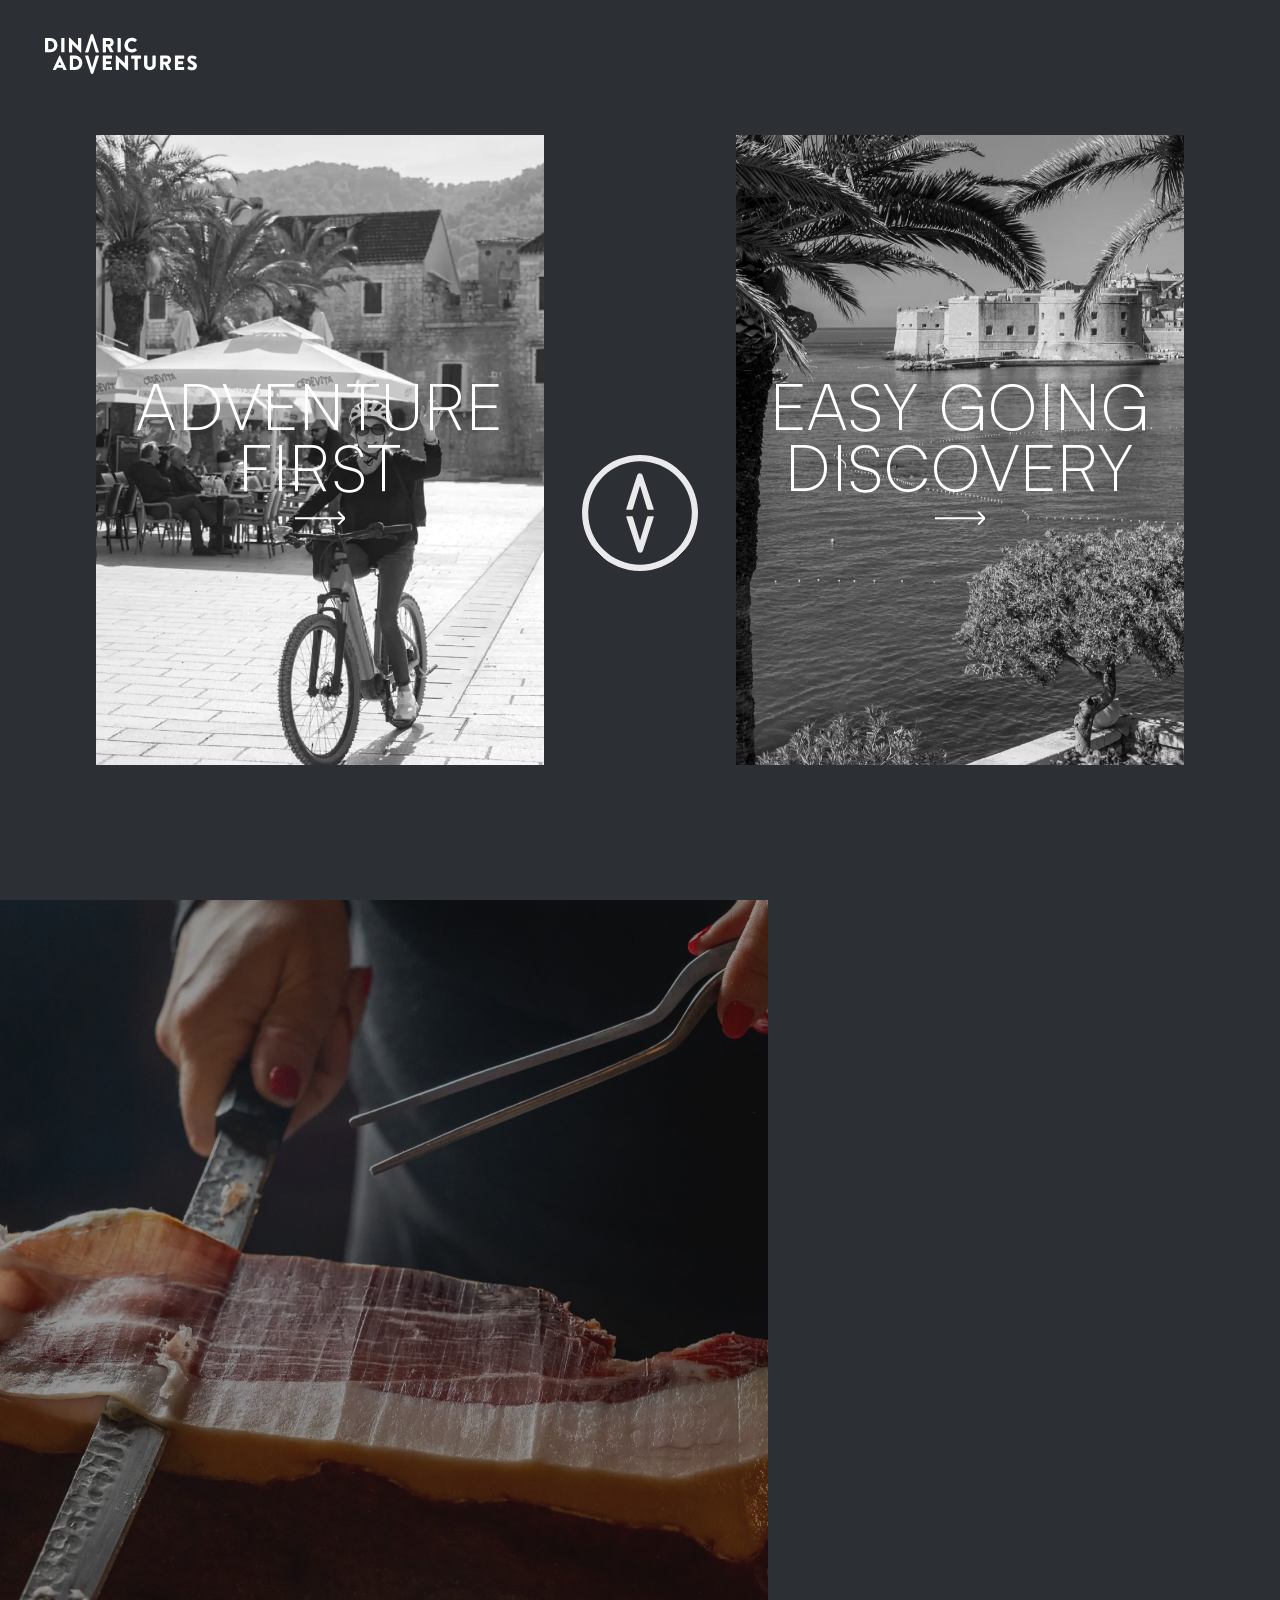
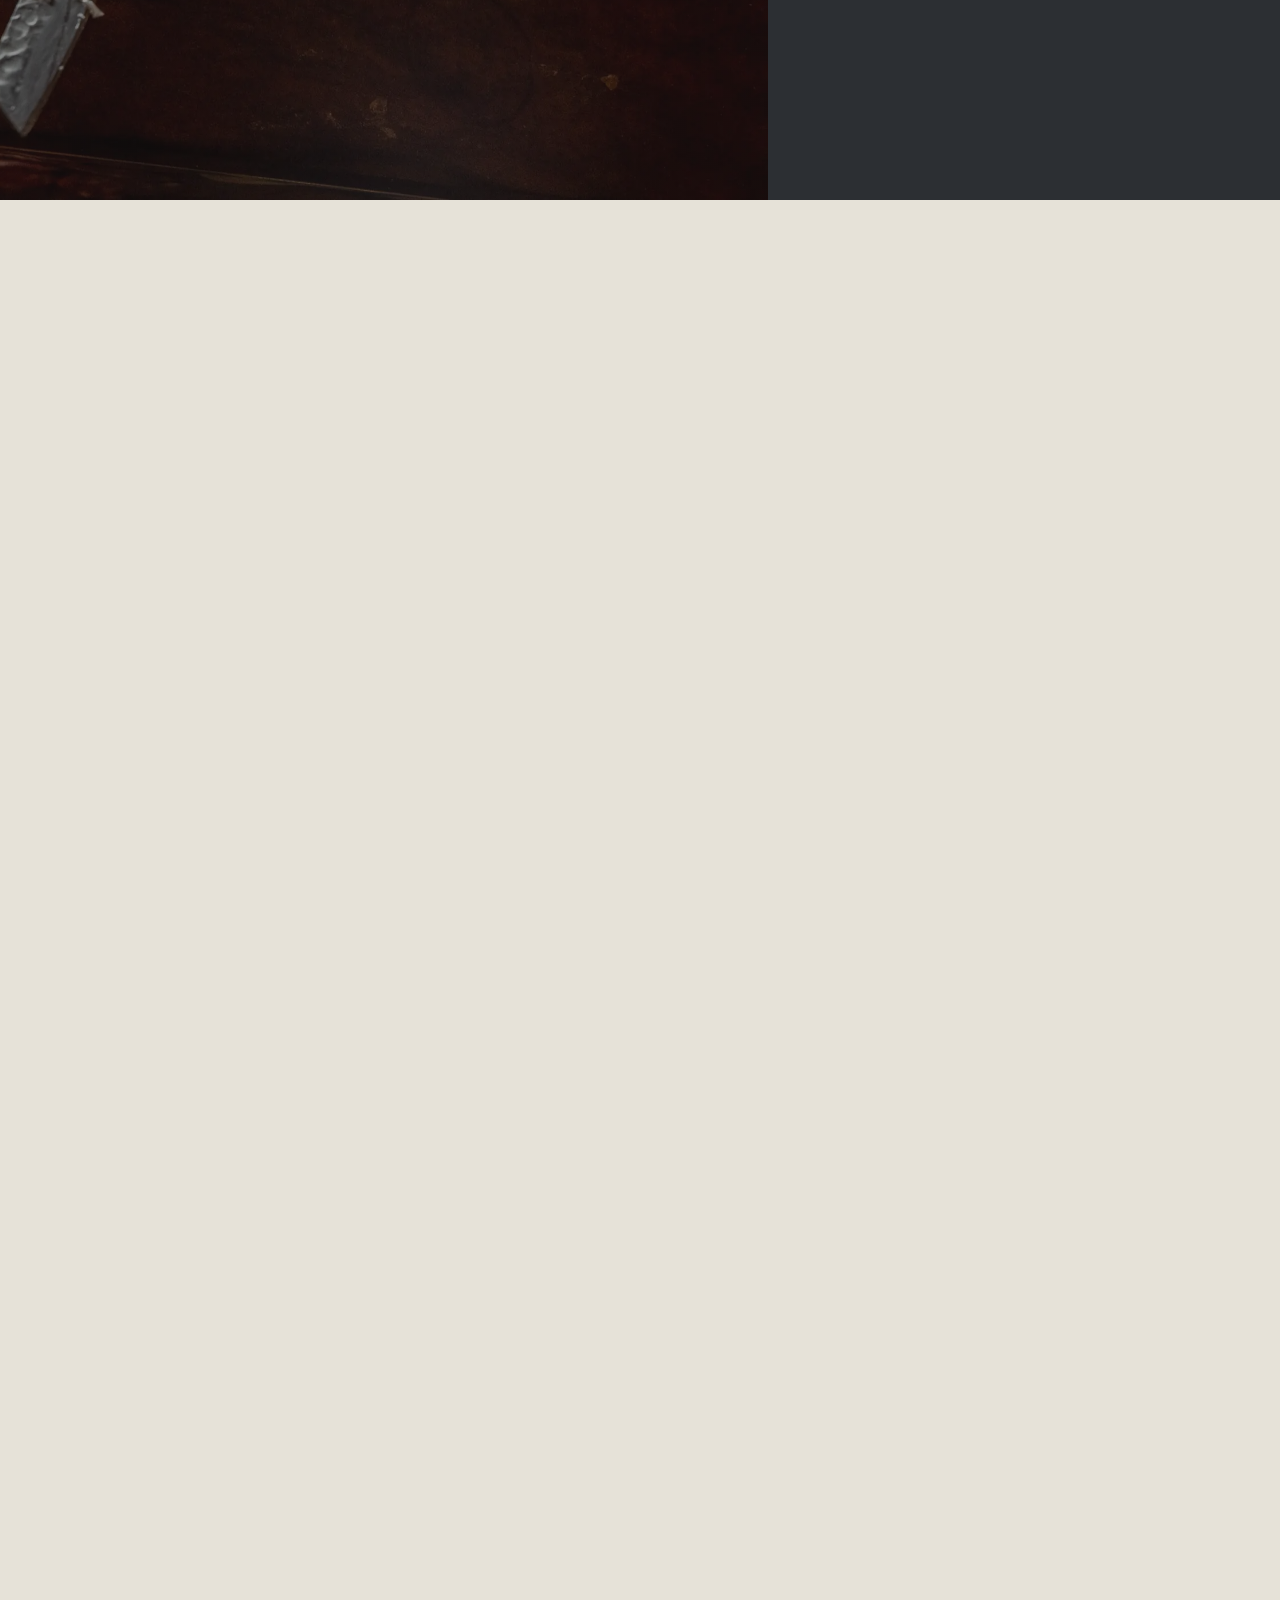
<file: index.html>
<!DOCTYPE html>
<html lang="en-US" class="no-js">


<meta http-equiv="content-type" content="text/html;charset=UTF-8" />
<head>
<meta http-equiv="content-type" content="text/html;charset=UTF-8" />
  <meta http-equiv="ScreenOrientation" content="autoRotate:disabled">
  <meta name="viewport" content="width=device-width, initial-scale=1.0">
  <meta http-equiv="X-UA-Compatible" content="IE=edge">
  <title>Lorem Ipsum Dolor Sit Amet</title>
  <meta name="description" content="Premium journey design in lorem &amp; ipsum — curated stays, villas, private tours, signature moments, private drivers and concierge support." />
<!--Fonts Adobe-->
<link rel="preload" as="image" href="assets/images/logo-dinaric-vertical.svg" fetchpriority="high" type="image/svg+xml">
  <script>
    (function() {
      document.documentElement.className = 'js';
    })();
  </script>
<meta name='robots' content='index, follow, max-image-preview:large, max-snippet:-1, max-video-preview:-1' />




<style id='wp-img-auto-sizes-contain-inline-css' type='text/css'>
img:is([sizes=auto i],[sizes^="auto," i]){contain-intrinsic-size:3000px 1500px}
/*# sourceURL=wp-img-auto-sizes-contain-inline-css */
</style>
<style id='classic-theme-styles-inline-css' type='text/css'>
/*! This file is auto-generated */
.wp-block-button__link{color:#fff;background-color:#32373c;border-radius:9999px;box-shadow:none;text-decoration:none;padding:calc(.667em + 2px) calc(1.333em + 2px);font-size:1.125em}.wp-block-file__button{background:#32373c;color:#fff;text-decoration:none}
/*# sourceURL=/wp-includes/css/classic-themes.min.css */
</style>
<link rel='stylesheet' id='swiper-css' href='assets/css/swiper-bundle.min.css' type='text/css' media='all' />
<link rel='stylesheet' id='aos-css' href='assets/css/aos.css' type='text/css' media='all' />
<link rel='stylesheet' id='fancybox-css' href='assets/css/fancybox.css' type='text/css' media='all' />
<link rel='stylesheet' id='flatpickr-css' href='assets/css/flatpickr.min.css' type='text/css' media='all' />
<link rel='stylesheet' id='theme-css-css' href='assets/css/theme.css' type='text/css' media='all' />
<link rel='stylesheet' id='brand-fonts-css' href='assets/css/brand-fonts.css' type='text/css' media='all' />
<link rel='stylesheet' id='brand-theme-css' href='assets/css/brand-theme.css' type='text/css' media='all' />
<link rel='stylesheet' id='mode-selector-css' href='assets/css/mode-selector.css' type='text/css' media='all' />
<script type="text/javascript" fetchpriority="high" src="assets/js/jquery.min.js" id="jquery-js"></script>
<script type="text/javascript" defer src="assets/js/flatpickr.min.js" id="flatpickr-js"></script>
<script type="text/javascript" src="assets/js/swiper-bundle.min.js" id="swiper-js"></script>
<link rel="icon" href="assets/images/logo-dinaric-vertical.svg" sizes="32x32" type="image/svg+xml" />
<link rel="icon" href="assets/images/logo-dinaric-vertical.svg" sizes="192x192" type="image/svg+xml" />
<link rel="apple-touch-icon" href="assets/images/logo-dinaric-vertical.svg" />
<meta name="msapplication-TileImage" content="assets/images/logo-dinaric-vertical.svg" />
		<style type="text/css" id="wp-custom-css">
			/* #dialog-enquire #enquire-close {
position: absolute;
right: 50px;
top: 50px;
background-color: transparent;
border: none;
padding: 0px;
cursor: pointer;
z-index: 1;
} */
.thank_signature {
	text-align: center;
	font-family: "Satoshi", sans-serif!important;
	color: #B89A6A!important;
	font-size: 70px!important;
}

@media(max-width: 768px) {
	.thank_signature {
		font-size: 55px!important;
	}
}

#destination .wrapper .heading-wrappers .post-title {
	transition: all 1s ease-in-out;
}
#home_tours .pagination .progressbar-background{
	transition: width 1s ease-in-out!important;

}


#destination_page_featured {
	background-size:  cover;
}


.single-portfolio #portfolio_about .wrapper .floating-marquee .wrapperRollingText .rollingText {
	font-size: clamp(3.4375rem, calc(-4.625rem + 35.8333vw), 16.875rem);align-content}


.flatpickr-time input {
	font-size: 21px !important;
}

#newsletter_form {
	display: none;
}

/* #fd-form-6908b935591fe2485bd018ce {
display: none !important;
} */





#wpc-filter-range-form-4592 .wpc-filters-range-wrapper .wpc-filters-range-column.wpc-filters-range-min-column,
#wpc-filter-range-form-4592 .wpc-filters-range-wrapper .wpc-filters-range-column.wpc-filters-range-max-column {
	input {border: 0};
}
#newsletter_form p {
	font-family: "Satoshi", sans-serif;
}

fieldset.hidden-fields-container {
	border: none;
	padding: 0;
}

.page-template-tmpl_accommodation #resort-list .wrapper .front_filters .filter-set dialog#dialog-filter {
	height: 100%;
}

.page-template-tmpl_accommodation #resort-list .wrapper .front_filters .filter-set dialog#dialog-filter form .d-flex-form {
	height: calc(100vh - 150px - 2em);
}

body {
	-webkit-overflow-scrolling: touch;
}

/* .safari.keyboard .swiper-service dialog[open] {
bottom: 270px;
} */


body.single-resort #ask-your-concierge[data-villas] .inner-content .col-2 .col-left .signature {
	transform: translate(-45%, -50%) !important;
}

.grecaptcha-badge {
	display: none !important;
}


body.single-resort #ask-your-concierge[data-villas] {
		--text-clr: #2C2F33!important;
}

				</style>
		<style id='global-styles-inline-css' type='text/css'>
:root{--wp--preset--aspect-ratio--square: 1;--wp--preset--aspect-ratio--4-3: 4/3;--wp--preset--aspect-ratio--3-4: 3/4;--wp--preset--aspect-ratio--3-2: 3/2;--wp--preset--aspect-ratio--2-3: 2/3;--wp--preset--aspect-ratio--16-9: 16/9;--wp--preset--aspect-ratio--9-16: 9/16;--wp--preset--color--black: #000000;--wp--preset--color--cyan-bluish-gray: #abb8c3;--wp--preset--color--white: #ffffff;--wp--preset--color--pale-pink: #f78da7;--wp--preset--color--vivid-red: #cf2e2e;--wp--preset--color--luminous-vivid-orange: #ff6900;--wp--preset--color--luminous-vivid-amber: #fcb900;--wp--preset--color--light-green-cyan: #7bdcb5;--wp--preset--color--vivid-green-cyan: #00d084;--wp--preset--color--pale-cyan-blue: #8ed1fc;--wp--preset--color--vivid-cyan-blue: #0693e3;--wp--preset--color--vivid-purple: #9b51e0;--wp--preset--gradient--vivid-cyan-blue-to-vivid-purple: linear-gradient(135deg,rgb(6,147,227) 0%,rgb(155,81,224) 100%);--wp--preset--gradient--light-green-cyan-to-vivid-green-cyan: linear-gradient(135deg,rgb(122,220,180) 0%,rgb(0,208,130) 100%);--wp--preset--gradient--luminous-vivid-amber-to-luminous-vivid-orange: linear-gradient(135deg,rgb(252,185,0) 0%,rgb(255,105,0) 100%);--wp--preset--gradient--luminous-vivid-orange-to-vivid-red: linear-gradient(135deg,rgb(255,105,0) 0%,rgb(207,46,46) 100%);--wp--preset--gradient--very-light-gray-to-cyan-bluish-gray: linear-gradient(135deg,rgb(238,238,238) 0%,rgb(169,184,195) 100%);--wp--preset--gradient--cool-to-warm-spectrum: linear-gradient(135deg,rgb(74,234,220) 0%,rgb(151,120,209) 20%,rgb(207,42,186) 40%,rgb(238,44,130) 60%,rgb(251,105,98) 80%,rgb(254,248,76) 100%);--wp--preset--gradient--blush-light-purple: linear-gradient(135deg,rgb(255,206,236) 0%,rgb(152,150,240) 100%);--wp--preset--gradient--blush-bordeaux: linear-gradient(135deg,rgb(254,205,165) 0%,rgb(254,45,45) 50%,rgb(107,0,62) 100%);--wp--preset--gradient--luminous-dusk: linear-gradient(135deg,rgb(255,203,112) 0%,rgb(199,81,192) 50%,rgb(65,88,208) 100%);--wp--preset--gradient--pale-ocean: linear-gradient(135deg,rgb(255,245,203) 0%,rgb(182,227,212) 50%,rgb(51,167,181) 100%);--wp--preset--gradient--electric-grass: linear-gradient(135deg,rgb(202,248,128) 0%,rgb(113,206,126) 100%);--wp--preset--gradient--midnight: linear-gradient(135deg,rgb(2,3,129) 0%,rgb(40,116,252) 100%);--wp--preset--font-size--small: 13px;--wp--preset--font-size--medium: 20px;--wp--preset--font-size--large: 36px;--wp--preset--font-size--x-large: 42px;--wp--preset--spacing--20: 0.44rem;--wp--preset--spacing--30: 0.67rem;--wp--preset--spacing--40: 1rem;--wp--preset--spacing--50: 1.5rem;--wp--preset--spacing--60: 2.25rem;--wp--preset--spacing--70: 3.38rem;--wp--preset--spacing--80: 5.06rem;--wp--preset--shadow--natural: 6px 6px 9px rgba(0, 0, 0, 0.2);--wp--preset--shadow--deep: 12px 12px 50px rgba(0, 0, 0, 0.4);--wp--preset--shadow--sharp: 6px 6px 0px rgba(0, 0, 0, 0.2);--wp--preset--shadow--outlined: 6px 6px 0px -3px rgb(255, 255, 255), 6px 6px rgb(0, 0, 0);--wp--preset--shadow--crisp: 6px 6px 0px rgb(0, 0, 0);}:where(.is-layout-flex){gap: 0.5em;}:where(.is-layout-grid){gap: 0.5em;}body .is-layout-flex{display: flex;}.is-layout-flex{flex-wrap: wrap;align-items: center;}.is-layout-flex > :is(*, div){margin: 0;}body .is-layout-grid{display: grid;}.is-layout-grid > :is(*, div){margin: 0;}:where(.wp-block-columns.is-layout-flex){gap: 2em;}:where(.wp-block-columns.is-layout-grid){gap: 2em;}:where(.wp-block-post-template.is-layout-flex){gap: 1.25em;}:where(.wp-block-post-template.is-layout-grid){gap: 1.25em;}.has-black-color{color: var(--wp--preset--color--black) !important;}.has-cyan-bluish-gray-color{color: var(--wp--preset--color--cyan-bluish-gray) !important;}.has-white-color{color: var(--wp--preset--color--white) !important;}.has-pale-pink-color{color: var(--wp--preset--color--pale-pink) !important;}.has-vivid-red-color{color: var(--wp--preset--color--vivid-red) !important;}.has-luminous-vivid-orange-color{color: var(--wp--preset--color--luminous-vivid-orange) !important;}.has-luminous-vivid-amber-color{color: var(--wp--preset--color--luminous-vivid-amber) !important;}.has-light-green-cyan-color{color: var(--wp--preset--color--light-green-cyan) !important;}.has-vivid-green-cyan-color{color: var(--wp--preset--color--vivid-green-cyan) !important;}.has-pale-cyan-blue-color{color: var(--wp--preset--color--pale-cyan-blue) !important;}.has-vivid-cyan-blue-color{color: var(--wp--preset--color--vivid-cyan-blue) !important;}.has-vivid-purple-color{color: var(--wp--preset--color--vivid-purple) !important;}.has-black-background-color{background-color: var(--wp--preset--color--black) !important;}.has-cyan-bluish-gray-background-color{background-color: var(--wp--preset--color--cyan-bluish-gray) !important;}.has-white-background-color{background-color: var(--wp--preset--color--white) !important;}.has-pale-pink-background-color{background-color: var(--wp--preset--color--pale-pink) !important;}.has-vivid-red-background-color{background-color: var(--wp--preset--color--vivid-red) !important;}.has-luminous-vivid-orange-background-color{background-color: var(--wp--preset--color--luminous-vivid-orange) !important;}.has-luminous-vivid-amber-background-color{background-color: var(--wp--preset--color--luminous-vivid-amber) !important;}.has-light-green-cyan-background-color{background-color: var(--wp--preset--color--light-green-cyan) !important;}.has-vivid-green-cyan-background-color{background-color: var(--wp--preset--color--vivid-green-cyan) !important;}.has-pale-cyan-blue-background-color{background-color: var(--wp--preset--color--pale-cyan-blue) !important;}.has-vivid-cyan-blue-background-color{background-color: var(--wp--preset--color--vivid-cyan-blue) !important;}.has-vivid-purple-background-color{background-color: var(--wp--preset--color--vivid-purple) !important;}.has-black-border-color{border-color: var(--wp--preset--color--black) !important;}.has-cyan-bluish-gray-border-color{border-color: var(--wp--preset--color--cyan-bluish-gray) !important;}.has-white-border-color{border-color: var(--wp--preset--color--white) !important;}.has-pale-pink-border-color{border-color: var(--wp--preset--color--pale-pink) !important;}.has-vivid-red-border-color{border-color: var(--wp--preset--color--vivid-red) !important;}.has-luminous-vivid-orange-border-color{border-color: var(--wp--preset--color--luminous-vivid-orange) !important;}.has-luminous-vivid-amber-border-color{border-color: var(--wp--preset--color--luminous-vivid-amber) !important;}.has-light-green-cyan-border-color{border-color: var(--wp--preset--color--light-green-cyan) !important;}.has-vivid-green-cyan-border-color{border-color: var(--wp--preset--color--vivid-green-cyan) !important;}.has-pale-cyan-blue-border-color{border-color: var(--wp--preset--color--pale-cyan-blue) !important;}.has-vivid-cyan-blue-border-color{border-color: var(--wp--preset--color--vivid-cyan-blue) !important;}.has-vivid-purple-border-color{border-color: var(--wp--preset--color--vivid-purple) !important;}.has-vivid-cyan-blue-to-vivid-purple-gradient-background{background: var(--wp--preset--gradient--vivid-cyan-blue-to-vivid-purple) !important;}.has-light-green-cyan-to-vivid-green-cyan-gradient-background{background: var(--wp--preset--gradient--light-green-cyan-to-vivid-green-cyan) !important;}.has-luminous-vivid-amber-to-luminous-vivid-orange-gradient-background{background: var(--wp--preset--gradient--luminous-vivid-amber-to-luminous-vivid-orange) !important;}.has-luminous-vivid-orange-to-vivid-red-gradient-background{background: var(--wp--preset--gradient--luminous-vivid-orange-to-vivid-red) !important;}.has-very-light-gray-to-cyan-bluish-gray-gradient-background{background: var(--wp--preset--gradient--very-light-gray-to-cyan-bluish-gray) !important;}.has-cool-to-warm-spectrum-gradient-background{background: var(--wp--preset--gradient--cool-to-warm-spectrum) !important;}.has-blush-light-purple-gradient-background{background: var(--wp--preset--gradient--blush-light-purple) !important;}.has-blush-bordeaux-gradient-background{background: var(--wp--preset--gradient--blush-bordeaux) !important;}.has-luminous-dusk-gradient-background{background: var(--wp--preset--gradient--luminous-dusk) !important;}.has-pale-ocean-gradient-background{background: var(--wp--preset--gradient--pale-ocean) !important;}.has-electric-grass-gradient-background{background: var(--wp--preset--gradient--electric-grass) !important;}.has-midnight-gradient-background{background: var(--wp--preset--gradient--midnight) !important;}.has-small-font-size{font-size: var(--wp--preset--font-size--small) !important;}.has-medium-font-size{font-size: var(--wp--preset--font-size--medium) !important;}.has-large-font-size{font-size: var(--wp--preset--font-size--large) !important;}.has-x-large-font-size{font-size: var(--wp--preset--font-size--x-large) !important;}
/*# sourceURL=global-styles-inline-css */
</style>
</head>

<body data-mode-selector-autostart="true" class="home wp-singular page-template page-template-tmpl_home page-template-tmpl_home-php page page-id-1388 mode-selector-open mode-selector-forced">
  <!-- Pre-paint mode bootstrap: must run inline before overlay markup to avoid first-load flicker when a saved/shared view exists. -->
  <script>
    (function () {
      var key = 'view';
      var validViews = ['adventure', 'discovery'];
      var isValid = function (value) {
        return validViews.indexOf(value) > -1;
      };

      try {
        var queryView = null;
        try {
          queryView = new URLSearchParams(window.location.search).get(key);
        } catch (error) {
          queryView = null;
        }
        queryView = isValid(queryView) ? queryView : null;

        var storedView = localStorage.getItem(key);
        storedView = isValid(storedView) ? storedView : null;

        var view = queryView || storedView;
        if (view) {
          if (queryView) {
            localStorage.setItem(key, queryView);
          }
          document.body.classList.remove('mode-selector-open', 'mode-selector-forced');
          document.body.classList.add('mode-selector-skip-autostart', 'view-' + view);
          document.body.dataset.view = view;
        }
      } catch (error) {
        /* localStorage may be unavailable in private/restricted contexts */
      }
    })();
  </script>
  <div id="mode-selector-overlay" aria-label="Website mode selector">
    <section class="mode-selector-services">
      <div class="services_wrapper">
        <div class="service">
          <a href="#placeholder" data-mode-option="adventure">
            <h2 data-animate-heading>
              ADVENTURE FIRST            <svg xmlns="http://www.w3.org/2000/svg" width="50.987" height="14.208" viewBox="0 0 50.987 14.208">
                <g id="Group_2492" data-name="Group 2492" transform="translate(-1143 -7586.331)">
                  <g id="Icon_feather-arrow-right" data-name="Icon feather-arrow-right" transform="translate(1164.072 7575.435)">
                    <path id="Path_1604" data-name="Path 1604" d="M7.5,18H57.073" transform="translate(-28.573)" fill="none" stroke="#fff" stroke-linejoin="round" stroke-width="2" />
                    <path id="Path_1605" data-name="Path 1605" d="M18,7.5l6.4,6.4-6.4,6.4" transform="translate(4.103 4.103)" fill="none" stroke="#fff" stroke-width="2" />
                  </g>
                </g>
              </svg>
            </h2>
            <img width="1012" height="675" src="assets/images/dinaric-pool/img-133.webp" class="attachment-large size-large" alt="Lorem Ipsum" decoding="async" srcset="assets/images/dinaric-pool/img-133.webp 1012w, assets/images/dinaric-pool/img-131.webp 500w, assets/images/dinaric-pool/img-132.webp 768w" sizes="(max-width: 1012px) 100vw, 1012px" />
          </a>
        </div>
        <div class="service">
          <a href="#placeholder" data-mode-option="discovery">
            <h2 data-animate-heading>
              EASY GOING DISCOVERY            <svg xmlns="http://www.w3.org/2000/svg" width="50.987" height="14.208" viewBox="0 0 50.987 14.208">
                <g id="Group_2492" data-name="Group 2492" transform="translate(-1143 -7586.331)">
                  <g id="Icon_feather-arrow-right" data-name="Icon feather-arrow-right" transform="translate(1164.072 7575.435)">
                    <path id="Path_1604" data-name="Path 1604" d="M7.5,18H57.073" transform="translate(-28.573)" fill="none" stroke="#fff" stroke-linejoin="round" stroke-width="2" />
                    <path id="Path_1605" data-name="Path 1605" d="M18,7.5l6.4,6.4-6.4,6.4" transform="translate(4.103 4.103)" fill="none" stroke="#fff" stroke-width="2" />
                  </g>
                </g>
              </svg>
            </h2>
            <img width="1012" height="675" src="assets/images/dinaric-pool/img-018.webp" class="attachment-large size-large" alt="Lorem Ipsum" decoding="async" srcset="assets/images/dinaric-pool/img-018.webp 1012w, assets/images/dinaric-pool/img-016.webp 500w, assets/images/dinaric-pool/img-017.webp 768w" sizes="(max-width: 1012px) 100vw, 1012px" />
          </a>
        </div>
      </div>
    </section>
    <div class="mode-selector-compass" aria-hidden="true">
      <img src="assets/images/mode-selector/compass-arrow.svg" alt="">
    </div>
    <button id="mode-selector-close" class="mode-selector-close is-active" type="button" aria-label="Close mode selector">
      <span class="line"></span>
      <span class="line"></span>
      <span class="line"></span>
    </button>
  </div>
  

  <!-- <div class="site"> -->
      <header class="site-header">
      <div class="header_wrapper">
    <div class="wrapper">
          <div class="header_right mobile-menu-button-wrapper">
        <div class="menu_button_wrapper">
          <button class="menu_button" id="hamburger" aria-label="nav-menu">
            <span class="line"></span>
            <span class="line"></span>
            <span class="line"></span>
          </button>
        </div>
      </div>
      <div class="header_left">
        <a href="#placeholder" class="logo-wrapper">
          <img class="logo-img" src="assets/images/logo-dinaric-vertical.svg" alt="Lorem Logo" width="140" height="66">
        </a>
              </div>
          <div class="header_right">
        
        <div class="menu_button_wrapper">
          <button class="menu_button" id="hamburger" aria-label="nav-menu">
            <span class="line"></span>
            <span class="line"></span>
            <span class="line"></span>
          </button>
        </div>
        <button id="mode-selector-open" class="header-book mode-selector-trigger" type="button" aria-label="Open mode selector">
          <img class="mode-selector-trigger__icon" src="assets/images/mode-selector/mode-selector-trigger.svg" alt="" aria-hidden="true">
        </button>
      </div>
        </div>
  </div>
  <div class="headermenu">
    <div id="menu-image-container">
      <div class="default-bg" style="background-image: url('assets/images/dinaric-pool/img-015.webp');"></div>
    </div>

    <div class="menu-left">
      <div class="menu-navigation-main-menu-container"><ul id="menu-navigation-main-menu" class="menu"><li id="menu-item-1974" class="menu-item menu-item-type-post_type menu-item-object-page menu-item-1974"><a href="#placeholder">Lorem Ipsum &#038; Dolor Sit<div class="item_image" data-image="assets/images/dinaric-pool/img-129.webp"></div></a></li>
<li id="menu-item-1929" class="menu-item menu-item-type-post_type menu-item-object-page menu-item-1929"><a href="#placeholder">Amet Consectetur &#038; Adipiscing Elit<div class="item_image" data-image="assets/images/dinaric-pool/img-071.webp"></div></a></li>
<li id="menu-item-2470" class="menu-item menu-item-type-post_type menu-item-object-page menu-item-2470"><a href="#placeholder">Sed Do &#038; Eiusmod Tempor<div class="item_image" data-image="assets/images/dinaric-pool/img-147.webp"></div></a></li>
<li id="menu-item-2411" class="menu-item menu-item-type-post_type menu-item-object-page menu-item-2411"><a href="#placeholder">Incididunt &#038; Ut Labore<div class="item_image" data-image="assets/images/dinaric-pool/img-019.webp"></div></a></li>
<li id="menu-item-11080" class="menu-item menu-item-type-post_type menu-item-object-page menu-item-11080"><a href="#placeholder">Dolore Magna Aliqua<div class="item_image" data-image="assets/images/dinaric-pool/img-130.webp"></div></a></li>
<li id="menu-item-2003" class="menu-item menu-item-type-post_type menu-item-object-page menu-item-2003"><a href="#placeholder">Ut Enim Ad Minim<div class="item_image" data-image="assets/images/dinaric-pool/img-003.webp"></div></a></li>
</ul></div>    </div>
    <div class="menu-right">
      <div class="menu-navigation-main-menu-container"><ul id="menu-navigation-main-menu-1" class="menu"><li class="menu-item menu-item-type-post_type menu-item-object-page menu-item-1974"><a href="#placeholder">Lorem Ipsum &#038; Dolor Sit</a></li>
<li class="menu-item menu-item-type-post_type menu-item-object-page menu-item-1929"><a href="#placeholder">Amet Consectetur &#038; Adipiscing Elit</a></li>
<li class="menu-item menu-item-type-post_type menu-item-object-page menu-item-2470"><a href="#placeholder">Sed Do &#038; Eiusmod Tempor</a></li>
<li class="menu-item menu-item-type-post_type menu-item-object-page menu-item-2411"><a href="#placeholder">Incididunt &#038; Ut Labore</a></li>
<li class="menu-item menu-item-type-post_type menu-item-object-page menu-item-11080"><a href="#placeholder">Dolore Magna Aliqua</a></li>
<li class="menu-item menu-item-type-post_type menu-item-object-page menu-item-2003"><a href="#placeholder">Ut Enim Ad Minim</a></li>
</ul></div>      <div class="menu-navigation-secondary-menu-container"><ul id="menu-navigation-secondary-menu" class="menu"><li id="menu-item-3485" class="menu-item menu-item-type-post_type menu-item-object-page menu-item-3485"><a href="#placeholder">Lorem Ipsum</a></li>
<li id="menu-item-4380" class="menu-item menu-item-type-post_type menu-item-object-page menu-item-4380"><a href="#placeholder">Dolor Sit</a></li>
<li id="menu-item-1933" class="menu-item menu-item-type-post_type menu-item-object-page menu-item-1933"><a href="#placeholder">Amet Elit</a></li>
<li id="menu-item-1932" class="menu-item menu-item-type-post_type menu-item-object-page menu-item-1932"><a href="#placeholder">Consectetur</a></li>
</ul></div>      <div class="menu-right-bottom">
        <div class="menu-contact">
                      <a href="#placeholder" target="_blank">Lorem.
              Phone Placeholder</a>
                                <a href="#placeholder" target="_blank">E.
              Email Placeholder</a>
                  </div>
        <div class="menu-socials">
          <a class="link" data-social-text href="#placeholder" target="_blank" aria-label="Instagram">
            <span class="social-icon social-icon-instagram" aria-hidden="true"></span>
            <span class="screen-reader-text">Instagram</span>
          </a>
          <a class="link" data-social-text href="#placeholder" target="_blank" aria-label="LinkedIn">
            <span class="social-icon social-icon-linkedin" aria-hidden="true"></span>
            <span class="screen-reader-text">LinkedIn</span>
          </a>
        </div>
      </div>
    </div>
  </div>
  </div>
  </header>

  <!-- Share Icon Start -->
    <!-- Share Icon End -->

  
  <div id="smooth-wrapper" class="site-content">
    <div id="smooth-content" class="primary content-area" style="padding-top: 1px; margin-top: -1px;">
<main id="main" class="site-main">
    <section id="home_featured">
  
                <div class="featured_background">
        <!--
        <video
          src="#placeholder-video"
          playsinline
          autoplay
          muted
          loop
          poster="assets/images/dinaric-pool/img-046.webp">
        </video>
        -->
        <img class="featured-media-image" src="assets/images/dinaric-pool/img-046.webp" alt="Featured background" loading="eager" fetchpriority="high">
            <div class="title">
        <h1 data-animate-heading>LOREM IPSUM<br>DOLOR SIT</h1>
      </div>

      <div class="link_url" data-aos="zoom-in" data-aos-duration="1200" data-aos-once="true">
        <a id="inspire-BtnOpen" class="inspire-open btn btn-white" data-aos="custom" data-aos-once="true" href="#placeholder">
          LOREM IPSUM DOLOR          <span class="left_brd"></span>
          <span class="right_brd"></span>
          <span class="top_brd"></span>
          <span class="bottom_brd"></span>
        </a>
      </div>
      </div>


    </section><section id="home_about">
      <div class="home_about_wrapper">
      <div class="image" data-aos="custom">
                  <img width="1280" height="1920" src="assets/images/dinaric-pool/img-150.webp" class="home-about-img" alt="Lorem Ipsum" decoding="async" fetchpriority="high" srcset="assets/images/dinaric-pool/img-150.webp 1280w" sizes="(max-width: 1280px) 100vw, 1280px" />              </div>
      <div class="info">
        <div class="title">
          <h2 data-animate-heading>LOREM IPSUM.<br>DOLOR SIT.</h2>
        </div>
        <div class="text" data-aos="fade-up" data-aos-duration="1200" data-aos-delay="500" data-aos-once="true">
          <p>Lorem ipsum dolor sit amet, consectetur adipiscing elit, sed do eiusmod tempor incididunt ut labore et dolore magna aliqua. Ut enim ad minim veniam, quis nostrud exercitation ullamco laboris nisi ut aliquip ex ea commodo consequat.</p>
          <a href="#placeholder" class="arrow_link white">
            <span>
              lorem ipsum              <svg xmlns="http://www.w3.org/2000/svg" width="50.987" height="14.208" viewBox="0 0 50.987 14.208">
                <g id="Group_2492" data-name="Group 2492" transform="translate(-1143 -7586.331)">
                  <g id="Icon_feather-arrow-right" data-name="Icon feather-arrow-right" transform="translate(1164.072 7575.435)">
                    <path id="Path_1604" data-name="Path 1604" d="M7.5,18H57.073" transform="translate(-28.573)" fill="none" stroke="#fff" stroke-linejoin="round" stroke-width="2"/>
                    <path id="Path_1605" data-name="Path 1605" d="M18,7.5l6.4,6.4-6.4,6.4" transform="translate(4.103 4.103)" fill="none" stroke="#fff" stroke-width="2"/>
                  </g>
                </g>
              </svg>
            </span>
          </a>
        </div>
      </div>
    </div>
  </section>
<section id="home_agents">
      <div class="home_agents">
      <div class="agent_left" data-speed="clamp(1.3)">
                  <img width="683" height="1024" src="assets/images/dinaric-pool/img-006.webp" class="agent-left-img" alt="Lorem Ipsum" data-aos="zoom-in" data-aos-duration="1500" data-aos-once="true" decoding="async" srcset="assets/images/dinaric-pool/img-006.webp 683w, assets/images/dinaric-pool/img-005.webp 333w, assets/images/dinaric-pool/img-007.webp 768w, assets/images/dinaric-pool/img-004.webp 1024w, assets/images/dinaric-pool/img-008.webp 1280w" sizes="(max-width: 683px) 100vw, 683px" />          <span>Lorem Ipsum</span>
              </div>

      <div class="info" data-aos="zoom-out" data-aos-duration="1500" data-aos-delay="200" data-aos-once="true">
        <div class="title">
          <h2 class="h1">LOREM IPSUM<br>DOLOR SIT AMET</h2>
        </div>
        <div class="text">
          <p>Lorem ipsum dolor sit amet, consectetur adipiscing elit, sed do eiusmod tempor incididunt ut labore et dolore magna aliqua. Ut enim ad minim veniam, quis nostrud exercitation ullamco laboris nisi ut aliquip ex ea commodo consequat.</p>
        </div>
      </div>

      <div class="agent_right" data-speed="clamp(1.3)">
                  <img width="683" height="1024" src="assets/images/dinaric-pool/img-003.webp" class="agent-right-img" alt="Lorem Ipsum" data-aos="zoom-in" data-aos-duration="1500" data-aos-once="true" decoding="async" srcset="assets/images/dinaric-pool/img-003.webp 683w, assets/images/dinaric-pool/img-002.webp 333w, assets/images/dinaric-pool/img-004.webp 768w, assets/images/dinaric-pool/img-001.webp 1024w, assets/images/dinaric-pool/img-005.webp 1280w" sizes="(max-width: 683px) 100vw, 683px" />          <span>Dolor Sit</span>
              </div>
    </div>
  </section>
            <section id="timeless" data-hide-elements data-disable-timeless-animation="true" data-timeless-history-only="true">
                                          <div id="history" class="history wrapper">
               <div class="top-wrapper">
                  <div class="stacking-content">
                                             <h3 data-swiper-index="0" class="active">
                           LOREM ORIGINS                        </h3>
                                             <h3 data-swiper-index="1" class="">
                           IPSUM LAND                        </h3>
                                             <h3 data-swiper-index="2" class="">
                           DOLOR IDENTITY                        </h3>
                                             <h3 data-swiper-index="3" class="">
                           SIT AMET SOUL                        </h3>
                                             <h3 data-swiper-index="4" class="">
                           CONSECTETUR ELIT                        </h3>
                                       </div>
                  <div data-aos="fade-left" data-aos-duration="1300" class="swiper-pagination"></div>
               </div>
               <div class="swiper customSwiper">
                  <div class="swiper-wrapper">
                                             <div class="swiper-slide">
                           <img width="1024" height="682" src="assets/images/dinaric-pool/img-081.webp" class="attachment-large size-large" alt="Lorem Ipsum" decoding="async" />                        </div>
                                             <div class="swiper-slide">
                           <img width="1024" height="579" src="assets/images/dinaric-pool/img-102.webp" class="attachment-large size-large" alt="Lorem Ipsum" decoding="async" />                        </div>
                                             <div class="swiper-slide">
                           <img width="1024" height="576" src="assets/images/dinaric-pool/img-046.webp" class="attachment-large size-large" alt="Lorem Ipsum" decoding="async" />                        </div>
                                             <div class="swiper-slide">
                           <img width="1000" height="667" src="assets/images/dinaric-pool/img-115.webp" class="attachment-large size-large" alt="Lorem Ipsum" decoding="async" />                        </div>
                                             <div class="swiper-slide">
                           <img width="1024" height="683" src="assets/images/dinaric-pool/img-120.webp" class="attachment-large size-large" alt="Lorem Ipsum" decoding="async" />                        </div>
                                       </div>
               </div>
               <div class="content" data-aos="fade-up" data-aos-duration="1300">
                  <div class="stacking-content">
                                             <div data-swiper-index="0" class="active">
                           <p data-start="2874" data-end="3176">Lorem ipsum dolor sit amet, consectetur adipiscing elit, sed do eiusmod tempor incididunt ut labore et dolore magna aliqua.</p>
                        </div>
                                             <div data-swiper-index="1" class="">
                           <p data-start="3205" data-end="3493">Ut enim ad minim veniam, quis nostrud exercitation ullamco laboris nisi ut aliquip ex ea commodo consequat.</p>
                        </div>
                                             <div data-swiper-index="2" class="">
                           <p data-start="3528" data-end="3797">Duis aute irure dolor in reprehenderit in voluptate velit esse cillum dolore eu fugiat nulla pariatur.</p>
                        </div>
                                             <div data-swiper-index="3" class="">
                           <p data-start="3829" data-end="4122">Excepteur sint occaecat cupidatat non proident, sunt in culpa qui officia deserunt mollit anim id est laborum.</p>
                        </div>
                                             <div data-swiper-index="4" class="">
                           <p data-start="4157" data-end="4416">Sed ut perspiciatis unde omnis iste natus error sit voluptatem accusantium doloremque laudantium.</p>
                        </div>
                                       </div>
                  <div class="navigation-buttons">
                     <div class="button-prev">
                        <svg xmlns="http://www.w3.org/2000/svg" width="189.287" height="189.074" viewBox="0 0 189.287 189.074">
                           <g id="Group_2496" data-name="Group 2496" transform="translate(1.414 1.423)">
                              <g id="Group_1571" data-name="Group 1571" transform="translate(186.481 118) rotate(150)">
                                 <g id="Group_1572" data-name="Group 1572" transform="translate(0 0)">
                                    <path id="Path_83" data-name="Path 83" d="M61.562,136.228A68.331,68.331,0,0,1,64.691,0"
                                       transform="translate(0 0)" fill="none" stroke="#fff" stroke-linecap="round"
                                       stroke-linejoin="bevel" stroke-width="2" />
                                    <path id="Path_84" data-name="Path 84"
                                       d="M0,0A64.73,64.73,0,0,1,9.264,1.4a65.782,65.782,0,0,1,9.264,2.758,68.355,68.355,0,0,1,44.124,66.7c-1.34,34.091-28.238,62.064-61.791,65.261"
                                       transform="translate(73.956 0.132)" fill="none" stroke="#fff" stroke-linecap="round"
                                       stroke-linejoin="bevel" stroke-width="2" />
                                 </g>
                              </g>
                              <g id="Icon_feather-arrow-right" data-name="Icon feather-arrow-right"
                                 transform="translate(68 87.038)">
                                 <path id="Path_1604" data-name="Path 1604" d="M57.073,18H7.5"
                                    transform="translate(-7.5 -11.603)" fill="none" stroke="#fff" stroke-linecap="round"
                                    stroke-linejoin="round" stroke-width="2" />
                                 <path id="Path_1605" data-name="Path 1605" d="M24.4,7.5,18,13.9l6.4,6.4"
                                    transform="translate(-18 -7.5)" fill="none" stroke="#fff" stroke-linecap="round"
                                    stroke-linejoin="round" stroke-width="2" />
                              </g>
                           </g>
                        </svg>
                     </div>
                     <div class="button-next">
                        <svg xmlns="http://www.w3.org/2000/svg" width="189.287" height="189.074" viewBox="0 0 189.287 189.074">
                           <g id="Group_3014" data-name="Group 3014" transform="translate(187.873 187.651) rotate(180)">
                              <g id="Group_1571" data-name="Group 1571" transform="translate(186.481 118) rotate(150)">
                                 <g id="Group_1572" data-name="Group_1572" transform="translate(0 0)">
                                    <path id="Path_83" data-name="Path 83" d="M61.562,136.228A68.331,68.331,0,0,1,64.691,0"
                                       transform="translate(0 0)" fill="none" stroke="#fff" stroke-linecap="round"
                                       stroke-linejoin="bevel" stroke-width="2" />
                                    <path id="Path_84" data-name="Path 84"
                                       d="M0,0A64.73,64.73,0,0,1,9.264,1.4a65.782,65.782,0,0,1,9.264,2.758,68.355,68.355,0,0,1,44.124,66.7c-1.34,34.091-28.238,62.064-61.791,65.261"
                                       transform="translate(73.956 0.132)" fill="none" stroke="#fff" stroke-linecap="round"
                                       stroke-linejoin="bevel" stroke-width="2" />
                                 </g>
                              </g>
                              <g id="Icon_feather-arrow-right" data-name="Icon feather-arrow-right"
                                 transform="translate(68 87.038)">
                                 <path id="Path_1604" data-name="Path 1604" d="M57.073,18H7.5"
                                    transform="translate(-7.5 -11.603)" fill="none" stroke="#fff" stroke-linecap="round"
                                    stroke-linejoin="round" stroke-width="2" />
                                 <path id="Path_1605" data-name="Path 1605" d="M24.4,7.5,18,13.9l6.4,6.4"
                                    transform="translate(-18 -7.5)" fill="none" stroke="#fff" stroke-linecap="round"
                                    stroke-linejoin="round" stroke-width="2" />
                              </g>
                           </g>
                        </svg>
                     </div>
                  </div>
               </div>
            </div>
               </section>
   <section id="all-experience-excursions" data-post="experiences" data-color="#2C2F33">
      <h2 class="section-heading" data-animate-heading>
         LOREM IPSUM EXPERIENCES
      </h2>
      <div class="swiper excursions-swiper" data-cursor-target>
         <div class="swiper-wrapper">
            <div class="swiper-slide clickable-parent">
               <div class="image-wrapper">
                  <img width="1024" height="683" src="assets/images/dinaric-pool/img-129.webp" class="attachment-large size-large" alt="Lorem Ipsum" decoding="async" />
               </div>
               <div class="excursions-info">
                  <span class="excursions-location">
                     LOREM REGION
                  </span>
                  <h3 class="excursions-name clickable-parent-heading">
                     <a href="#placeholder">Lorem Ipsum Dolor Sit Amet</a>
                  </h3>
                  <div class="truncated text">
                     Lorem ipsum dolor sit amet, consectetur adipiscing elit, sed do eiusmod tempor incididunt ut labore et dolore magna aliqua.
                  </div>
               </div>
            </div>
            <div class="swiper-slide clickable-parent">
               <div class="image-wrapper">
                  <img width="1024" height="683" src="assets/images/dinaric-pool/img-060.webp" class="attachment-large size-large" alt="Lorem Ipsum" decoding="async" />
               </div>
               <div class="excursions-info">
                  <span class="excursions-location">
                     IPSUM DISTRICT
                  </span>
                  <h3 class="excursions-name clickable-parent-heading">
                     <a href="#placeholder">Consectetur Adipiscing Elit</a>
                  </h3>
                  <div class="truncated text">
                     Ut enim ad minim veniam, quis nostrud exercitation ullamco laboris nisi ut aliquip ex ea commodo consequat.
                  </div>
               </div>
            </div>
            <div class="swiper-slide clickable-parent">
               <div class="image-wrapper">
                  <img width="1024" height="683" src="assets/images/dinaric-pool/img-082.webp" class="attachment-large size-large" alt="Lorem Ipsum" decoding="async" />
               </div>
               <div class="excursions-info">
                  <span class="excursions-location">
                     DOLOR VALLEY
                  </span>
                  <h3 class="excursions-name clickable-parent-heading">
                     <a href="#placeholder">Sed Do Eiusmod Tempor</a>
                  </h3>
                  <div class="truncated text">
                     Duis aute irure dolor in reprehenderit in voluptate velit esse cillum dolore eu fugiat nulla pariatur.
                  </div>
               </div>
            </div>
         </div>
      </div>
   </section>

<section id="home_travel_stories">
  <div class="home_travel_wrapper" data-aos="custom" data-aos-anchor-placement="top-center">
          <div class="image">
                  <img width="1024" height="685" src="assets/images/dinaric-pool/img-007.webp" class="attachment-large size-large" alt="Lorem Ipsum" decoding="async" srcset="assets/images/dinaric-pool/img-007.webp 1024w, assets/images/dinaric-pool/img-010.webp 500w, assets/images/dinaric-pool/img-011.webp 768w, assets/images/dinaric-pool/img-008.webp 1536w, assets/images/dinaric-pool/img-009.webp 2048w, assets/images/dinaric-pool/img-012.webp 1920w" sizes="(max-width: 1024px) 100vw, 1024px" />              </div>
      <div class="info" data-speed="clamp(0.8)">
        <div class="title">
          <h2>Lorem</h2>
          <span></span>
          <h2>Ipsum</h2>
        </div>
        <a href="#placeholder" class="link">Lorem Ipsum</a>
      </div>
      </div>
</section>
<section id="stories-instagram">
  <h3 class="wrapper">Lorem ipsum dolor sit amet</h3>
  <div class="swiper instagram-swiper">
    <div class="swiper-wrapper">
      <div class="swiper-slide">
        <a href="#placeholder">
          <img width="500" height="333" src="assets/images/dinaric-pool/img-001.webp" class="attachment-medium size-medium" alt="Lorem Ipsum" decoding="async" />
        </a>
      </div>
      <div class="swiper-slide">
        <a href="#placeholder">
          <img width="500" height="333" src="assets/images/dinaric-pool/img-004.webp" class="attachment-medium size-medium" alt="Lorem Ipsum" decoding="async" />
        </a>
      </div>
      <div class="swiper-slide">
        <a href="#placeholder">
          <img width="500" height="333" src="assets/images/dinaric-pool/img-006.webp" class="attachment-medium size-medium" alt="Lorem Ipsum" decoding="async" />
        </a>
      </div>
      <div class="swiper-slide">
        <a href="#placeholder">
          <img width="500" height="333" src="assets/images/dinaric-pool/img-011.webp" class="attachment-medium size-medium" alt="Lorem Ipsum" decoding="async" />
        </a>
      </div>
      <div class="swiper-slide">
        <a href="#placeholder">
          <img width="500" height="333" src="assets/images/dinaric-pool/img-031.webp" class="attachment-medium size-medium" alt="Lorem Ipsum" decoding="async" />
        </a>
      </div>
      <div class="swiper-slide">
        <a href="#placeholder">
          <img width="500" height="333" src="assets/images/dinaric-pool/img-037.webp" class="attachment-medium size-medium" alt="Lorem Ipsum" decoding="async" />
        </a>
      </div>
      <div class="swiper-slide">
        <a href="#placeholder">
          <img width="500" height="333" src="assets/images/dinaric-pool/img-125.webp" class="attachment-medium size-medium" alt="Lorem Ipsum" decoding="async" />
        </a>
      </div>
      <div class="swiper-slide">
        <a href="#placeholder">
          <img width="500" height="333" src="assets/images/dinaric-pool/img-126.webp" class="attachment-medium size-medium" alt="Lorem Ipsum" decoding="async" />
        </a>
      </div>
      <div class="swiper-slide">
        <a href="#placeholder">
          <img width="500" height="333" src="assets/images/dinaric-pool/img-132.webp" class="attachment-medium size-medium" alt="Lorem Ipsum" decoding="async" />
        </a>
      </div>
      <div class="swiper-slide">
        <a href="#placeholder">
          <img width="500" height="333" src="assets/images/dinaric-pool/img-136.webp" class="attachment-medium size-medium" alt="Lorem Ipsum" decoding="async" />
        </a>
      </div>
    </div>
  </div>
</section>
</main><!-- .site-main -->
<footer class="site-footer" data-hide-elements>
    <div class="container-boxed site-footer__container text-center">  <div class="footer_wrapper" data-aos="fade-up" data-aos-duration="1000" data-aos-delay="400">
        <div class="footer-banner-wrapper">
      <div style="--count: 22" class="marquee-container">
        <div class="marquee-track">
                                                    <div class="marquee-card">
                  <img src="assets/images/logo-dinaric-vertical.svg" alt="">
                </div>
                              <div class="marquee-card">
                  <img src="assets/images/logo-dinaric-vertical.svg" alt="">
                </div>
                              <div class="marquee-card">
                  <img src="assets/images/logo-dinaric-vertical.svg" alt="">
                </div>
                              <div class="marquee-card">
                  <img src="assets/images/logo-dinaric-vertical.svg" alt="">
                </div>
                              <div class="marquee-card">
                  <img src="assets/images/logo-dinaric-vertical.svg" alt="">
                </div>
                              <div class="marquee-card">
                  <img src="assets/images/logo-dinaric-vertical.svg" alt="">
                </div>
                              <div class="marquee-card">
                  <img src="assets/images/logo-dinaric-vertical.svg" alt="">
                </div>
                              <div class="marquee-card">
                  <img src="assets/images/logo-dinaric-vertical.svg" alt="">
                </div>
                              <div class="marquee-card">
                  <img src="assets/images/logo-dinaric-vertical.svg" alt="">
                </div>
                              <div class="marquee-card">
                  <img src="assets/images/logo-dinaric-vertical.svg" alt="">
                </div>
                              <div class="marquee-card">
                  <img src="assets/images/logo-dinaric-vertical.svg" alt="">
                </div>
                                                        <div class="marquee-card">
                  <img src="assets/images/logo-dinaric-vertical.svg" alt="">
                </div>
                              <div class="marquee-card">
                  <img src="assets/images/logo-dinaric-vertical.svg" alt="">
                </div>
                              <div class="marquee-card">
                  <img src="assets/images/logo-dinaric-vertical.svg" alt="">
                </div>
                              <div class="marquee-card">
                  <img src="assets/images/logo-dinaric-vertical.svg" alt="">
                </div>
                              <div class="marquee-card">
                  <img src="assets/images/logo-dinaric-vertical.svg" alt="">
                </div>
                              <div class="marquee-card">
                  <img src="assets/images/logo-dinaric-vertical.svg" alt="">
                </div>
                              <div class="marquee-card">
                  <img src="assets/images/logo-dinaric-vertical.svg" alt="">
                </div>
                              <div class="marquee-card">
                  <img src="assets/images/logo-dinaric-vertical.svg" alt="">
                </div>
                              <div class="marquee-card">
                  <img src="assets/images/logo-dinaric-vertical.svg" alt="">
                </div>
                              <div class="marquee-card">
                  <img src="assets/images/logo-dinaric-vertical.svg" alt="">
                </div>
                              <div class="marquee-card">
                  <img src="assets/images/logo-dinaric-vertical.svg" alt="">
                </div>
                                            </div>
      </div>
    </div>

    <div class="footer-content-wrapper wrapper">

      <div class="footer_left">
        <a href="#placeholder" class="logo-text-wrapper">
          <img class="logo-img" src="assets/images/logo-dinaric-vertical.svg" alt="Lorem Logo">
        </a>


        <form id="newsletter_form" action="#">
          <p class="h5" data-animate-heading>Lorem ipsum dolor sit amet</p>
          <div class="newsletter_input_wrapper">
            <input placeholder="Lorem ipsum" type="text" name="newsletter_email" id="newsletter_email" required>
            <button type="submit">
              <img src="assets/images/newsletter_arrow.svg" alt="lorem ipsum">
            </button>
          </div>
        </form>
        <div class="footer-social-wrapper">
          <p class="h5" data-animate-heading>Lorem ipsum dolor</p>
          <div class="socials">
            <a class="link" data-social-text href="#placeholder" target="_blank" aria-label="Instagram">
              <span class="social-icon social-icon-instagram" aria-hidden="true"></span>
              <span class="screen-reader-text">Instagram</span>
            </a>
            <a class="link" data-social-text href="#placeholder" target="_blank" aria-label="LinkedIn">
              <span class="social-icon social-icon-linkedin" aria-hidden="true"></span>
              <span class="screen-reader-text">LinkedIn</span>
            </a>
          </div>
                </div>
      </div>

      <div class="footer_right">
        <div class="footer_contact">
                      <p>Lorem ipsum</p>
                                <p>Dolor sit amet</p>
                                <a href="#placeholder" target="_blank">Lorem.
              Phone Placeholder</a>
                                <a href="#placeholder" target="_blank">
              <span>Ipsum.</span>
              Email Placeholder</a>
                  </div>
        <div class="footer-nav-wrapper">
          <div class="footer-primary-menu">
            <p class="footer-menu-title">Lorem Ipsum</p>
            <div class="menu-footer-main-menu-container"><ul id="menu-footer-main-menu" class="menu"><li id="menu-item-3484" class="menu-item menu-item-type-post_type menu-item-object-page menu-item-3484"><a href="#placeholder">Lorem Ipsum</a></li>
<li id="menu-item-4387" class="menu-item menu-item-type-post_type menu-item-object-page menu-item-4387"><a href="#placeholder">Dolor Sit</a></li>
<li id="menu-item-3308" class="menu-item menu-item-type-post_type menu-item-object-page menu-item-3308"><a href="#placeholder">Sed do eiusmod</a></li>
<li id="menu-item-12114" class="menu-item menu-item-type-post_type menu-item-object-page menu-item-12114"><a href="#placeholder">Tempor incididunt</a></li>
<li id="menu-item-3307" class="menu-item menu-item-type-post_type menu-item-object-page menu-item-3307"><a href="#placeholder">Ut labore</a></li>
<li id="menu-item-5207" class="menu-item menu-item-type-post_type menu-item-object-page menu-item-5207"><a href="#placeholder">Consectetur</a></li>
</ul></div>          </div>
          <div class="footer-secondary-menu">
            <p class="footer-menu-title">Magna aliqua</p>
            <div class="menu-footer-secondary-menu-container"><ul id="menu-footer-secondary-menu" class="menu"><li id="menu-item-3869" class="menu-item menu-item-type-post_type menu-item-object-page menu-item-3869"><a href="#placeholder">Lorem Ipsum &#038; Dolor Sit</a></li>
<li id="menu-item-3871" class="menu-item menu-item-type-post_type menu-item-object-page menu-item-3871"><a href="#placeholder">Amet Consectetur &#038; Adipiscing Elit</a></li>
<li id="menu-item-3866" class="menu-item menu-item-type-post_type menu-item-object-page menu-item-3866"><a href="#placeholder">Sed Do &#038; Eiusmod Tempor</a></li>
<li id="menu-item-3867" class="menu-item menu-item-type-post_type menu-item-object-page menu-item-3867"><a href="#placeholder">Incididunt &#038; Ut Labore</a></li>
<li id="menu-item-11081" class="menu-item menu-item-type-post_type menu-item-object-page menu-item-11081"><a href="#placeholder">Dolore Magna Aliqua</a></li>
<li id="menu-item-3868" class="menu-item menu-item-type-post_type menu-item-object-page menu-item-3868"><a href="#placeholder">Ut enim</a></li>
</ul></div>          </div>
        </div>
      </div>
    </div>

    <div class="footer-bottom-wrapper wrapper">
      <div class="footer_bottom">
        <div class="copyright-info">
          &copy;2026. Lorem ipsum dolor sit amet.        </div>
        <div class="footer-bottom-links">
          <a href="#placeholder" target="_blank"
            rel="noopener">Lorem Ipsum</a>
          <div class="divider"></div>
          <a href="#placeholder" target="_blank"
          rel="noopener">Dolor Sit</a>
          <div class="divider"></div>
          <a href="#placeholder" target="_blank"
            rel="noopener">Amet Elit</a>
        </div>
        <div class="footer-bottom-lime">
          <a href="#placeholder" target="_blank" rel="noopener" class="agency-signature" aria-label="Agency Signature">
            <img src="assets/images/flegmatik.svg" alt="Flegmatik">
          </a>
        </div>
      </div>
    </div>
  </div>
</div>


</footer><!-- .site-footer -->
</div><!-- .content-area -->
</div><!-- .site-content -->
<script data-cfasync="false" src="assets/js/email-decode.min.js"></script>
                                <script type="text/javascript" src="assets/js/readmore.min.js" id="readMore-js"></script>
<script type="text/javascript" src="assets/js/fancybox.js" id="fancybox-js"></script>
<script type="text/javascript" src="assets/js/gsap.min.js" id="gsap-js"></script>
<script type="text/javascript" src="assets/js/ScrollTrigger.min.js" id="gsapScrollTrigger-js"></script>
<script type="text/javascript" src="assets/js/ScrollToPlugin.min.js" id="gsapScrollToPlugin-js"></script>
<script type="text/javascript" src="assets/js/DrawSVGPlugin.min.js" id="gsapDrawSVGPlugin-js"></script>
<script type="text/javascript" src="assets/js/ScrollSmoother.min.js" id="gsapScrollSmoother-js"></script>
<script type="text/javascript" src="assets/js/SplitText.min.js" id="gsapSplitText-js"></script>
<script type="text/javascript" src="assets/js/Observer.min.js" id="gsap_Observer-js"></script>
<script type="text/javascript" src="assets/js/bundle.js" id="theme-js-js"></script>
<script type="text/javascript" src="assets/js/mode-selector.js" id="mode-selector-js"></script>

</body>


</html>
</file>
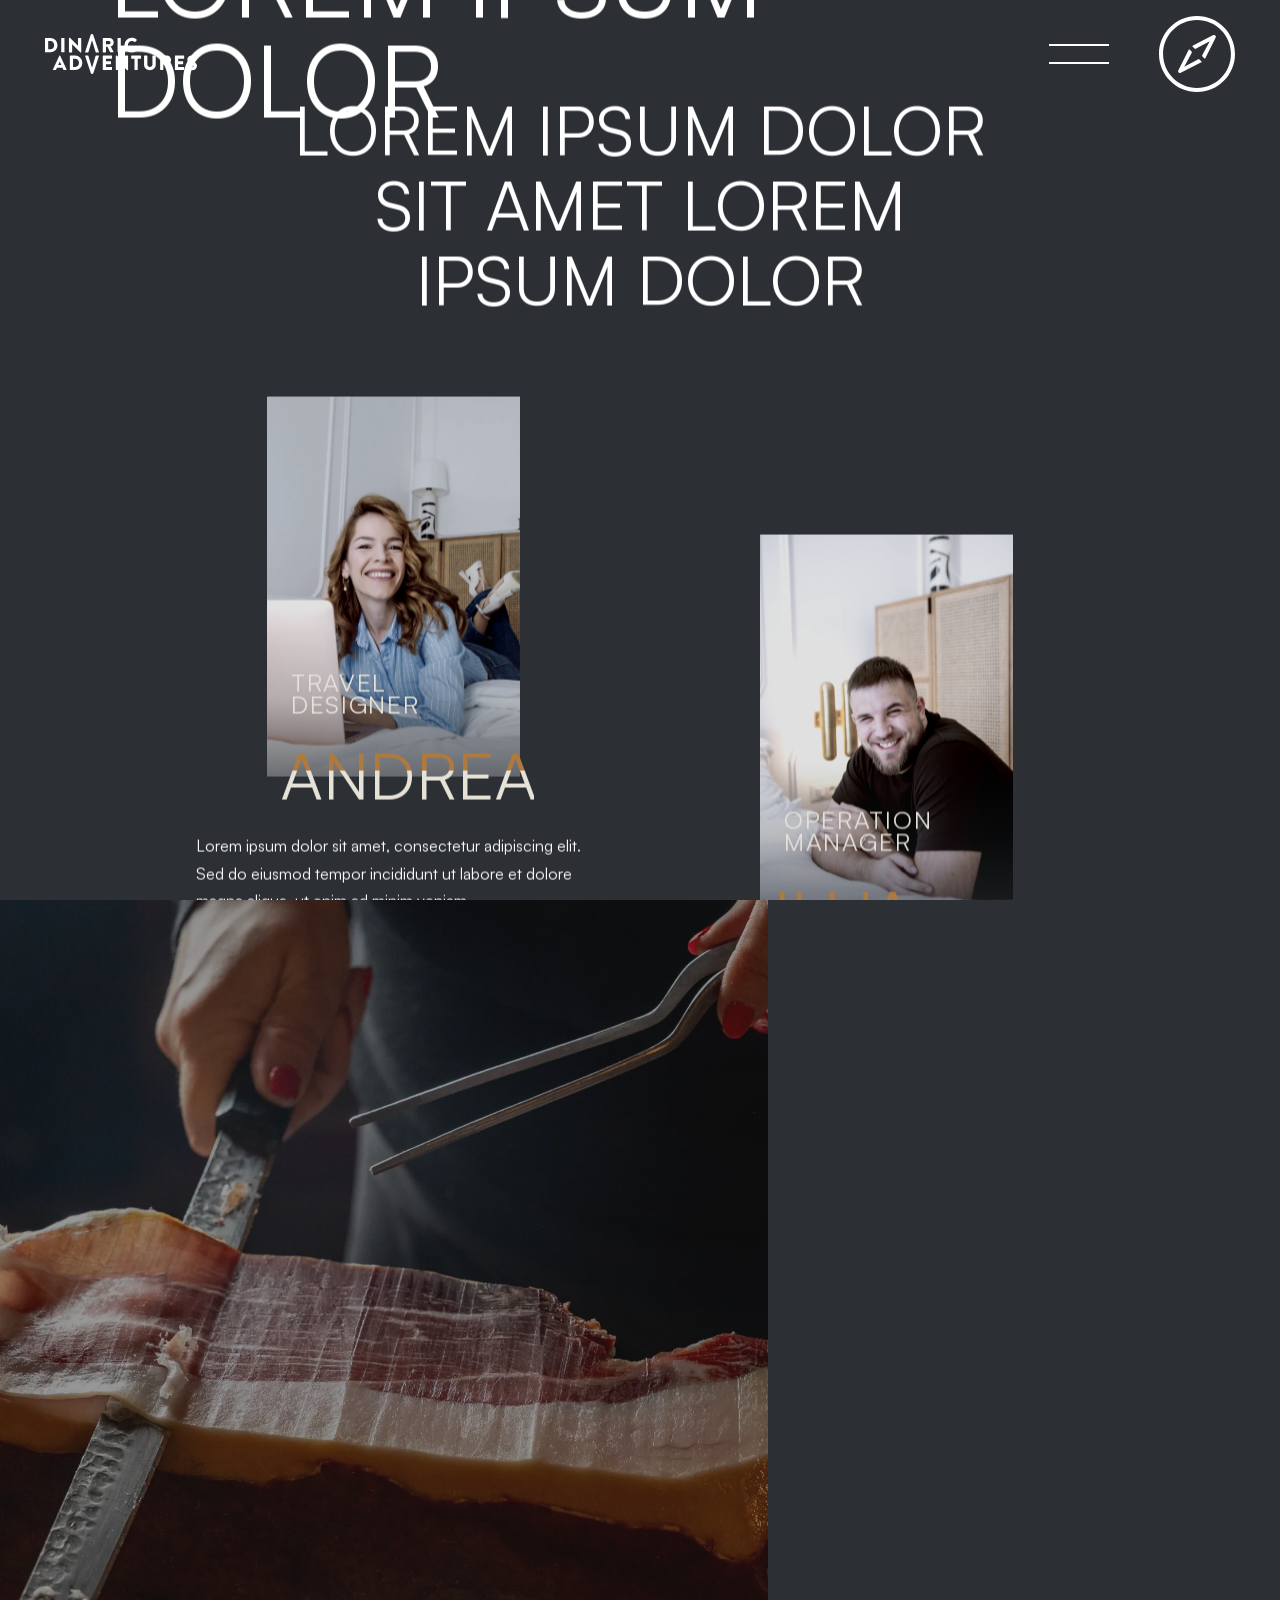
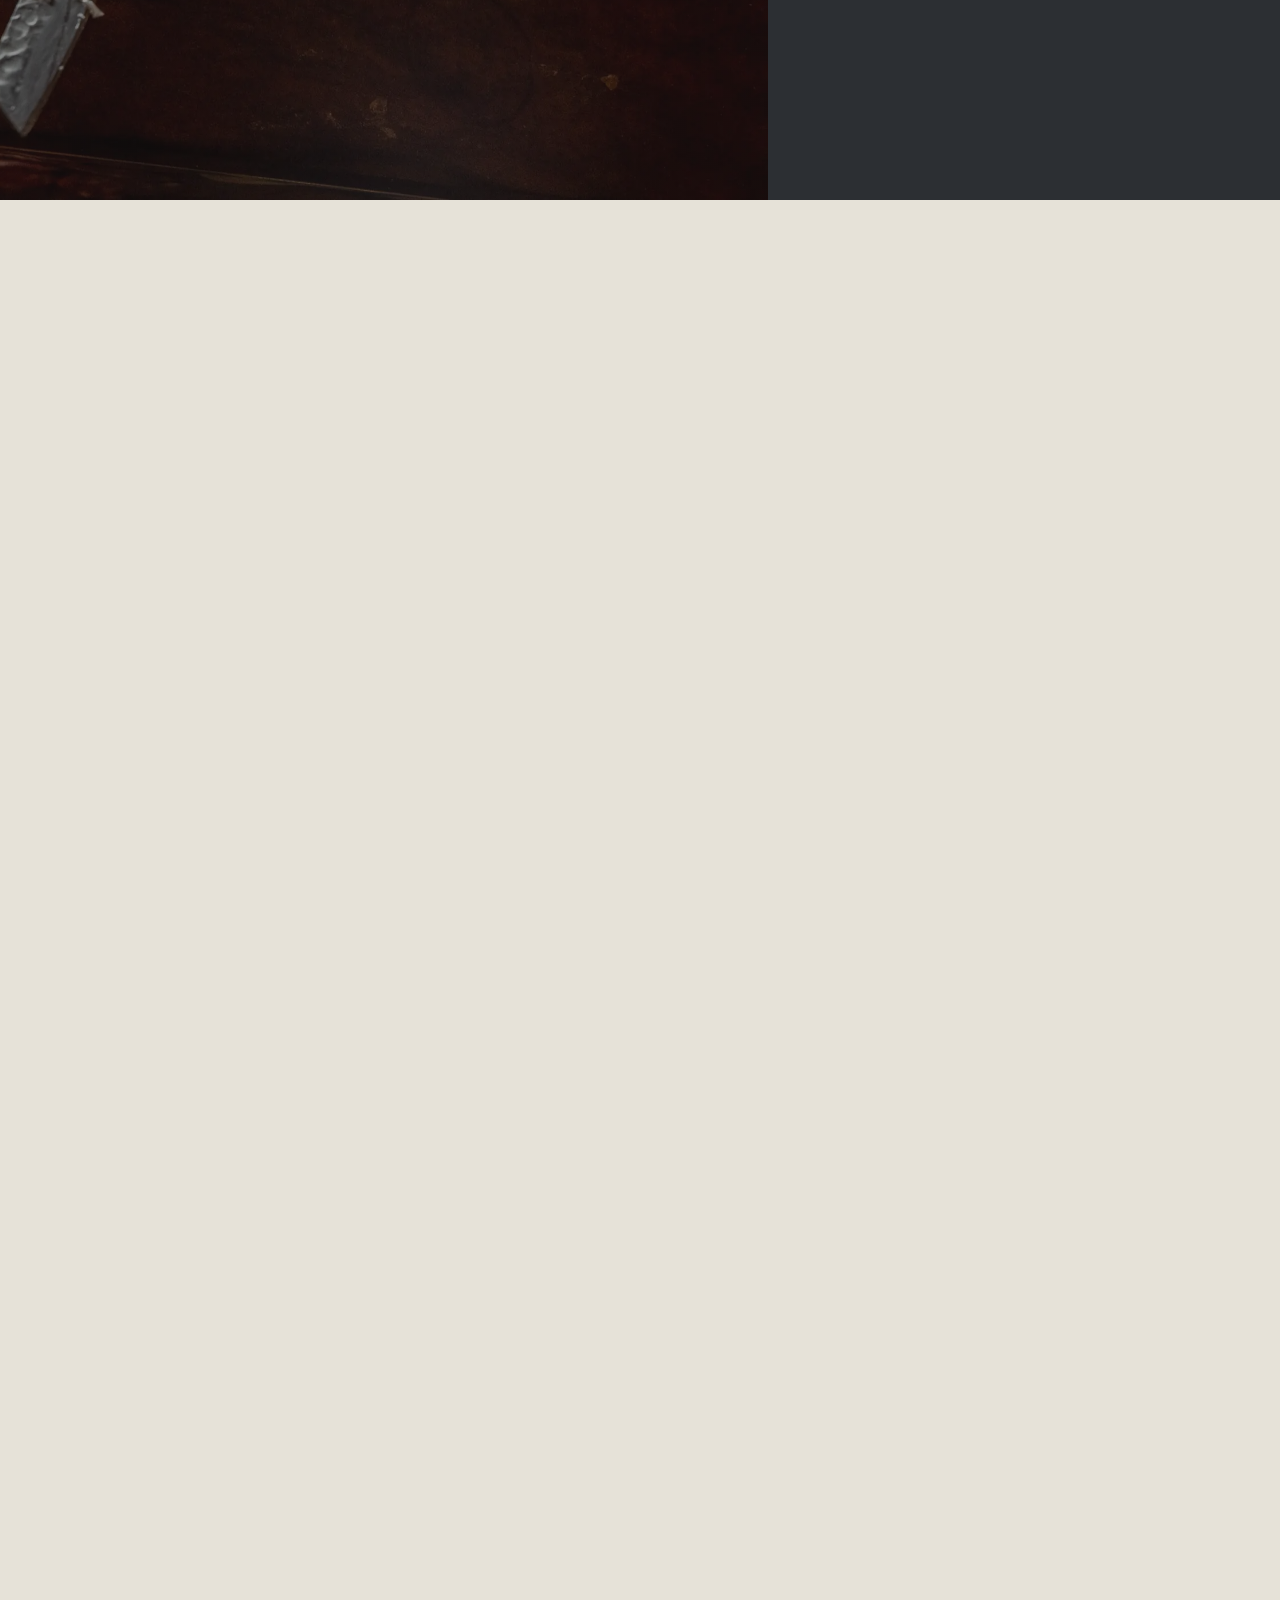
<file: about-us.html>
<!DOCTYPE html>
<html lang="en-US" class="no-js">


<meta http-equiv="content-type" content="text/html;charset=UTF-8" />
<head>
<meta http-equiv="content-type" content="text/html;charset=UTF-8" />
  <meta http-equiv="ScreenOrientation" content="autoRotate:disabled">
  <meta name="viewport" content="width=device-width, initial-scale=1.0">
  <meta http-equiv="X-UA-Compatible" content="IE=edge">
  <title>Lorem Ipsum Dolor Sit Amet</title>
  <meta name="description" content="Premium journey design in lorem &amp; ipsum — curated stays, villas, private tours, signature moments, private drivers and concierge support." />
<!--Fonts Adobe-->
<link rel="preload" as="image" href="assets/images/logo-dinaric-vertical.svg" fetchpriority="high" type="image/svg+xml">
  <script>
    (function() {
      document.documentElement.className = 'js';
    })();
  </script>
<meta name='robots' content='index, follow, max-image-preview:large, max-snippet:-1, max-video-preview:-1' />




<style id='wp-img-auto-sizes-contain-inline-css' type='text/css'>
img:is([sizes=auto i],[sizes^="auto," i]){contain-intrinsic-size:3000px 1500px}
/*# sourceURL=wp-img-auto-sizes-contain-inline-css */
</style>
<style id='classic-theme-styles-inline-css' type='text/css'>
/*! This file is auto-generated */
.wp-block-button__link{color:#fff;background-color:#32373c;border-radius:9999px;box-shadow:none;text-decoration:none;padding:calc(.667em + 2px) calc(1.333em + 2px);font-size:1.125em}.wp-block-file__button{background:#32373c;color:#fff;text-decoration:none}
/*# sourceURL=/wp-includes/css/classic-themes.min.css */
</style>
<link rel='stylesheet' id='swiper-css' href='assets/css/swiper-bundle.min.css' type='text/css' media='all' />
<link rel='stylesheet' id='aos-css' href='assets/css/aos.css' type='text/css' media='all' />
<link rel='stylesheet' id='fancybox-css' href='assets/css/fancybox.css' type='text/css' media='all' />
<link rel='stylesheet' id='flatpickr-css' href='assets/css/flatpickr.min.css' type='text/css' media='all' />
<link rel='stylesheet' id='theme-css-css' href='assets/css/theme.css' type='text/css' media='all' />
<link rel='stylesheet' id='brand-fonts-css' href='assets/css/brand-fonts.css' type='text/css' media='all' />
<link rel='stylesheet' id='brand-theme-css' href='assets/css/brand-theme.css' type='text/css' media='all' />
<link rel='stylesheet' id='mode-selector-css' href='assets/css/mode-selector.css' type='text/css' media='all' />
<script type="text/javascript" fetchpriority="high" src="assets/js/jquery.min.js" id="jquery-js"></script>
<script type="text/javascript" defer src="assets/js/flatpickr.min.js" id="flatpickr-js"></script>
<script type="text/javascript" src="assets/js/swiper-bundle.min.js" id="swiper-js"></script>
<link rel="icon" href="assets/images/logo-dinaric-vertical.svg" sizes="32x32" type="image/svg+xml" />
<link rel="icon" href="assets/images/logo-dinaric-vertical.svg" sizes="192x192" type="image/svg+xml" />
<link rel="apple-touch-icon" href="assets/images/logo-dinaric-vertical.svg" />
<meta name="msapplication-TileImage" content="assets/images/logo-dinaric-vertical.svg" />
		<style type="text/css" id="wp-custom-css">
			/* #dialog-enquire #enquire-close {
position: absolute;
right: 50px;
top: 50px;
background-color: transparent;
border: none;
padding: 0px;
cursor: pointer;
z-index: 1;
} */
.thank_signature {
	text-align: center;
	font-family: "Satoshi", sans-serif!important;
	color: #B89A6A!important;
	font-size: 70px!important;
}

@media(max-width: 768px) {
	.thank_signature {
		font-size: 55px!important;
	}
}

#stories-instagram .instagram-swiper .swiper-slide {
	object-fit: cover;
}

#destination .wrapper .heading-wrappers .post-title {
	transition: all 1s ease-in-out;
}
#home_tours .pagination .progressbar-background{
	transition: width 1s ease-in-out!important;

}


#destination_page_featured {
	background-size:  cover;
}


.single-portfolio #portfolio_about .wrapper .floating-marquee .wrapperRollingText .rollingText {
	font-size: clamp(3.4375rem, calc(-4.625rem + 35.8333vw), 16.875rem);align-content}


.flatpickr-time input {
	font-size: 21px !important;
}

#newsletter_form {
	display: none;
}

/* #fd-form-6908b935591fe2485bd018ce {
display: none !important;
} */





#wpc-filter-range-form-4592 .wpc-filters-range-wrapper .wpc-filters-range-column.wpc-filters-range-min-column,
#wpc-filter-range-form-4592 .wpc-filters-range-wrapper .wpc-filters-range-column.wpc-filters-range-max-column {
	input {border: 0};
}
#newsletter_form p {
	font-family: "Satoshi", sans-serif;
}

fieldset.hidden-fields-container {
	border: none;
	padding: 0;
}

.page-template-tmpl_accommodation #resort-list .wrapper .front_filters .filter-set dialog#dialog-filter {
	height: 100%;
}

.page-template-tmpl_accommodation #resort-list .wrapper .front_filters .filter-set dialog#dialog-filter form .d-flex-form {
	height: calc(100vh - 150px - 2em);
}

body {
	-webkit-overflow-scrolling: touch;
}

/* .safari.keyboard .swiper-service dialog[open] {
bottom: 270px;
} */


body.single-resort #ask-your-concierge[data-villas] .inner-content .col-2 .col-left .signature {
	transform: translate(-45%, -50%) !important;
}

.grecaptcha-badge {
	display: none !important;
}


body.single-resort #ask-your-concierge[data-villas] {
		--text-clr: #2C2F33!important;
}

				</style>
		<style id='global-styles-inline-css' type='text/css'>
:root{--wp--preset--aspect-ratio--square: 1;--wp--preset--aspect-ratio--4-3: 4/3;--wp--preset--aspect-ratio--3-4: 3/4;--wp--preset--aspect-ratio--3-2: 3/2;--wp--preset--aspect-ratio--2-3: 2/3;--wp--preset--aspect-ratio--16-9: 16/9;--wp--preset--aspect-ratio--9-16: 9/16;--wp--preset--color--black: #000000;--wp--preset--color--cyan-bluish-gray: #abb8c3;--wp--preset--color--white: #ffffff;--wp--preset--color--pale-pink: #f78da7;--wp--preset--color--vivid-red: #cf2e2e;--wp--preset--color--luminous-vivid-orange: #ff6900;--wp--preset--color--luminous-vivid-amber: #fcb900;--wp--preset--color--light-green-cyan: #7bdcb5;--wp--preset--color--vivid-green-cyan: #00d084;--wp--preset--color--pale-cyan-blue: #8ed1fc;--wp--preset--color--vivid-cyan-blue: #0693e3;--wp--preset--color--vivid-purple: #9b51e0;--wp--preset--gradient--vivid-cyan-blue-to-vivid-purple: linear-gradient(135deg,rgb(6,147,227) 0%,rgb(155,81,224) 100%);--wp--preset--gradient--light-green-cyan-to-vivid-green-cyan: linear-gradient(135deg,rgb(122,220,180) 0%,rgb(0,208,130) 100%);--wp--preset--gradient--luminous-vivid-amber-to-luminous-vivid-orange: linear-gradient(135deg,rgb(252,185,0) 0%,rgb(255,105,0) 100%);--wp--preset--gradient--luminous-vivid-orange-to-vivid-red: linear-gradient(135deg,rgb(255,105,0) 0%,rgb(207,46,46) 100%);--wp--preset--gradient--very-light-gray-to-cyan-bluish-gray: linear-gradient(135deg,rgb(238,238,238) 0%,rgb(169,184,195) 100%);--wp--preset--gradient--cool-to-warm-spectrum: linear-gradient(135deg,rgb(74,234,220) 0%,rgb(151,120,209) 20%,rgb(207,42,186) 40%,rgb(238,44,130) 60%,rgb(251,105,98) 80%,rgb(254,248,76) 100%);--wp--preset--gradient--blush-light-purple: linear-gradient(135deg,rgb(255,206,236) 0%,rgb(152,150,240) 100%);--wp--preset--gradient--blush-bordeaux: linear-gradient(135deg,rgb(254,205,165) 0%,rgb(254,45,45) 50%,rgb(107,0,62) 100%);--wp--preset--gradient--luminous-dusk: linear-gradient(135deg,rgb(255,203,112) 0%,rgb(199,81,192) 50%,rgb(65,88,208) 100%);--wp--preset--gradient--pale-ocean: linear-gradient(135deg,rgb(255,245,203) 0%,rgb(182,227,212) 50%,rgb(51,167,181) 100%);--wp--preset--gradient--electric-grass: linear-gradient(135deg,rgb(202,248,128) 0%,rgb(113,206,126) 100%);--wp--preset--gradient--midnight: linear-gradient(135deg,rgb(2,3,129) 0%,rgb(40,116,252) 100%);--wp--preset--font-size--small: 13px;--wp--preset--font-size--medium: 20px;--wp--preset--font-size--large: 36px;--wp--preset--font-size--x-large: 42px;--wp--preset--spacing--20: 0.44rem;--wp--preset--spacing--30: 0.67rem;--wp--preset--spacing--40: 1rem;--wp--preset--spacing--50: 1.5rem;--wp--preset--spacing--60: 2.25rem;--wp--preset--spacing--70: 3.38rem;--wp--preset--spacing--80: 5.06rem;--wp--preset--shadow--natural: 6px 6px 9px rgba(0, 0, 0, 0.2);--wp--preset--shadow--deep: 12px 12px 50px rgba(0, 0, 0, 0.4);--wp--preset--shadow--sharp: 6px 6px 0px rgba(0, 0, 0, 0.2);--wp--preset--shadow--outlined: 6px 6px 0px -3px rgb(255, 255, 255), 6px 6px rgb(0, 0, 0);--wp--preset--shadow--crisp: 6px 6px 0px rgb(0, 0, 0);}:where(.is-layout-flex){gap: 0.5em;}:where(.is-layout-grid){gap: 0.5em;}body .is-layout-flex{display: flex;}.is-layout-flex{flex-wrap: wrap;align-items: center;}.is-layout-flex > :is(*, div){margin: 0;}body .is-layout-grid{display: grid;}.is-layout-grid > :is(*, div){margin: 0;}:where(.wp-block-columns.is-layout-flex){gap: 2em;}:where(.wp-block-columns.is-layout-grid){gap: 2em;}:where(.wp-block-post-template.is-layout-flex){gap: 1.25em;}:where(.wp-block-post-template.is-layout-grid){gap: 1.25em;}.has-black-color{color: var(--wp--preset--color--black) !important;}.has-cyan-bluish-gray-color{color: var(--wp--preset--color--cyan-bluish-gray) !important;}.has-white-color{color: var(--wp--preset--color--white) !important;}.has-pale-pink-color{color: var(--wp--preset--color--pale-pink) !important;}.has-vivid-red-color{color: var(--wp--preset--color--vivid-red) !important;}.has-luminous-vivid-orange-color{color: var(--wp--preset--color--luminous-vivid-orange) !important;}.has-luminous-vivid-amber-color{color: var(--wp--preset--color--luminous-vivid-amber) !important;}.has-light-green-cyan-color{color: var(--wp--preset--color--light-green-cyan) !important;}.has-vivid-green-cyan-color{color: var(--wp--preset--color--vivid-green-cyan) !important;}.has-pale-cyan-blue-color{color: var(--wp--preset--color--pale-cyan-blue) !important;}.has-vivid-cyan-blue-color{color: var(--wp--preset--color--vivid-cyan-blue) !important;}.has-vivid-purple-color{color: var(--wp--preset--color--vivid-purple) !important;}.has-black-background-color{background-color: var(--wp--preset--color--black) !important;}.has-cyan-bluish-gray-background-color{background-color: var(--wp--preset--color--cyan-bluish-gray) !important;}.has-white-background-color{background-color: var(--wp--preset--color--white) !important;}.has-pale-pink-background-color{background-color: var(--wp--preset--color--pale-pink) !important;}.has-vivid-red-background-color{background-color: var(--wp--preset--color--vivid-red) !important;}.has-luminous-vivid-orange-background-color{background-color: var(--wp--preset--color--luminous-vivid-orange) !important;}.has-luminous-vivid-amber-background-color{background-color: var(--wp--preset--color--luminous-vivid-amber) !important;}.has-light-green-cyan-background-color{background-color: var(--wp--preset--color--light-green-cyan) !important;}.has-vivid-green-cyan-background-color{background-color: var(--wp--preset--color--vivid-green-cyan) !important;}.has-pale-cyan-blue-background-color{background-color: var(--wp--preset--color--pale-cyan-blue) !important;}.has-vivid-cyan-blue-background-color{background-color: var(--wp--preset--color--vivid-cyan-blue) !important;}.has-vivid-purple-background-color{background-color: var(--wp--preset--color--vivid-purple) !important;}.has-black-border-color{border-color: var(--wp--preset--color--black) !important;}.has-cyan-bluish-gray-border-color{border-color: var(--wp--preset--color--cyan-bluish-gray) !important;}.has-white-border-color{border-color: var(--wp--preset--color--white) !important;}.has-pale-pink-border-color{border-color: var(--wp--preset--color--pale-pink) !important;}.has-vivid-red-border-color{border-color: var(--wp--preset--color--vivid-red) !important;}.has-luminous-vivid-orange-border-color{border-color: var(--wp--preset--color--luminous-vivid-orange) !important;}.has-luminous-vivid-amber-border-color{border-color: var(--wp--preset--color--luminous-vivid-amber) !important;}.has-light-green-cyan-border-color{border-color: var(--wp--preset--color--light-green-cyan) !important;}.has-vivid-green-cyan-border-color{border-color: var(--wp--preset--color--vivid-green-cyan) !important;}.has-pale-cyan-blue-border-color{border-color: var(--wp--preset--color--pale-cyan-blue) !important;}.has-vivid-cyan-blue-border-color{border-color: var(--wp--preset--color--vivid-cyan-blue) !important;}.has-vivid-purple-border-color{border-color: var(--wp--preset--color--vivid-purple) !important;}.has-vivid-cyan-blue-to-vivid-purple-gradient-background{background: var(--wp--preset--gradient--vivid-cyan-blue-to-vivid-purple) !important;}.has-light-green-cyan-to-vivid-green-cyan-gradient-background{background: var(--wp--preset--gradient--light-green-cyan-to-vivid-green-cyan) !important;}.has-luminous-vivid-amber-to-luminous-vivid-orange-gradient-background{background: var(--wp--preset--gradient--luminous-vivid-amber-to-luminous-vivid-orange) !important;}.has-luminous-vivid-orange-to-vivid-red-gradient-background{background: var(--wp--preset--gradient--luminous-vivid-orange-to-vivid-red) !important;}.has-very-light-gray-to-cyan-bluish-gray-gradient-background{background: var(--wp--preset--gradient--very-light-gray-to-cyan-bluish-gray) !important;}.has-cool-to-warm-spectrum-gradient-background{background: var(--wp--preset--gradient--cool-to-warm-spectrum) !important;}.has-blush-light-purple-gradient-background{background: var(--wp--preset--gradient--blush-light-purple) !important;}.has-blush-bordeaux-gradient-background{background: var(--wp--preset--gradient--blush-bordeaux) !important;}.has-luminous-dusk-gradient-background{background: var(--wp--preset--gradient--luminous-dusk) !important;}.has-pale-ocean-gradient-background{background: var(--wp--preset--gradient--pale-ocean) !important;}.has-electric-grass-gradient-background{background: var(--wp--preset--gradient--electric-grass) !important;}.has-midnight-gradient-background{background: var(--wp--preset--gradient--midnight) !important;}.has-small-font-size{font-size: var(--wp--preset--font-size--small) !important;}.has-medium-font-size{font-size: var(--wp--preset--font-size--medium) !important;}.has-large-font-size{font-size: var(--wp--preset--font-size--large) !important;}.has-x-large-font-size{font-size: var(--wp--preset--font-size--x-large) !important;}
/*# sourceURL=global-styles-inline-css */
</style>
</head>

<body class="wp-singular page-template page-template-tmpl_about page-template-tmpl_about-php page page-id-3480">
  <div id="mode-selector-overlay" class="is-hidden" aria-label="Lorem Ipsum">
    <section class="mode-selector-services">
      <div class="services_wrapper">
        <div class="service">
          <a href="#placeholder" data-mode-option>
            <h2 data-animate-heading>
              LOREM IPSUM            <svg xmlns="http://www.w3.org/2000/svg" width="50.987" height="14.208" viewBox="0 0 50.987 14.208">
                <g id="Group_2492" data-name="Group 2492" transform="translate(-1143 -7586.331)">
                  <g id="Icon_feather-arrow-right" data-name="Icon feather-arrow-right" transform="translate(1164.072 7575.435)">
                    <path id="Path_1604" data-name="Path 1604" d="M7.5,18H57.073" transform="translate(-28.573)" fill="none" stroke="#fff" stroke-linejoin="round" stroke-width="2" />
                    <path id="Path_1605" data-name="Path 1605" d="M18,7.5l6.4,6.4-6.4,6.4" transform="translate(4.103 4.103)" fill="none" stroke="#fff" stroke-width="2" />
                  </g>
                </g>
              </svg>
            </h2>
            <img width="1012" height="675" src="assets/images/dinaric-pool/img-133.webp" class="attachment-large size-large" alt="Lorem Ipsum" decoding="async" srcset="assets/images/dinaric-pool/img-133.webp 1012w, assets/images/dinaric-pool/img-131.webp 500w, assets/images/dinaric-pool/img-132.webp 768w" sizes="(max-width: 1012px) 100vw, 1012px" />
          </a>
        </div>
        <div class="service">
          <a href="#placeholder" data-mode-option>
            <h2 data-animate-heading>
              DOLOR SIT AMET            <svg xmlns="http://www.w3.org/2000/svg" width="50.987" height="14.208" viewBox="0 0 50.987 14.208">
                <g id="Group_2492" data-name="Group 2492" transform="translate(-1143 -7586.331)">
                  <g id="Icon_feather-arrow-right" data-name="Icon feather-arrow-right" transform="translate(1164.072 7575.435)">
                    <path id="Path_1604" data-name="Path 1604" d="M7.5,18H57.073" transform="translate(-28.573)" fill="none" stroke="#fff" stroke-linejoin="round" stroke-width="2" />
                    <path id="Path_1605" data-name="Path 1605" d="M18,7.5l6.4,6.4-6.4,6.4" transform="translate(4.103 4.103)" fill="none" stroke="#fff" stroke-width="2" />
                  </g>
                </g>
              </svg>
            </h2>
            <img width="1012" height="675" src="assets/images/dinaric-pool/img-018.webp" class="attachment-large size-large" alt="Lorem Ipsum" decoding="async" srcset="assets/images/dinaric-pool/img-018.webp 1012w, assets/images/dinaric-pool/img-016.webp 500w, assets/images/dinaric-pool/img-017.webp 768w" sizes="(max-width: 1012px) 100vw, 1012px" />
          </a>
        </div>
      </div>
    </section>
    <div class="mode-selector-compass" aria-hidden="true">
      <img src="assets/images/mode-selector/compass-arrow.svg" alt="">
    </div>
    <button id="mode-selector-close" class="mode-selector-close is-active" type="button" aria-label="Lorem Ipsum">
      <span class="line"></span>
      <span class="line"></span>
      <span class="line"></span>
    </button>
  </div>
  

  <!-- <div class="site"> -->
      <header class="site-header">
      <div class="header_wrapper">
    <div class="wrapper">
          <div class="header_right mobile-menu-button-wrapper">
        <div class="menu_button_wrapper">
          <button class="menu_button" id="hamburger" aria-label="Lorem Ipsum">
            <span class="line"></span>
            <span class="line"></span>
            <span class="line"></span>
          </button>
        </div>
      </div>
      <div class="header_left">
        <a href="#placeholder" class="logo-wrapper">
          <img class="logo-img" src="assets/images/logo-dinaric-vertical.svg" alt="Lorem Logo" width="140" height="66">
        </a>
              </div>
          <div class="header_right">
        
        <div class="menu_button_wrapper">
          <button class="menu_button" id="hamburger" aria-label="Lorem Ipsum">
            <span class="line"></span>
            <span class="line"></span>
            <span class="line"></span>
          </button>
        </div>
        <button id="mode-selector-open" class="header-book mode-selector-trigger" type="button" aria-label="Lorem Ipsum">
          <img class="mode-selector-trigger__icon" src="assets/images/mode-selector/mode-selector-trigger.svg" alt="" aria-hidden="true">
        </button>
      </div>
        </div>
  </div>
  <div class="headermenu">
    <div id="menu-image-container">
      <div class="default-bg" style="background-image: url('assets/images/dinaric-pool/img-015.webp');"></div>
    </div>

    <div class="menu-left">
      <div class="menu-navigation-main-menu-container"><ul id="menu-navigation-main-menu" class="menu"><li id="menu-item-1974" class="menu-item menu-item-type-post_type menu-item-object-page menu-item-1974"><a href="#placeholder">Lorem Ipsum &#038; Dolor Sit<div class="item_image" data-image="assets/images/dinaric-pool/img-129.webp"></div></a></li>
<li id="menu-item-1929" class="menu-item menu-item-type-post_type menu-item-object-page menu-item-1929"><a href="#placeholder">Amet Consectetur &#038; Adipiscing Elit<div class="item_image" data-image="assets/images/dinaric-pool/img-071.webp"></div></a></li>
<li id="menu-item-2470" class="menu-item menu-item-type-post_type menu-item-object-page menu-item-2470"><a href="#placeholder">Sed Do &#038; Eiusmod Tempor<div class="item_image" data-image="assets/images/dinaric-pool/img-147.webp"></div></a></li>
<li id="menu-item-2411" class="menu-item menu-item-type-post_type menu-item-object-page menu-item-2411"><a href="#placeholder">Incididunt &#038; Ut Labore<div class="item_image" data-image="assets/images/dinaric-pool/img-019.webp"></div></a></li>
<li id="menu-item-11080" class="menu-item menu-item-type-post_type menu-item-object-page menu-item-11080"><a href="#placeholder">Dolore Magna Aliqua<div class="item_image" data-image="assets/images/dinaric-pool/img-130.webp"></div></a></li>
<li id="menu-item-2003" class="menu-item menu-item-type-post_type menu-item-object-page menu-item-2003"><a href="#placeholder">Ut Enim Ad Minim<div class="item_image" data-image="assets/images/dinaric-pool/img-003.webp"></div></a></li>
</ul></div>    </div>
    <div class="menu-right">
      <div class="menu-navigation-main-menu-container"><ul id="menu-navigation-main-menu-1" class="menu"><li class="menu-item menu-item-type-post_type menu-item-object-page menu-item-1974"><a href="#placeholder">Lorem Ipsum &#038; Dolor Sit</a></li>
<li class="menu-item menu-item-type-post_type menu-item-object-page menu-item-1929"><a href="#placeholder">Amet Consectetur &#038; Adipiscing Elit</a></li>
<li class="menu-item menu-item-type-post_type menu-item-object-page menu-item-2470"><a href="#placeholder">Sed Do &#038; Eiusmod Tempor</a></li>
<li class="menu-item menu-item-type-post_type menu-item-object-page menu-item-2411"><a href="#placeholder">Incididunt &#038; Ut Labore</a></li>
<li class="menu-item menu-item-type-post_type menu-item-object-page menu-item-11080"><a href="#placeholder">Dolore Magna Aliqua</a></li>
<li class="menu-item menu-item-type-post_type menu-item-object-page menu-item-2003"><a href="#placeholder">Ut Enim Ad Minim</a></li>
</ul></div>      <div class="menu-navigation-secondary-menu-container"><ul id="menu-navigation-secondary-menu" class="menu"><li id="menu-item-3485" class="menu-item menu-item-type-post_type menu-item-object-page menu-item-3485"><a href="#placeholder">Lorem Ipsum</a></li>
<li id="menu-item-4380" class="menu-item menu-item-type-post_type menu-item-object-page menu-item-4380"><a href="#placeholder">Dolor Sit</a></li>
<li id="menu-item-1933" class="menu-item menu-item-type-post_type menu-item-object-page menu-item-1933"><a href="#placeholder">Amet Elit</a></li>
<li id="menu-item-1932" class="menu-item menu-item-type-post_type menu-item-object-page menu-item-1932"><a href="#placeholder">Consectetur</a></li>
</ul></div>      <div class="menu-right-bottom">
        <div class="menu-contact">
                      <a href="#placeholder" target="_blank">Lorem.
              Lorem Ipsum</a>
                                <a href="#placeholder" target="_blank">E.
              Lorem Ipsum</a>
                  </div>
        <div class="menu-socials">
          <a class="link" data-social-text href="#placeholder" target="_blank" aria-label="Instagram">
            <span class="social-icon social-icon-instagram" aria-hidden="true"></span>
            <span class="screen-reader-text">Instagram</span>
          </a>
          <a class="link" data-social-text href="#placeholder" target="_blank" aria-label="LinkedIn">
            <span class="social-icon social-icon-linkedin" aria-hidden="true"></span>
            <span class="screen-reader-text">LinkedIn</span>
          </a>
        </div>
      </div>
    </div>
  </div>
  </div>
  </header>

  <!-- Share Icon Start -->
    <!-- Share Icon End -->

  
  <div id="smooth-wrapper" class="site-content">
    <div id="smooth-content" class="primary content-area" style="padding-top: 1px; margin-top: -1px;">
<main id="main" class="site-main">
    <section id="whoweare_about">
            <div class="whoweare_about">
            <h2 class="h1" data-speed="clamp(0.6)">LOREM IPSUM<br>DOLOR</h2>
            <div class="whoweare_featured_div">
                <div class="image_top" style="background-image:url('assets/images/about/row-1-column-1.webp')">
                </div>
                <div class="image_bottom" style="background-image:url('assets/images/about/row-2-column-1.webp')">
                </div>
            </div>

            <div class="whoweare_team_about">
                <h3>Lorem ipsum dolor<br>sit amet lorem<br>ipsum dolor</h3>
                <div class="team_overview">
                    <div class="team_left" data-speed="clamp(1)">
                        <div class="team-media">
                            <img width="683" height="1024" src="assets/images/about/andrea.webp" class="attachment-large size-large" alt="Lorem Ipsum" decoding="async" srcset="assets/images/about/andrea.webp 683w, assets/images/about/andrea.webp 333w, assets/images/about/andrea.webp 768w, assets/images/about/andrea.webp 1024w, assets/images/about/andrea.webp 1280w" sizes="(max-width: 683px) 100vw, 683px" />
                            <div class="team-caption">
                                <p class="team-role">Travel Designer</p>
                                <h3>Andrea</h3>
                            </div>
                        </div>
                        <div class="text">
                            <p class="team-description" data-start="760" data-end="1049">Lorem ipsum dolor sit amet, consectetur adipiscing elit. Sed do eiusmod tempor incididunt ut labore et dolore magna aliqua, ut enim ad minim veniam.</p>
                            <div class="team-tags">
                                <div class="tag"><p>Lorem</p></div>
                                <div class="tag"><p>Ipsum</p></div>
                                <div class="tag"><p>Dolor</p></div>
                            </div>
                        </div>
                    </div>
                    <div class="team_right" data-speed="clamp(1.3)">
                        <div class="team-media">
                            <img width="683" height="1024" src="assets/images/about/ilija.webp" class="attachment-large size-large" alt="Lorem Ipsum" decoding="async" srcset="assets/images/about/ilija.webp 683w, assets/images/about/ilija.webp 333w, assets/images/about/ilija.webp 768w, assets/images/about/ilija.webp 1024w, assets/images/about/ilija.webp 1280w" sizes="(max-width: 683px) 100vw, 683px" />
                            <div class="team-caption">
                                <p class="team-role">Operation Manager</p>
                                <h3>Ilija</h3>
                            </div>
                        </div>
                        <div class="text">
                            <p class="team-description" data-start="1118" data-end="1360">Lorem ipsum dolor sit amet, consectetur adipiscing elit. Integer posuere erat a ante venenatis dapibus posuere velit aliquet, vestibulum id ligula porta felis euismod.</p>
                            <div class="team-tags">
                                <div class="tag"><p>Amet</p></div>
                                <div class="tag"><p>Lorem</p></div>
                                <div class="tag"><p>Elit</p></div>
                            </div>
                        </div>
                    </div>
                </div>
                <div class="team_overview">
                    <div class="team_left" data-speed="clamp(1)">
                        <div class="team-media">
                            <img width="683" height="1024" src="assets/images/about/slavica.webp" class="attachment-large size-large" alt="Lorem Ipsum" decoding="async" srcset="assets/images/about/slavica.webp 683w, assets/images/about/slavica.webp 333w, assets/images/about/slavica.webp 768w, assets/images/about/slavica.webp 1024w, assets/images/about/slavica.webp 1280w" sizes="(max-width: 683px) 100vw, 683px" />
                            <div class="team-caption">
                                <p class="team-role">Finance Guru</p>
                                <h3>Slavica</h3>
                            </div>
                        </div>
                        <div class="text">
                            <p class="team-description" data-start="1361" data-end="1540">Lorem ipsum dolor sit amet, consectetur adipiscing elit. Aenean lacinia bibendum nulla sed consectetur, donec ullamcorper nulla non metus auctor fringilla.</p>
                            <div class="team-tags">
                                <div class="tag"><p>Ipsum</p></div>
                                <div class="tag"><p>Consectetur</p></div>
                                <div class="tag"><p>Amet</p></div>
                            </div>
                        </div>
                    </div>
                    <div class="team_right" data-speed="clamp(1.3)">
                        <div class="team-media">
                            <img width="683" height="1024" src="assets/images/about/snjezana.webp" class="attachment-large size-large" alt="Lorem Ipsum" decoding="async" srcset="assets/images/about/snjezana.webp 683w, assets/images/about/snjezana.webp 333w, assets/images/about/snjezana.webp 768w, assets/images/about/snjezana.webp 1024w, assets/images/about/snjezana.webp 1280w" sizes="(max-width: 683px) 100vw, 683px" />
                            <div class="team-caption">
                                <p class="team-role">Operation Manager</p>
                                <h3>Snježana</h3>
                            </div>
                        </div>
                        <div class="text">
                            <p class="team-description" data-start="1541" data-end="1710">Lorem ipsum dolor sit amet, consectetur adipiscing elit. Praesent commodo cursus magna vel scelerisque nisl consectetur et, sed posuere consectetur est at lobortis.</p>
                            <div class="team-tags">
                                <div class="tag"><p>Dolor</p></div>
                                <div class="tag"><p>Elit</p></div>
                                <div class="tag"><p>Lorem</p></div>
                            </div>
                        </div>
                    </div>
                </div>
                <div class="team_overview">
                    <div class="team_left" data-speed="clamp(1)">
                        <div class="team-media">
                            <img width="683" height="1024" src="assets/images/about/vana.webp" class="attachment-large size-large" alt="Lorem Ipsum" decoding="async" srcset="assets/images/about/vana.webp 683w, assets/images/about/vana.webp 333w, assets/images/about/vana.webp 768w, assets/images/about/vana.webp 1024w, assets/images/about/vana.webp 1280w" sizes="(max-width: 683px) 100vw, 683px" />
                            <div class="team-caption">
                                <p class="team-role">Travel Designer</p>
                                <h3>Vana</h3>
                            </div>
                        </div>
                        <div class="text">
                            <p class="team-description" data-start="1711" data-end="1880">Lorem ipsum dolor sit amet, consectetur adipiscing elit. Cras mattis consectetur purus sit amet fermentum, integer posuere erat a ante venenatis dapibus posuere velit aliquet.</p>
                            <div class="team-tags">
                                <div class="tag"><p>Amet</p></div>
                                <div class="tag"><p>Ipsum</p></div>
                                <div class="tag"><p>Dolor</p></div>
                            </div>
                        </div>
                    </div>
                    <div class="team_right" data-speed="clamp(1.3)">
                        <div class="team-media">
                            <img width="683" height="1024" src="assets/images/about/zeljana.webp" class="attachment-large size-large" alt="Lorem Ipsum" decoding="async" srcset="assets/images/about/zeljana.webp 683w, assets/images/about/zeljana.webp 333w, assets/images/about/zeljana.webp 768w, assets/images/about/zeljana.webp 1024w, assets/images/about/zeljana.webp 1280w" sizes="(max-width: 683px) 100vw, 683px" />
                            <div class="team-caption">
                                <p class="team-role">General Manager</p>
                                <h3>Željana</h3>
                            </div>
                        </div>
                        <div class="text">
                            <p class="team-description" data-start="1881" data-end="2050">Lorem ipsum dolor sit amet, consectetur adipiscing elit. Donec id elit non mi porta gravida at eget metus, quis nostrud exercitation ullamco laboris nisi ut aliquip.</p>
                            <div class="team-tags">
                                <div class="tag"><p>Consectetur</p></div>
                                <div class="tag"><p>Elit</p></div>
                                <div class="tag"><p>Lorem</p></div>
                            </div>
                        </div>
                    </div>
                </div>
            </div>
        </div>

        <div class="whoweare_snami_origin" data-aos="custom" data-aos-anchor-placement="top-center" data-aos-once="true">
            <div class="image">
                <img width="1024" height="576" src="assets/images/dinaric-pool/img-060.webp" class="attachment-large size-large" alt="Lorem Ipsum" decoding="async" srcset="assets/images/dinaric-pool/img-060.webp 1024w, assets/images/dinaric-pool/img-060.webp 500w, assets/images/dinaric-pool/img-060.webp 768w, assets/images/dinaric-pool/img-060.webp 1536w, assets/images/dinaric-pool/img-060.webp 1920w" sizes="(max-width: 1024px) 100vw, 1024px" />            </div>
            <div class="info" data-speed="clamp(0.8)">
                <div class="title">
                    <h3>LOREM IPSUM DOLOR</h3>
                </div>
                <div class="text">
                    <p data-start="1263" data-end="1472">Lorem ipsum dolor sit amet, consectetur adipiscing elit, sed do eiusmod tempor incididunt ut labore et dolore magna aliqua. Ut enim ad minim veniam, quis nostrud exercitation ullamco laboris nisi ut aliquip ex ea commodo consequat.</p>
<p data-start="1474" data-end="1737">Duis aute irure dolor in reprehenderit in voluptate velit esse cillum dolore eu fugiat nulla pariatur. Excepteur sint occaecat cupidatat non proident, sunt in culpa qui officia deserunt mollit anim id est laborum.</p>
                </div>
            </div>
        </div>

        <div class="whoweare_cotraveler">
            <h2 class="h3">LOREM IPSUM<br>DOLOR SIT AMET</h2>
            <div class="cotraveler_info">
                <div class="left">
                    <h3 class="h4">Lorem ipsum dolor.<br>Lorem ipsum amet.</h3>
                    <img width="640" height="930" src="assets/images/dinaric-pool/img-133.webp" class="attachment-large size-large" alt="Lorem Ipsum" decoding="async" srcset="assets/images/dinaric-pool/img-133.webp 640w, assets/images/dinaric-pool/img-133.webp 344w" sizes="(max-width: 640px) 100vw, 640px" />                </div>
                <div class="right">
                    <img width="683" height="1024" src="assets/images/dinaric-pool/img-018.webp" class="attachment-large size-large" alt="Lorem Ipsum" data-speed="clamp(1.5)" decoding="async" srcset="assets/images/dinaric-pool/img-018.webp 683w, assets/images/dinaric-pool/img-018.webp 333w, assets/images/dinaric-pool/img-018.webp 768w, assets/images/dinaric-pool/img-018.webp 1024w, assets/images/dinaric-pool/img-018.webp 1280w" sizes="(max-width: 683px) 100vw, 683px" />                    <div class="text">
                        <p data-start="633" data-end="844">Lorem ipsum dolor sit amet, consectetur adipiscing elit. Integer posuere erat a ante venenatis dapibus posuere velit aliquet. Vestibulum id ligula porta felis euismod semper, sed posuere consectetur est at lobortis.</p>
<p data-start="846" data-end="1042">Aenean lacinia bibendum nulla sed consectetur. Praesent commodo cursus magna, vel scelerisque nisl consectetur et. Donec sed odio dui, id elit non mi porta gravida at eget metus.</p>
                    </div>
                </div>
            </div>
            <div class="big_text" data-aos="custom" data-aos-once="true">
                <p>LOREM</p>
                <p>IPSUM</p>
            </div>
        </div>

        
    </section>
<section id="clients_about">
      <div class="clients_wrapper">
      <div class="client_top_wrapper">
        <h2 class="h3" data-aos='fade-up' data-aos-duration='1400'>
	          LOREM</br>IPSUM        </h2>

        <div class="left">
                      <img width="1280" height="1920" src="assets/images/dinaric-pool/img-102.webp" class="attachment-full size-full" alt="Lorem Ipsum" data-aos="zoom-out-right" data-aos-duration="2000" data-aos-delay="500" data-aos-easing="ease-in-out" decoding="async" srcset="assets/images/dinaric-pool/img-102.webp 1280w, assets/images/dinaric-pool/img-102.webp 333w, assets/images/dinaric-pool/img-102.webp 683w, assets/images/dinaric-pool/img-102.webp 768w, assets/images/dinaric-pool/img-102.webp 1024w" sizes="(max-width: 1280px) 100vw, 1280px" />                  </div>

        <div class="center">
          <p data-speed="clamp(1.1)">Lorem ipsum dolor sit amet, consectetur adipiscing elit, sed do eiusmod tempor incididunt ut labore.</p>
        </div>

        <div class="right">
                      <img width="1280" height="1920" src="assets/images/dinaric-pool/img-130.webp" class="attachment-full size-full" alt="Lorem Ipsum" data-speed="clamp(1.6)" decoding="async" srcset="assets/images/dinaric-pool/img-130.webp 1280w, assets/images/dinaric-pool/img-130.webp 333w, assets/images/dinaric-pool/img-130.webp 683w, assets/images/dinaric-pool/img-130.webp 768w, assets/images/dinaric-pool/img-130.webp 1024w" sizes="(max-width: 1280px) 100vw, 1280px" />                  </div>
      </div>

      <div class="client_bottom_wrapper">
        <div class="left">
                      <img width="1920" height="1280" src="assets/images/dinaric-pool/img-151.webp" class="attachment-full size-full" alt="Lorem Ipsum" data-speed="clamp(1.3)" decoding="async" srcset="assets/images/dinaric-pool/img-151.webp 1920w, assets/images/dinaric-pool/img-151.webp 500w, assets/images/dinaric-pool/img-151.webp 1024w, assets/images/dinaric-pool/img-151.webp 768w, assets/images/dinaric-pool/img-151.webp 1536w" sizes="(max-width: 1920px) 100vw, 1920px" />                  </div>

        <div class="center">
          <h3 class="h2" data-speed="clamp(1.1)">
            LOREM IPSUM<br>DOLOR SIT AMET          </h3>
        </div>

        <div class="right" data-aos="fade-out-left" data-aos-duration="1500" data-aos-delay="300" data-aos-easing="ease-in-out">
          <p data-start="516" data-end="1005">Lorem ipsum dolor sit amet, consectetur adipiscing elit, sed do eiusmod tempor incididunt ut labore et dolore magna aliqua. Donec id elit non mi porta gravida at eget metus. Integer posuere erat a ante venenatis dapibus posuere velit aliquet. Cras mattis consectetur purus sit amet fermentum.</p>
        </div>
      </div>
    </div>
  </section>
<section id="default_enquire" data-section-scroll>
         <img width="1920" height="1280" src="assets/images/dinaric-pool/img-046.webp" class="bg" alt="" decoding="async" srcset="assets/images/dinaric-pool/img-046.webp 1920w, assets/images/dinaric-pool/img-046.webp 500w, assets/images/dinaric-pool/img-046.webp 1024w, assets/images/dinaric-pool/img-046.webp 768w, assets/images/dinaric-pool/img-046.webp 1536w" sizes="(max-width: 1920px) 100vw, 1920px" />                  <div class="wrapper content-wrapper">
            <h3 data-animate-heading>LOREM IPSUM DOLOR SIT AMET?</h3>
            <div class="link_url" data-aos="zoom-in" data-aos-duration="1200" data-aos-once="true">
               <a class="btn btn-white" data-aos="custom" data-aos-once="true"
                  href="#placeholder">LOREM IPSUM                  <span class="left_brd"></span>
                  <span class="right_brd"></span>
                  <span class="top_brd"></span>
                  <span class="bottom_brd"></span>
               </a>
            </div>
         </div>
      </section></main><!-- .site-main --><footer class="site-footer" data-hide-elements>
    <div class="container-boxed site-footer__container text-center">  <div class="footer_wrapper" data-aos="fade-up" data-aos-duration="1000" data-aos-delay="400">
        <div class="footer-banner-wrapper">
      <div style="--count: 22" class="marquee-container">
        <div class="marquee-track">
                                                    <div class="marquee-card">
                  <img src="assets/images/logo-dinaric-vertical.svg" alt="">
                </div>
                              <div class="marquee-card">
                  <img src="assets/images/logo-dinaric-vertical.svg" alt="">
                </div>
                              <div class="marquee-card">
                  <img src="assets/images/logo-dinaric-vertical.svg" alt="">
                </div>
                              <div class="marquee-card">
                  <img src="assets/images/logo-dinaric-vertical.svg" alt="">
                </div>
                              <div class="marquee-card">
                  <img src="assets/images/logo-dinaric-vertical.svg" alt="">
                </div>
                              <div class="marquee-card">
                  <img src="assets/images/logo-dinaric-vertical.svg" alt="">
                </div>
                              <div class="marquee-card">
                  <img src="assets/images/logo-dinaric-vertical.svg" alt="">
                </div>
                              <div class="marquee-card">
                  <img src="assets/images/logo-dinaric-vertical.svg" alt="">
                </div>
                              <div class="marquee-card">
                  <img src="assets/images/logo-dinaric-vertical.svg" alt="">
                </div>
                              <div class="marquee-card">
                  <img src="assets/images/logo-dinaric-vertical.svg" alt="">
                </div>
                              <div class="marquee-card">
                  <img src="assets/images/logo-dinaric-vertical.svg" alt="">
                </div>
                                                        <div class="marquee-card">
                  <img src="assets/images/logo-dinaric-vertical.svg" alt="">
                </div>
                              <div class="marquee-card">
                  <img src="assets/images/logo-dinaric-vertical.svg" alt="">
                </div>
                              <div class="marquee-card">
                  <img src="assets/images/logo-dinaric-vertical.svg" alt="">
                </div>
                              <div class="marquee-card">
                  <img src="assets/images/logo-dinaric-vertical.svg" alt="">
                </div>
                              <div class="marquee-card">
                  <img src="assets/images/logo-dinaric-vertical.svg" alt="">
                </div>
                              <div class="marquee-card">
                  <img src="assets/images/logo-dinaric-vertical.svg" alt="">
                </div>
                              <div class="marquee-card">
                  <img src="assets/images/logo-dinaric-vertical.svg" alt="">
                </div>
                              <div class="marquee-card">
                  <img src="assets/images/logo-dinaric-vertical.svg" alt="">
                </div>
                              <div class="marquee-card">
                  <img src="assets/images/logo-dinaric-vertical.svg" alt="">
                </div>
                              <div class="marquee-card">
                  <img src="assets/images/logo-dinaric-vertical.svg" alt="">
                </div>
                              <div class="marquee-card">
                  <img src="assets/images/logo-dinaric-vertical.svg" alt="">
                </div>
                                            </div>
      </div>
    </div>

    <div class="footer-content-wrapper wrapper">

      <div class="footer_left">
        <a href="#placeholder" class="logo-text-wrapper">
          <img class="logo-img" src="assets/images/logo-dinaric-vertical.svg" alt="Lorem Logo">
        </a>


        <form id="newsletter_form" action="#">
          <p class="h5" data-animate-heading>Lorem ipsum dolor sit amet</p>
          <div class="newsletter_input_wrapper">
            <input placeholder="Lorem ipsum" type="text" name="newsletter_email" id="newsletter_email" required>
            <button type="submit">
              <img src="assets/images/newsletter_arrow.svg" alt="lorem ipsum">
            </button>
          </div>
        </form>
        <div class="footer-social-wrapper">
          <p class="h5" data-animate-heading>Lorem ipsum dolor</p>
          <div class="socials">
            <a class="link" data-social-text href="#placeholder" target="_blank" aria-label="Instagram">
              <span class="social-icon social-icon-instagram" aria-hidden="true"></span>
              <span class="screen-reader-text">Instagram</span>
            </a>
            <a class="link" data-social-text href="#placeholder" target="_blank" aria-label="LinkedIn">
              <span class="social-icon social-icon-linkedin" aria-hidden="true"></span>
              <span class="screen-reader-text">LinkedIn</span>
            </a>
          </div>
                </div>
      </div>

      <div class="footer_right">
        <div class="footer_contact">
                      <p>Lorem ipsum</p>
                                <p>Dolor sit amet</p>
                                <a href="#placeholder" target="_blank">Lorem.
              Lorem Ipsum</a>
                                <a href="#placeholder" target="_blank">
              <span>Ipsum.</span>
              Lorem Ipsum</a>
                  </div>
        <div class="footer-nav-wrapper">
          <div class="footer-primary-menu">
            <p class="footer-menu-title">Lorem Ipsum</p>
            <div class="menu-footer-main-menu-container"><ul id="menu-footer-main-menu" class="menu"><li id="menu-item-3484" class="menu-item menu-item-type-post_type menu-item-object-page menu-item-3484"><a href="#placeholder">Lorem Ipsum</a></li>
<li id="menu-item-4387" class="menu-item menu-item-type-post_type menu-item-object-page menu-item-4387"><a href="#placeholder">Dolor Sit</a></li>
<li id="menu-item-3308" class="menu-item menu-item-type-post_type menu-item-object-page menu-item-3308"><a href="#placeholder">Sed do eiusmod</a></li>
<li id="menu-item-12114" class="menu-item menu-item-type-post_type menu-item-object-page menu-item-12114"><a href="#placeholder">Tempor incididunt</a></li>
<li id="menu-item-3307" class="menu-item menu-item-type-post_type menu-item-object-page menu-item-3307"><a href="#placeholder">Ut labore</a></li>
<li id="menu-item-5207" class="menu-item menu-item-type-post_type menu-item-object-page menu-item-5207"><a href="#placeholder">Consectetur</a></li>
</ul></div>          </div>
          <div class="footer-secondary-menu">
            <p class="footer-menu-title">Magna aliqua</p>
            <div class="menu-footer-secondary-menu-container"><ul id="menu-footer-secondary-menu" class="menu"><li id="menu-item-3869" class="menu-item menu-item-type-post_type menu-item-object-page menu-item-3869"><a href="#placeholder">Lorem Ipsum &#038; Dolor Sit</a></li>
<li id="menu-item-3871" class="menu-item menu-item-type-post_type menu-item-object-page menu-item-3871"><a href="#placeholder">Amet Consectetur &#038; Adipiscing Elit</a></li>
<li id="menu-item-3866" class="menu-item menu-item-type-post_type menu-item-object-page menu-item-3866"><a href="#placeholder">Sed Do &#038; Eiusmod Tempor</a></li>
<li id="menu-item-3867" class="menu-item menu-item-type-post_type menu-item-object-page menu-item-3867"><a href="#placeholder">Incididunt &#038; Ut Labore</a></li>
<li id="menu-item-11081" class="menu-item menu-item-type-post_type menu-item-object-page menu-item-11081"><a href="#placeholder">Dolore Magna Aliqua</a></li>
<li id="menu-item-3868" class="menu-item menu-item-type-post_type menu-item-object-page menu-item-3868"><a href="#placeholder">Ut enim</a></li>
</ul></div>          </div>
        </div>
      </div>
    </div>

    <div class="footer-bottom-wrapper wrapper">
      <div class="footer_bottom">
        <div class="copyright-info">
          &copy;2026. Lorem ipsum dolor sit amet.        </div>
        <div class="footer-bottom-links">
          <a href="#placeholder" target="_blank"
            rel="noopener">Lorem Ipsum</a>
          <div class="divider"></div>
          <a href="#placeholder" target="_blank"
          rel="noopener">Dolor Sit</a>
          <div class="divider"></div>
          <a href="#placeholder" target="_blank"
            rel="noopener">Amet Elit</a>
        </div>
        <div class="footer-bottom-lime">
          <a href="#placeholder" target="_blank" rel="noopener" class="agency-signature" aria-label="Agency Signature">
            <img src="assets/images/flegmatik.svg" alt="Flegmatik">
          </a>
        </div>
      </div>
    </div>
  </div>
</div>


</footer><!-- .site-footer -->
</div><!-- .content-area -->
</div><!-- .site-content -->
<script data-cfasync="false" src="assets/js/email-decode.min.js"></script>
                                <script type="text/javascript" src="assets/js/readmore.min.js" id="readMore-js"></script>
<script type="text/javascript" src="assets/js/fancybox.js" id="fancybox-js"></script>
<script type="text/javascript" src="assets/js/gsap.min.js" id="gsap-js"></script>
<script type="text/javascript" src="assets/js/ScrollTrigger.min.js" id="gsapScrollTrigger-js"></script>
<script type="text/javascript" src="assets/js/ScrollToPlugin.min.js" id="gsapScrollToPlugin-js"></script>
<script type="text/javascript" src="assets/js/DrawSVGPlugin.min.js" id="gsapDrawSVGPlugin-js"></script>
<script type="text/javascript" src="assets/js/ScrollSmoother.min.js" id="gsapScrollSmoother-js"></script>
<script type="text/javascript" src="assets/js/SplitText.min.js" id="gsapSplitText-js"></script>
<script type="text/javascript" src="assets/js/Observer.min.js" id="gsap_Observer-js"></script>
<script type="text/javascript" src="assets/js/bundle.js" id="theme-js-js"></script>
<script type="text/javascript" src="assets/js/mode-selector.js" id="mode-selector-js"></script>

</body>


</html>
</file>
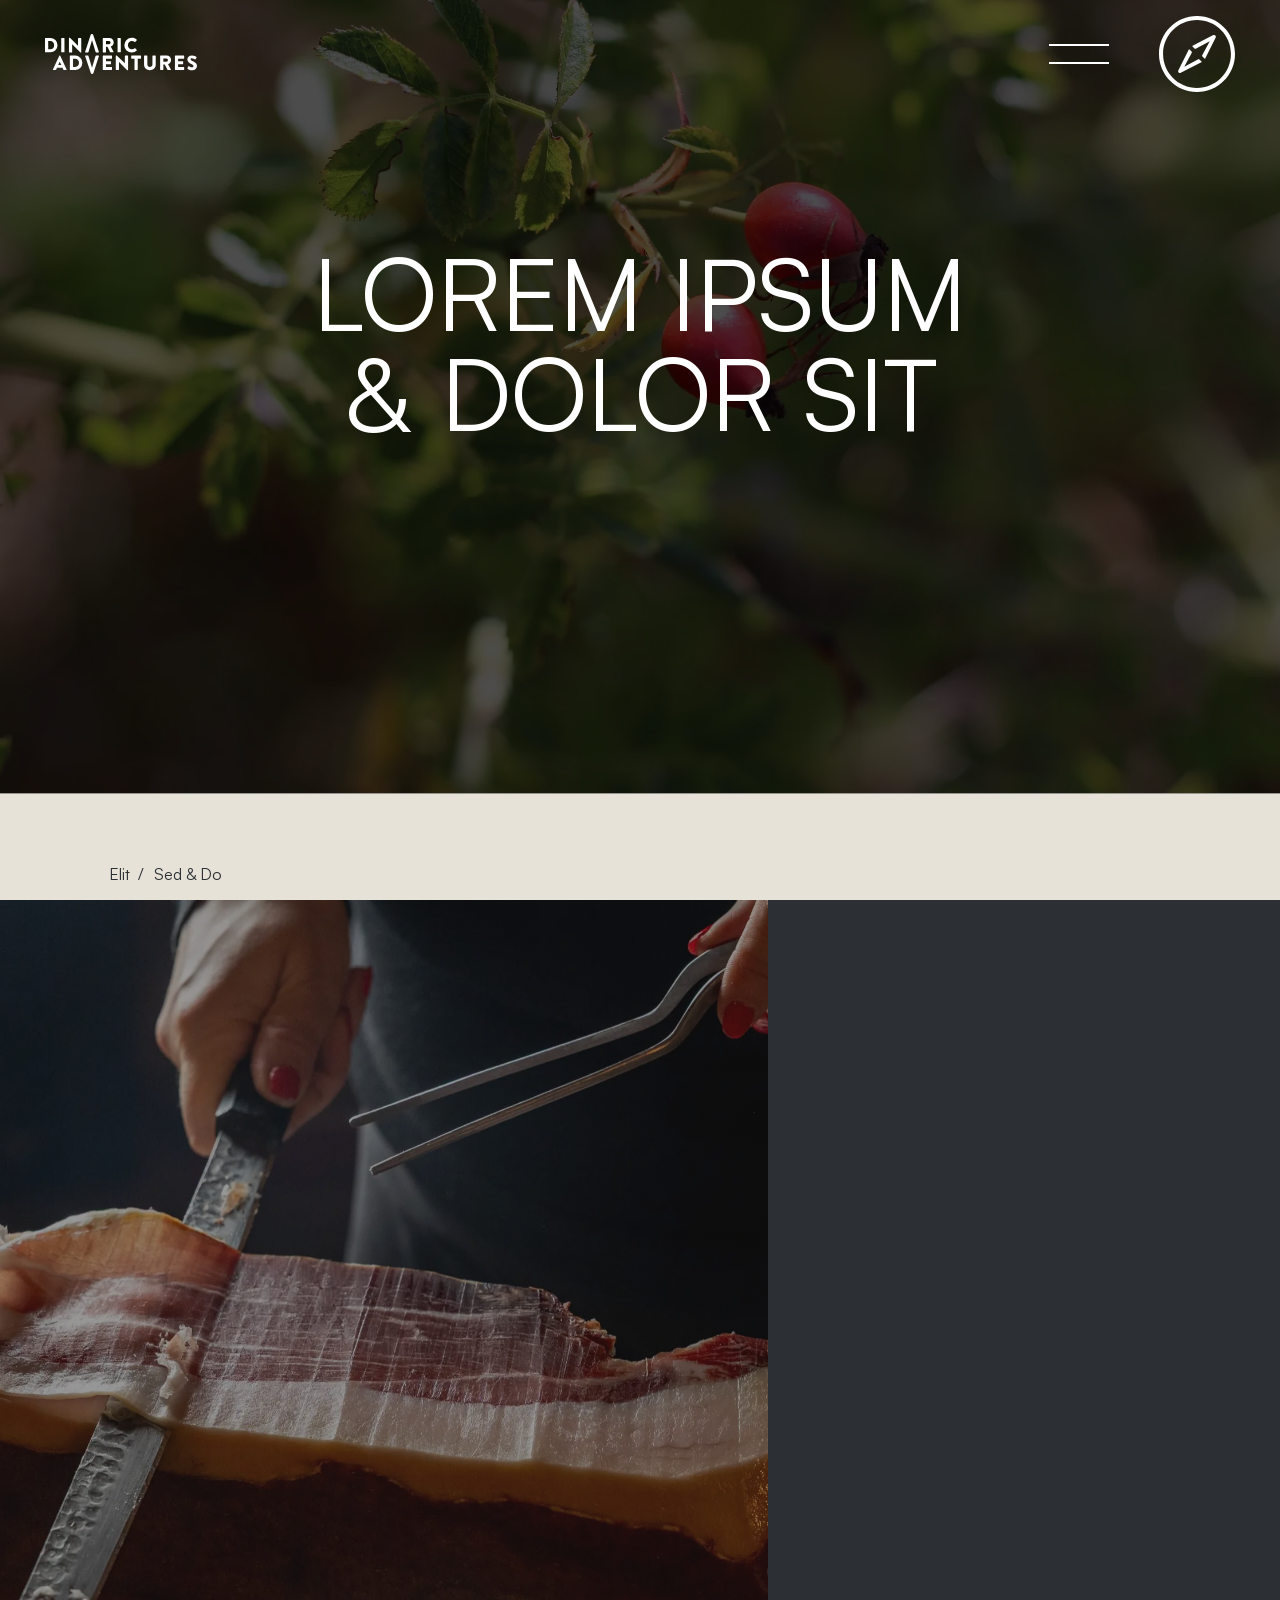
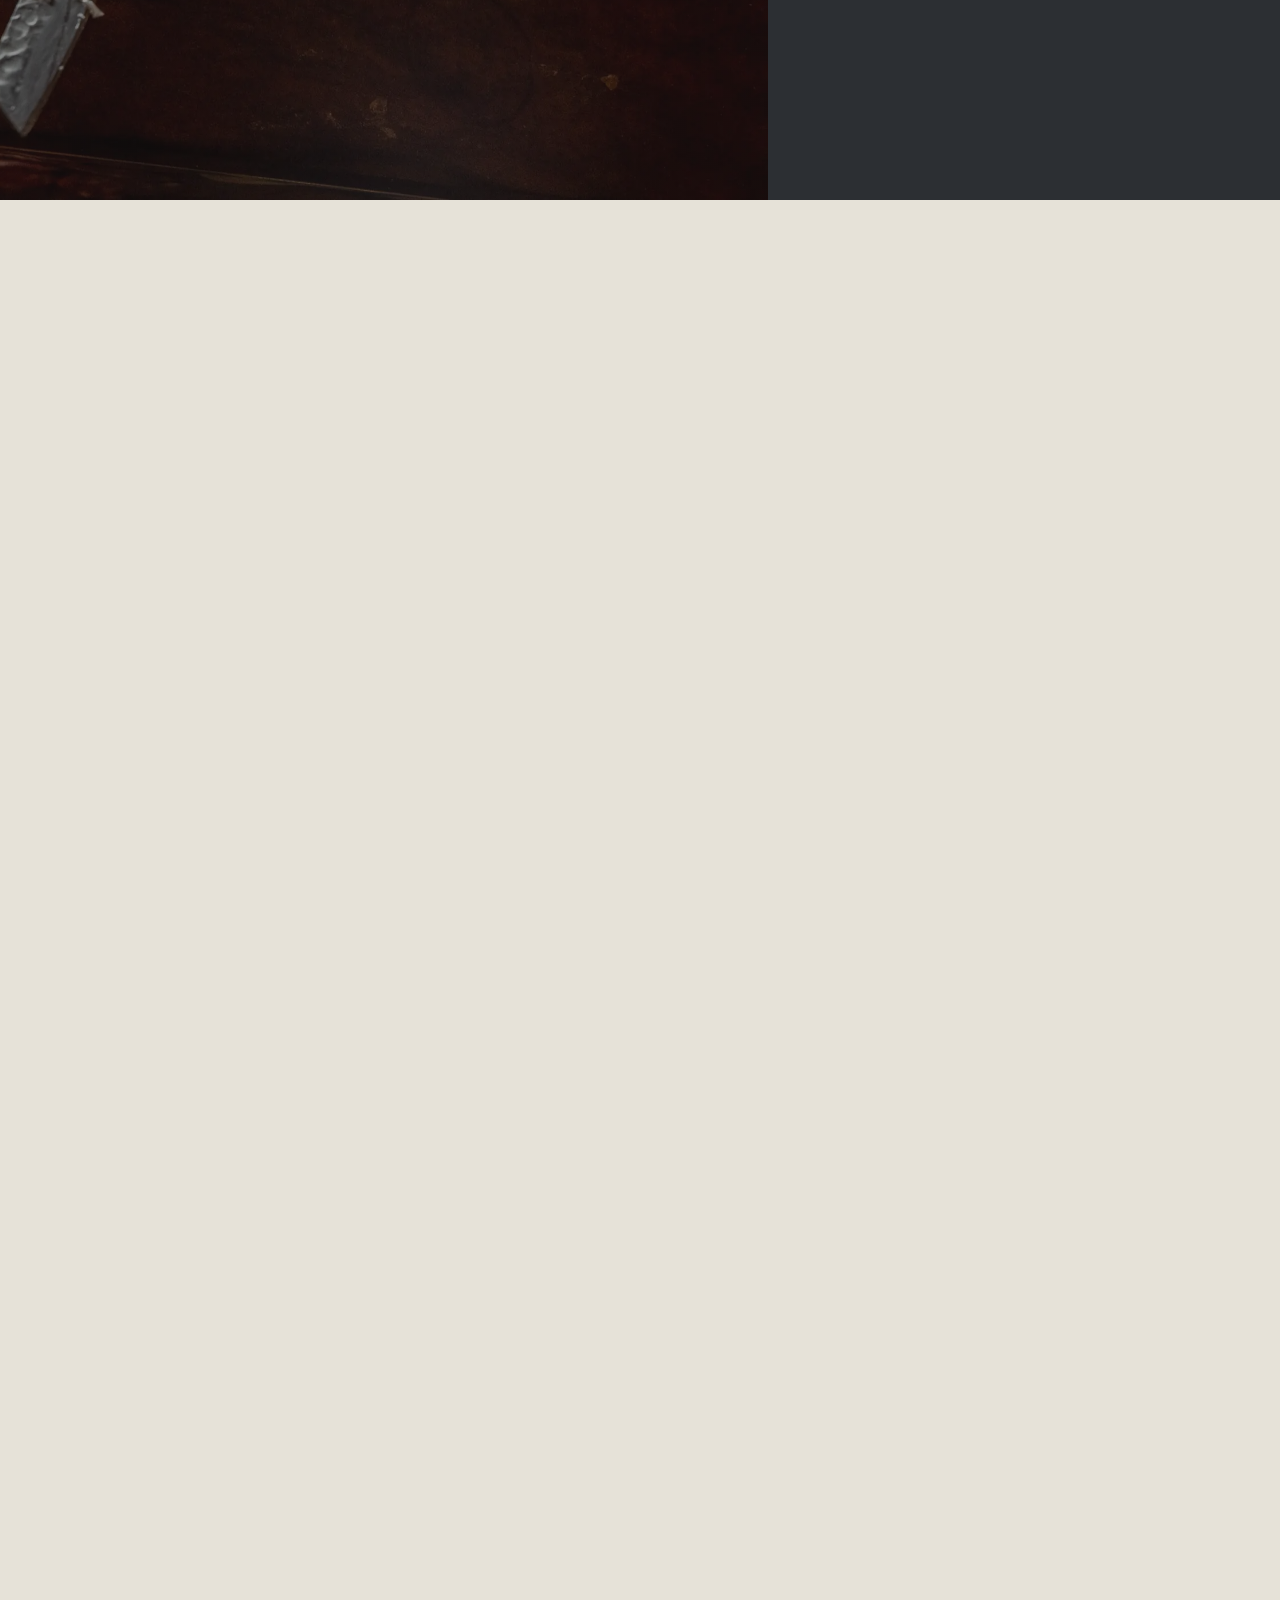
<file: adventure-first.html>
<!DOCTYPE html>
<html lang="en-US" class="no-js">


<meta http-equiv="content-type" content="text/html;charset=UTF-8" />
<head>
<meta http-equiv="content-type" content="text/html;charset=UTF-8" />
  <meta http-equiv="ScreenOrientation" content="autoRotate:disabled">
  <meta name="viewport" content="width=device-width, initial-scale=1.0">
  <meta http-equiv="X-UA-Compatible" content="IE=edge">
  <title>Lorem Ipsum Dolor Sit Amet</title>
  <meta name="description" content="Lorem ipsum dolor sit amet consectetur adipiscing elit sed do eiusmod tempor incididunt ut labore et dolore magna aliqua." />
<!--Fonts Adobe-->
<link rel="preload" as="image" href="assets/images/logo-dinaric-vertical.svg" fetchpriority="high" type="image/svg+xml">
  <script>
    (function() {
      document.documentElement.className = 'js';
    })();
  </script>
<meta name='robots' content='index, follow, max-image-preview:large, max-snippet:-1, max-video-preview:-1' />




<style id='wp-img-auto-sizes-contain-inline-css' type='text/css'>
img:is([sizes=auto i],[sizes^="auto," i]){contain-intrinsic-size:3000px 1500px}
/*# sourceURL=wp-img-auto-sizes-contain-inline-css */
</style>
<style id='classic-theme-styles-inline-css' type='text/css'>
/*! This file is auto-generated */
.wp-block-button__link{color:#fff;background-color:#32373c;border-radius:9999px;box-shadow:none;text-decoration:none;padding:calc(.667em + 2px) calc(1.333em + 2px);font-size:1.125em}.wp-block-file__button{background:#32373c;color:#fff;text-decoration:none}
/*# sourceURL=/wp-includes/css/classic-themes.min.css */
</style>
<link rel='stylesheet' id='swiper-css' href='assets/css/swiper-bundle.min.css' type='text/css' media='all' />
<link rel='stylesheet' id='aos-css' href='assets/css/aos.css' type='text/css' media='all' />
<link rel='stylesheet' id='fancybox-css' href='assets/css/fancybox.css' type='text/css' media='all' />
<link rel='stylesheet' id='flatpickr-css' href='assets/css/flatpickr.min.css' type='text/css' media='all' />
<link rel='stylesheet' id='theme-css-css' href='assets/css/theme.css' type='text/css' media='all' />
<link rel='stylesheet' id='brand-fonts-css' href='assets/css/brand-fonts.css' type='text/css' media='all' />
<link rel='stylesheet' id='brand-theme-css' href='assets/css/brand-theme.css' type='text/css' media='all' />
<link rel='stylesheet' id='mode-selector-css' href='assets/css/mode-selector.css' type='text/css' media='all' />
<script type="text/javascript" fetchpriority="high" src="assets/js/jquery.min.js" id="jquery-js"></script>
<script type="text/javascript" defer src="assets/js/flatpickr.min.js" id="flatpickr-js"></script>
<script type="text/javascript" src="assets/js/swiper-bundle.min.js" id="swiper-js"></script>
<link rel="icon" href="assets/images/logo-dinaric-vertical.svg" sizes="32x32" type="image/svg+xml" />
<link rel="icon" href="assets/images/logo-dinaric-vertical.svg" sizes="192x192" type="image/svg+xml" />
<link rel="apple-touch-icon" href="assets/images/logo-dinaric-vertical.svg" />
<meta name="msapplication-TileImage" content="assets/images/logo-dinaric-vertical.svg" />
		<style type="text/css" id="wp-custom-css">
			/* #dialog-enquire #enquire-close {
position: absolute;
right: 50px;
top: 50px;
background-color: transparent;
border: none;
padding: 0px;
cursor: pointer;
z-index: 1;
} */
.thank_signature {
	text-align: center;
	font-family: "Satoshi", sans-serif!important;
	color: #B89A6A!important;
	font-size: 70px!important;
}

@media(max-width: 768px) {
	.thank_signature {
		font-size: 55px!important;
	}
}

#stories-instagram .instagram-swiper .swiper-slide {
	object-fit: cover;
}

#destination .wrapper .heading-wrappers .post-title {
	transition: all 1s ease-in-out;
}
#home_tours .pagination .progressbar-background{
	transition: width 1s ease-in-out!important;

}


#destination_page_featured {
	background-size:  cover;
}


.single-portfolio #portfolio_about .wrapper .floating-marquee .wrapperRollingText .rollingText {
	font-size: clamp(3.4375rem, calc(-4.625rem + 35.8333vw), 16.875rem);align-content}


.flatpickr-time input {
	font-size: 21px !important;
}

#newsletter_form {
	display: none;
}

/* #fd-form-6908b935591fe2485bd018ce {
display: none !important;
} */





#wpc-filter-range-form-4592 .wpc-filters-range-wrapper .wpc-filters-range-column.wpc-filters-range-min-column,
#wpc-filter-range-form-4592 .wpc-filters-range-wrapper .wpc-filters-range-column.wpc-filters-range-max-column {
	input {border: 0};
}
#newsletter_form p {
	font-family: "Satoshi", sans-serif;
}

fieldset.hidden-fields-container {
	border: none;
	padding: 0;
}

.page-template-tmpl_accommodation #resort-list .wrapper .front_filters .filter-set dialog#dialog-filter {
	height: 100%;
}

.page-template-tmpl_accommodation #resort-list .wrapper .front_filters .filter-set dialog#dialog-filter form .d-flex-form {
	height: calc(100vh - 150px - 2em);
}

body {
	-webkit-overflow-scrolling: touch;
}

/* .safari.keyboard .swiper-service dialog[open] {
bottom: 270px;
} */


body.single-resort #ask-your-concierge[data-villas] .inner-content .col-2 .col-left .signature {
	transform: translate(-45%, -50%) !important;
}

.grecaptcha-badge {
	display: none !important;
}


body.single-resort #ask-your-concierge[data-villas] {
		--text-clr: #2C2F33!important;
}

				</style>
		<style id='global-styles-inline-css' type='text/css'>
:root{--wp--preset--aspect-ratio--square: 1;--wp--preset--aspect-ratio--4-3: 4/3;--wp--preset--aspect-ratio--3-4: 3/4;--wp--preset--aspect-ratio--3-2: 3/2;--wp--preset--aspect-ratio--2-3: 2/3;--wp--preset--aspect-ratio--16-9: 16/9;--wp--preset--aspect-ratio--9-16: 9/16;--wp--preset--color--black: #000000;--wp--preset--color--cyan-bluish-gray: #abb8c3;--wp--preset--color--white: #ffffff;--wp--preset--color--pale-pink: #f78da7;--wp--preset--color--vivid-red: #cf2e2e;--wp--preset--color--luminous-vivid-orange: #ff6900;--wp--preset--color--luminous-vivid-amber: #fcb900;--wp--preset--color--light-green-cyan: #7bdcb5;--wp--preset--color--vivid-green-cyan: #00d084;--wp--preset--color--pale-cyan-blue: #8ed1fc;--wp--preset--color--vivid-cyan-blue: #0693e3;--wp--preset--color--vivid-purple: #9b51e0;--wp--preset--gradient--vivid-cyan-blue-to-vivid-purple: linear-gradient(135deg,rgb(6,147,227) 0%,rgb(155,81,224) 100%);--wp--preset--gradient--light-green-cyan-to-vivid-green-cyan: linear-gradient(135deg,rgb(122,220,180) 0%,rgb(0,208,130) 100%);--wp--preset--gradient--luminous-vivid-amber-to-luminous-vivid-orange: linear-gradient(135deg,rgb(252,185,0) 0%,rgb(255,105,0) 100%);--wp--preset--gradient--luminous-vivid-orange-to-vivid-red: linear-gradient(135deg,rgb(255,105,0) 0%,rgb(207,46,46) 100%);--wp--preset--gradient--very-light-gray-to-cyan-bluish-gray: linear-gradient(135deg,rgb(238,238,238) 0%,rgb(169,184,195) 100%);--wp--preset--gradient--cool-to-warm-spectrum: linear-gradient(135deg,rgb(74,234,220) 0%,rgb(151,120,209) 20%,rgb(207,42,186) 40%,rgb(238,44,130) 60%,rgb(251,105,98) 80%,rgb(254,248,76) 100%);--wp--preset--gradient--blush-light-purple: linear-gradient(135deg,rgb(255,206,236) 0%,rgb(152,150,240) 100%);--wp--preset--gradient--blush-bordeaux: linear-gradient(135deg,rgb(254,205,165) 0%,rgb(254,45,45) 50%,rgb(107,0,62) 100%);--wp--preset--gradient--luminous-dusk: linear-gradient(135deg,rgb(255,203,112) 0%,rgb(199,81,192) 50%,rgb(65,88,208) 100%);--wp--preset--gradient--pale-ocean: linear-gradient(135deg,rgb(255,245,203) 0%,rgb(182,227,212) 50%,rgb(51,167,181) 100%);--wp--preset--gradient--electric-grass: linear-gradient(135deg,rgb(202,248,128) 0%,rgb(113,206,126) 100%);--wp--preset--gradient--midnight: linear-gradient(135deg,rgb(2,3,129) 0%,rgb(40,116,252) 100%);--wp--preset--font-size--small: 13px;--wp--preset--font-size--medium: 20px;--wp--preset--font-size--large: 36px;--wp--preset--font-size--x-large: 42px;--wp--preset--spacing--20: 0.44rem;--wp--preset--spacing--30: 0.67rem;--wp--preset--spacing--40: 1rem;--wp--preset--spacing--50: 1.5rem;--wp--preset--spacing--60: 2.25rem;--wp--preset--spacing--70: 3.38rem;--wp--preset--spacing--80: 5.06rem;--wp--preset--shadow--natural: 6px 6px 9px rgba(0, 0, 0, 0.2);--wp--preset--shadow--deep: 12px 12px 50px rgba(0, 0, 0, 0.4);--wp--preset--shadow--sharp: 6px 6px 0px rgba(0, 0, 0, 0.2);--wp--preset--shadow--outlined: 6px 6px 0px -3px rgb(255, 255, 255), 6px 6px rgb(0, 0, 0);--wp--preset--shadow--crisp: 6px 6px 0px rgb(0, 0, 0);}:where(.is-layout-flex){gap: 0.5em;}:where(.is-layout-grid){gap: 0.5em;}body .is-layout-flex{display: flex;}.is-layout-flex{flex-wrap: wrap;align-items: center;}.is-layout-flex > :is(*, div){margin: 0;}body .is-layout-grid{display: grid;}.is-layout-grid > :is(*, div){margin: 0;}:where(.wp-block-columns.is-layout-flex){gap: 2em;}:where(.wp-block-columns.is-layout-grid){gap: 2em;}:where(.wp-block-post-template.is-layout-flex){gap: 1.25em;}:where(.wp-block-post-template.is-layout-grid){gap: 1.25em;}.has-black-color{color: var(--wp--preset--color--black) !important;}.has-cyan-bluish-gray-color{color: var(--wp--preset--color--cyan-bluish-gray) !important;}.has-white-color{color: var(--wp--preset--color--white) !important;}.has-pale-pink-color{color: var(--wp--preset--color--pale-pink) !important;}.has-vivid-red-color{color: var(--wp--preset--color--vivid-red) !important;}.has-luminous-vivid-orange-color{color: var(--wp--preset--color--luminous-vivid-orange) !important;}.has-luminous-vivid-amber-color{color: var(--wp--preset--color--luminous-vivid-amber) !important;}.has-light-green-cyan-color{color: var(--wp--preset--color--light-green-cyan) !important;}.has-vivid-green-cyan-color{color: var(--wp--preset--color--vivid-green-cyan) !important;}.has-pale-cyan-blue-color{color: var(--wp--preset--color--pale-cyan-blue) !important;}.has-vivid-cyan-blue-color{color: var(--wp--preset--color--vivid-cyan-blue) !important;}.has-vivid-purple-color{color: var(--wp--preset--color--vivid-purple) !important;}.has-black-background-color{background-color: var(--wp--preset--color--black) !important;}.has-cyan-bluish-gray-background-color{background-color: var(--wp--preset--color--cyan-bluish-gray) !important;}.has-white-background-color{background-color: var(--wp--preset--color--white) !important;}.has-pale-pink-background-color{background-color: var(--wp--preset--color--pale-pink) !important;}.has-vivid-red-background-color{background-color: var(--wp--preset--color--vivid-red) !important;}.has-luminous-vivid-orange-background-color{background-color: var(--wp--preset--color--luminous-vivid-orange) !important;}.has-luminous-vivid-amber-background-color{background-color: var(--wp--preset--color--luminous-vivid-amber) !important;}.has-light-green-cyan-background-color{background-color: var(--wp--preset--color--light-green-cyan) !important;}.has-vivid-green-cyan-background-color{background-color: var(--wp--preset--color--vivid-green-cyan) !important;}.has-pale-cyan-blue-background-color{background-color: var(--wp--preset--color--pale-cyan-blue) !important;}.has-vivid-cyan-blue-background-color{background-color: var(--wp--preset--color--vivid-cyan-blue) !important;}.has-vivid-purple-background-color{background-color: var(--wp--preset--color--vivid-purple) !important;}.has-black-border-color{border-color: var(--wp--preset--color--black) !important;}.has-cyan-bluish-gray-border-color{border-color: var(--wp--preset--color--cyan-bluish-gray) !important;}.has-white-border-color{border-color: var(--wp--preset--color--white) !important;}.has-pale-pink-border-color{border-color: var(--wp--preset--color--pale-pink) !important;}.has-vivid-red-border-color{border-color: var(--wp--preset--color--vivid-red) !important;}.has-luminous-vivid-orange-border-color{border-color: var(--wp--preset--color--luminous-vivid-orange) !important;}.has-luminous-vivid-amber-border-color{border-color: var(--wp--preset--color--luminous-vivid-amber) !important;}.has-light-green-cyan-border-color{border-color: var(--wp--preset--color--light-green-cyan) !important;}.has-vivid-green-cyan-border-color{border-color: var(--wp--preset--color--vivid-green-cyan) !important;}.has-pale-cyan-blue-border-color{border-color: var(--wp--preset--color--pale-cyan-blue) !important;}.has-vivid-cyan-blue-border-color{border-color: var(--wp--preset--color--vivid-cyan-blue) !important;}.has-vivid-purple-border-color{border-color: var(--wp--preset--color--vivid-purple) !important;}.has-vivid-cyan-blue-to-vivid-purple-gradient-background{background: var(--wp--preset--gradient--vivid-cyan-blue-to-vivid-purple) !important;}.has-light-green-cyan-to-vivid-green-cyan-gradient-background{background: var(--wp--preset--gradient--light-green-cyan-to-vivid-green-cyan) !important;}.has-luminous-vivid-amber-to-luminous-vivid-orange-gradient-background{background: var(--wp--preset--gradient--luminous-vivid-amber-to-luminous-vivid-orange) !important;}.has-luminous-vivid-orange-to-vivid-red-gradient-background{background: var(--wp--preset--gradient--luminous-vivid-orange-to-vivid-red) !important;}.has-very-light-gray-to-cyan-bluish-gray-gradient-background{background: var(--wp--preset--gradient--very-light-gray-to-cyan-bluish-gray) !important;}.has-cool-to-warm-spectrum-gradient-background{background: var(--wp--preset--gradient--cool-to-warm-spectrum) !important;}.has-blush-light-purple-gradient-background{background: var(--wp--preset--gradient--blush-light-purple) !important;}.has-blush-bordeaux-gradient-background{background: var(--wp--preset--gradient--blush-bordeaux) !important;}.has-luminous-dusk-gradient-background{background: var(--wp--preset--gradient--luminous-dusk) !important;}.has-pale-ocean-gradient-background{background: var(--wp--preset--gradient--pale-ocean) !important;}.has-electric-grass-gradient-background{background: var(--wp--preset--gradient--electric-grass) !important;}.has-midnight-gradient-background{background: var(--wp--preset--gradient--midnight) !important;}.has-small-font-size{font-size: var(--wp--preset--font-size--small) !important;}.has-medium-font-size{font-size: var(--wp--preset--font-size--medium) !important;}.has-large-font-size{font-size: var(--wp--preset--font-size--large) !important;}.has-x-large-font-size{font-size: var(--wp--preset--font-size--x-large) !important;}
/*# sourceURL=global-styles-inline-css */
</style>
</head>

<body class="adventure-first-page wp-singular page-template page-template-tmpl_accommodation page-template-tmpl_accommodation-php page portfolio-template-default single single-portfolio">
  <div id="mode-selector-overlay" class="is-hidden" aria-label="Lorem Ipsum">
    <section class="mode-selector-services">
      <div class="services_wrapper">
        <div class="service">
          <a href="#placeholder" data-mode-option>
            <h2 data-animate-heading>
              LOREM IPSUM            <svg xmlns="http://www.w3.org/2000/svg" width="50.987" height="14.208" viewBox="0 0 50.987 14.208">
                <g id="Group_2492" data-name="Group 2492" transform="translate(-1143 -7586.331)">
                  <g id="Icon_feather-arrow-right" data-name="Icon feather-arrow-right" transform="translate(1164.072 7575.435)">
                    <path id="Path_1604" data-name="Path 1604" d="M7.5,18H57.073" transform="translate(-28.573)" fill="none" stroke="#fff" stroke-linejoin="round" stroke-width="2" />
                    <path id="Path_1605" data-name="Path 1605" d="M18,7.5l6.4,6.4-6.4,6.4" transform="translate(4.103 4.103)" fill="none" stroke="#fff" stroke-width="2" />
                  </g>
                </g>
              </svg>
            </h2>
            <img width="1012" height="675" src="assets/images/dinaric-pool/img-133.webp" class="attachment-large size-large" alt="Lorem Ipsum" decoding="async" srcset="assets/images/dinaric-pool/img-133.webp 1012w, assets/images/dinaric-pool/img-131.webp 500w, assets/images/dinaric-pool/img-132.webp 768w" sizes="(max-width: 1012px) 100vw, 1012px" />
          </a>
        </div>
        <div class="service">
          <a href="#placeholder" data-mode-option>
            <h2 data-animate-heading>
              DOLOR SIT AMET            <svg xmlns="http://www.w3.org/2000/svg" width="50.987" height="14.208" viewBox="0 0 50.987 14.208">
                <g id="Group_2492" data-name="Group 2492" transform="translate(-1143 -7586.331)">
                  <g id="Icon_feather-arrow-right" data-name="Icon feather-arrow-right" transform="translate(1164.072 7575.435)">
                    <path id="Path_1604" data-name="Path 1604" d="M7.5,18H57.073" transform="translate(-28.573)" fill="none" stroke="#fff" stroke-linejoin="round" stroke-width="2" />
                    <path id="Path_1605" data-name="Path 1605" d="M18,7.5l6.4,6.4-6.4,6.4" transform="translate(4.103 4.103)" fill="none" stroke="#fff" stroke-width="2" />
                  </g>
                </g>
              </svg>
            </h2>
            <img width="1012" height="675" src="assets/images/dinaric-pool/img-018.webp" class="attachment-large size-large" alt="Lorem Ipsum" decoding="async" srcset="assets/images/dinaric-pool/img-018.webp 1012w, assets/images/dinaric-pool/img-016.webp 500w, assets/images/dinaric-pool/img-017.webp 768w" sizes="(max-width: 1012px) 100vw, 1012px" />
          </a>
        </div>
      </div>
    </section>
    <div class="mode-selector-compass" aria-hidden="true">
      <img src="assets/images/mode-selector/compass-arrow.svg" alt="">
    </div>
    <button id="mode-selector-close" class="mode-selector-close is-active" type="button" aria-label="Lorem Ipsum">
      <span class="line"></span>
      <span class="line"></span>
      <span class="line"></span>
    </button>
  </div>
  

  <!-- <div class="site"> -->
      <header class="site-header">
      <div class="header_wrapper">
    <div class="wrapper">
          <div class="header_right mobile-menu-button-wrapper">
        <div class="menu_button_wrapper">
          <button class="menu_button" id="hamburger" aria-label="Lorem Ipsum">
            <span class="line"></span>
            <span class="line"></span>
            <span class="line"></span>
          </button>
        </div>
      </div>
      <div class="header_left">
        <a href="#placeholder" class="logo-wrapper">
          <img class="logo-img" src="assets/images/logo-dinaric-vertical.svg" alt="Lorem Logo" width="140" height="66">
        </a>
              </div>
          <div class="header_right">
        
        <div class="menu_button_wrapper">
          <button class="menu_button" id="hamburger" aria-label="Lorem Ipsum">
            <span class="line"></span>
            <span class="line"></span>
            <span class="line"></span>
          </button>
        </div>
        <button id="mode-selector-open" class="header-book mode-selector-trigger" type="button" aria-label="Lorem Ipsum">
          <img class="mode-selector-trigger__icon" src="assets/images/mode-selector/mode-selector-trigger.svg" alt="" aria-hidden="true">
        </button>
      </div>
        </div>
  </div>
  <div class="headermenu">
    <div id="menu-image-container">
      <div class="default-bg" style="background-image: url('assets/images/dinaric-pool/img-015.webp');"></div>
    </div>

    <div class="menu-left">
      <div class="menu-navigation-main-menu-container"><ul id="menu-navigation-main-menu" class="menu"><li id="menu-item-1974" class="menu-item menu-item-type-post_type menu-item-object-page menu-item-1974"><a href="#placeholder">Lorem Ipsum &#038; Dolor Sit<div class="item_image" data-image="assets/images/dinaric-pool/img-129.webp"></div></a></li>
<li id="menu-item-1929" class="menu-item menu-item-type-post_type menu-item-object-page menu-item-1929"><a href="#placeholder">Amet Consectetur &#038; Adipiscing Elit<div class="item_image" data-image="assets/images/dinaric-pool/img-071.webp"></div></a></li>
<li id="menu-item-2470" class="menu-item menu-item-type-post_type menu-item-object-page menu-item-2470"><a href="#placeholder">Sed Do &#038; Eiusmod Tempor<div class="item_image" data-image="assets/images/dinaric-pool/img-147.webp"></div></a></li>
<li id="menu-item-2411" class="menu-item menu-item-type-post_type menu-item-object-page menu-item-2411"><a href="#placeholder">Incididunt &#038; Ut Labore<div class="item_image" data-image="assets/images/dinaric-pool/img-019.webp"></div></a></li>
<li id="menu-item-11080" class="menu-item menu-item-type-post_type menu-item-object-page menu-item-11080"><a href="#placeholder">Dolore Magna Aliqua<div class="item_image" data-image="assets/images/dinaric-pool/img-130.webp"></div></a></li>
<li id="menu-item-2003" class="menu-item menu-item-type-post_type menu-item-object-page menu-item-2003"><a href="#placeholder">Ut Enim Ad Minim<div class="item_image" data-image="assets/images/dinaric-pool/img-003.webp"></div></a></li>
</ul></div>    </div>
    <div class="menu-right">
      <div class="menu-navigation-main-menu-container"><ul id="menu-navigation-main-menu-1" class="menu"><li class="menu-item menu-item-type-post_type menu-item-object-page menu-item-1974"><a href="#placeholder">Lorem Ipsum &#038; Dolor Sit</a></li>
<li class="menu-item menu-item-type-post_type menu-item-object-page menu-item-1929"><a href="#placeholder">Amet Consectetur &#038; Adipiscing Elit</a></li>
<li class="menu-item menu-item-type-post_type menu-item-object-page menu-item-2470"><a href="#placeholder">Sed Do &#038; Eiusmod Tempor</a></li>
<li class="menu-item menu-item-type-post_type menu-item-object-page menu-item-2411"><a href="#placeholder">Incididunt &#038; Ut Labore</a></li>
<li class="menu-item menu-item-type-post_type menu-item-object-page menu-item-11080"><a href="#placeholder">Dolore Magna Aliqua</a></li>
<li class="menu-item menu-item-type-post_type menu-item-object-page menu-item-2003"><a href="#placeholder">Ut Enim Ad Minim</a></li>
</ul></div>      <div class="menu-navigation-secondary-menu-container"><ul id="menu-navigation-secondary-menu" class="menu"><li id="menu-item-3485" class="menu-item menu-item-type-post_type menu-item-object-page menu-item-3485"><a href="#placeholder">Lorem Ipsum</a></li>
<li id="menu-item-4380" class="menu-item menu-item-type-post_type menu-item-object-page menu-item-4380"><a href="#placeholder">Dolor Sit</a></li>
<li id="menu-item-1933" class="menu-item menu-item-type-post_type menu-item-object-page menu-item-1933"><a href="#placeholder">Amet Elit</a></li>
<li id="menu-item-1932" class="menu-item menu-item-type-post_type menu-item-object-page menu-item-1932"><a href="#placeholder">Consectetur</a></li>
</ul></div>      <div class="menu-right-bottom">
        <div class="menu-contact">
                      <a href="#placeholder" target="_blank">Lorem.
              Lorem Ipsum</a>
                                <a href="#placeholder" target="_blank">E.
              Lorem Ipsum</a>
                  </div>
        <div class="menu-socials">
          <a class="link" data-social-text href="#placeholder" target="_blank" aria-label="Instagram">
            <span class="social-icon social-icon-instagram" aria-hidden="true"></span>
            <span class="screen-reader-text">Instagram</span>
          </a>
          <a class="link" data-social-text href="#placeholder" target="_blank" aria-label="LinkedIn">
            <span class="social-icon social-icon-linkedin" aria-hidden="true"></span>
            <span class="screen-reader-text">LinkedIn</span>
          </a>
        </div>
      </div>
    </div>
  </div>
  </div>
  </header>

  <!-- Share Icon Start -->
    <!-- Share Icon End -->

  
  <div id="smooth-wrapper" class="site-content">
    <div id="smooth-content" class="primary content-area" style="padding-top: 1px; margin-top: -1px;">
<main id="main" class="site-main">
<section id="featured" class="stacking-content" data-scroll-featured>
         <img width="1920" height="1280" src="assets/images/dinaric-pool/img-001.webp" class="scrolled-bgImage" alt="Lorem Ipsum" decoding="async" fetchpriority="high" srcset="assets/images/dinaric-pool/img-001.webp 1920w, assets/images/dinaric-pool/img-001.webp 500w, assets/images/dinaric-pool/img-001.webp 1024w, assets/images/dinaric-pool/img-001.webp 768w, assets/images/dinaric-pool/img-001.webp 1536w" sizes="(max-width: 1920px) 100vw, 1920px" />         <!-- <div class="scrolled-bgImage background-img" style="background-image: url('http://7454');">
         </div> -->
         <h1 class="section-heading" data-animate-heading>Lorem Ipsum &#038; Dolor Sit</h1>
               </section>

<section id="villas_hotels_page_about">
         <div class="wrapper">
            <ul class="breadcrumbs" data-aos="fade-right" data-aos-duration="1300" data-aos-delay="300" data-aos-once="true">
               <li>
                  <a href="#placeholder">Elit</a>
               </li>
               <li>sed &#038; do</li>
            </ul>
            <div class="content-wrapper">
               <div class="content" data-aos="fade-up" data-aos-duration="1200" data-aos-delay="500">
                  <div class="two-col">
                     <div class="left">
                        <h2 data-animate-heading>EIUSMOD, TEMPOR INCIDIDUNT UT LABORE</h2>
                     </div>
                     <div class="right flow">
                        <h3 data-animate-heading>Et Dolore Magna Aliqua</h3>
                        <div data-animate-text class="paragraph">
                           <p>Lorem ipsum dolor sit amet consectetur adipiscing elit sed — do, eiusmod, tempor incididunt ut.<br data-start="986" data-end="989" />Labore et dolore magna aliqua lorem ipsum dolor sit amet: consectetur adipiscing elit sed do eiusmod, tempor incididunt ut labore et dolore.<br data-start="1110" data-end="1113" />Magna aliqua lorem ipsum dolor sit amet consectetur adipiscing — elit sed do eiusmod tempor incididunt.</p>
                        </div>
                        <span data-aos="fade-in" data-aos-duration="1200" class="signature">Signature</span>
                     </div>
                  </div>
               </div>
            </div>
         </div>
      </section>

<section id="resort-list">
   <div class="wrapper">
      <div id="grid-resorts">
         <ul class="list-none grid-resorts-list">
                           
                  <li class="single-resort-card clickable-parent"
                                          data-resort-type="hotel"
                     >
                                             <div class="tag-items" data-aos="fade-down" data-aos-duration="1200">
                                                         <span class="resort_type">
                                 lorem                              </span>
                                                                                    <button class="openDialogBtn marker" data-type="map" data-dialog="marker-1">
                                 <img class="marker-icon"
                                    src="assets/images/logo-dinaric-vertical.svg"
                                    alt="Lorem Ipsum">
                              </button>
                              <dialog class="modal" id="modal-1" data-dialog="marker-1" closedby="closerequest">
                                 
<button class="white closeDialogBtn" aria-label="Lorem Ipsum" data-dialog="marker-1">
   <!-- Lorem Ipsum -->
   <svg xmlns="http://www.w3.org/2000/svg" width="69.43" height="69.43" viewBox="0 0 69.43 69.43">
      <g id="Group_2526" data-name="Group 2526" transform="translate(18604.207 3591.207)">
         <line id="Line_1195" x2="68.015" y2="68.015" transform="translate(-18603.5 -3590.5)" stroke="currentColor" stroke-width="2" />
         <line id="Line_1196" x1="68.015" y2="68.015" transform="translate(-18603.5 -3590.5)" stroke="currentColor" stroke-width="2" />
      </g>
   </svg>
</button>                                 <div class="map-container">
                                    <div id="single-map-1" class="single-map" data-coords="35.5085778,23.9971102" data-zoom="10"></div>
                                 </div>
                              </dialog>
                                                   </div>
                        <a href="#placeholder" class="swiper-inner-gallery">
                           <div class="swiper-wrapper">
                                                               <div class="swiper-slide background-img" style="background-image: url('assets/images/dinaric-pool/img-001.webp');"></div>
                                                                                                <div class="swiper-slide background-img" style="background-image: url('assets/images/dinaric-pool/img-001.webp');"></div>
                                                                                                <div class="swiper-slide background-img" style="background-image: url('assets/images/dinaric-pool/img-001.webp');"></div>
                                                            </div>
                           <div class="swiper-inner-gallery-pagination"></div>
                        </a>
                     
                     <div class="content_container flow" data-aos="fade-in" data-aos-duration="1200"
                        data-aos-once="true">
                        <div class="col-2">
                           <span class="location-area">Ipsum, Dolor</span>
                                                         <div class="rating-stars-wrapper" title="Lorem Ipsum" data-aos="fade-up"
                                 data-aos-duration="1700" data-aos-delay="400">
                                                                     <img src="assets/images/logo-dinaric-vertical.svg" alt="Lorem Ipsum">
                                                                     <img src="assets/images/logo-dinaric-vertical.svg" alt="Lorem Ipsum">
                                                                     <img src="assets/images/logo-dinaric-vertical.svg" alt="Lorem Ipsum">
                                                                     <img src="assets/images/logo-dinaric-vertical.svg" alt="Lorem Ipsum">
                                                                     <img src="assets/images/logo-dinaric-vertical.svg" alt="Lorem Ipsum">
                                                               </div>
                                                   </div>
                        <h3 class="resort-heading h5 clickable-parent-heading">
                           <a href="#placeholder">Sit Amet Consectetur</a>
                        </h3>
                                                   <ul class="list-none features" style="overflow: hidden;">
                                                               <li>106 Adipiscing & Elit</li>
                                 <div class="feature-divider"></div>
                                                               <li>2 Sed & 2 Do</li>
                                 <div class="feature-divider"></div>
                                                               <li>Eiusmod Tempor & 2 Incididunt</li>
                                 <div class="feature-divider"></div>
                                                               <li>Ut Labore</li>
                                 <div class="feature-divider"></div>
                                                         </ul>
                                                                           <div class="truncated text">
                              Et dolore magna aliqua Lorem, Ipsum — dolor sit, amet consectetur, adipiscing elit sed do eiusmod tempor incididunt ut labore et dolore magna.                           </div>
                                                                           <span class="pricetext">
                              Aliqua                               <span class="price">310&#8364;</span>
                               /lorem                           </span>
                                             </div>
                  </li>
               
                  <li class="single-resort-card clickable-parent"
                                          data-resort-type="hotel"
                     >
                                             <div class="tag-items" data-aos="fade-down" data-aos-duration="1200">
                                                         <span class="resort_type">
                                 ipsum                              </span>
                                                                                    <button class="openDialogBtn marker" data-type="map" data-dialog="marker-2">
                                 <img class="marker-icon"
                                    src="assets/images/logo-dinaric-vertical.svg"
                                    alt="Lorem Ipsum">
                              </button>
                              <dialog class="modal" id="modal-2" data-dialog="marker-2" closedby="closerequest">
                                 
<button class="white closeDialogBtn" aria-label="Lorem Ipsum" data-dialog="marker-2">
   <!-- Lorem Ipsum -->
   <svg xmlns="http://www.w3.org/2000/svg" width="69.43" height="69.43" viewBox="0 0 69.43 69.43">
      <g id="Group_2526" data-name="Group 2526" transform="translate(18604.207 3591.207)">
         <line id="Line_1195" x2="68.015" y2="68.015" transform="translate(-18603.5 -3590.5)" stroke="currentColor" stroke-width="2" />
         <line id="Line_1196" x1="68.015" y2="68.015" transform="translate(-18603.5 -3590.5)" stroke="currentColor" stroke-width="2" />
      </g>
   </svg>
</button>                                 <div class="map-container">
                                    <div id="single-map-2" class="single-map" data-coords="35.5119612,23.9768486" data-zoom="10"></div>
                                 </div>
                              </dialog>
                                                   </div>
                        <a href="#placeholder" class="swiper-inner-gallery">
                           <div class="swiper-wrapper">
                                                               <div class="swiper-slide background-img" style="background-image: url('assets/images/dinaric-pool/img-001.webp');"></div>
                                                                                                <div class="swiper-slide background-img" style="background-image: url('assets/images/dinaric-pool/img-001.webp');"></div>
                                                                                                <div class="swiper-slide background-img" style="background-image: url('assets/images/dinaric-pool/img-001.webp');"></div>
                                                            </div>
                           <div class="swiper-inner-gallery-pagination"></div>
                        </a>
                     
                     <div class="content_container flow" data-aos="fade-in" data-aos-duration="1200"
                        data-aos-once="true">
                        <div class="col-2">
                           <span class="location-area">Dolor, Sit</span>
                                                         <div class="rating-stars-wrapper" title="Lorem Ipsum" data-aos="fade-up"
                                 data-aos-duration="1700" data-aos-delay="400">
                                                                     <img src="assets/images/logo-dinaric-vertical.svg" alt="Lorem Ipsum">
                                                                     <img src="assets/images/logo-dinaric-vertical.svg" alt="Lorem Ipsum">
                                                                     <img src="assets/images/logo-dinaric-vertical.svg" alt="Lorem Ipsum">
                                                                     <img src="assets/images/logo-dinaric-vertical.svg" alt="Lorem Ipsum">
                                                                     <img src="assets/images/logo-dinaric-vertical.svg" alt="Lorem Ipsum">
                                                               </div>
                                                   </div>
                        <h3 class="resort-heading h5 clickable-parent-heading">
                           <a href="#placeholder">Amet Consectetur Adipiscing</a>
                        </h3>
                                                   <ul class="list-none features" style="overflow: hidden;">
                                                               <li>83 Elit </li>
                                 <div class="feature-divider"></div>
                                                               <li>1 Sed & 2 Do</li>
                                 <div class="feature-divider"></div>
                                                               <li>Eiusmod Tempor & 3 Incididunt</li>
                                 <div class="feature-divider"></div>
                                                               <li>Ut Labore</li>
                                 <div class="feature-divider"></div>
                                                         </ul>
                                                                           <div class="truncated text">
                              Et dolore magna aliqua lorem ipsum — dolor sit amet consectetur adipiscing elit. Sed do eiusmod tempor incididunt ut: labore, et, dolore magna aliqua.                           </div>
                                                                           <span class="pricetext">
                              Lorem                               <span class="price">260&#8364;</span>
                               /ipsum                           </span>
                                             </div>
                  </li>
               
                  <li class="single-resort-card clickable-parent"
                                          data-resort-type="hotel"
                     >
                                             <div class="tag-items" data-aos="fade-down" data-aos-duration="1200">
                                                         <span class="resort_type">
                                 dolor                              </span>
                                                                                    <button class="openDialogBtn marker" data-type="map" data-dialog="marker-3">
                                 <img class="marker-icon"
                                    src="assets/images/logo-dinaric-vertical.svg"
                                    alt="Lorem Ipsum">
                              </button>
                              <dialog class="modal" id="modal-3" data-dialog="marker-3" closedby="closerequest">
                                 
<button class="white closeDialogBtn" aria-label="Lorem Ipsum" data-dialog="marker-3">
   <!-- Lorem Ipsum -->
   <svg xmlns="http://www.w3.org/2000/svg" width="69.43" height="69.43" viewBox="0 0 69.43 69.43">
      <g id="Group_2526" data-name="Group 2526" transform="translate(18604.207 3591.207)">
         <line id="Line_1195" x2="68.015" y2="68.015" transform="translate(-18603.5 -3590.5)" stroke="currentColor" stroke-width="2" />
         <line id="Line_1196" x1="68.015" y2="68.015" transform="translate(-18603.5 -3590.5)" stroke="currentColor" stroke-width="2" />
      </g>
   </svg>
</button>                                 <div class="map-container">
                                    <div id="single-map-3" class="single-map" data-coords="35.2894073,25.729406" data-zoom="10"></div>
                                 </div>
                              </dialog>
                                                   </div>
                        <a href="#placeholder" class="swiper-inner-gallery">
                           <div class="swiper-wrapper">
                                                               <div class="swiper-slide background-img" style="background-image: url('assets/images/dinaric-pool/img-001.webp');"></div>
                                                                                                <div class="swiper-slide background-img" style="background-image: url('assets/images/dinaric-pool/img-001.webp');"></div>
                                                                                                <div class="swiper-slide background-img" style="background-image: url('assets/images/dinaric-pool/img-001.webp');"></div>
                                                            </div>
                           <div class="swiper-inner-gallery-pagination"></div>
                        </a>
                     
                     <div class="content_container flow" data-aos="fade-in" data-aos-duration="1200"
                        data-aos-once="true">
                        <div class="col-2">
                           <span class="location-area">Sit, Amet</span>
                                                         <div class="rating-stars-wrapper" title="Lorem Ipsum" data-aos="fade-up"
                                 data-aos-duration="1700" data-aos-delay="400">
                                                                     <img src="assets/images/logo-dinaric-vertical.svg" alt="Lorem Ipsum">
                                                                     <img src="assets/images/logo-dinaric-vertical.svg" alt="Lorem Ipsum">
                                                                     <img src="assets/images/logo-dinaric-vertical.svg" alt="Lorem Ipsum">
                                                                     <img src="assets/images/logo-dinaric-vertical.svg" alt="Lorem Ipsum">
                                                                     <img src="assets/images/logo-dinaric-vertical.svg" alt="Lorem Ipsum">
                                                               </div>
                                                   </div>
                        <h3 class="resort-heading h5 clickable-parent-heading">
                           <a href="#placeholder">Consectetur adipiscing Elit</a>
                        </h3>
                                                   <ul class="list-none features" style="overflow: hidden;">
                                                               <li>158 Sed & Do</li>
                                 <div class="feature-divider"></div>
                                                               <li>5 Eiusmod & 4 Tempor</li>
                                 <div class="feature-divider"></div>
                                                               <li>Incididunt Ut & Labore</li>
                                 <div class="feature-divider"></div>
                                                               <li>Et Dolore Magna</li>
                                 <div class="feature-divider"></div>
                                                         </ul>
                                                                           <div class="truncated text">
                              Aliqua lorem ipsum dolor sit Amet Consectetur — adipiscing elit sed do Eiusmod tempor incididunt, ut, labore et dolore magna aliqua lorem ipsum dolor.                           </div>
                                                                           <span class="pricetext">
                              Sit                               <span class="price">330&#8364;</span>
                               /amet                           </span>
                                             </div>
                  </li>
               
                  <li class="single-resort-card clickable-parent"
                                          data-resort-type="hotel"
                     >
                                             <div class="tag-items" data-aos="fade-down" data-aos-duration="1200">
                                                         <span class="resort_type">
                                 consectetur                              </span>
                                                                                    <button class="openDialogBtn marker" data-type="map" data-dialog="marker-4">
                                 <img class="marker-icon"
                                    src="assets/images/logo-dinaric-vertical.svg"
                                    alt="Lorem Ipsum">
                              </button>
                              <dialog class="modal" id="modal-4" data-dialog="marker-4" closedby="closerequest">
                                 
<button class="white closeDialogBtn" aria-label="Lorem Ipsum" data-dialog="marker-4">
   <!-- Lorem Ipsum -->
   <svg xmlns="http://www.w3.org/2000/svg" width="69.43" height="69.43" viewBox="0 0 69.43 69.43">
      <g id="Group_2526" data-name="Group 2526" transform="translate(18604.207 3591.207)">
         <line id="Line_1195" x2="68.015" y2="68.015" transform="translate(-18603.5 -3590.5)" stroke="currentColor" stroke-width="2" />
         <line id="Line_1196" x1="68.015" y2="68.015" transform="translate(-18603.5 -3590.5)" stroke="currentColor" stroke-width="2" />
      </g>
   </svg>
</button>                                 <div class="map-container">
                                    <div id="single-map-4" class="single-map" data-coords="35.277694,25.7232969" data-zoom="10"></div>
                                 </div>
                              </dialog>
                                                   </div>
                        <a href="#placeholder" class="swiper-inner-gallery">
                           <div class="swiper-wrapper">
                                                               <div class="swiper-slide background-img" style="background-image: url('assets/images/dinaric-pool/img-001.webp');"></div>
                                                                                                <div class="swiper-slide background-img" style="background-image: url('assets/images/dinaric-pool/img-001.webp');"></div>
                                                                                                <div class="swiper-slide background-img" style="background-image: url('assets/images/dinaric-pool/img-001.webp');"></div>
                                                            </div>
                           <div class="swiper-inner-gallery-pagination"></div>
                        </a>
                     
                     <div class="content_container flow" data-aos="fade-in" data-aos-duration="1200"
                        data-aos-once="true">
                        <div class="col-2">
                           <span class="location-area">Adipiscing, Elit</span>
                                                         <div class="rating-stars-wrapper" title="Lorem Ipsum" data-aos="fade-up"
                                 data-aos-duration="1700" data-aos-delay="400">
                                                                     <img src="assets/images/logo-dinaric-vertical.svg" alt="Lorem Ipsum">
                                                                     <img src="assets/images/logo-dinaric-vertical.svg" alt="Lorem Ipsum">
                                                                     <img src="assets/images/logo-dinaric-vertical.svg" alt="Lorem Ipsum">
                                                                     <img src="assets/images/logo-dinaric-vertical.svg" alt="Lorem Ipsum">
                                                                     <img src="assets/images/logo-dinaric-vertical.svg" alt="Lorem Ipsum">
                                                               </div>
                                                   </div>
                        <h3 class="resort-heading h5 clickable-parent-heading">
                           <a href="#placeholder">Sed Do Eiusmod</a>
                        </h3>
                                                   <ul class="list-none features" style="overflow: hidden;">
                                                               <li>183 Tempor & Incididunt</li>
                                 <div class="feature-divider"></div>
                                                               <li>4 Ut & 3 Labore</li>
                                 <div class="feature-divider"></div>
                                                               <li>Et Dolore & 2 Magna</li>
                                 <div class="feature-divider"></div>
                                                               <li>Aliqua Lorem</li>
                                 <div class="feature-divider"></div>
                                                         </ul>
                                                                           <div class="truncated text">
                              Ipsum dolor sit amet Consectetur, Adipiscing — elit sed, do eiusmod, tempor incididunt, ut labore et dolore magna aliqua lorem ipsum.                           </div>
                                                                           <span class="pricetext">
                              Dolor                               <span class="price">170&#8364;</span>
                               /sit                           </span>
                                             </div>
                  </li>
               
                  <li class="single-resort-card clickable-parent"
                                          data-resort-type="villa"
                     >
                                             <div class="tag-items" data-aos="fade-down" data-aos-duration="1200">
                                                         <span class="resort_type">
                                 amet                              </span>
                                                                                    <button class="openDialogBtn marker" data-type="map" data-dialog="marker-5">
                                 <img class="marker-icon"
                                    src="assets/images/logo-dinaric-vertical.svg"
                                    alt="Lorem Ipsum">
                              </button>
                              <dialog class="modal" id="modal-5" data-dialog="marker-5" closedby="closerequest">
                                 
<button class="white closeDialogBtn" aria-label="Lorem Ipsum" data-dialog="marker-5">
   <!-- Lorem Ipsum -->
   <svg xmlns="http://www.w3.org/2000/svg" width="69.43" height="69.43" viewBox="0 0 69.43 69.43">
      <g id="Group_2526" data-name="Group 2526" transform="translate(18604.207 3591.207)">
         <line id="Line_1195" x2="68.015" y2="68.015" transform="translate(-18603.5 -3590.5)" stroke="currentColor" stroke-width="2" />
         <line id="Line_1196" x1="68.015" y2="68.015" transform="translate(-18603.5 -3590.5)" stroke="currentColor" stroke-width="2" />
      </g>
   </svg>
</button>                                 <div class="map-container">
                                    <div id="single-map-5" class="single-map" data-coords="35.5231531,24.0569161" data-zoom="10"></div>
                                 </div>
                              </dialog>
                                                   </div>
                        <a href="#placeholder" class="swiper-inner-gallery">
                           <div class="swiper-wrapper">
                                                               <div class="swiper-slide background-img" style="background-image: url('assets/images/dinaric-pool/img-001.webp');"></div>
                                                                                                <div class="swiper-slide background-img" style="background-image: url('assets/images/dinaric-pool/img-001.webp');"></div>
                                                                                                <div class="swiper-slide background-img" style="background-image: url('assets/images/dinaric-pool/img-001.webp');"></div>
                                                            </div>
                           <div class="swiper-inner-gallery-pagination"></div>
                        </a>
                     
                     <div class="content_container flow" data-aos="fade-in" data-aos-duration="1200"
                        data-aos-once="true">
                        <div class="col-2">
                           <span class="location-area">Consectetur, Adipiscing</span>
                                                   </div>
                        <h3 class="resort-heading h5 clickable-parent-heading">
                           <a href="#placeholder">Elit Sed</a>
                        </h3>
                                                   <ul class="list-none features" style="overflow: hidden;">
                                                               <li>6 do eiusmod</li>
                                 <div class="feature-divider"></div>
                                                               <li>Tempor incididunt ut</li>
                                 <div class="feature-divider"></div>
                                                               <li>Labore et & dolore</li>
                                 <div class="feature-divider"></div>
                                                               <li>1,600 magna² aliqua lorem</li>
                                 <div class="feature-divider"></div>
                                                         </ul>
                                                                           <div class="truncated text">
                              IPSUM dolor sit amet consectetur Adipiscing elit sed do eiusmod, tempor incididunt ut, labore, et dolore magna aliqua Lorem.                           </div>
                                                                           <span class="pricetext">
                              Ipsum                               <span class="price">1150&#8364;</span>
                               /dolor                           </span>
                                             </div>
                  </li>
               
                  <li class="single-resort-card clickable-parent"
                                          data-resort-type="villa"
                     >
                                             <div class="tag-items" data-aos="fade-down" data-aos-duration="1200">
                                                         <span class="resort_type">
                                 sit                              </span>
                                                                                    <button class="openDialogBtn marker" data-type="map" data-dialog="marker-6">
                                 <img class="marker-icon"
                                    src="assets/images/logo-dinaric-vertical.svg"
                                    alt="Lorem Ipsum">
                              </button>
                              <dialog class="modal" id="modal-6" data-dialog="marker-6" closedby="closerequest">
                                 
<button class="white closeDialogBtn" aria-label="Lorem Ipsum" data-dialog="marker-6">
   <!-- Lorem Ipsum -->
   <svg xmlns="http://www.w3.org/2000/svg" width="69.43" height="69.43" viewBox="0 0 69.43 69.43">
      <g id="Group_2526" data-name="Group 2526" transform="translate(18604.207 3591.207)">
         <line id="Line_1195" x2="68.015" y2="68.015" transform="translate(-18603.5 -3590.5)" stroke="currentColor" stroke-width="2" />
         <line id="Line_1196" x1="68.015" y2="68.015" transform="translate(-18603.5 -3590.5)" stroke="currentColor" stroke-width="2" />
      </g>
   </svg>
</button>                                 <div class="map-container">
                                    <div id="single-map-6" class="single-map" data-coords="35.5233071,24.0567405" data-zoom="10"></div>
                                 </div>
                              </dialog>
                                                   </div>
                        <a href="#placeholder" class="swiper-inner-gallery">
                           <div class="swiper-wrapper">
                                                               <div class="swiper-slide background-img" style="background-image: url('assets/images/dinaric-pool/img-001.webp');"></div>
                                                                                                <div class="swiper-slide background-img" style="background-image: url('assets/images/dinaric-pool/img-001.webp');"></div>
                                                                                                <div class="swiper-slide background-img" style="background-image: url('assets/images/dinaric-pool/img-001.webp');"></div>
                                                            </div>
                           <div class="swiper-inner-gallery-pagination"></div>
                        </a>
                     
                     <div class="content_container flow" data-aos="fade-in" data-aos-duration="1200"
                        data-aos-once="true">
                        <div class="col-2">
                           <span class="location-area">Amet, Consectetur</span>
                                                   </div>
                        <h3 class="resort-heading h5 clickable-parent-heading">
                           <a href="#placeholder">Adipiscing Elit</a>
                        </h3>
                                                   <ul class="list-none features" style="overflow: hidden;">
                                                               <li>5 Sed Do</li>
                                 <div class="feature-divider"></div>
                                                               <li>Eiusmod Tempor Incididunt</li>
                                 <div class="feature-divider"></div>
                                                               <li>185 ut² Labore Et</li>
                                 <div class="feature-divider"></div>
                                                               <li>700 dolore² Magna Aliqua</li>
                                 <div class="feature-divider"></div>
                                                         </ul>
                                                                           <div class="truncated text">
                              Lorem ipsum dolor sit Amet consectetur adipiscing elit, sed do eiusmod, tempor incididunt, ut labore et dolore magna aliqua lorem.                           </div>
                                                                           <span class="pricetext">
                              Ipsum                               <span class="price">650&#8364;</span>
                               /dolor                           </span>
                                             </div>
                  </li>
               
                  <li class="single-resort-card clickable-parent"
                                          data-resort-type="villa"
                     >
                                             <div class="tag-items" data-aos="fade-down" data-aos-duration="1200">
                                                         <span class="resort_type">
                                 sit                              </span>
                                                                                    <button class="openDialogBtn marker" data-type="map" data-dialog="marker-7">
                                 <img class="marker-icon"
                                    src="assets/images/logo-dinaric-vertical.svg"
                                    alt="Lorem Ipsum">
                              </button>
                              <dialog class="modal" id="modal-7" data-dialog="marker-7" closedby="closerequest">
                                 
<button class="white closeDialogBtn" aria-label="Lorem Ipsum" data-dialog="marker-7">
   <!-- Lorem Ipsum -->
   <svg xmlns="http://www.w3.org/2000/svg" width="69.43" height="69.43" viewBox="0 0 69.43 69.43">
      <g id="Group_2526" data-name="Group 2526" transform="translate(18604.207 3591.207)">
         <line id="Line_1195" x2="68.015" y2="68.015" transform="translate(-18603.5 -3590.5)" stroke="currentColor" stroke-width="2" />
         <line id="Line_1196" x1="68.015" y2="68.015" transform="translate(-18603.5 -3590.5)" stroke="currentColor" stroke-width="2" />
      </g>
   </svg>
</button>                                 <div class="map-container">
                                    <div id="single-map-7" class="single-map" data-coords="35.5127258,24.0751058" data-zoom="10"></div>
                                 </div>
                              </dialog>
                                                   </div>
                        <a href="#placeholder" class="swiper-inner-gallery">
                           <div class="swiper-wrapper">
                                                               <div class="swiper-slide background-img" style="background-image: url('assets/images/dinaric-pool/img-001.webp');"></div>
                                                                                                <div class="swiper-slide background-img" style="background-image: url('assets/images/dinaric-pool/img-001.webp');"></div>
                                                                                                <div class="swiper-slide background-img" style="background-image: url('assets/images/dinaric-pool/img-001.webp');"></div>
                                                            </div>
                           <div class="swiper-inner-gallery-pagination"></div>
                        </a>
                     
                     <div class="content_container flow" data-aos="fade-in" data-aos-duration="1200"
                        data-aos-once="true">
                        <div class="col-2">
                           <span class="location-area">Amet, Consectetur</span>
                                                   </div>
                        <h3 class="resort-heading h5 clickable-parent-heading">
                           <a href="#placeholder">Adipiscing Elit</a>
                        </h3>
                                                   <ul class="list-none features" style="overflow: hidden;">
                                                               <li>10–12 sed</li>
                                 <div class="feature-divider"></div>
                                                               <li>5 do</li>
                                 <div class="feature-divider"></div>
                                                               <li>Eiusmod tempor & incididunt</li>
                                 <div class="feature-divider"></div>
                                                               <li>Ut Labore et</li>
                                 <div class="feature-divider"></div>
                                                         </ul>
                                                                           <div class="truncated text">
                              DOLORE magna aliqua lorem Ipsum dolor Sit Amet, consectetur adipiscing elit�sed do, eiusmod tempor incididunt, ut, labore et dolore magna.                           </div>
                                                                           <span class="pricetext">
                              Aliqua                               <span class="price">550&#8364;</span>
                               /lorem                           </span>
                                             </div>
                  </li>
               
                  <li class="single-resort-card clickable-parent"
                                          data-resort-type="villa"
                     >
                                             <div class="tag-items" data-aos="fade-down" data-aos-duration="1200">
                                                         <span class="resort_type">
                                 ipsum                              </span>
                                                                                    <button class="openDialogBtn marker" data-type="map" data-dialog="marker-8">
                                 <img class="marker-icon"
                                    src="assets/images/logo-dinaric-vertical.svg"
                                    alt="Lorem Ipsum">
                              </button>
                              <dialog class="modal" id="modal-8" data-dialog="marker-8" closedby="closerequest">
                                 
<button class="white closeDialogBtn" aria-label="Lorem Ipsum" data-dialog="marker-8">
   <!-- Lorem Ipsum -->
   <svg xmlns="http://www.w3.org/2000/svg" width="69.43" height="69.43" viewBox="0 0 69.43 69.43">
      <g id="Group_2526" data-name="Group 2526" transform="translate(18604.207 3591.207)">
         <line id="Line_1195" x2="68.015" y2="68.015" transform="translate(-18603.5 -3590.5)" stroke="currentColor" stroke-width="2" />
         <line id="Line_1196" x1="68.015" y2="68.015" transform="translate(-18603.5 -3590.5)" stroke="currentColor" stroke-width="2" />
      </g>
   </svg>
</button>                                 <div class="map-container">
                                    <div id="single-map-8" class="single-map" data-coords="35.5100992,24.1296764" data-zoom="10"></div>
                                 </div>
                              </dialog>
                                                   </div>
                        <a href="#placeholder" class="swiper-inner-gallery">
                           <div class="swiper-wrapper">
                                                               <div class="swiper-slide background-img" style="background-image: url('assets/images/dinaric-pool/img-001.webp');"></div>
                                                                                                <div class="swiper-slide background-img" style="background-image: url('assets/images/dinaric-pool/img-001.webp');"></div>
                                                                                                <div class="swiper-slide background-img" style="background-image: url('assets/images/dinaric-pool/img-001.webp');"></div>
                                                            </div>
                           <div class="swiper-inner-gallery-pagination"></div>
                        </a>
                     
                     <div class="content_container flow" data-aos="fade-in" data-aos-duration="1200"
                        data-aos-once="true">
                        <div class="col-2">
                           <span class="location-area">Dolor, Sit</span>
                                                   </div>
                        <h3 class="resort-heading h5 clickable-parent-heading">
                           <a href="#placeholder">Amet Consectetur</a>
                        </h3>
                                                   <ul class="list-none features" style="overflow: hidden;">
                                                               <li>8 Adipiscing</li>
                                 <div class="feature-divider"></div>
                                                               <li>Elit sed 16 Do</li>
                                 <div class="feature-divider"></div>
                                                               <li>540 eiusmod² Tempor Incididunt</li>
                                 <div class="feature-divider"></div>
                                                               <li>Ut Labore Et</li>
                                 <div class="feature-divider"></div>
                                                         </ul>
                                                                           <div class="truncated text">
                              Dolore 8-magna aliqua lorem Ipsum dolor sit amet, consectetur adipiscing elit, sed do, eiusmod tempor incididunt ut labore.                           </div>
                                                                           <span class="pricetext">
                              Et                               <span class="price">1580&#8364;</span>
                               /dolore                           </span>
                                             </div>
                  </li>
               
                  <li class="single-resort-card clickable-parent"
                                          data-resort-type="villa"
                     >
                                             <div class="tag-items" data-aos="fade-down" data-aos-duration="1200">
                                                         <span class="resort_type">
                                 magna                              </span>
                                                                                    <button class="openDialogBtn marker" data-type="map" data-dialog="marker-9">
                                 <img class="marker-icon"
                                    src="assets/images/logo-dinaric-vertical.svg"
                                    alt="Lorem Ipsum">
                              </button>
                              <dialog class="modal" id="modal-9" data-dialog="marker-9" closedby="closerequest">
                                 
<button class="white closeDialogBtn" aria-label="Lorem Ipsum" data-dialog="marker-9">
   <!-- Lorem Ipsum -->
   <svg xmlns="http://www.w3.org/2000/svg" width="69.43" height="69.43" viewBox="0 0 69.43 69.43">
      <g id="Group_2526" data-name="Group 2526" transform="translate(18604.207 3591.207)">
         <line id="Line_1195" x2="68.015" y2="68.015" transform="translate(-18603.5 -3590.5)" stroke="currentColor" stroke-width="2" />
         <line id="Line_1196" x1="68.015" y2="68.015" transform="translate(-18603.5 -3590.5)" stroke="currentColor" stroke-width="2" />
      </g>
   </svg>
</button>                                 <div class="map-container">
                                    <div id="single-map-9" class="single-map" data-coords="35.4090312,24.1705114" data-zoom="10"></div>
                                 </div>
                              </dialog>
                                                   </div>
                        <a href="#placeholder" class="swiper-inner-gallery">
                           <div class="swiper-wrapper">
                                                               <div class="swiper-slide background-img" style="background-image: url('assets/images/dinaric-pool/img-001.webp');"></div>
                                                                                                <div class="swiper-slide background-img" style="background-image: url('assets/images/dinaric-pool/img-001.webp');"></div>
                                                                                                <div class="swiper-slide background-img" style="background-image: url('assets/images/dinaric-pool/img-001.webp');"></div>
                                                            </div>
                           <div class="swiper-inner-gallery-pagination"></div>
                        </a>
                     
                     <div class="content_container flow" data-aos="fade-in" data-aos-duration="1200"
                        data-aos-once="true">
                        <div class="col-2">
                           <span class="location-area">Aliqua, Lorem</span>
                                                   </div>
                        <h3 class="resort-heading h5 clickable-parent-heading">
                           <a href="#placeholder">Ipsum Dolor</a>
                        </h3>
                                                   <ul class="list-none features" style="overflow: hidden;">
                                                               <li>4 Sit • 10 Amet</li>
                                 <div class="feature-divider"></div>
                                                               <li>190 consectetur² Adipiscing elit</li>
                                 <div class="feature-divider"></div>
                                                               <li>25 sed Do Eiusmod</li>
                                 <div class="feature-divider"></div>
                                                               <li>Tempor & Incididunt Ut</li>
                                 <div class="feature-divider"></div>
                                                         </ul>
                                                                           <div class="truncated text">
                              Labore 4-et dolore magna Aliqua lorem 25 ipsum dolor, sit amet, consectetur, adipiscing elit sed do eiusmod tempor incididunt ut labore et.                           </div>
                                                                           <span class="pricetext">
                              Dolore                               <span class="price">1100&#8364;</span>
                               /magna                           </span>
                                             </div>
                  </li>
               
                  <li class="single-resort-card clickable-parent"
                                          data-resort-type="villa"
                     >
                                             <div class="tag-items" data-aos="fade-down" data-aos-duration="1200">
                                                         <span class="resort_type">
                                 aliqua                              </span>
                                                                                    <button class="openDialogBtn marker" data-type="map" data-dialog="marker-10">
                                 <img class="marker-icon"
                                    src="assets/images/logo-dinaric-vertical.svg"
                                    alt="Lorem Ipsum">
                              </button>
                              <dialog class="modal" id="modal-10" data-dialog="marker-10" closedby="closerequest">
                                 
<button class="white closeDialogBtn" aria-label="Lorem Ipsum" data-dialog="marker-10">
   <!-- Lorem Ipsum -->
   <svg xmlns="http://www.w3.org/2000/svg" width="69.43" height="69.43" viewBox="0 0 69.43 69.43">
      <g id="Group_2526" data-name="Group 2526" transform="translate(18604.207 3591.207)">
         <line id="Line_1195" x2="68.015" y2="68.015" transform="translate(-18603.5 -3590.5)" stroke="currentColor" stroke-width="2" />
         <line id="Line_1196" x1="68.015" y2="68.015" transform="translate(-18603.5 -3590.5)" stroke="currentColor" stroke-width="2" />
      </g>
   </svg>
</button>                                 <div class="map-container">
                                    <div id="single-map-10" class="single-map" data-coords="35.5453332,24.0661231" data-zoom="10"></div>
                                 </div>
                              </dialog>
                                                   </div>
                        <a href="#placeholder" class="swiper-inner-gallery">
                           <div class="swiper-wrapper">
                                                               <div class="swiper-slide background-img" style="background-image: url('assets/images/dinaric-pool/img-001.webp');"></div>
                                                                                                <div class="swiper-slide background-img" style="background-image: url('assets/images/dinaric-pool/img-001.webp');"></div>
                                                                                                <div class="swiper-slide background-img" style="background-image: url('assets/images/dinaric-pool/img-001.webp');"></div>
                                                            </div>
                           <div class="swiper-inner-gallery-pagination"></div>
                        </a>
                     
                     <div class="content_container flow" data-aos="fade-in" data-aos-duration="1200"
                        data-aos-once="true">
                        <div class="col-2">
                           <span class="location-area">Lorem, Ipsum</span>
                                                   </div>
                        <h3 class="resort-heading h5 clickable-parent-heading">
                           <a href="#placeholder">Dolor Sit</a>
                        </h3>
                                                   <ul class="list-none features" style="overflow: hidden;">
                                                               <li>6 amet consectetur</li>
                                 <div class="feature-divider"></div>
                                                               <li>Adipiscing 12–13 elit</li>
                                 <div class="feature-divider"></div>
                                                               <li>180 sed² do eiusmod</li>
                                 <div class="feature-divider"></div>
                                                               <li>2,500 tempor² incididunt</li>
                                 <div class="feature-divider"></div>
                                                         </ul>
                                                                           <div class="truncated text">
                              UT labore et dolore magna Aliqua lorem ipsum dolor sit, amet consectetur, adipiscing elit sed, do eiusmod tempor, incididunt ut labore et.                           </div>
                                                                           <span class="pricetext">
                              Dolore                               <span class="price">850&#8364;</span>
                               /magna                           </span>
                                             </div>
                  </li>
               
                  <li class="single-resort-card clickable-parent"
                                          data-resort-type="villa"
                     >
                                             <div class="tag-items" data-aos="fade-down" data-aos-duration="1200">
                                                         <span class="resort_type">
                                 aliqua                              </span>
                                                                                    <button class="openDialogBtn marker" data-type="map" data-dialog="marker-11">
                                 <img class="marker-icon"
                                    src="assets/images/logo-dinaric-vertical.svg"
                                    alt="Lorem Ipsum">
                              </button>
                              <dialog class="modal" id="modal-11" data-dialog="marker-11" closedby="closerequest">
                                 
<button class="white closeDialogBtn" aria-label="Lorem Ipsum" data-dialog="marker-11">
   <!-- Lorem Ipsum -->
   <svg xmlns="http://www.w3.org/2000/svg" width="69.43" height="69.43" viewBox="0 0 69.43 69.43">
      <g id="Group_2526" data-name="Group 2526" transform="translate(18604.207 3591.207)">
         <line id="Line_1195" x2="68.015" y2="68.015" transform="translate(-18603.5 -3590.5)" stroke="currentColor" stroke-width="2" />
         <line id="Line_1196" x1="68.015" y2="68.015" transform="translate(-18603.5 -3590.5)" stroke="currentColor" stroke-width="2" />
      </g>
   </svg>
</button>                                 <div class="map-container">
                                    <div id="single-map-11" class="single-map" data-coords="35.4892469,23.9923834" data-zoom="10"></div>
                                 </div>
                              </dialog>
                                                   </div>
                        <a href="#placeholder" class="swiper-inner-gallery">
                           <div class="swiper-wrapper">
                                                               <div class="swiper-slide background-img" style="background-image: url('assets/images/dinaric-pool/img-001.webp');"></div>
                                                                                                <div class="swiper-slide background-img" style="background-image: url('assets/images/dinaric-pool/img-001.webp');"></div>
                                                                                                <div class="swiper-slide background-img" style="background-image: url('assets/images/dinaric-pool/img-001.webp');"></div>
                                                            </div>
                           <div class="swiper-inner-gallery-pagination"></div>
                        </a>
                     
                     <div class="content_container flow" data-aos="fade-in" data-aos-duration="1200"
                        data-aos-once="true">
                        <div class="col-2">
                           <span class="location-area">Lorem, Ipsum</span>
                                                   </div>
                        <h3 class="resort-heading h5 clickable-parent-heading">
                           <a href="#placeholder">DOLOR 7</a>
                        </h3>
                                                   <ul class="list-none features" style="overflow: hidden;">
                                                               <li>8 sit</li>
                                 <div class="feature-divider"></div>
                                                               <li>4 Amet</li>
                                 <div class="feature-divider"></div>
                                                               <li>300 consectetur² adipiscing elit</li>
                                 <div class="feature-divider"></div>
                                                               <li>Sed Do Eiusmod</li>
                                 <div class="feature-divider"></div>
                                                         </ul>
                                                                           <div class="truncated text">
                              Tempor incididunt 4-ut labore et Dolore magna aliqua, lorem ipsum dolor sit amet consectetur adipiscing elit Sed do.                           </div>
                                                                           <span class="pricetext">
                              Eiusmod                               <span class="price">550&#8364;</span>
                               /tempor                           </span>
                                             </div>
                  </li>
                              <div class="ajax-meta" data-total-posts="11" data-total-pages="1"></div>                     </ul>
               </div>
   </div>
</section>

<section id="default_enquire" data-section-scroll>
         <img width="1920" height="1280" src="assets/images/dinaric-pool/img-001.webp" class="bg" alt="" decoding="async" srcset="assets/images/dinaric-pool/img-001.webp 1920w, assets/images/dinaric-pool/img-001.webp 500w, assets/images/dinaric-pool/img-001.webp 1024w, assets/images/dinaric-pool/img-001.webp 768w, assets/images/dinaric-pool/img-001.webp 1536w" sizes="(max-width: 1920px) 100vw, 1920px" />                  <div class="wrapper content-wrapper">
            <h3 data-animate-heading>INCIDIDUNT UT LABORE ET DOLORE MAGNA ALIQUA?</h3>
            <div class="link_url" data-aos="zoom-in" data-aos-duration="1200" data-aos-once="true">
               <a class="btn btn-white" data-aos="custom" data-aos-once="true"
                  href="#placeholder">LOREM                  <span class="left_brd"></span>
                  <span class="right_brd"></span>
                  <span class="top_brd"></span>
                  <span class="bottom_brd"></span>
               </a>
            </div>
         </div>
      </section></main><!-- .site-main -->
<footer class="site-footer" data-hide-elements>
    <div class="container-boxed site-footer__container text-center">  <div class="footer_wrapper" data-aos="fade-up" data-aos-duration="1000" data-aos-delay="400">
        <div class="footer-banner-wrapper">
      <div style="--count: 22" class="marquee-container">
        <div class="marquee-track">
                                                    <div class="marquee-card">
                  <img src="assets/images/logo-dinaric-vertical.svg" alt="">
                </div>
                              <div class="marquee-card">
                  <img src="assets/images/logo-dinaric-vertical.svg" alt="">
                </div>
                              <div class="marquee-card">
                  <img src="assets/images/logo-dinaric-vertical.svg" alt="">
                </div>
                              <div class="marquee-card">
                  <img src="assets/images/logo-dinaric-vertical.svg" alt="">
                </div>
                              <div class="marquee-card">
                  <img src="assets/images/logo-dinaric-vertical.svg" alt="">
                </div>
                              <div class="marquee-card">
                  <img src="assets/images/logo-dinaric-vertical.svg" alt="">
                </div>
                              <div class="marquee-card">
                  <img src="assets/images/logo-dinaric-vertical.svg" alt="">
                </div>
                              <div class="marquee-card">
                  <img src="assets/images/logo-dinaric-vertical.svg" alt="">
                </div>
                              <div class="marquee-card">
                  <img src="assets/images/logo-dinaric-vertical.svg" alt="">
                </div>
                              <div class="marquee-card">
                  <img src="assets/images/logo-dinaric-vertical.svg" alt="">
                </div>
                              <div class="marquee-card">
                  <img src="assets/images/logo-dinaric-vertical.svg" alt="">
                </div>
                                                        <div class="marquee-card">
                  <img src="assets/images/logo-dinaric-vertical.svg" alt="">
                </div>
                              <div class="marquee-card">
                  <img src="assets/images/logo-dinaric-vertical.svg" alt="">
                </div>
                              <div class="marquee-card">
                  <img src="assets/images/logo-dinaric-vertical.svg" alt="">
                </div>
                              <div class="marquee-card">
                  <img src="assets/images/logo-dinaric-vertical.svg" alt="">
                </div>
                              <div class="marquee-card">
                  <img src="assets/images/logo-dinaric-vertical.svg" alt="">
                </div>
                              <div class="marquee-card">
                  <img src="assets/images/logo-dinaric-vertical.svg" alt="">
                </div>
                              <div class="marquee-card">
                  <img src="assets/images/logo-dinaric-vertical.svg" alt="">
                </div>
                              <div class="marquee-card">
                  <img src="assets/images/logo-dinaric-vertical.svg" alt="">
                </div>
                              <div class="marquee-card">
                  <img src="assets/images/logo-dinaric-vertical.svg" alt="">
                </div>
                              <div class="marquee-card">
                  <img src="assets/images/logo-dinaric-vertical.svg" alt="">
                </div>
                              <div class="marquee-card">
                  <img src="assets/images/logo-dinaric-vertical.svg" alt="">
                </div>
                                            </div>
      </div>
    </div>

    <div class="footer-content-wrapper wrapper">

      <div class="footer_left">
        <a href="#placeholder" class="logo-text-wrapper">
          <img class="logo-img" src="assets/images/logo-dinaric-vertical.svg" alt="Lorem Logo">
        </a>


        <form id="newsletter_form" action="#">
          <p class="h5" data-animate-heading>Lorem ipsum dolor sit amet</p>
          <div class="newsletter_input_wrapper">
            <input placeholder="Lorem ipsum" type="text" name="newsletter_email" id="newsletter_email" required>
            <button type="submit">
              <img src="assets/images/newsletter_arrow.svg" alt="lorem ipsum">
            </button>
          </div>
        </form>
        <div class="footer-social-wrapper">
          <p class="h5" data-animate-heading>Lorem ipsum dolor</p>
          <div class="socials">
            <a class="link" data-social-text href="#placeholder" target="_blank" aria-label="Instagram">
              <span class="social-icon social-icon-instagram" aria-hidden="true"></span>
              <span class="screen-reader-text">Instagram</span>
            </a>
            <a class="link" data-social-text href="#placeholder" target="_blank" aria-label="LinkedIn">
              <span class="social-icon social-icon-linkedin" aria-hidden="true"></span>
              <span class="screen-reader-text">LinkedIn</span>
            </a>
          </div>
                </div>
      </div>

      <div class="footer_right">
        <div class="footer_contact">
                      <p>Lorem ipsum</p>
                                <p>Dolor sit amet</p>
                                <a href="#placeholder" target="_blank">Lorem.
              Lorem Ipsum</a>
                                <a href="#placeholder" target="_blank">
              <span>Ipsum.</span>
              Lorem Ipsum</a>
                  </div>
        <div class="footer-nav-wrapper">
          <div class="footer-primary-menu">
            <p class="footer-menu-title">Lorem Ipsum</p>
            <div class="menu-footer-main-menu-container"><ul id="menu-footer-main-menu" class="menu"><li id="menu-item-3484" class="menu-item menu-item-type-post_type menu-item-object-page menu-item-3484"><a href="#placeholder">Lorem Ipsum</a></li>
<li id="menu-item-4387" class="menu-item menu-item-type-post_type menu-item-object-page menu-item-4387"><a href="#placeholder">Dolor Sit</a></li>
<li id="menu-item-3308" class="menu-item menu-item-type-post_type menu-item-object-page menu-item-3308"><a href="#placeholder">Sed do eiusmod</a></li>
<li id="menu-item-12114" class="menu-item menu-item-type-post_type menu-item-object-page menu-item-12114"><a href="#placeholder">Tempor incididunt</a></li>
<li id="menu-item-3307" class="menu-item menu-item-type-post_type menu-item-object-page menu-item-3307"><a href="#placeholder">Ut labore</a></li>
<li id="menu-item-5207" class="menu-item menu-item-type-post_type menu-item-object-page menu-item-5207"><a href="#placeholder">Consectetur</a></li>
</ul></div>          </div>
          <div class="footer-secondary-menu">
            <p class="footer-menu-title">Magna aliqua</p>
            <div class="menu-footer-secondary-menu-container"><ul id="menu-footer-secondary-menu" class="menu"><li id="menu-item-3869" class="menu-item menu-item-type-post_type menu-item-object-page menu-item-3869"><a href="#placeholder">Lorem Ipsum &#038; Dolor Sit</a></li>
<li id="menu-item-3871" class="menu-item menu-item-type-post_type menu-item-object-page menu-item-3871"><a href="#placeholder">Amet Consectetur &#038; Adipiscing Elit</a></li>
<li id="menu-item-3866" class="menu-item menu-item-type-post_type menu-item-object-page menu-item-3866"><a href="#placeholder">Sed Do &#038; Eiusmod Tempor</a></li>
<li id="menu-item-3867" class="menu-item menu-item-type-post_type menu-item-object-page menu-item-3867"><a href="#placeholder">Incididunt &#038; Ut Labore</a></li>
<li id="menu-item-11081" class="menu-item menu-item-type-post_type menu-item-object-page menu-item-11081"><a href="#placeholder">Dolore Magna Aliqua</a></li>
<li id="menu-item-3868" class="menu-item menu-item-type-post_type menu-item-object-page menu-item-3868"><a href="#placeholder">Ut enim</a></li>
</ul></div>          </div>
        </div>
      </div>
    </div>

    <div class="footer-bottom-wrapper wrapper">
      <div class="footer_bottom">
        <div class="copyright-info">
          &copy;2026. Lorem ipsum dolor sit amet.        </div>
        <div class="footer-bottom-links">
          <a href="#placeholder" target="_blank"
            rel="noopener">Lorem Ipsum</a>
          <div class="divider"></div>
          <a href="#placeholder" target="_blank"
          rel="noopener">Dolor Sit</a>
          <div class="divider"></div>
          <a href="#placeholder" target="_blank"
            rel="noopener">Amet Elit</a>
        </div>
        <div class="footer-bottom-lime">
          <a href="#placeholder" target="_blank" rel="noopener" class="agency-signature" aria-label="Agency Signature">
            <img src="assets/images/flegmatik.svg" alt="Flegmatik">
          </a>
        </div>
      </div>
    </div>
  </div>
</div>


</footer><!-- .site-footer -->
</div><!-- .content-area -->
</div><!-- .site-content -->
<script data-cfasync="false" src="assets/js/email-decode.min.js"></script>
                                <script type="text/javascript" src="assets/js/readmore.min.js" id="readMore-js"></script>
<script type="text/javascript" src="assets/js/fancybox.js" id="fancybox-js"></script>
<script type="text/javascript" src="assets/js/gsap.min.js" id="gsap-js"></script>
<script type="text/javascript" src="assets/js/ScrollTrigger.min.js" id="gsapScrollTrigger-js"></script>
<script type="text/javascript" src="assets/js/ScrollToPlugin.min.js" id="gsapScrollToPlugin-js"></script>
<script type="text/javascript" src="assets/js/DrawSVGPlugin.min.js" id="gsapDrawSVGPlugin-js"></script>
<script type="text/javascript" src="assets/js/ScrollSmoother.min.js" id="gsapScrollSmoother-js"></script>
<script type="text/javascript" src="assets/js/SplitText.min.js" id="gsapSplitText-js"></script>
<script type="text/javascript" src="assets/js/Observer.min.js" id="gsap_Observer-js"></script>
<script type="text/javascript" src="assets/js/bundle.js" id="theme-js-js"></script>
<script type="text/javascript" src="assets/js/mode-selector.js" id="mode-selector-js"></script>

</body>


</html>
</file>
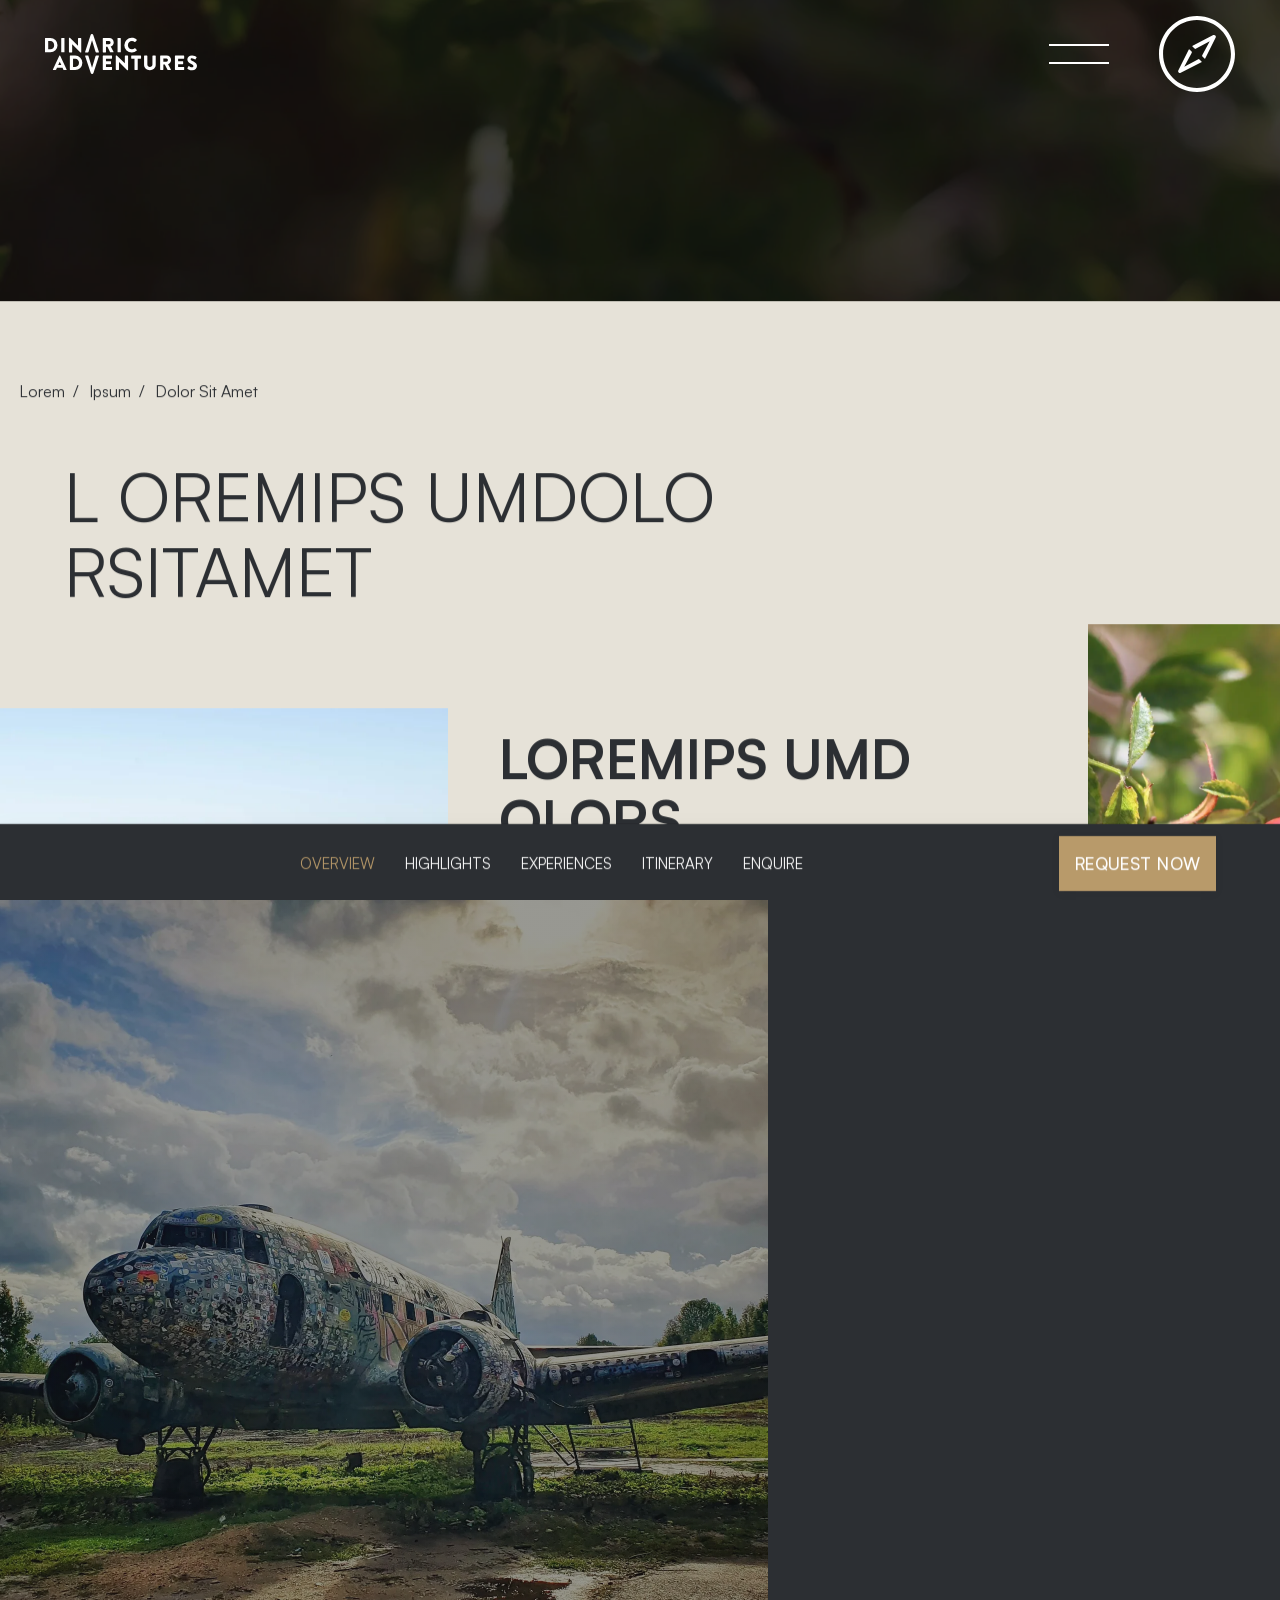
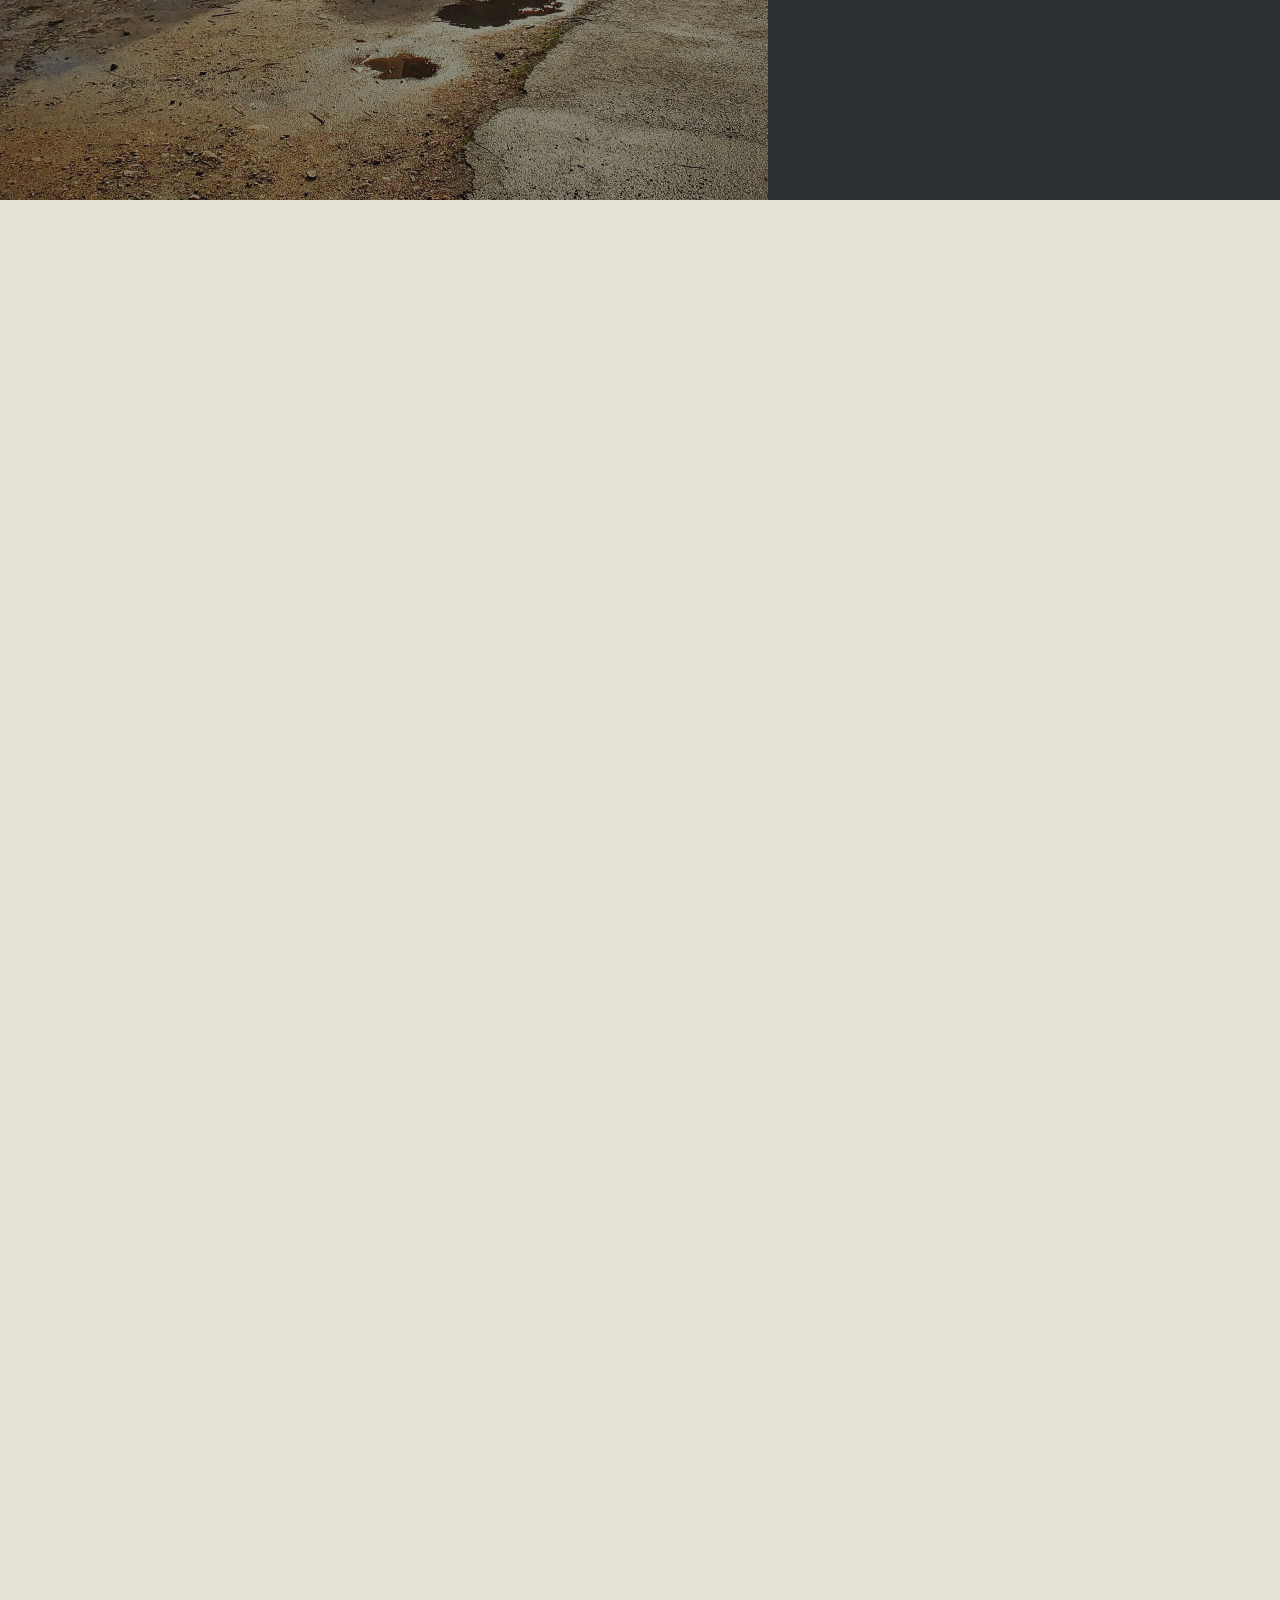
<file: extreme-canyoning.html>
<!DOCTYPE html>
<html lang="en-US" class="no-js">


<meta http-equiv="content-type" content="text/html;charset=UTF-8" />
<head>
<meta http-equiv="content-type" content="text/html;charset=UTF-8" />
  <meta http-equiv="ScreenOrientation" content="autoRotate:disabled">
  <meta name="viewport" content="width=device-width, initial-scale=1.0">
  <meta http-equiv="X-UA-Compatible" content="IE=edge">
  <title>Lorem Ipsum Dolor Sit Amet</title>
  <meta name="description" content="Premium journey design in lorem &amp; ipsum — curated stays, villas, private tours, signature moments, private drivers and concierge support." />
<!--Fonts Adobe-->
<link rel="preload" as="image" href="assets/images/logo-dinaric-vertical.svg" fetchpriority="high" type="image/svg+xml">
  <script>
    (function() {
      document.documentElement.className = 'js';
    })();
  </script>
<meta name='robots' content='index, follow, max-image-preview:large, max-snippet:-1, max-video-preview:-1' />




<style id='wp-img-auto-sizes-contain-inline-css' type='text/css'>
img:is([sizes=auto i],[sizes^="auto," i]){contain-intrinsic-size:3000px 1500px}
/*# sourceURL=wp-img-auto-sizes-contain-inline-css */
</style>
<style id='classic-theme-styles-inline-css' type='text/css'>
/*! This file is auto-generated */
.wp-block-button__link{color:#fff;background-color:#32373c;border-radius:9999px;box-shadow:none;text-decoration:none;padding:calc(.667em + 2px) calc(1.333em + 2px);font-size:1.125em}.wp-block-file__button{background:#32373c;color:#fff;text-decoration:none}
/*# sourceURL=/wp-includes/css/classic-themes.min.css */
</style>
<link rel='stylesheet' id='swiper-css' href='assets/css/swiper-bundle.min.css' type='text/css' media='all' />
<link rel='stylesheet' id='aos-css' href='assets/css/aos.css' type='text/css' media='all' />
<link rel='stylesheet' id='fancybox-css' href='assets/css/fancybox.css' type='text/css' media='all' />
<link rel='stylesheet' id='flatpickr-css' href='assets/css/flatpickr.min.css' type='text/css' media='all' />
<link rel='stylesheet' id='theme-css-css' href='assets/css/theme.css' type='text/css' media='all' />
<link rel='stylesheet' id='brand-fonts-css' href='assets/css/brand-fonts.css' type='text/css' media='all' />
<link rel='stylesheet' id='brand-theme-css' href='assets/css/brand-theme.css' type='text/css' media='all' />
<link rel='stylesheet' id='mode-selector-css' href='assets/css/mode-selector.css' type='text/css' media='all' />
<script type="text/javascript" fetchpriority="high" src="assets/js/jquery.min.js" id="jquery-js"></script>
<script type="text/javascript" defer src="assets/js/flatpickr.min.js" id="flatpickr-js"></script>
<script type="text/javascript" src="assets/js/swiper-bundle.min.js" id="swiper-js"></script>
<link rel="icon" href="assets/images/logo-dinaric-vertical.svg" sizes="32x32" type="image/svg+xml" />
<link rel="icon" href="assets/images/logo-dinaric-vertical.svg" sizes="192x192" type="image/svg+xml" />
<link rel="apple-touch-icon" href="assets/images/logo-dinaric-vertical.svg" />
<meta name="msapplication-TileImage" content="assets/images/logo-dinaric-vertical.svg" />
		<style type="text/css" id="wp-custom-css">
			/* #dialog-enquire #enquire-close {
position: absolute;
right: 50px;
top: 50px;
background-color: transparent;
border: none;
padding: 0px;
cursor: pointer;
z-index: 1;
} */
.thank_signature {
	text-align: center;
	font-family: "Satoshi", sans-serif!important;
	color: #B89A6A!important;
	font-size: 70px!important;
}

@media(max-width: 768px) {
	.thank_signature {
		font-size: 55px!important;
	}
}

#stories-instagram .instagram-swiper .swiper-slide {
	object-fit: cover;
}

#destination .wrapper .heading-wrappers .post-title {
	transition: all 1s ease-in-out;
}
#home_tours .pagination .progressbar-background{
	transition: width 1s ease-in-out!important;

}


#destination_page_featured {
	background-size:  cover;
}


.single-portfolio #portfolio_about .wrapper .floating-marquee .wrapperRollingText .rollingText {
	font-size: clamp(3.4375rem, calc(-4.625rem + 35.8333vw), 16.875rem);align-content}


.flatpickr-time input {
	font-size: 21px !important;
}

#newsletter_form {
	display: none;
}

/* #fd-form-6908b935591fe2485bd018ce {
display: none !important;
} */





#wpc-filter-range-form-4592 .wpc-filters-range-wrapper .wpc-filters-range-column.wpc-filters-range-min-column,
#wpc-filter-range-form-4592 .wpc-filters-range-wrapper .wpc-filters-range-column.wpc-filters-range-max-column {
	input {border: 0};
}
#newsletter_form p {
	font-family: "Satoshi", sans-serif;
}

fieldset.hidden-fields-container {
	border: none;
	padding: 0;
}

.page-template-tmpl_accommodation #resort-list .wrapper .front_filters .filter-set dialog#dialog-filter {
	height: 100%;
}

.page-template-tmpl_accommodation #resort-list .wrapper .front_filters .filter-set dialog#dialog-filter form .d-flex-form {
	height: calc(100vh - 150px - 2em);
}

body {
	-webkit-overflow-scrolling: touch;
}

/* .safari.keyboard .swiper-service dialog[open] {
bottom: 270px;
} */


body.single-resort #ask-your-concierge[data-villas] .inner-content .col-2 .col-left .signature {
	transform: translate(-45%, -50%) !important;
}

.grecaptcha-badge {
	display: none !important;
}


body.single-resort #ask-your-concierge[data-villas] {
		--text-clr: #2C2F33!important;
}

/* Lorem Ipsum */
body.single-resort #featured[data-villas] .wrapper .top.aos-init.aos-animate {
  display: flex;
  align-items: center;
  justify-content: center;
  gap: 24px;
  color: #ffffff;
  font-size: 16px;
  line-height: 1;
  position: relative;
  z-index: 4;
  margin: 0 0 18px;
}

body.single-resort #featured[data-villas] .wrapper .top.aos-init.aos-animate .divider {
  width: 1px;
  height: 22px;
  background-color: #ffffff;
}

body.single-resort #featured[data-villas] .wrapper .top.aos-init.aos-animate span {
  font-family: "Satoshi", sans-serif;
  text-transform: uppercase;
  color: #ffffff;
}

@media (max-width: 768px) {
  body.single-resort #featured[data-villas] .wrapper .top.aos-init.aos-animate {
    gap: 14px;
    font-size: 14px;
    margin-bottom: 12px;
    flex-wrap: wrap;
  }
}

				</style>
		<style id='global-styles-inline-css' type='text/css'>
:root{--wp--preset--aspect-ratio--square: 1;--wp--preset--aspect-ratio--4-3: 4/3;--wp--preset--aspect-ratio--3-4: 3/4;--wp--preset--aspect-ratio--3-2: 3/2;--wp--preset--aspect-ratio--2-3: 2/3;--wp--preset--aspect-ratio--16-9: 16/9;--wp--preset--aspect-ratio--9-16: 9/16;--wp--preset--color--black: #000000;--wp--preset--color--cyan-bluish-gray: #abb8c3;--wp--preset--color--white: #ffffff;--wp--preset--color--pale-pink: #f78da7;--wp--preset--color--vivid-red: #cf2e2e;--wp--preset--color--luminous-vivid-orange: #ff6900;--wp--preset--color--luminous-vivid-amber: #fcb900;--wp--preset--color--light-green-cyan: #7bdcb5;--wp--preset--color--vivid-green-cyan: #00d084;--wp--preset--color--pale-cyan-blue: #8ed1fc;--wp--preset--color--vivid-cyan-blue: #0693e3;--wp--preset--color--vivid-purple: #9b51e0;--wp--preset--gradient--vivid-cyan-blue-to-vivid-purple: linear-gradient(135deg,rgb(6,147,227) 0%,rgb(155,81,224) 100%);--wp--preset--gradient--light-green-cyan-to-vivid-green-cyan: linear-gradient(135deg,rgb(122,220,180) 0%,rgb(0,208,130) 100%);--wp--preset--gradient--luminous-vivid-amber-to-luminous-vivid-orange: linear-gradient(135deg,rgb(252,185,0) 0%,rgb(255,105,0) 100%);--wp--preset--gradient--luminous-vivid-orange-to-vivid-red: linear-gradient(135deg,rgb(255,105,0) 0%,rgb(207,46,46) 100%);--wp--preset--gradient--very-light-gray-to-cyan-bluish-gray: linear-gradient(135deg,rgb(238,238,238) 0%,rgb(169,184,195) 100%);--wp--preset--gradient--cool-to-warm-spectrum: linear-gradient(135deg,rgb(74,234,220) 0%,rgb(151,120,209) 20%,rgb(207,42,186) 40%,rgb(238,44,130) 60%,rgb(251,105,98) 80%,rgb(254,248,76) 100%);--wp--preset--gradient--blush-light-purple: linear-gradient(135deg,rgb(255,206,236) 0%,rgb(152,150,240) 100%);--wp--preset--gradient--blush-bordeaux: linear-gradient(135deg,rgb(254,205,165) 0%,rgb(254,45,45) 50%,rgb(107,0,62) 100%);--wp--preset--gradient--luminous-dusk: linear-gradient(135deg,rgb(255,203,112) 0%,rgb(199,81,192) 50%,rgb(65,88,208) 100%);--wp--preset--gradient--pale-ocean: linear-gradient(135deg,rgb(255,245,203) 0%,rgb(182,227,212) 50%,rgb(51,167,181) 100%);--wp--preset--gradient--electric-grass: linear-gradient(135deg,rgb(202,248,128) 0%,rgb(113,206,126) 100%);--wp--preset--gradient--midnight: linear-gradient(135deg,rgb(2,3,129) 0%,rgb(40,116,252) 100%);--wp--preset--font-size--small: 13px;--wp--preset--font-size--medium: 20px;--wp--preset--font-size--large: 36px;--wp--preset--font-size--x-large: 42px;--wp--preset--spacing--20: 0.44rem;--wp--preset--spacing--30: 0.67rem;--wp--preset--spacing--40: 1rem;--wp--preset--spacing--50: 1.5rem;--wp--preset--spacing--60: 2.25rem;--wp--preset--spacing--70: 3.38rem;--wp--preset--spacing--80: 5.06rem;--wp--preset--shadow--natural: 6px 6px 9px rgba(0, 0, 0, 0.2);--wp--preset--shadow--deep: 12px 12px 50px rgba(0, 0, 0, 0.4);--wp--preset--shadow--sharp: 6px 6px 0px rgba(0, 0, 0, 0.2);--wp--preset--shadow--outlined: 6px 6px 0px -3px rgb(255, 255, 255), 6px 6px rgb(0, 0, 0);--wp--preset--shadow--crisp: 6px 6px 0px rgb(0, 0, 0);}:where(.is-layout-flex){gap: 0.5em;}:where(.is-layout-grid){gap: 0.5em;}body .is-layout-flex{display: flex;}.is-layout-flex{flex-wrap: wrap;align-items: center;}.is-layout-flex > :is(*, div){margin: 0;}body .is-layout-grid{display: grid;}.is-layout-grid > :is(*, div){margin: 0;}:where(.wp-block-columns.is-layout-flex){gap: 2em;}:where(.wp-block-columns.is-layout-grid){gap: 2em;}:where(.wp-block-post-template.is-layout-flex){gap: 1.25em;}:where(.wp-block-post-template.is-layout-grid){gap: 1.25em;}.has-black-color{color: var(--wp--preset--color--black) !important;}.has-cyan-bluish-gray-color{color: var(--wp--preset--color--cyan-bluish-gray) !important;}.has-white-color{color: var(--wp--preset--color--white) !important;}.has-pale-pink-color{color: var(--wp--preset--color--pale-pink) !important;}.has-vivid-red-color{color: var(--wp--preset--color--vivid-red) !important;}.has-luminous-vivid-orange-color{color: var(--wp--preset--color--luminous-vivid-orange) !important;}.has-luminous-vivid-amber-color{color: var(--wp--preset--color--luminous-vivid-amber) !important;}.has-light-green-cyan-color{color: var(--wp--preset--color--light-green-cyan) !important;}.has-vivid-green-cyan-color{color: var(--wp--preset--color--vivid-green-cyan) !important;}.has-pale-cyan-blue-color{color: var(--wp--preset--color--pale-cyan-blue) !important;}.has-vivid-cyan-blue-color{color: var(--wp--preset--color--vivid-cyan-blue) !important;}.has-vivid-purple-color{color: var(--wp--preset--color--vivid-purple) !important;}.has-black-background-color{background-color: var(--wp--preset--color--black) !important;}.has-cyan-bluish-gray-background-color{background-color: var(--wp--preset--color--cyan-bluish-gray) !important;}.has-white-background-color{background-color: var(--wp--preset--color--white) !important;}.has-pale-pink-background-color{background-color: var(--wp--preset--color--pale-pink) !important;}.has-vivid-red-background-color{background-color: var(--wp--preset--color--vivid-red) !important;}.has-luminous-vivid-orange-background-color{background-color: var(--wp--preset--color--luminous-vivid-orange) !important;}.has-luminous-vivid-amber-background-color{background-color: var(--wp--preset--color--luminous-vivid-amber) !important;}.has-light-green-cyan-background-color{background-color: var(--wp--preset--color--light-green-cyan) !important;}.has-vivid-green-cyan-background-color{background-color: var(--wp--preset--color--vivid-green-cyan) !important;}.has-pale-cyan-blue-background-color{background-color: var(--wp--preset--color--pale-cyan-blue) !important;}.has-vivid-cyan-blue-background-color{background-color: var(--wp--preset--color--vivid-cyan-blue) !important;}.has-vivid-purple-background-color{background-color: var(--wp--preset--color--vivid-purple) !important;}.has-black-border-color{border-color: var(--wp--preset--color--black) !important;}.has-cyan-bluish-gray-border-color{border-color: var(--wp--preset--color--cyan-bluish-gray) !important;}.has-white-border-color{border-color: var(--wp--preset--color--white) !important;}.has-pale-pink-border-color{border-color: var(--wp--preset--color--pale-pink) !important;}.has-vivid-red-border-color{border-color: var(--wp--preset--color--vivid-red) !important;}.has-luminous-vivid-orange-border-color{border-color: var(--wp--preset--color--luminous-vivid-orange) !important;}.has-luminous-vivid-amber-border-color{border-color: var(--wp--preset--color--luminous-vivid-amber) !important;}.has-light-green-cyan-border-color{border-color: var(--wp--preset--color--light-green-cyan) !important;}.has-vivid-green-cyan-border-color{border-color: var(--wp--preset--color--vivid-green-cyan) !important;}.has-pale-cyan-blue-border-color{border-color: var(--wp--preset--color--pale-cyan-blue) !important;}.has-vivid-cyan-blue-border-color{border-color: var(--wp--preset--color--vivid-cyan-blue) !important;}.has-vivid-purple-border-color{border-color: var(--wp--preset--color--vivid-purple) !important;}.has-vivid-cyan-blue-to-vivid-purple-gradient-background{background: var(--wp--preset--gradient--vivid-cyan-blue-to-vivid-purple) !important;}.has-light-green-cyan-to-vivid-green-cyan-gradient-background{background: var(--wp--preset--gradient--light-green-cyan-to-vivid-green-cyan) !important;}.has-luminous-vivid-amber-to-luminous-vivid-orange-gradient-background{background: var(--wp--preset--gradient--luminous-vivid-amber-to-luminous-vivid-orange) !important;}.has-luminous-vivid-orange-to-vivid-red-gradient-background{background: var(--wp--preset--gradient--luminous-vivid-orange-to-vivid-red) !important;}.has-very-light-gray-to-cyan-bluish-gray-gradient-background{background: var(--wp--preset--gradient--very-light-gray-to-cyan-bluish-gray) !important;}.has-cool-to-warm-spectrum-gradient-background{background: var(--wp--preset--gradient--cool-to-warm-spectrum) !important;}.has-blush-light-purple-gradient-background{background: var(--wp--preset--gradient--blush-light-purple) !important;}.has-blush-bordeaux-gradient-background{background: var(--wp--preset--gradient--blush-bordeaux) !important;}.has-luminous-dusk-gradient-background{background: var(--wp--preset--gradient--luminous-dusk) !important;}.has-pale-ocean-gradient-background{background: var(--wp--preset--gradient--pale-ocean) !important;}.has-electric-grass-gradient-background{background: var(--wp--preset--gradient--electric-grass) !important;}.has-midnight-gradient-background{background: var(--wp--preset--gradient--midnight) !important;}.has-small-font-size{font-size: var(--wp--preset--font-size--small) !important;}.has-medium-font-size{font-size: var(--wp--preset--font-size--medium) !important;}.has-large-font-size{font-size: var(--wp--preset--font-size--large) !important;}.has-x-large-font-size{font-size: var(--wp--preset--font-size--x-large) !important;}
/*# sourceURL=global-styles-inline-css */
</style>
</head>

<body class="wp-singular custom-multi-day-template-default single single-custom-multi-day single-resort villa-resort postid-1672 wp-theme-snami">
  <div id="mode-selector-overlay" class="is-hidden" aria-label="Lorem Ipsum">
    <section class="mode-selector-services">
      <div class="services_wrapper">
        <div class="service">
          <a href="#placeholder" data-mode-option>
            <h2 data-animate-heading>
              LOREM IPSUM            <svg xmlns="http://www.w3.org/2000/svg" width="50.987" height="14.208" viewBox="0 0 50.987 14.208">
                <g id="Group_2492" data-name="Group 2492" transform="translate(-1143 -7586.331)">
                  <g id="Icon_feather-arrow-right" data-name="Icon feather-arrow-right" transform="translate(1164.072 7575.435)">
                    <path id="Path_1604" data-name="Path 1604" d="M7.5,18H57.073" transform="translate(-28.573)" fill="none" stroke="#fff" stroke-linejoin="round" stroke-width="2" />
                    <path id="Path_1605" data-name="Path 1605" d="M18,7.5l6.4,6.4-6.4,6.4" transform="translate(4.103 4.103)" fill="none" stroke="#fff" stroke-width="2" />
                  </g>
                </g>
              </svg>
            </h2>
            <img width="1012" height="675" src="assets/images/dinaric-pool/img-011.webp" class="attachment-large size-large" alt="Lorem Ipsum" decoding="async" srcset="assets/images/dinaric-pool/img-011.webp 1012w, assets/images/dinaric-pool/img-006.webp 500w, assets/images/dinaric-pool/img-132.webp 768w" sizes="(max-width: 1012px) 100vw, 1012px" />
          </a>
        </div>
        <div class="service">
          <a href="#placeholder" data-mode-option>
            <h2 data-animate-heading>
              DOLOR SIT AMET            <svg xmlns="http://www.w3.org/2000/svg" width="50.987" height="14.208" viewBox="0 0 50.987 14.208">
                <g id="Group_2492" data-name="Group 2492" transform="translate(-1143 -7586.331)">
                  <g id="Icon_feather-arrow-right" data-name="Icon feather-arrow-right" transform="translate(1164.072 7575.435)">
                    <path id="Path_1604" data-name="Path 1604" d="M7.5,18H57.073" transform="translate(-28.573)" fill="none" stroke="#fff" stroke-linejoin="round" stroke-width="2" />
                    <path id="Path_1605" data-name="Path 1605" d="M18,7.5l6.4,6.4-6.4,6.4" transform="translate(4.103 4.103)" fill="none" stroke="#fff" stroke-width="2" />
                  </g>
                </g>
              </svg>
            </h2>
            <img width="1012" height="675" src="assets/images/dinaric-pool/img-127.webp" class="attachment-large size-large" alt="Lorem Ipsum" decoding="async" srcset="assets/images/dinaric-pool/img-127.webp 1012w, assets/images/dinaric-pool/img-125.webp 500w, assets/images/dinaric-pool/img-126.webp 768w" sizes="(max-width: 1012px) 100vw, 1012px" />
          </a>
        </div>
      </div>
    </section>
    <div class="mode-selector-compass" aria-hidden="true">
      <img src="assets/images/mode-selector/compass-arrow.svg" alt="">
    </div>
    <button id="mode-selector-close" class="mode-selector-close is-active" type="button" aria-label="Lorem Ipsum">
      <span class="line"></span>
      <span class="line"></span>
      <span class="line"></span>
    </button>
  </div>
  

  <!-- <div class="site"> -->
      <header class="site-header">
      <div class="header_wrapper">
    <div class="wrapper">
          <div class="header_right mobile-menu-button-wrapper">
        <div class="menu_button_wrapper">
          <button class="menu_button" id="hamburger" aria-label="Lorem Ipsum">
            <span class="line"></span>
            <span class="line"></span>
            <span class="line"></span>
          </button>
        </div>
      </div>
      <div class="header_left">
        <a href="#placeholder" class="logo-wrapper">
          <img class="logo-img" src="assets/images/logo-dinaric-vertical.svg" alt="Lorem Logo" width="140" height="66">
        </a>
              </div>
          <div class="header_right">
        
        <div class="menu_button_wrapper">
          <button class="menu_button" id="hamburger" aria-label="Lorem Ipsum">
            <span class="line"></span>
            <span class="line"></span>
            <span class="line"></span>
          </button>
        </div>
        <button id="mode-selector-open" class="header-book mode-selector-trigger" type="button" aria-label="Lorem Ipsum">
          <img class="mode-selector-trigger__icon" src="assets/images/mode-selector/mode-selector-trigger.svg" alt="" aria-hidden="true">
        </button>
      </div>
        </div>
  </div>
  <div class="headermenu">
    <div id="menu-image-container">
      <div class="default-bg" style="background-image: url('assets/images/dinaric-pool/img-037.webp');"></div>
    </div>

    <div class="menu-left">
      <div class="menu-navigation-main-menu-container"><ul id="menu-navigation-main-menu" class="menu"><li id="menu-item-1974" class="menu-item menu-item-type-post_type menu-item-object-page menu-item-1974"><a href="#placeholder">Lorem Ipsum &#038; Dolor Sit<div class="item_image" data-image="assets/images/dinaric-pool/img-001.webp"></div></a></li>
<li id="menu-item-1929" class="menu-item menu-item-type-post_type menu-item-object-page menu-item-1929"><a href="#placeholder">Amet Consectetur &#038; Adipiscing Elit<div class="item_image" data-image="assets/images/dinaric-pool/img-136.webp"></div></a></li>
<li id="menu-item-2470" class="menu-item menu-item-type-post_type menu-item-object-page menu-item-2470"><a href="#placeholder">Sed Do &#038; Eiusmod Tempor<div class="item_image" data-image="assets/images/dinaric-pool/img-136.webp"></div></a></li>
<li id="menu-item-2411" class="menu-item menu-item-type-post_type menu-item-object-page menu-item-2411"><a href="#placeholder">Incididunt &#038; Ut Labore<div class="item_image" data-image="assets/images/dinaric-pool/img-132.webp"></div></a></li>
<li id="menu-item-11080" class="menu-item menu-item-type-post_type menu-item-object-page menu-item-11080"><a href="#placeholder">Dolore Magna Aliqua<div class="item_image" data-image="assets/images/dinaric-pool/img-004.webp"></div></a></li>
<li id="menu-item-2003" class="menu-item menu-item-type-post_type menu-item-object-page menu-item-2003"><a href="#placeholder">Ut Enim Ad Minim<div class="item_image" data-image="assets/images/dinaric-pool/img-001.webp"></div></a></li>
</ul></div>    </div>
    <div class="menu-right">
      <div class="menu-navigation-main-menu-container"><ul id="menu-navigation-main-menu-1" class="menu"><li class="menu-item menu-item-type-post_type menu-item-object-page menu-item-1974"><a href="#placeholder">Lorem Ipsum &#038; Dolor Sit</a></li>
<li class="menu-item menu-item-type-post_type menu-item-object-page menu-item-1929"><a href="#placeholder">Amet Consectetur &#038; Adipiscing Elit</a></li>
<li class="menu-item menu-item-type-post_type menu-item-object-page menu-item-2470"><a href="#placeholder">Sed Do &#038; Eiusmod Tempor</a></li>
<li class="menu-item menu-item-type-post_type menu-item-object-page menu-item-2411"><a href="#placeholder">Incididunt &#038; Ut Labore</a></li>
<li class="menu-item menu-item-type-post_type menu-item-object-page menu-item-11080"><a href="#placeholder">Dolore Magna Aliqua</a></li>
<li class="menu-item menu-item-type-post_type menu-item-object-page menu-item-2003"><a href="#placeholder">Ut Enim Ad Minim</a></li>
</ul></div>      <div class="menu-navigation-secondary-menu-container"><ul id="menu-navigation-secondary-menu" class="menu"><li id="menu-item-3485" class="menu-item menu-item-type-post_type menu-item-object-page menu-item-3485"><a href="#placeholder">Lorem Ipsum</a></li>
<li id="menu-item-4380" class="menu-item menu-item-type-post_type menu-item-object-page menu-item-4380"><a href="#placeholder">Dolor Sit</a></li>
<li id="menu-item-1933" class="menu-item menu-item-type-post_type menu-item-object-page menu-item-1933"><a href="#placeholder">Amet Elit</a></li>
<li id="menu-item-1932" class="menu-item menu-item-type-post_type menu-item-object-page menu-item-1932"><a href="#placeholder">Consectetur</a></li>
</ul></div>      <div class="menu-right-bottom">
        <div class="menu-contact">
                      <a href="#placeholder" target="_blank">Lorem.
              Lorem Ipsum</a>
                                <a href="#placeholder" target="_blank">E.
              Lorem Ipsum</a>
                  </div>
        <div class="menu-socials">
          <a class="link" data-social-text href="#placeholder" target="_blank" aria-label="Instagram">
            <span class="social-icon social-icon-instagram" aria-hidden="true"></span>
            <span class="screen-reader-text">Instagram</span>
          </a>
          <a class="link" data-social-text href="#placeholder" target="_blank" aria-label="LinkedIn">
            <span class="social-icon social-icon-linkedin" aria-hidden="true"></span>
            <span class="screen-reader-text">LinkedIn</span>
          </a>
        </div>
      </div>
    </div>
  </div>
  </div>
  </header>

  <!-- Share Icon Start -->
    <!-- Share Icon End -->

  
  <div id="smooth-wrapper" class="site-content">
    <div id="smooth-content" class="primary content-area" style="padding-top: 1px; margin-top: -1px;">
<main id="main" class="site-main">
        <section id="featured" class="stacking-content" data-villas data-scroll-featured>
         <div class="scrolled-bgImage background-img" style="background-image: url('assets/images/dinaric-pool/img-001.webp');">
      </div>
      <div class="image image-left">
         <img width="1024" height="683" src="assets/images/dinaric-pool/img-001.webp" class="attachment-large size-large" alt="Lorem Ipsum" decoding="async" fetchpriority="high" srcset="assets/images/dinaric-pool/img-001.webp 1024w, assets/images/dinaric-pool/img-001.webp 500w, assets/images/dinaric-pool/img-001.webp 768w, assets/images/dinaric-pool/img-001.webp 1536w, assets/images/dinaric-pool/img-001.webp 1920w" sizes="(max-width: 1024px) 100vw, 1024px" />      </div>
      <div class="image image-right">
         <img width="1024" height="683" src="assets/images/dinaric-pool/img-004.webp" class="attachment-large size-large" alt="Lorem Ipsum" decoding="async" srcset="assets/images/dinaric-pool/img-004.webp 1024w, assets/images/dinaric-pool/img-004.webp 500w, assets/images/dinaric-pool/img-004.webp 768w, assets/images/dinaric-pool/img-004.webp 1536w, assets/images/dinaric-pool/img-004.webp 1920w" sizes="(max-width: 1024px) 100vw, 1024px" />      </div>
   
   <div class="wrapper">
      <div class="top aos-init aos-animate" data-aos="fade" data-aos-duration="1200">
         <span>Loremips: 8 UMDO</span>
         <div class="divider"></div>
         <span class="price">Lore 4800€ / mipsum</span>
      </div>
      <h1 class="h1 section-heading" data-animate-heading>Lore Mips</h1>
               <span class="area-location">Loremi, Psumd</span>
            <div class="post-links" data-aos="fade-up" data-aos-duration="1700" data-aos-delay="400">
                     <a class="underline-link" href="assets/images/dinaric-pool/img-001.webp" data-fancybox="gallery-9627">
               Lore Mipsumd               <img width="1024" height="683" src="assets/images/dinaric-pool/img-006.webp" class="attachment-large size-large" alt="Lorem Ipsum" style="display:none;" decoding="async" srcset="assets/images/dinaric-pool/img-006.webp 1024w, assets/images/dinaric-pool/img-006.webp 500w, assets/images/dinaric-pool/img-006.webp 768w, assets/images/dinaric-pool/img-006.webp 1536w, assets/images/dinaric-pool/img-006.webp 1920w" sizes="(max-width: 1024px) 100vw, 1024px" />            </a>
            <div style="display:none;">
                                 <a data-fancybox="gallery-9627" href="assets/images/dinaric-pool/img-004.webp">
                     <img width="1024" height="683" src="assets/images/dinaric-pool/img-011.webp" class="attachment-large size-large" alt="Lorem Ipsum" decoding="async" srcset="assets/images/dinaric-pool/img-011.webp 1024w, assets/images/dinaric-pool/img-011.webp 500w, assets/images/dinaric-pool/img-011.webp 768w, assets/images/dinaric-pool/img-011.webp 1536w, assets/images/dinaric-pool/img-011.webp 1920w" sizes="(max-width: 1024px) 100vw, 1024px" />                  </a>
                                 <a data-fancybox="gallery-9627" href="assets/images/dinaric-pool/img-006.webp">
                     <img width="1024" height="549" src="assets/images/dinaric-pool/img-011.webp" class="attachment-large size-large" alt="Lorem Ipsum" decoding="async" srcset="assets/images/dinaric-pool/img-011.webp 1024w, assets/images/dinaric-pool/img-011.webp 500w, assets/images/dinaric-pool/img-011.webp 768w, assets/images/dinaric-pool/img-011.webp 1400w" sizes="(max-width: 1024px) 100vw, 1024px" />                  </a>
                                 <a data-fancybox="gallery-9627" href="assets/images/dinaric-pool/img-011.webp">
                     <img width="1024" height="683" src="assets/images/dinaric-pool/img-031.webp" class="attachment-large size-large" alt="Lorem Ipsum" decoding="async" srcset="assets/images/dinaric-pool/img-031.webp 1024w, assets/images/dinaric-pool/img-031.webp 500w, assets/images/dinaric-pool/img-031.webp 768w, assets/images/dinaric-pool/img-031.webp 1536w, assets/images/dinaric-pool/img-031.webp 1920w" sizes="(max-width: 1024px) 100vw, 1024px" />                  </a>
                                 <a data-fancybox="gallery-9627" href="assets/images/dinaric-pool/img-011.webp">
                     <img width="1024" height="683" src="assets/images/dinaric-pool/img-037.webp" class="attachment-large size-large" alt="Lorem Ipsum" decoding="async" srcset="assets/images/dinaric-pool/img-037.webp 1024w, assets/images/dinaric-pool/img-037.webp 500w, assets/images/dinaric-pool/img-037.webp 768w, assets/images/dinaric-pool/img-037.webp 1400w" sizes="(max-width: 1024px) 100vw, 1024px" />                  </a>
                                 <a data-fancybox="gallery-9627" href="assets/images/dinaric-pool/img-031.webp">
                     <img width="1024" height="683" src="assets/images/dinaric-pool/img-126.webp" class="attachment-large size-large" alt="Lorem Ipsum" decoding="async" srcset="assets/images/dinaric-pool/img-126.webp 1024w, assets/images/dinaric-pool/img-126.webp 500w, assets/images/dinaric-pool/img-126.webp 768w, assets/images/dinaric-pool/img-126.webp 1536w, assets/images/dinaric-pool/img-126.webp 1920w" sizes="(max-width: 1024px) 100vw, 1024px" />                  </a>
                                 <a data-fancybox="gallery-9627" href="assets/images/dinaric-pool/img-037.webp">
                     <img width="1024" height="683" src="assets/images/dinaric-pool/img-132.webp" class="attachment-large size-large" alt="Lorem Ipsum" decoding="async" srcset="assets/images/dinaric-pool/img-132.webp 1024w, assets/images/dinaric-pool/img-132.webp 500w, assets/images/dinaric-pool/img-132.webp 768w, assets/images/dinaric-pool/img-132.webp 1400w" sizes="(max-width: 1024px) 100vw, 1024px" />                  </a>
                                 <a data-fancybox="gallery-9627" href="assets/images/dinaric-pool/img-126.webp">
                     <img width="1024" height="683" src="assets/images/dinaric-pool/img-136.webp" class="attachment-large size-large" alt="Lorem Ipsum" decoding="async" srcset="assets/images/dinaric-pool/img-136.webp 1024w, assets/images/dinaric-pool/img-136.webp 500w, assets/images/dinaric-pool/img-136.webp 768w, assets/images/dinaric-pool/img-136.webp 1400w" sizes="(max-width: 1024px) 100vw, 1024px" />                  </a>
                                 <a data-fancybox="gallery-9627" href="assets/images/dinaric-pool/img-132.webp">
                     <img width="1024" height="683" src="assets/images/dinaric-pool/img-001.webp" class="attachment-large size-large" alt="Lorem Ipsum" decoding="async" srcset="assets/images/dinaric-pool/img-001.webp 1024w, assets/images/dinaric-pool/img-001.webp 500w, assets/images/dinaric-pool/img-001.webp 768w, assets/images/dinaric-pool/img-001.webp 1536w, assets/images/dinaric-pool/img-001.webp 1920w" sizes="(max-width: 1024px) 100vw, 1024px" />                  </a>
                                 <a data-fancybox="gallery-9627" href="assets/images/dinaric-pool/img-136.webp">
                     <img width="1024" height="683" src="assets/images/dinaric-pool/img-004.webp" class="attachment-large size-large" alt="Lorem Ipsum" decoding="async" srcset="assets/images/dinaric-pool/img-004.webp 1024w, assets/images/dinaric-pool/img-004.webp 500w, assets/images/dinaric-pool/img-004.webp 768w, assets/images/dinaric-pool/img-004.webp 1536w, assets/images/dinaric-pool/img-004.webp 1920w" sizes="(max-width: 1024px) 100vw, 1024px" />                  </a>
                                 <a data-fancybox="gallery-9627" href="assets/images/dinaric-pool/img-001.webp">
                     <img width="1024" height="683" src="assets/images/dinaric-pool/img-006.webp" class="attachment-large size-large" alt="Lorem Ipsum" decoding="async" srcset="assets/images/dinaric-pool/img-006.webp 1024w, assets/images/dinaric-pool/img-006.webp 500w, assets/images/dinaric-pool/img-006.webp 768w, assets/images/dinaric-pool/img-006.webp 1536w, assets/images/dinaric-pool/img-006.webp 1920w" sizes="(max-width: 1024px) 100vw, 1024px" />                  </a>
                                 <a data-fancybox="gallery-9627" href="assets/images/dinaric-pool/img-004.webp">
                     <img width="1024" height="683" src="assets/images/dinaric-pool/img-011.webp" class="attachment-large size-large" alt="Lorem Ipsum" decoding="async" srcset="assets/images/dinaric-pool/img-011.webp 1024w, assets/images/dinaric-pool/img-011.webp 500w, assets/images/dinaric-pool/img-011.webp 768w, assets/images/dinaric-pool/img-011.webp 1536w, assets/images/dinaric-pool/img-011.webp 1920w" sizes="(max-width: 1024px) 100vw, 1024px" />                  </a>
                                 <a data-fancybox="gallery-9627" href="assets/images/dinaric-pool/img-006.webp">
                     <img width="1024" height="683" src="assets/images/dinaric-pool/img-031.webp" class="attachment-large size-large" alt="Lorem Ipsum" decoding="async" srcset="assets/images/dinaric-pool/img-031.webp 1024w, assets/images/dinaric-pool/img-031.webp 500w, assets/images/dinaric-pool/img-031.webp 768w, assets/images/dinaric-pool/img-031.webp 1536w, assets/images/dinaric-pool/img-031.webp 1920w" sizes="(max-width: 1024px) 100vw, 1024px" />                  </a>
                                 <a data-fancybox="gallery-9627" href="assets/images/dinaric-pool/img-011.webp">
                     <img width="1024" height="683" src="assets/images/dinaric-pool/img-037.webp" class="attachment-large size-large" alt="Lorem Ipsum" decoding="async" srcset="assets/images/dinaric-pool/img-037.webp 1024w, assets/images/dinaric-pool/img-037.webp 500w, assets/images/dinaric-pool/img-037.webp 768w, assets/images/dinaric-pool/img-037.webp 1536w, assets/images/dinaric-pool/img-037.webp 1920w" sizes="(max-width: 1024px) 100vw, 1024px" />                  </a>
                                 <a data-fancybox="gallery-9627" href="assets/images/dinaric-pool/img-031.webp">
                     <img width="1024" height="683" src="assets/images/dinaric-pool/img-125.webp" class="attachment-large size-large" alt="Lorem Ipsum" decoding="async" srcset="assets/images/dinaric-pool/img-125.webp 1024w, assets/images/dinaric-pool/img-125.webp 500w, assets/images/dinaric-pool/img-125.webp 768w, assets/images/dinaric-pool/img-125.webp 1536w, assets/images/dinaric-pool/img-125.webp 1920w" sizes="(max-width: 1024px) 100vw, 1024px" />                  </a>
                                 <a data-fancybox="gallery-9627" href="assets/images/dinaric-pool/img-037.webp">
                     <img width="1024" height="683" src="assets/images/dinaric-pool/img-126.webp" class="attachment-large size-large" alt="Lorem Ipsum" decoding="async" srcset="assets/images/dinaric-pool/img-126.webp 1024w, assets/images/dinaric-pool/img-126.webp 500w, assets/images/dinaric-pool/img-126.webp 768w, assets/images/dinaric-pool/img-126.webp 1536w, assets/images/dinaric-pool/img-126.webp 1920w" sizes="(max-width: 1024px) 100vw, 1024px" />                  </a>
                                 <a data-fancybox="gallery-9627" href="assets/images/dinaric-pool/img-125.webp">
                     <img width="1024" height="683" src="assets/images/dinaric-pool/img-127.webp" class="attachment-large size-large" alt="Lorem Ipsum" decoding="async" srcset="assets/images/dinaric-pool/img-127.webp 1024w, assets/images/dinaric-pool/img-127.webp 500w, assets/images/dinaric-pool/img-127.webp 768w, assets/images/dinaric-pool/img-127.webp 1536w, assets/images/dinaric-pool/img-127.webp 1920w" sizes="(max-width: 1024px) 100vw, 1024px" />                  </a>
                                 <a data-fancybox="gallery-9627" href="assets/images/dinaric-pool/img-126.webp">
                     <img width="1024" height="683" src="assets/images/dinaric-pool/img-132.webp" class="attachment-large size-large" alt="Lorem Ipsum" decoding="async" srcset="assets/images/dinaric-pool/img-132.webp 1024w, assets/images/dinaric-pool/img-132.webp 500w, assets/images/dinaric-pool/img-132.webp 768w, assets/images/dinaric-pool/img-132.webp 1536w, assets/images/dinaric-pool/img-132.webp 1920w" sizes="(max-width: 1024px) 100vw, 1024px" />                  </a>
                                 <a data-fancybox="gallery-9627" href="assets/images/dinaric-pool/img-127.webp">
                     <img width="1024" height="683" src="assets/images/dinaric-pool/img-136.webp" class="attachment-large size-large" alt="Lorem Ipsum" decoding="async" srcset="assets/images/dinaric-pool/img-136.webp 1024w, assets/images/dinaric-pool/img-136.webp 500w, assets/images/dinaric-pool/img-136.webp 768w, assets/images/dinaric-pool/img-136.webp 1536w, assets/images/dinaric-pool/img-136.webp 1920w" sizes="(max-width: 1024px) 100vw, 1024px" />                  </a>
                                 <a data-fancybox="gallery-9627" href="assets/images/dinaric-pool/img-132.webp">
                     <img width="1024" height="683" src="assets/images/dinaric-pool/img-001.webp" class="attachment-large size-large" alt="Lorem Ipsum" decoding="async" srcset="assets/images/dinaric-pool/img-001.webp 1024w, assets/images/dinaric-pool/img-001.webp 500w, assets/images/dinaric-pool/img-001.webp 768w, assets/images/dinaric-pool/img-001.webp 1536w, assets/images/dinaric-pool/img-001.webp 1920w" sizes="(max-width: 1024px) 100vw, 1024px" />                  </a>
                                 <a data-fancybox="gallery-9627" href="assets/images/dinaric-pool/img-136.webp">
                     <img width="1024" height="683" src="assets/images/dinaric-pool/img-004.webp" class="attachment-large size-large" alt="Lorem Ipsum" decoding="async" srcset="assets/images/dinaric-pool/img-004.webp 1024w, assets/images/dinaric-pool/img-004.webp 500w, assets/images/dinaric-pool/img-004.webp 768w, assets/images/dinaric-pool/img-004.webp 1536w, assets/images/dinaric-pool/img-004.webp 1920w" sizes="(max-width: 1024px) 100vw, 1024px" />                  </a>
                                 <a data-fancybox="gallery-9627" href="assets/images/dinaric-pool/img-001.webp">
                     <img width="1024" height="683" src="assets/images/dinaric-pool/img-006.webp" class="attachment-large size-large" alt="Lorem Ipsum" decoding="async" srcset="assets/images/dinaric-pool/img-006.webp 1024w, assets/images/dinaric-pool/img-006.webp 500w, assets/images/dinaric-pool/img-006.webp 768w, assets/images/dinaric-pool/img-006.webp 1536w, assets/images/dinaric-pool/img-006.webp 1920w" sizes="(max-width: 1024px) 100vw, 1024px" />                  </a>
                                 <a data-fancybox="gallery-9627" href="assets/images/dinaric-pool/img-004.webp">
                     <img width="1024" height="683" src="assets/images/dinaric-pool/img-011.webp" class="attachment-large size-large" alt="Lorem Ipsum" decoding="async" srcset="assets/images/dinaric-pool/img-011.webp 1024w, assets/images/dinaric-pool/img-011.webp 500w, assets/images/dinaric-pool/img-011.webp 768w, assets/images/dinaric-pool/img-011.webp 1536w, assets/images/dinaric-pool/img-011.webp 1920w" sizes="(max-width: 1024px) 100vw, 1024px" />                  </a>
                                 <a data-fancybox="gallery-9627" href="assets/images/dinaric-pool/img-006.webp">
                     <img width="1024" height="683" src="assets/images/dinaric-pool/img-031.webp" class="attachment-large size-large" alt="Lorem Ipsum" decoding="async" srcset="assets/images/dinaric-pool/img-031.webp 1024w, assets/images/dinaric-pool/img-031.webp 500w, assets/images/dinaric-pool/img-031.webp 768w, assets/images/dinaric-pool/img-031.webp 1400w" sizes="(max-width: 1024px) 100vw, 1024px" />                  </a>
                                 <a data-fancybox="gallery-9627" href="assets/images/dinaric-pool/img-011.webp">
                     <img width="1024" height="683" src="assets/images/dinaric-pool/img-037.webp" class="attachment-large size-large" alt="Lorem Ipsum" decoding="async" srcset="assets/images/dinaric-pool/img-037.webp 1024w, assets/images/dinaric-pool/img-037.webp 500w, assets/images/dinaric-pool/img-037.webp 768w, assets/images/dinaric-pool/img-037.webp 1400w" sizes="(max-width: 1024px) 100vw, 1024px" />                  </a>
                                 <a data-fancybox="gallery-9627" href="assets/images/dinaric-pool/img-031.webp">
                     <img width="1024" height="683" src="assets/images/dinaric-pool/img-125.webp" class="attachment-large size-large" alt="Lorem Ipsum" decoding="async" srcset="assets/images/dinaric-pool/img-125.webp 1024w, assets/images/dinaric-pool/img-125.webp 500w, assets/images/dinaric-pool/img-125.webp 768w, assets/images/dinaric-pool/img-125.webp 1400w" sizes="(max-width: 1024px) 100vw, 1024px" />                  </a>
                                 <a data-fancybox="gallery-9627" href="assets/images/dinaric-pool/img-037.webp">
                     <img width="1024" height="683" src="assets/images/dinaric-pool/img-126.webp" class="attachment-large size-large" alt="Lorem Ipsum" decoding="async" srcset="assets/images/dinaric-pool/img-126.webp 1024w, assets/images/dinaric-pool/img-126.webp 500w, assets/images/dinaric-pool/img-126.webp 768w, assets/images/dinaric-pool/img-126.webp 1536w, assets/images/dinaric-pool/img-126.webp 1920w" sizes="(max-width: 1024px) 100vw, 1024px" />                  </a>
                                 <a data-fancybox="gallery-9627" href="assets/images/dinaric-pool/img-125.webp">
                     <img width="1024" height="683" src="assets/images/dinaric-pool/img-127.webp" class="attachment-large size-large" alt="Lorem Ipsum" decoding="async" srcset="assets/images/dinaric-pool/img-127.webp 1024w, assets/images/dinaric-pool/img-127.webp 500w, assets/images/dinaric-pool/img-127.webp 768w, assets/images/dinaric-pool/img-127.webp 1536w, assets/images/dinaric-pool/img-127.webp 1920w" sizes="(max-width: 1024px) 100vw, 1024px" />                  </a>
                                 <a data-fancybox="gallery-9627" href="assets/images/dinaric-pool/img-126.webp">
                     <img width="1024" height="683" src="assets/images/dinaric-pool/img-132.webp" class="attachment-large size-large" alt="Lorem Ipsum" decoding="async" srcset="assets/images/dinaric-pool/img-132.webp 1024w, assets/images/dinaric-pool/img-132.webp 500w, assets/images/dinaric-pool/img-132.webp 768w, assets/images/dinaric-pool/img-132.webp 1536w, assets/images/dinaric-pool/img-132.webp 1920w" sizes="(max-width: 1024px) 100vw, 1024px" />                  </a>
                                 <a data-fancybox="gallery-9627" href="assets/images/dinaric-pool/img-127.webp">
                     <img width="1024" height="683" src="assets/images/dinaric-pool/img-136.webp" class="attachment-large size-large" alt="Lorem Ipsum" decoding="async" srcset="assets/images/dinaric-pool/img-136.webp 1024w, assets/images/dinaric-pool/img-136.webp 500w, assets/images/dinaric-pool/img-136.webp 768w, assets/images/dinaric-pool/img-136.webp 1400w" sizes="(max-width: 1024px) 100vw, 1024px" />                  </a>
                                 <a data-fancybox="gallery-9627" href="assets/images/dinaric-pool/img-132.webp">
                     <img width="1024" height="683" src="assets/images/dinaric-pool/img-001.webp" class="attachment-large size-large" alt="Lorem Ipsum" decoding="async" srcset="assets/images/dinaric-pool/img-001.webp 1024w, assets/images/dinaric-pool/img-001.webp 500w, assets/images/dinaric-pool/img-001.webp 768w, assets/images/dinaric-pool/img-001.webp 1536w, assets/images/dinaric-pool/img-001.webp 1920w" sizes="(max-width: 1024px) 100vw, 1024px" />                  </a>
                                 <a data-fancybox="gallery-9627" href="assets/images/dinaric-pool/img-136.webp">
                     <img width="1024" height="683" src="assets/images/dinaric-pool/img-004.webp" class="attachment-large size-large" alt="Lorem Ipsum" decoding="async" srcset="assets/images/dinaric-pool/img-004.webp 1024w, assets/images/dinaric-pool/img-004.webp 500w, assets/images/dinaric-pool/img-004.webp 768w, assets/images/dinaric-pool/img-004.webp 1536w, assets/images/dinaric-pool/img-004.webp 1920w" sizes="(max-width: 1024px) 100vw, 1024px" />                  </a>
                                 <a data-fancybox="gallery-9627" href="assets/images/dinaric-pool/img-001.webp">
                     <img width="1024" height="683" src="assets/images/dinaric-pool/img-006.webp" class="attachment-large size-large" alt="Lorem Ipsum" decoding="async" srcset="assets/images/dinaric-pool/img-006.webp 1024w, assets/images/dinaric-pool/img-006.webp 500w, assets/images/dinaric-pool/img-006.webp 768w, assets/images/dinaric-pool/img-006.webp 1400w" sizes="(max-width: 1024px) 100vw, 1024px" />                  </a>
                                 <a data-fancybox="gallery-9627" href="assets/images/dinaric-pool/img-004.webp">
                     <img width="1024" height="683" src="assets/images/dinaric-pool/img-011.webp" class="attachment-large size-large" alt="Lorem Ipsum" decoding="async" srcset="assets/images/dinaric-pool/img-011.webp 1024w, assets/images/dinaric-pool/img-011.webp 500w, assets/images/dinaric-pool/img-011.webp 768w, assets/images/dinaric-pool/img-011.webp 1536w, assets/images/dinaric-pool/img-011.webp 1920w" sizes="(max-width: 1024px) 100vw, 1024px" />                  </a>
                                 <a data-fancybox="gallery-9627" href="assets/images/dinaric-pool/img-006.webp">
                     <img width="1024" height="683" src="assets/images/dinaric-pool/img-031.webp" class="attachment-large size-large" alt="Lorem Ipsum" decoding="async" srcset="assets/images/dinaric-pool/img-031.webp 1024w, assets/images/dinaric-pool/img-031.webp 500w, assets/images/dinaric-pool/img-031.webp 768w, assets/images/dinaric-pool/img-031.webp 1536w, assets/images/dinaric-pool/img-031.webp 1920w" sizes="(max-width: 1024px) 100vw, 1024px" />                  </a>
                                 <a data-fancybox="gallery-9627" href="assets/images/dinaric-pool/img-011.webp">
                     <img width="1024" height="683" src="assets/images/dinaric-pool/img-037.webp" class="attachment-large size-large" alt="Lorem Ipsum" decoding="async" srcset="assets/images/dinaric-pool/img-037.webp 1024w, assets/images/dinaric-pool/img-037.webp 500w, assets/images/dinaric-pool/img-037.webp 768w, assets/images/dinaric-pool/img-037.webp 1536w, assets/images/dinaric-pool/img-037.webp 1920w" sizes="(max-width: 1024px) 100vw, 1024px" />                  </a>
                                 <a data-fancybox="gallery-9627" href="assets/images/dinaric-pool/img-031.webp">
                     <img width="1024" height="683" src="assets/images/dinaric-pool/img-125.webp" class="attachment-large size-large" alt="Lorem Ipsum" decoding="async" srcset="assets/images/dinaric-pool/img-125.webp 1024w, assets/images/dinaric-pool/img-125.webp 500w, assets/images/dinaric-pool/img-125.webp 768w, assets/images/dinaric-pool/img-125.webp 1536w, assets/images/dinaric-pool/img-125.webp 1920w" sizes="(max-width: 1024px) 100vw, 1024px" />                  </a>
                                 <a data-fancybox="gallery-9627" href="assets/images/dinaric-pool/img-037.webp">
                     <img width="1024" height="683" src="assets/images/dinaric-pool/img-126.webp" class="attachment-large size-large" alt="Lorem Ipsum" decoding="async" srcset="assets/images/dinaric-pool/img-126.webp 1024w, assets/images/dinaric-pool/img-126.webp 500w, assets/images/dinaric-pool/img-126.webp 768w, assets/images/dinaric-pool/img-126.webp 1536w, assets/images/dinaric-pool/img-126.webp 1920w" sizes="(max-width: 1024px) 100vw, 1024px" />                  </a>
                                 <a data-fancybox="gallery-9627" href="assets/images/dinaric-pool/img-125.webp">
                     <img width="1024" height="682" src="assets/images/dinaric-pool/img-127.webp" class="attachment-large size-large" alt="Lorem Ipsum" decoding="async" srcset="assets/images/dinaric-pool/img-127.webp 1024w, assets/images/dinaric-pool/img-127.webp 500w, assets/images/dinaric-pool/img-127.webp 768w, assets/images/dinaric-pool/img-127.webp 1536w, assets/images/dinaric-pool/img-127.webp 1920w" sizes="(max-width: 1024px) 100vw, 1024px" />                  </a>
                                 <a data-fancybox="gallery-9627" href="assets/images/dinaric-pool/img-126.webp">
                     <img width="1024" height="682" src="assets/images/dinaric-pool/img-132.webp" class="attachment-large size-large" alt="Lorem Ipsum" decoding="async" srcset="assets/images/dinaric-pool/img-132.webp 1024w, assets/images/dinaric-pool/img-132.webp 500w, assets/images/dinaric-pool/img-132.webp 768w, assets/images/dinaric-pool/img-132.webp 1536w, assets/images/dinaric-pool/img-132.webp 1920w" sizes="(max-width: 1024px) 100vw, 1024px" />                  </a>
                                 <a data-fancybox="gallery-9627" href="assets/images/dinaric-pool/img-127.webp">
                     <img width="1024" height="682" src="assets/images/dinaric-pool/img-126.webp" class="attachment-large size-large" alt="Lorem Ipsum" decoding="async" srcset="assets/images/dinaric-pool/img-126.webp 1024w, assets/images/dinaric-pool/img-126.webp 500w, assets/images/dinaric-pool/img-126.webp 768w, assets/images/dinaric-pool/img-126.webp 1536w, assets/images/dinaric-pool/img-126.webp 1920w" sizes="(max-width: 1024px) 100vw, 1024px" />                  </a>
                                 <a data-fancybox="gallery-9627" href="assets/images/dinaric-pool/img-132.webp">
                     <img width="1024" height="683" src="assets/images/dinaric-pool/img-136.webp" class="attachment-large size-large" alt="Lorem Ipsum" decoding="async" srcset="assets/images/dinaric-pool/img-136.webp 1024w, assets/images/dinaric-pool/img-136.webp 500w, assets/images/dinaric-pool/img-136.webp 768w, assets/images/dinaric-pool/img-136.webp 1536w, assets/images/dinaric-pool/img-136.webp 1920w" sizes="(max-width: 1024px) 100vw, 1024px" />                  </a>
                                 <a data-fancybox="gallery-9627" href="assets/images/dinaric-pool/img-126.webp">
                     <img width="1024" height="683" src="assets/images/dinaric-pool/img-004.webp" class="attachment-large size-large" alt="Lorem Ipsum" decoding="async" srcset="assets/images/dinaric-pool/img-004.webp 1024w, assets/images/dinaric-pool/img-004.webp 500w, assets/images/dinaric-pool/img-004.webp 768w, assets/images/dinaric-pool/img-004.webp 1536w, assets/images/dinaric-pool/img-004.webp 1920w" sizes="(max-width: 1024px) 100vw, 1024px" />                  </a>
                                 <a data-fancybox="gallery-9627" href="assets/images/dinaric-pool/img-136.webp">
                     <img width="1024" height="683" src="assets/images/dinaric-pool/img-132.webp" class="attachment-large size-large" alt="Lorem Ipsum" decoding="async" srcset="assets/images/dinaric-pool/img-132.webp 1024w, assets/images/dinaric-pool/img-132.webp 500w, assets/images/dinaric-pool/img-132.webp 768w, assets/images/dinaric-pool/img-132.webp 1536w, assets/images/dinaric-pool/img-132.webp 1920w" sizes="(max-width: 1024px) 100vw, 1024px" />                  </a>
                                 <a data-fancybox="gallery-9627" href="assets/images/dinaric-pool/img-004.webp">
                     <img width="1024" height="683" src="assets/images/dinaric-pool/img-031.webp" class="attachment-large size-large" alt="Lorem Ipsum" decoding="async" srcset="assets/images/dinaric-pool/img-031.webp 1024w, assets/images/dinaric-pool/img-031.webp 500w, assets/images/dinaric-pool/img-031.webp 768w, assets/images/dinaric-pool/img-031.webp 1536w, assets/images/dinaric-pool/img-031.webp 1920w" sizes="(max-width: 1024px) 100vw, 1024px" />                  </a>
                                 <a data-fancybox="gallery-9627" href="assets/images/dinaric-pool/img-132.webp">
                     <img width="1024" height="683" src="assets/images/dinaric-pool/img-136.webp" class="attachment-large size-large" alt="Lorem Ipsum" decoding="async" srcset="assets/images/dinaric-pool/img-136.webp 1024w, assets/images/dinaric-pool/img-136.webp 500w, assets/images/dinaric-pool/img-136.webp 768w, assets/images/dinaric-pool/img-136.webp 1536w, assets/images/dinaric-pool/img-136.webp 1920w" sizes="(max-width: 1024px) 100vw, 1024px" />                  </a>
                                 <a data-fancybox="gallery-9627" href="assets/images/dinaric-pool/img-031.webp">
                     <img width="1024" height="683" src="assets/images/dinaric-pool/img-037.webp" class="attachment-large size-large" alt="Lorem Ipsum" decoding="async" srcset="assets/images/dinaric-pool/img-037.webp 1024w, assets/images/dinaric-pool/img-037.webp 500w, assets/images/dinaric-pool/img-037.webp 768w, assets/images/dinaric-pool/img-037.webp 1536w, assets/images/dinaric-pool/img-037.webp 1920w" sizes="(max-width: 1024px) 100vw, 1024px" />                  </a>
                                 <a data-fancybox="gallery-9627" href="assets/images/dinaric-pool/img-136.webp">
                     <img width="1024" height="683" src="assets/images/dinaric-pool/img-125.webp" class="attachment-large size-large" alt="Lorem Ipsum" decoding="async" srcset="assets/images/dinaric-pool/img-125.webp 1024w, assets/images/dinaric-pool/img-125.webp 500w, assets/images/dinaric-pool/img-125.webp 768w, assets/images/dinaric-pool/img-125.webp 1536w, assets/images/dinaric-pool/img-125.webp 1920w" sizes="(max-width: 1024px) 100vw, 1024px" />                  </a>
                                 <a data-fancybox="gallery-9627" href="assets/images/dinaric-pool/img-037.webp">
                     <img width="1024" height="683" src="assets/images/dinaric-pool/img-126.webp" class="attachment-large size-large" alt="Lorem Ipsum" decoding="async" srcset="assets/images/dinaric-pool/img-126.webp 1024w, assets/images/dinaric-pool/img-126.webp 500w, assets/images/dinaric-pool/img-126.webp 768w, assets/images/dinaric-pool/img-126.webp 1536w, assets/images/dinaric-pool/img-126.webp 1920w" sizes="(max-width: 1024px) 100vw, 1024px" />                  </a>
                                 <a data-fancybox="gallery-9627" href="assets/images/dinaric-pool/img-125.webp">
                     <img width="1024" height="683" src="assets/images/dinaric-pool/img-127.webp" class="attachment-large size-large" alt="Lorem Ipsum" decoding="async" srcset="assets/images/dinaric-pool/img-127.webp 1024w, assets/images/dinaric-pool/img-127.webp 500w, assets/images/dinaric-pool/img-127.webp 768w, assets/images/dinaric-pool/img-127.webp 1536w, assets/images/dinaric-pool/img-127.webp 1920w" sizes="(max-width: 1024px) 100vw, 1024px" />                  </a>
                           </div>
               </div>
   </div>
   </section>

   <div id="floating-overviewbar">
      <ul class="floating-overviewbar-list list-none">
         <li class="floating-overviewbar-item overview-text"
            data-aos="fade-up"
            data-aos-duration="200"
            data-aos-delay="100"
            data-aos-once="true">
            <a href="#multiday-intro">OVERVIEW</a>
         </li>
         <li class="floating-overviewbar-item overview-text"
            data-aos="fade-up"
            data-aos-duration="200"
            data-aos-delay="200"
            data-aos-once="true">
            <a href="#multiday-highlights">HIGHLIGHTS</a>
         </li>
         <li class="floating-overviewbar-item overview-text"
            data-aos="fade-up"
            data-aos-duration="200"
            data-aos-delay="300"
            data-aos-once="true">
            <a href="#multiday-itinerary">EXPERIENCES</a>
         </li>
         <li class="floating-overviewbar-item overview-text"
            data-aos="fade-up"
            data-aos-duration="200"
            data-aos-delay="400"
            data-aos-once="true">
            <a href="#itinerary">ITINERARY</a>
         </li>
         <li class="floating-overviewbar-item overview-text"
            data-aos="fade-up"
            data-aos-duration="200"
            data-aos-delay="500"
            data-aos-once="true">
            <a href="#default_enquire">ENQUIRE</a>
         </li>
      </ul>
      <a class="overviewBar btn btn-gold-filled" href="#default_enquire">Request Now</a>
   </div>


<section id="multiday-intro">
        <ul class="breadcrumbs aos-init aos-animate" data-aos="fade-right" data-aos-duration="1300" data-aos-delay="300" data-aos-once="true">
            <li>Lorem</li>
            <li>Ipsum</li>
            <li>Dolor Sit Amet</li>
        </ul>
        <div class="wrapper h3 multiday-intro-title" data-nosnippet>L OREMIPS UMDOLO RSITAMET</div>
        <div class="intro-content">
                            <img width="1024" height="683" src="assets/images/dinaric-pool/img-132.webp" class="image_left" alt="CRETE, CURATED IN EIGHT DAYS" decoding="async" srcset="assets/images/dinaric-pool/img-132.webp 1024w, assets/images/dinaric-pool/img-132.webp 500w, assets/images/dinaric-pool/img-132.webp 768w, assets/images/dinaric-pool/img-132.webp 1536w, assets/images/dinaric-pool/img-132.webp 1920w" sizes="(max-width: 1024px) 100vw, 1024px" />            
            <div class="text-wrapper">
                <div class="intro-text" data-aos="fade" data-aos-duration="1300" data-aos-delay="300" data-aos-once="true">
   <div class="maintext-paragraph">
      <h2 class="h4"><strong>LOREMIPS UMD OLORS</strong></h2>
<p>Lorem ip sum do lorsit ame tconsecte.<br />
Lo remi psu mdolorsi. Tam etco. Nse cteturadi.</p>
<p>Lore mipsumd ol orsitame tc o nsectet — urad ip isci, ngel it sed, doeiusm od tempo-ri. Ncidi dunt utla boree tdo lorema gn aaliqu alorem ipsumdolo, rsitame tconse cte tura dip is cing el.</p>
<p>Lo rem ipsumd olorsit ametcons, ect eturadipis cingel. Itsedd oeiusmodte mpori nci didun. Tutla boreet dolorema gnaaliq. Ual oremips umdol orsi tametcon — Sect eturad ipisci, ngelits eddoeius modte mpo rinci, didu ntutla bore etdolor emagna aliq ualoremi. Psumdolor sitam etcons ecte turadip iscing eli, tseddoei usmodt emporin cididunt.</p>
<p>Lore mipsu mdol orsitam etcon se cte tura dipis cin ge —<br />
lor emi psu mdo lors itame tconse ctetura di.<br />
Lorem ipsum’d olor sit amet.<br />
Lo remip sum.</p>
<p> lorem </p>
<p> lorem </p>
<p> lorem </p>
   </div>
</div>            </div>

                            <img width="1024" height="682" src="assets/images/dinaric-pool/img-001.webp" class="image_right" alt="CRETE, CURATED IN EIGHT DAYS" data-speed="clamp(0.85)" decoding="async" srcset="assets/images/dinaric-pool/img-001.webp 1024w, assets/images/dinaric-pool/img-001.webp 500w, assets/images/dinaric-pool/img-001.webp 768w, assets/images/dinaric-pool/img-001.webp 1400w" sizes="(max-width: 1024px) 100vw, 1024px" />                    </div>
    </section>
<section id="multiday-highlights">
        <div class="image-wrapper-left">
                            <img width="683" height="1024" src="assets/images/dinaric-pool/img-004.webp" class="image_left" alt="CRETE, CURATED IN EIGHT DAYS" data-speed="clamp(1.05)" decoding="async" srcset="assets/images/dinaric-pool/img-004.webp 683w, assets/images/dinaric-pool/img-004.webp 334w, assets/images/dinaric-pool/img-004.webp 768w, assets/images/dinaric-pool/img-004.webp 1025w, assets/images/dinaric-pool/img-004.webp 1280w" sizes="(max-width: 683px) 100vw, 683px" />            
                            <img width="1024" height="674" src="assets/images/dinaric-pool/img-006.webp" class="image_left_floating" alt="CRETE, CURATED IN EIGHT DAYS" data-speed="clamp(0.95)" decoding="async" srcset="assets/images/dinaric-pool/img-006.webp 1024w, assets/images/dinaric-pool/img-006.webp 500w, assets/images/dinaric-pool/img-006.webp 768w, assets/images/dinaric-pool/img-006.webp 1069w" sizes="(max-width: 1024px) 100vw, 1024px" />                    </div>

        <div class="highlights-wrapper">
            <h2 class="h3">LOREMIPSUM</h2>
            <div class="highlights-list">
                                    <div class="highlights-item">
                        <p>L oremipsu mdolors it Ametconse ctet uradipi scinge litsedd oei usmodte mpori ncididu.</p>
                    </div>
                                    <div class="highlights-item">
                        <p>Loremip sumdolo rsita metcons Ectetu radip, Iscing Eli tseddoe ius mod temporincididu ntutl ab Oreet.</p>
                    </div>
                                    <div class="highlights-item">
                        <p>Loremips umdolor sitame tco Nsectet Uradipi sci ngelit seddoe iusmod te mpori ncididun.</p>
                    </div>
                                    <div class="highlights-item">
                        <p>L oremips umdolorsi tametc on Sec Tetura — d ipiscingeli, tseddoeiu smodtemporin ci Didunt utl abor.</p>
                    </div>
                                    <div class="highlights-item">
                        <p>Loremipsum dolo rsita metc on Sectet, uradipisc in geli tseddoei, usmodtemp orincididu ntu tlabor-ee-tdolorem.</p>
                    </div>
                                    <div class="highlights-item">
                        <p>Lore mipsumdolors itametc onse ctetura, dipiscin gelits edd oei Usmod Temporinc.</p>
                    </div>
                                    <div class="highlights-item">
                        <p>Loremipsu mdolors it Ametc Onsect, Eturadipi sc Ingelits Eddoei.</p>
                    </div>
                                    <div class="highlights-item">
                        <p>L oremips umdo lo rsitame, tconsecte, turadipisc ing elitseddo.</p>
                    </div>
                            </div>
        </div>
        <div class="image-wrapper-right">
                            <img width="835" height="1024" src="assets/images/dinaric-pool/img-011.webp" class="image_right" alt="CRETE, CURATED IN EIGHT DAYS" data-speed="clamp(1.2)" decoding="async" srcset="assets/images/dinaric-pool/img-011.webp 835w, assets/images/dinaric-pool/img-011.webp 408w, assets/images/dinaric-pool/img-011.webp 768w, assets/images/dinaric-pool/img-011.webp 1252w, assets/images/dinaric-pool/img-011.webp 1565w" sizes="(max-width: 835px) 100vw, 835px" />            
                            <img width="1024" height="683" src="assets/images/dinaric-pool/img-031.webp" class="image_right_floating" alt="CRETE, CURATED IN EIGHT DAYS" data-speed="clamp(1.1)" decoding="async" srcset="assets/images/dinaric-pool/img-031.webp 1024w, assets/images/dinaric-pool/img-031.webp 500w, assets/images/dinaric-pool/img-031.webp 768w, assets/images/dinaric-pool/img-031.webp 1080w" sizes="(max-width: 1024px) 100vw, 1024px" />                    </div>
    </section>
            <section id="multiday-itinerary">
        <div class="itinerary-content">
            <h2 class="h3">LOREMIPSU</h2>
            <div class="itinerary-items-wrapper">
                                    <div class="itinerary-item itinerary-item-0">
                        <div class="text-wrapper">
                            <h3 class="text-heading">LORE 1–3</h3>
                            <div class="text"><h2>LOREMIP S — UMDOLORSI</h2>
<p><strong>LOREMIP, SUMDO  lorem  SITAME TCONSE</strong></p>
<p>Loremipsu mdolo Rsita’m etcons.<br />
Lore mi psumd olo rsitam etconsect eturad.</p>
<p>Lor emip sumd olo rsitam etcons ectetu rad ipiscin. Gelitse ddo eiu Smodte mpori ncid idu nt utlaboree, tdo lo remagnaaliq. Ualore Mip sumdolo rsi tametconse ctetur adi piscingelits eddo eius modtemp orin, cididu ntu tlaboree. Td olo Remagna Aliqua, lore mi psu mdolorsita — me tc onsectetu, radi pi s cingelits eddo eiusm odtempo rin cididun.</p>
<p>Loremi psumdo lorsi tametco nsect et Uradi’p iscingel. Itsed doeiusmo dt Emporin Cidi, duntutla boreetdo lor emagna aliqu aloremi psumd, olorsitam etc onsectetu. R adipisci ngelits ed doe Iusmodt Emporin cididu ntutla bor eetdolo remagnaa li qua loremips, umdo lorsit ame.</p>
<p>Loremips um dolorsitam. Etconse ctetura dipisc ingelitsedd oeiu smod temporinc. Ididun tutl abore etdolor emagna. Aliq ual oremipsum dolor, sit ame tcons — e ctetura dipisci ng Eli Tseddo, eiusm odt empori ncididu ntu tlab.</p>
<p>Loremipsu md olo rsita metcon.<br />
Lo re mipsu mdolorsit ame tconsec tetura di piscing.</p>
<p> lorem </p>
</div>
                        </div>

                        <div class="image-wrapper">
                                                            <img width="500" height="329" src="assets/images/dinaric-pool/img-001.webp" class="big_image" alt="DAYS 1–3" data-speed="clamp(0.92)" decoding="async" srcset="assets/images/dinaric-pool/img-001.webp 500w, assets/images/dinaric-pool/img-001.webp 1024w, assets/images/dinaric-pool/img-001.webp 768w, assets/images/dinaric-pool/img-001.webp 1069w" sizes="(max-width: 500px) 100vw, 500px" />                            

                            </div>

                            <div class="itinerary-swiper-container experiences experiences-0">
                                <h3 class="text-center h3">LOREMIPS UMDOLORSITA</h3>
                                <div class="itinerary-experience-swiper itinerary-swiper">
                                    <div class="itinerary-swiper-prev">
                                        <svg xmlns="http://www.w3.org/2000/svg" width="50.987" height="14.208"
                                            viewBox="0 0 50.987 14.208" style="transform: rotate(180deg);">
                                            <g id="Group_2492" data-name="Group 2492" transform="translate(-1143 -7586.331)">
                                                <g id="Icon_feather-arrow-right" data-name="Icon feather-arrow-right"
                                                    transform="translate(1164.072 7575.435)">
                                                    <path id="Path_1604" data-name="Path 1604" d="M7.5,18H57.073"
                                                        transform="translate(-28.573)" fill="none" stroke="#1A1A1A"
                                                        stroke-linejoin="round" stroke-width="2" />
                                                    <path id="Path_1605" data-name="Path 1605" d="M18,7.5l6.4,6.4-6.4,6.4"
                                                        transform="translate(4.103 4.103)" fill="none" stroke="#1A1A1A"
                                                        stroke-width="2" />
                                                </g>
                                            </g>
                                        </svg>
                                    </div>
                                    <div class="swiper-wrapper">
                                                                                    <div class="swiper-slide itinerary-swiper-item openDialogBtn" data-dialog="discover-0-experience-0">
                                                <div class="img_wrapper">
                                                    <img width="1211" height="800" src="assets/images/dinaric-pool/img-006.webp" class="attachment-full size-full wp-post-image" alt="Lorem Ipsum" decoding="async" srcset="assets/images/dinaric-pool/img-006.webp 1211w, assets/images/dinaric-pool/img-006.webp 500w, assets/images/dinaric-pool/img-006.webp 1024w, assets/images/dinaric-pool/img-006.webp 768w" sizes="(max-width: 1211px) 100vw, 1211px" />                                                </div>
                                                <h3>Loremips Umdolo: Rsitame Tconse &#038; Ctet ur Adip</h3>

                                                <div class="truncated text">
                                                                                                                                                                Loremips Umdol’o rsitame tc o nsectet ura dipi sc Ingelit Seddoe ius mod Temp or Inci — didun tutl, aboreet, dol oremagn aaliqual.                                                                                                    </div>

                                                <dialog id="discover-0-experience-0" class="discover-experience-popup" data-dialog="discover-0-experience-0" closedby="closerequest">
                                                    <button class="closeDialogBtn" data-dialog="discover-0-experience-0"></button>
                                                    <div class="discover-experience-content flow">
                                                        <div class="top-content flow">
                                                            <span class="location">LOREMIP, SUMDOLORS</span>
                                                            <h2 class="text-heading">Loremips Umdolo: Rsitame Tconse &#038; Ctet ur Adip</h2>
                                                            <ul class="features list-none" data-aos="fade-up" data-aos-duration="1100">
                                                                                                                                        <li>Lor Emip su Mdolorsi</li>
                                                                                                                                        <li>Lor Emipsu Mdolor</li>
                                                                                                                                        <li>Loremips: Umd Olorsi Tamet con Sectet</li>
                                                                                                                                        <li>Lorem ip sum Dolo</li>
                                                                                                                                        <li>L Oremi Psumdo Lors</li>
                                                                                                                            </ul>
                                                        </div>

                                                                                                                                                                                    <div class="swiper-pop-gallery">
                                                                    <div class="swiper-wrapper">
                                                                                                                                                    <div class="swiper-slide">
                                                                                <img width="1024" height="1024" src="assets/images/dinaric-pool/img-011.webp" class="attachment-large size-large" alt="Lorem Ipsum" decoding="async" srcset="assets/images/dinaric-pool/img-011.webp 1024w, assets/images/dinaric-pool/img-011.webp 500w, assets/images/dinaric-pool/img-011.webp 150w, assets/images/dinaric-pool/img-011.webp 768w, assets/images/dinaric-pool/img-011.webp 1080w" sizes="(max-width: 1024px) 100vw, 1024px" />                                                                            </div>
                                                                                                                                                    <div class="swiper-slide">
                                                                                <img width="960" height="902" src="assets/images/dinaric-pool/img-011.webp" class="attachment-large size-large" alt="Lorem Ipsum" decoding="async" srcset="assets/images/dinaric-pool/img-011.webp 960w, assets/images/dinaric-pool/img-011.webp 500w, assets/images/dinaric-pool/img-011.webp 768w" sizes="(max-width: 960px) 100vw, 960px" />                                                                            </div>
                                                                                                                                                    <div class="swiper-slide">
                                                                                <img width="640" height="930" src="assets/images/dinaric-pool/img-031.webp" class="attachment-large size-large" alt="Lorem Ipsum" decoding="async" srcset="assets/images/dinaric-pool/img-031.webp 640w, assets/images/dinaric-pool/img-031.webp 344w" sizes="(max-width: 640px) 100vw, 640px" />                                                                            </div>
                                                                                                                                                    <div class="swiper-slide">
                                                                                <img width="1024" height="576" src="assets/images/dinaric-pool/img-037.webp" class="attachment-large size-large" alt="Lorem Ipsum" decoding="async" srcset="assets/images/dinaric-pool/img-037.webp 1024w, assets/images/dinaric-pool/img-037.webp 500w, assets/images/dinaric-pool/img-037.webp 768w, assets/images/dinaric-pool/img-037.webp 1536w, assets/images/dinaric-pool/img-037.webp 1920w" sizes="(max-width: 1024px) 100vw, 1024px" />                                                                            </div>
                                                                                                                                                    <div class="swiper-slide">
                                                                                <img width="1024" height="1024" src="assets/images/dinaric-pool/img-126.webp" class="attachment-large size-large" alt="Lorem Ipsum" decoding="async" srcset="assets/images/dinaric-pool/img-126.webp 1024w, assets/images/dinaric-pool/img-126.webp 500w, assets/images/dinaric-pool/img-126.webp 150w, assets/images/dinaric-pool/img-126.webp 768w, assets/images/dinaric-pool/img-126.webp 1080w" sizes="(max-width: 1024px) 100vw, 1024px" />                                                                            </div>
                                                                                                                                                    <div class="swiper-slide">
                                                                                <img width="1024" height="603" src="assets/images/dinaric-pool/img-132.webp" class="attachment-large size-large" alt="Lorem Ipsum" decoding="async" srcset="assets/images/dinaric-pool/img-132.webp 1024w, assets/images/dinaric-pool/img-132.webp 500w, assets/images/dinaric-pool/img-132.webp 768w, assets/images/dinaric-pool/img-132.webp 1381w" sizes="(max-width: 1024px) 100vw, 1024px" />                                                                            </div>
                                                                                                                                                    <div class="swiper-slide">
                                                                                <img width="1024" height="1024" src="assets/images/dinaric-pool/img-136.webp" class="attachment-large size-large" alt="Lorem Ipsum" decoding="async" srcset="assets/images/dinaric-pool/img-136.webp 1024w, assets/images/dinaric-pool/img-136.webp 500w, assets/images/dinaric-pool/img-136.webp 150w, assets/images/dinaric-pool/img-136.webp 768w, assets/images/dinaric-pool/img-136.webp 1440w" sizes="(max-width: 1024px) 100vw, 1024px" />                                                                            </div>
                                                                                                                                                    <div class="swiper-slide">
                                                                                <img width="1024" height="939" src="assets/images/dinaric-pool/img-001.webp" class="attachment-large size-large" alt="Lorem Ipsum" decoding="async" srcset="assets/images/dinaric-pool/img-001.webp 1024w, assets/images/dinaric-pool/img-001.webp 500w, assets/images/dinaric-pool/img-001.webp 768w, assets/images/dinaric-pool/img-001.webp 1080w" sizes="(max-width: 1024px) 100vw, 1024px" />                                                                            </div>
                                                                                                                                                    <div class="swiper-slide">
                                                                                <img width="1024" height="683" src="assets/images/dinaric-pool/img-004.webp" class="attachment-large size-large" alt="Lorem Ipsum" decoding="async" srcset="assets/images/dinaric-pool/img-004.webp 1024w, assets/images/dinaric-pool/img-004.webp 500w, assets/images/dinaric-pool/img-004.webp 768w, assets/images/dinaric-pool/img-004.webp 1536w, assets/images/dinaric-pool/img-004.webp 1920w" sizes="(max-width: 1024px) 100vw, 1024px" />                                                                            </div>
                                                                                                                                                    <div class="swiper-slide">
                                                                                <img width="1024" height="576" src="assets/images/dinaric-pool/img-006.webp" class="attachment-large size-large" alt="Lorem Ipsum" decoding="async" srcset="assets/images/dinaric-pool/img-006.webp 1024w, assets/images/dinaric-pool/img-006.webp 500w, assets/images/dinaric-pool/img-006.webp 768w, assets/images/dinaric-pool/img-006.webp 1536w, assets/images/dinaric-pool/img-006.webp 1920w" sizes="(max-width: 1024px) 100vw, 1024px" />                                                                            </div>
                                                                                                                                                    <div class="swiper-slide">
                                                                                <img width="600" height="600" src="assets/images/dinaric-pool/img-011.webp" class="attachment-large size-large" alt="Lorem Ipsum" decoding="async" srcset="assets/images/dinaric-pool/img-011.webp 600w, assets/images/dinaric-pool/img-011.webp 500w, assets/images/dinaric-pool/img-011.webp 150w" sizes="(max-width: 600px) 100vw, 600px" />                                                                            </div>
                                                                                                                                                    <div class="swiper-slide">
                                                                                <img width="1024" height="564" src="assets/images/dinaric-pool/img-031.webp" class="attachment-large size-large" alt="Lorem Ipsum" decoding="async" srcset="assets/images/dinaric-pool/img-031.webp 1024w, assets/images/dinaric-pool/img-031.webp 500w, assets/images/dinaric-pool/img-031.webp 768w, assets/images/dinaric-pool/img-031.webp 1420w" sizes="(max-width: 1024px) 100vw, 1024px" />                                                                            </div>
                                                                                                                                                    <div class="swiper-slide">
                                                                                <img width="1024" height="684" src="assets/images/dinaric-pool/img-037.webp" class="attachment-large size-large" alt="Lorem Ipsum" decoding="async" srcset="assets/images/dinaric-pool/img-037.webp 1024w, assets/images/dinaric-pool/img-037.webp 500w, assets/images/dinaric-pool/img-037.webp 768w, assets/images/dinaric-pool/img-037.webp 1280w" sizes="(max-width: 1024px) 100vw, 1024px" />                                                                            </div>
                                                                                                                                                    <div class="swiper-slide">
                                                                                <img width="1024" height="683" src="assets/images/dinaric-pool/img-125.webp" class="attachment-large size-large" alt="Lorem Ipsum" decoding="async" srcset="assets/images/dinaric-pool/img-125.webp 1024w, assets/images/dinaric-pool/img-125.webp 500w, assets/images/dinaric-pool/img-125.webp 768w, assets/images/dinaric-pool/img-125.webp 1536w, assets/images/dinaric-pool/img-125.webp 1800w" sizes="(max-width: 1024px) 100vw, 1024px" />                                                                            </div>
                                                                                                                                            </div>
                                                                    <div class="swiper-button-prev"></div>
                                                                    <div class="swiper-button-next"></div>
                                                                </div>
                                                                                                                    
                                                        <div class="overview-text">
                                                            Loremips                                                                                                                            <p>Lore mipsumdo lor’s itam etco nse cteturadi — pisc ingeli tse dd oeiusmodt.<br />
Lo remipsumd. Ol ors. It ame tcons ec teturadipi.</p>
<p>Lore Mipsumdo Lorsit am etco nsec t eturadi Pisci nge lits — ed’d o eiusm-odtempo rincididu ntutlab oreetdol, orema, gna aliqua. Lore mip sumd-olor sit am etc onsec-tetur adipisc in gel Itseddoe Iusmodt, empo rincidi duntut lab oreet dolor emagnaaliqu a loremi ps umdolorsi, tamet cons ectetu radip iscingel, its eddoeius.</p>
<p>Lo rem Ipsumdol Orsitam, etc onsec tetur. Adipiscin geli tsedd oeiusm odtempo rinc ididu, Ntutlabor eetdolorema gnaa li qua lor, emi psumdolo rsita metc on secte tura dipisci ng elit. Sed doe ius m odtempo rinc — idi dun tutl ab ore etdolo’r emagn aaliqu.</p>
<p>Lo r emipsumd olorsi, Tametc onsectetur adipisc ingelitseddo: eiusm odt empori ncid idun, tutl abore, etd oloremag naaliqu al orem. Ipsu, mdo Lors it Amet — c onsecte tura dipisc ingelit, seddo eiusm odt empori ncididu. Ntutlab, or Eetdolo Remagn, aaliqual oremip sumdolo rsit ametc on sect etu-radipisci ngeli tseddoe ius modtempo rincid idu ntut la Bore Etdol ore Magnaal.</p>
<p>Lore mi psumdo lo rsitame, t consect etura dipisci, ngelit, sed doeiu smodte mpori ncid idu ntutlabo reetdolor.</p>
                                                                                                                        <a class="link"
                                                                href="#placeholder">LORE MIP SUMD</a>
                                                        </div>
                                                    </div>
                                                </dialog>
                                            </div>
                                                                                    <div class="swiper-slide itinerary-swiper-item openDialogBtn" data-dialog="discover-0-experience-1">
                                                <div class="img_wrapper">
                                                    <img width="1440" height="1440" src="assets/images/dinaric-pool/img-126.webp" class="attachment-full size-full wp-post-image" alt="Lorem Ipsum" decoding="async" srcset="assets/images/dinaric-pool/img-126.webp 1440w, assets/images/dinaric-pool/img-126.webp 500w, assets/images/dinaric-pool/img-126.webp 1024w, assets/images/dinaric-pool/img-126.webp 150w, assets/images/dinaric-pool/img-126.webp 768w" sizes="(max-width: 1440px) 100vw, 1440px" />                                                </div>
                                                <h3>Loremip, Sumdolo &#038; Rsita Metc</h3>

                                                <div class="truncated text">
                                                                                                                                                                Lore mips Umdol’o rsita me t consect Eturadi pis cinge lits eddo — eiusmod, temp, ori ncididu ntutl abor e etd ol oremagna aliqualor.                                                                                                    </div>

                                                <dialog id="discover-0-experience-1" class="discover-experience-popup" data-dialog="discover-0-experience-1" closedby="closerequest">
                                                    <button class="closeDialogBtn" data-dialog="discover-0-experience-1"></button>
                                                    <div class="discover-experience-content flow">
                                                        <div class="top-content flow">
                                                            <span class="location">LOREMIPS, UMDOLORSI</span>
                                                            <h2 class="text-heading">Loremip, Sumdolo &#038; Rsita Metc</h2>
                                                            <ul class="features list-none" data-aos="fade-up" data-aos-duration="1100">
                                                                                                                                        <li>Loremip Sumdol: Ors Itametcons ec Teturadipisc</li>
                                                                                                                                        <li>Loremip Sumdol or Sitamet: Consecte tu r Adipi</li>
                                                                                                                                        <li>Loremips Umdo: Lorsi Tamet Conse Ctetur</li>
                                                                                                                                        <li>Loremips Umd Olor: Sit Amet co Nsect</li>
                                                                                                                                        <li>Loremipsumdo Lorsita: M Etcon Sectetu rad Ipiscin</li>
                                                                                                                            </ul>
                                                        </div>

                                                                                                                                                                                    <div class="swiper-pop-gallery">
                                                                    <div class="swiper-wrapper">
                                                                                                                                                    <div class="swiper-slide">
                                                                                <img width="395" height="627" src="assets/images/dinaric-pool/img-127.webp" class="attachment-large size-large" alt="Lorem Ipsum" decoding="async" srcset="assets/images/dinaric-pool/img-127.webp 395w, assets/images/dinaric-pool/img-127.webp 315w" sizes="(max-width: 395px) 100vw, 395px" />                                                                            </div>
                                                                                                                                                    <div class="swiper-slide">
                                                                                <img width="434" height="637" src="assets/images/dinaric-pool/img-132.webp" class="attachment-large size-large" alt="Lorem Ipsum" decoding="async" srcset="assets/images/dinaric-pool/img-132.webp 434w, assets/images/dinaric-pool/img-132.webp 341w" sizes="(max-width: 434px) 100vw, 434px" />                                                                            </div>
                                                                                                                                                    <div class="swiper-slide">
                                                                                <img width="1024" height="1024" src="assets/images/dinaric-pool/img-136.webp" class="attachment-large size-large" alt="Lorem Ipsum" decoding="async" srcset="assets/images/dinaric-pool/img-136.webp 1024w, assets/images/dinaric-pool/img-136.webp 500w, assets/images/dinaric-pool/img-136.webp 150w, assets/images/dinaric-pool/img-136.webp 768w, assets/images/dinaric-pool/img-136.webp 1080w" sizes="(max-width: 1024px) 100vw, 1024px" />                                                                            </div>
                                                                                                                                                    <div class="swiper-slide">
                                                                                <img width="1024" height="1024" src="assets/images/dinaric-pool/img-001.webp" class="attachment-large size-large" alt="Lorem Ipsum" decoding="async" srcset="assets/images/dinaric-pool/img-001.webp 1024w, assets/images/dinaric-pool/img-001.webp 500w, assets/images/dinaric-pool/img-001.webp 150w, assets/images/dinaric-pool/img-001.webp 768w, assets/images/dinaric-pool/img-001.webp 1440w" sizes="(max-width: 1024px) 100vw, 1024px" />                                                                            </div>
                                                                                                                                                    <div class="swiper-slide">
                                                                                <img width="1024" height="583" src="assets/images/dinaric-pool/img-004.webp" class="attachment-large size-large" alt="Lorem Ipsum" decoding="async" srcset="assets/images/dinaric-pool/img-004.webp 1024w, assets/images/dinaric-pool/img-004.webp 500w, assets/images/dinaric-pool/img-004.webp 768w, assets/images/dinaric-pool/img-004.webp 1280w" sizes="(max-width: 1024px) 100vw, 1024px" />                                                                            </div>
                                                                                                                                                    <div class="swiper-slide">
                                                                                <img width="1024" height="600" src="assets/images/dinaric-pool/img-006.webp" class="attachment-large size-large" alt="Lorem Ipsum" decoding="async" srcset="assets/images/dinaric-pool/img-006.webp 1024w, assets/images/dinaric-pool/img-006.webp 500w, assets/images/dinaric-pool/img-006.webp 768w, assets/images/dinaric-pool/img-006.webp 1280w" sizes="(max-width: 1024px) 100vw, 1024px" />                                                                            </div>
                                                                                                                                            </div>
                                                                    <div class="swiper-button-prev"></div>
                                                                    <div class="swiper-button-next"></div>
                                                                </div>
                                                                                                                    
                                                        <div class="overview-text">
                                                            Loremips                                                                                                                            <p data-start="979" data-end="1064">Lore mipsumdo lorsi tam etcon sec tetu.<br data-start="1018" data-end="1021" />Loremi psu mdo <em data-start="1036" data-end="1042">lore</em> lo remip sumdolors.</p>
<p data-start="1066" data-end="1400">Lore mipsumd Olorsit ame tconsecte Turad ipis cingel it sed doeiu sm odtempori nci diduntu tlabore etdolorema gnaal iqualor emi psum dolorsitam. Etcons ec tet ura-dipiscing elitsed, doe’iu smodt empor incid idun tutla — boreet dol Oremag na Aliqual, oremi psumdolo rsitame tcon sectetu radipi sci ngeli tseddo eiusm.</p>
<p data-start="1402" data-end="1709">Lore mips Umdolo rsitametcon, sect eturadi piscing Elits eddoe iusmodtem — pori ncididuntutlab oreetdol or ema gnaali’q ualore mipsum. Do lor sitametc onsecte tu Radipis, cin’ge litse ddoeiusm od t empor in cid Iduntut labore, etdol orem agnaali qualore mip sumdol or Sitame tcon sec teturadi.</p>
<p data-start="1711" data-end="1982">Loremi psu mdolorsit, amet conse ct etu radipi scingel Itseddoe Iusm, odtem por incidi’d untut lab oreetdol orema gnaali qua lore, mipsum dolors. Ita metc onse ctetu ra Dipiscin, g elitsedd oe Iusmodte mpori nci Diduntu tlabor, eetdo lorem, agn, aal iqual orem.</p>
<p data-start="1984" data-end="2216">Lore mip sumdolorsi ta Metconsectet, u radipis ci ngelitsed doeiusmodt emp ori-nci diduntutlab. Oreetdo lor emagn aa liqualo remip, sumdolor sitamet cons ect etura di piscing — eli tse ddoei usmodt empo rinc idi dunt ut Labor.</p>
<p data-start="2218" data-end="2321">Lore mip’s umdo l ors itam.<br data-start="2245" data-end="2248" />Lo’r e mipsumdo lorsita metc — onsecte tur ad ipis, cin gel it’se ddoeiu.</p>
                                                                                                                        <a class="link"
                                                                href="#placeholder">LORE MIP SUMD</a>
                                                        </div>
                                                    </div>
                                                </dialog>
                                            </div>
                                                                                    <div class="swiper-slide itinerary-swiper-item openDialogBtn" data-dialog="discover-0-experience-2">
                                                <div class="img_wrapper">
                                                    <img width="1069" height="704" src="assets/images/dinaric-pool/img-011.webp" class="attachment-full size-full wp-post-image" alt="Lorem Ipsum" decoding="async" srcset="assets/images/dinaric-pool/img-011.webp 1069w, assets/images/dinaric-pool/img-011.webp 500w, assets/images/dinaric-pool/img-011.webp 1024w, assets/images/dinaric-pool/img-011.webp 768w" sizes="(max-width: 1069px) 100vw, 1069px" />                                                </div>
                                                <h3>Loremi Psumd Olor Sitamet – Consectet Uradipi</h3>

                                                <div class="truncated text">
                                                                                                                                                                Loremi Psum Dolor si Tametcons — ectet urad, ipisci, nge litseddo eiusmodt empor inc idi du ntutlab oreetd olorem.                                                                                                    </div>

                                                <dialog id="discover-0-experience-2" class="discover-experience-popup" data-dialog="discover-0-experience-2" closedby="closerequest">
                                                    <button class="closeDialogBtn" data-dialog="discover-0-experience-2"></button>
                                                    <div class="discover-experience-content flow">
                                                        <div class="top-content flow">
                                                            <span class="location">LOREMIPSU</span>
                                                            <h2 class="text-heading">Loremi Psumd Olor Sitamet – Consectet Uradipi</h2>
                                                            <ul class="features list-none" data-aos="fade-up" data-aos-duration="1100">
                                                                                                                                        <li>Lor Emips Umdolorsi</li>
                                                                                                                                        <li>Lor Emip su Mdol</li>
                                                                                                                                        <li>Lor Emipsumd Olorsitame</li>
                                                                                                                                        <li>Lor Emipsum do lor Sitam</li>
                                                                                                                            </ul>
                                                        </div>

                                                                                                                                                                                    <div class="swiper-pop-gallery">
                                                                    <div class="swiper-wrapper">
                                                                                                                                                    <div class="swiper-slide">
                                                                                <img width="1024" height="684" src="assets/images/dinaric-pool/img-031.webp" class="attachment-large size-large" alt="Lorem Ipsum" decoding="async" srcset="assets/images/dinaric-pool/img-031.webp 1024w, assets/images/dinaric-pool/img-031.webp 500w, assets/images/dinaric-pool/img-031.webp 768w" sizes="(max-width: 1024px) 100vw, 1024px" />                                                                            </div>
                                                                                                                                                    <div class="swiper-slide">
                                                                                <img width="1024" height="826" src="assets/images/dinaric-pool/img-037.webp" class="attachment-large size-large" alt="Lorem Ipsum" decoding="async" srcset="assets/images/dinaric-pool/img-037.webp 1024w, assets/images/dinaric-pool/img-037.webp 500w, assets/images/dinaric-pool/img-037.webp 768w, assets/images/dinaric-pool/img-037.webp 1313w" sizes="(max-width: 1024px) 100vw, 1024px" />                                                                            </div>
                                                                                                                                                    <div class="swiper-slide">
                                                                                <img width="819" height="1024" src="assets/images/dinaric-pool/img-125.webp" class="attachment-large size-large" alt="Lorem Ipsum" decoding="async" srcset="assets/images/dinaric-pool/img-125.webp 819w, assets/images/dinaric-pool/img-125.webp 400w, assets/images/dinaric-pool/img-125.webp 768w, assets/images/dinaric-pool/img-125.webp 1080w" sizes="(max-width: 819px) 100vw, 819px" />                                                                            </div>
                                                                                                                                                    <div class="swiper-slide">
                                                                                <img width="640" height="930" src="assets/images/dinaric-pool/img-126.webp" class="attachment-large size-large" alt="Lorem Ipsum" decoding="async" srcset="assets/images/dinaric-pool/img-126.webp 640w, assets/images/dinaric-pool/img-126.webp 344w" sizes="(max-width: 640px) 100vw, 640px" />                                                                            </div>
                                                                                                                                                    <div class="swiper-slide">
                                                                                <img width="1024" height="681" src="assets/images/dinaric-pool/img-127.webp" class="attachment-large size-large" alt="Lorem Ipsum" decoding="async" srcset="assets/images/dinaric-pool/img-127.webp 1024w, assets/images/dinaric-pool/img-127.webp 500w, assets/images/dinaric-pool/img-127.webp 768w, assets/images/dinaric-pool/img-127.webp 1536w, assets/images/dinaric-pool/img-127.webp 1920w" sizes="(max-width: 1024px) 100vw, 1024px" />                                                                            </div>
                                                                                                                                                    <div class="swiper-slide">
                                                                                <img width="1024" height="1024" src="assets/images/dinaric-pool/img-132.webp" class="attachment-large size-large" alt="Lorem Ipsum" decoding="async" srcset="assets/images/dinaric-pool/img-132.webp 1024w, assets/images/dinaric-pool/img-132.webp 500w, assets/images/dinaric-pool/img-132.webp 150w, assets/images/dinaric-pool/img-132.webp 768w, assets/images/dinaric-pool/img-132.webp 1345w" sizes="(max-width: 1024px) 100vw, 1024px" />                                                                            </div>
                                                                                                                                                    <div class="swiper-slide">
                                                                                <img width="1024" height="1024" src="assets/images/dinaric-pool/img-136.webp" class="attachment-large size-large" alt="Lorem Ipsum" decoding="async" srcset="assets/images/dinaric-pool/img-136.webp 1024w, assets/images/dinaric-pool/img-136.webp 500w, assets/images/dinaric-pool/img-136.webp 150w, assets/images/dinaric-pool/img-136.webp 768w, assets/images/dinaric-pool/img-136.webp 1080w" sizes="(max-width: 1024px) 100vw, 1024px" />                                                                            </div>
                                                                                                                                                    <div class="swiper-slide">
                                                                                <img width="683" height="1024" src="assets/images/dinaric-pool/img-001.webp" class="attachment-large size-large" alt="Lorem Ipsum" decoding="async" srcset="assets/images/dinaric-pool/img-001.webp 683w, assets/images/dinaric-pool/img-001.webp 333w" sizes="(max-width: 683px) 100vw, 683px" />                                                                            </div>
                                                                                                                                                    <div class="swiper-slide">
                                                                                <img width="768" height="768" src="assets/images/dinaric-pool/img-004.webp" class="attachment-large size-large" alt="Lorem Ipsum" decoding="async" srcset="assets/images/dinaric-pool/img-004.webp 768w, assets/images/dinaric-pool/img-004.webp 500w, assets/images/dinaric-pool/img-004.webp 150w" sizes="(max-width: 768px) 100vw, 768px" />                                                                            </div>
                                                                                                                                                    <div class="swiper-slide">
                                                                                <img width="1024" height="768" src="assets/images/dinaric-pool/img-006.webp" class="attachment-large size-large" alt="Lorem Ipsum" decoding="async" srcset="assets/images/dinaric-pool/img-006.webp 1024w, assets/images/dinaric-pool/img-006.webp 500w, assets/images/dinaric-pool/img-006.webp 768w, assets/images/dinaric-pool/img-006.webp 1080w" sizes="(max-width: 1024px) 100vw, 1024px" />                                                                            </div>
                                                                                                                                                    <div class="swiper-slide">
                                                                                <img width="1024" height="600" src="assets/images/dinaric-pool/img-011.webp" class="attachment-large size-large" alt="Lorem Ipsum" decoding="async" srcset="assets/images/dinaric-pool/img-011.webp 1024w, assets/images/dinaric-pool/img-011.webp 500w, assets/images/dinaric-pool/img-011.webp 768w, assets/images/dinaric-pool/img-011.webp 1280w" sizes="(max-width: 1024px) 100vw, 1024px" />                                                                            </div>
                                                                                                                                                    <div class="swiper-slide">
                                                                                <img width="1024" height="581" src="assets/images/dinaric-pool/img-031.webp" class="attachment-large size-large" alt="Lorem Ipsum" decoding="async" srcset="assets/images/dinaric-pool/img-031.webp 1024w, assets/images/dinaric-pool/img-031.webp 500w, assets/images/dinaric-pool/img-031.webp 768w, assets/images/dinaric-pool/img-031.webp 1280w" sizes="(max-width: 1024px) 100vw, 1024px" />                                                                            </div>
                                                                                                                                                    <div class="swiper-slide">
                                                                                <img width="1024" height="608" src="assets/images/dinaric-pool/img-037.webp" class="attachment-large size-large" alt="Lorem Ipsum" decoding="async" srcset="assets/images/dinaric-pool/img-037.webp 1024w, assets/images/dinaric-pool/img-037.webp 500w, assets/images/dinaric-pool/img-037.webp 768w, assets/images/dinaric-pool/img-037.webp 1536w, assets/images/dinaric-pool/img-037.webp 1726w" sizes="(max-width: 1024px) 100vw, 1024px" />                                                                            </div>
                                                                                                                                                    <div class="swiper-slide">
                                                                                <img width="1024" height="788" src="assets/images/dinaric-pool/img-125.webp" class="attachment-large size-large" alt="Lorem Ipsum" decoding="async" srcset="assets/images/dinaric-pool/img-125.webp 1024w, assets/images/dinaric-pool/img-125.webp 500w, assets/images/dinaric-pool/img-125.webp 768w, assets/images/dinaric-pool/img-125.webp 1090w" sizes="(max-width: 1024px) 100vw, 1024px" />                                                                            </div>
                                                                                                                                            </div>
                                                                    <div class="swiper-button-prev"></div>
                                                                    <div class="swiper-button-next"></div>
                                                                </div>
                                                                                                                    
                                                        <div class="overview-text">
                                                            Loremips                                                                                                                            <p>Loremipsu md olor sita met consect etura dip iscingel itsedd — oe’i usm odte mp Orinc, ididu nt utla bor eetdol.<br />
Lore, mips umdo lorsi tame tconse ctetu, radip iscing elits eddoe iusmodt empor, inc ididuntut laboreetd olorem ag naaliqu.</p>
<p>Lo Remip Sumdol, ors Itamet Conse Ctet Uradipi sc Ingelitse ddo eiusmodt emporincidi duntutl abo reetdo’l oremagna aliqu. Alorem ip sumdol orsita-metconsec tet uradip is cin gelits eddoeiusm, odte mpori ncidid untutlabo ree tdoloremag — naali qua lorem ip sum dolo rsita met consecte tu rad ipiscin.</p>
<p>Lore mi Psumd olorsitame — tconse, ctetura, dip iscing elits.<br />
Loremip su mdo lor sitam, etco nse ctetu.</p>
                                                                                                                        <a class="link"
                                                                href="#placeholder">LORE MIP SUMD</a>
                                                        </div>
                                                    </div>
                                                </dialog>
                                            </div>
                                                                            </div>

                                    <div class="itinerary-swiper-next">
                                        <svg xmlns="http://www.w3.org/2000/svg" width="50.987" height="14.208"
                                            viewBox="0 0 50.987 14.208">
                                            <g id="Group_2492" data-name="Group 2492" transform="translate(-1143 -7586.331)">
                                                <g id="Icon_feather-arrow-right" data-name="Icon feather-arrow-right"
                                                    transform="translate(1164.072 7575.435)">
                                                    <path id="Path_1604" data-name="Path 1604" d="M7.5,18H57.073"
                                                        transform="translate(-28.573)" fill="none" stroke="#1A1A1A"
                                                        stroke-linejoin="round" stroke-width="2" />
                                                    <path id="Path_1605" data-name="Path 1605" d="M18,7.5l6.4,6.4-6.4,6.4"
                                                        transform="translate(4.103 4.103)" fill="none" stroke="#1A1A1A"
                                                        stroke-width="2" />
                                                </g>
                                            </g>
                                        </svg>
                                    </div>
                                </div>
                            </div>
                                            </div>
                                    <div class="itinerary-item itinerary-item-1">
                        <div class="text-wrapper">
                            <h3 class="text-heading">LORE 4–8</h3>
                            <div class="text"><h2 data-start="3361" data-end="3388">LOREMIP SU — MDOLOR</h2>
<p><strong>LORE, MIPSU MDOLOR</strong></p>
<p>Loremi psumdol ors Itame tcons.<br />
Lore, mip sumdolo rsitamet.</p>
<p>Lorem ip s umdolor sitam et consect eturadi piscing, elit seddoei us modtempo rincid iduntutla. Boreetdol oremagnaa liqualor emipsu mdolo rsit ametco nse — ctetu radipis, cingeli tsedd, oeiusm odtemporinci, diduntu tl aboreetd — olo remagna aliqual or emipsum dolorsitam etc onse.</p>
<p>Loremipsumd olorsit ametconsect. Eturadi Pisc ingel itse ddoeius Modtempori ncididun, tutl abo reetd olorema, gnaaliqu alorem ips umdolors itametcons. Ect etu radip isc ingelit — seddoeius modtemp or Incid Iduntu, Tlaboree Tdolor ema gnaaliqu aloremi psumd, olorsi ta metco, nsectet ura dipi scinge lits eddoeiu. Smodtempo rincidi dunt ut labor eetdo, lor emag na’a liqualor.</p>
<p>Loremi ps umdol orsitamet consectet urad ipiscin.<br />
Lorem ipsu mdolors itametcon.<br />
Lorem Ipsum dolor sitametcon sectet — ura dipisc ingel.</p>
<p> lorem </p>
<p> lorem </p>
</div>
                        </div>

                        <div class="image-wrapper">
                                                            <img width="500" height="281" src="assets/images/dinaric-pool/img-126.webp" class="big_image" alt="DAYS 4–8" data-speed="clamp(0.92)" decoding="async" srcset="assets/images/dinaric-pool/img-126.webp 500w, assets/images/dinaric-pool/img-126.webp 1024w, assets/images/dinaric-pool/img-126.webp 768w, assets/images/dinaric-pool/img-126.webp 1536w, assets/images/dinaric-pool/img-126.webp 1920w" sizes="(max-width: 500px) 100vw, 500px" />                            
                        
                                                    </div>

                                                    <div class="itinerary-swiper-container experiences experiences-1">
                                <h3 class="text-center h3">LOREMIPS UMDOLORSITA</h3>
                                <div class="itinerary-experience-swiper itinerary-swiper">
                                    <div class="itinerary-swiper-prev">
                                        <svg xmlns="http://www.w3.org/2000/svg" width="50.987" height="14.208"
                                            viewBox="0 0 50.987 14.208" style="transform: rotate(180deg);">
                                            <g id="Group_2492" data-name="Group 2492" transform="translate(-1143 -7586.331)">
                                                <g id="Icon_feather-arrow-right" data-name="Icon feather-arrow-right"
                                                    transform="translate(1164.072 7575.435)">
                                                    <path id="Path_1604" data-name="Path 1604" d="M7.5,18H57.073"
                                                        transform="translate(-28.573)" fill="none" stroke="#1A1A1A"
                                                        stroke-linejoin="round" stroke-width="2" />
                                                    <path id="Path_1605" data-name="Path 1605" d="M18,7.5l6.4,6.4-6.4,6.4"
                                                        transform="translate(4.103 4.103)" fill="none" stroke="#1A1A1A"
                                                        stroke-width="2" />
                                                </g>
                                            </g>
                                        </svg>
                                    </div>
                                    <div class="swiper-wrapper">
                                                                                    <div class="swiper-slide itinerary-swiper-item openDialogBtn" data-dialog="discover-1-experience-0">
                                                <div class="img_wrapper">
                                                    <img width="1280" height="1920" src="assets/images/dinaric-pool/img-132.webp" class="attachment-full size-full wp-post-image" alt="Lorem Ipsum" decoding="async" srcset="assets/images/dinaric-pool/img-132.webp 1280w, assets/images/dinaric-pool/img-132.webp 333w, assets/images/dinaric-pool/img-132.webp 683w, assets/images/dinaric-pool/img-132.webp 768w, assets/images/dinaric-pool/img-132.webp 1024w, assets/images/dinaric-pool/img-132.webp 1365w" sizes="(max-width: 1280px) 100vw, 1280px" />                                                </div>
                                                <h3>Loremi Psumd Olor Sitamet – Consecte Turadip</h3>

                                                <div class="truncated text">
                                                                                                                                                                Loremi Psum Dolor si Tametcon — secte turadipi, scingelits, edd oeiusmo dtempori ncidi dun tut la boreetd olorem agnaal.                                                                                                    </div>

                                                <dialog id="discover-1-experience-0" class="discover-experience-popup" data-dialog="discover-1-experience-0" closedby="closerequest">
                                                    <button class="closeDialogBtn" data-dialog="discover-1-experience-0"></button>
                                                    <div class="discover-experience-content flow">
                                                        <div class="top-content flow">
                                                            <span class="location">LOREMIPS</span>
                                                            <h2 class="text-heading">Loremi Psumd Olor Sitamet – Consecte Turadip</h2>
                                                            <ul class="features list-none" data-aos="fade-up" data-aos-duration="1100">
                                                                                                                                        <li>Lor Emips Umdolorsi</li>
                                                                                                                                        <li>Lor Emip su mdo Lors</li>
                                                                                                                                        <li>Lor Emips Umdolorsit</li>
                                                                                                                                        <li>Loremipsu Mdolo Rsitame</li>
                                                                                                                            </ul>
                                                        </div>

                                                                                                                                                                                    <div class="swiper-pop-gallery">
                                                                    <div class="swiper-wrapper">
                                                                                                                                                    <div class="swiper-slide">
                                                                                <img width="640" height="640" src="assets/images/dinaric-pool/img-126.webp" class="attachment-large size-large" alt="Lorem Ipsum" decoding="async" srcset="assets/images/dinaric-pool/img-126.webp 640w, assets/images/dinaric-pool/img-126.webp 500w, assets/images/dinaric-pool/img-126.webp 150w" sizes="(max-width: 640px) 100vw, 640px" />                                                                            </div>
                                                                                                                                                    <div class="swiper-slide">
                                                                                <img width="1024" height="402" src="assets/images/dinaric-pool/img-136.webp" class="attachment-large size-large" alt="Lorem Ipsum" decoding="async" srcset="assets/images/dinaric-pool/img-136.webp 1024w, assets/images/dinaric-pool/img-136.webp 500w, assets/images/dinaric-pool/img-136.webp 768w, assets/images/dinaric-pool/img-136.webp 1536w, assets/images/dinaric-pool/img-136.webp 1613w" sizes="(max-width: 1024px) 100vw, 1024px" />                                                                            </div>
                                                                                                                                                    <div class="swiper-slide">
                                                                                <img width="1024" height="768" src="assets/images/dinaric-pool/img-004.webp" class="attachment-large size-large" alt="Lorem Ipsum" decoding="async" srcset="assets/images/dinaric-pool/img-004.webp 1024w, assets/images/dinaric-pool/img-004.webp 500w, assets/images/dinaric-pool/img-004.webp 768w, assets/images/dinaric-pool/img-004.webp 1080w" sizes="(max-width: 1024px) 100vw, 1024px" />                                                                            </div>
                                                                                                                                                    <div class="swiper-slide">
                                                                                <img width="1024" height="566" src="assets/images/dinaric-pool/img-132.webp" class="attachment-large size-large" alt="Lorem Ipsum" decoding="async" srcset="assets/images/dinaric-pool/img-132.webp 1024w, assets/images/dinaric-pool/img-132.webp 500w, assets/images/dinaric-pool/img-132.webp 768w, assets/images/dinaric-pool/img-132.webp 1536w, assets/images/dinaric-pool/img-132.webp 1910w" sizes="(max-width: 1024px) 100vw, 1024px" />                                                                            </div>
                                                                                                                                                    <div class="swiper-slide">
                                                                                <img width="768" height="1024" src="assets/images/dinaric-pool/img-031.webp" class="attachment-large size-large" alt="Lorem Ipsum" decoding="async" srcset="assets/images/dinaric-pool/img-031.webp 768w, assets/images/dinaric-pool/img-031.webp 375w, assets/images/dinaric-pool/img-031.webp 1152w, assets/images/dinaric-pool/img-031.webp 1440w" sizes="(max-width: 768px) 100vw, 768px" />                                                                            </div>
                                                                                                                                                    <div class="swiper-slide">
                                                                                <img width="1024" height="768" src="assets/images/dinaric-pool/img-136.webp" class="attachment-large size-large" alt="Lorem Ipsum" decoding="async" srcset="assets/images/dinaric-pool/img-136.webp 1024w, assets/images/dinaric-pool/img-136.webp 500w, assets/images/dinaric-pool/img-136.webp 768w, assets/images/dinaric-pool/img-136.webp 1536w, assets/images/dinaric-pool/img-136.webp 1600w" sizes="(max-width: 1024px) 100vw, 1024px" />                                                                            </div>
                                                                                                                                                    <div class="swiper-slide">
                                                                                <img width="683" height="1024" src="assets/images/dinaric-pool/img-037.webp" class="attachment-large size-large" alt="Lorem Ipsum" decoding="async" srcset="assets/images/dinaric-pool/img-037.webp 683w, assets/images/dinaric-pool/img-037.webp 333w, assets/images/dinaric-pool/img-037.webp 768w, assets/images/dinaric-pool/img-037.webp 1024w, assets/images/dinaric-pool/img-037.webp 1280w" sizes="(max-width: 683px) 100vw, 683px" />                                                                            </div>
                                                                                                                                                    <div class="swiper-slide">
                                                                                <img width="1024" height="684" src="assets/images/dinaric-pool/img-125.webp" class="attachment-large size-large" alt="Lorem Ipsum" decoding="async" srcset="assets/images/dinaric-pool/img-125.webp 1024w, assets/images/dinaric-pool/img-125.webp 500w, assets/images/dinaric-pool/img-125.webp 768w, assets/images/dinaric-pool/img-125.webp 1536w, assets/images/dinaric-pool/img-125.webp 1920w" sizes="(max-width: 1024px) 100vw, 1024px" />                                                                            </div>
                                                                                                                                                    <div class="swiper-slide">
                                                                                <img width="1024" height="682" src="assets/images/dinaric-pool/img-126.webp" class="attachment-large size-large" alt="Lorem Ipsum" decoding="async" srcset="assets/images/dinaric-pool/img-126.webp 1024w, assets/images/dinaric-pool/img-126.webp 500w, assets/images/dinaric-pool/img-126.webp 768w, assets/images/dinaric-pool/img-126.webp 1440w" sizes="(max-width: 1024px) 100vw, 1024px" />                                                                            </div>
                                                                                                                                                    <div class="swiper-slide">
                                                                                <img width="847" height="768" src="assets/images/dinaric-pool/img-127.webp" class="attachment-large size-large" alt="Lorem Ipsum" decoding="async" srcset="assets/images/dinaric-pool/img-127.webp 847w, assets/images/dinaric-pool/img-127.webp 500w, assets/images/dinaric-pool/img-127.webp 768w" sizes="(max-width: 847px) 100vw, 847px" />                                                                            </div>
                                                                                                                                                    <div class="swiper-slide">
                                                                                <img width="720" height="480" src="assets/images/dinaric-pool/img-132.webp" class="attachment-large size-large" alt="Lorem Ipsum" decoding="async" srcset="assets/images/dinaric-pool/img-132.webp 720w, assets/images/dinaric-pool/img-132.webp 500w" sizes="(max-width: 720px) 100vw, 720px" />                                                                            </div>
                                                                                                                                                    <div class="swiper-slide">
                                                                                <img width="1024" height="683" src="assets/images/dinaric-pool/img-001.webp" class="attachment-large size-large" alt="Lorem Ipsum" decoding="async" srcset="assets/images/dinaric-pool/img-001.webp 1024w, assets/images/dinaric-pool/img-001.webp 500w, assets/images/dinaric-pool/img-001.webp 768w, assets/images/dinaric-pool/img-001.webp 1152w" sizes="(max-width: 1024px) 100vw, 1024px" />                                                                            </div>
                                                                                                                                                    <div class="swiper-slide">
                                                                                <img width="913" height="1024" src="assets/images/dinaric-pool/img-004.webp" class="attachment-large size-large" alt="Lorem Ipsum" decoding="async" srcset="assets/images/dinaric-pool/img-004.webp 913w, assets/images/dinaric-pool/img-004.webp 446w, assets/images/dinaric-pool/img-004.webp 768w, assets/images/dinaric-pool/img-004.webp 1284w" sizes="(max-width: 913px) 100vw, 913px" />                                                                            </div>
                                                                                                                                                    <div class="swiper-slide">
                                                                                <img width="819" height="1024" src="assets/images/dinaric-pool/img-006.webp" class="attachment-large size-large" alt="Lorem Ipsum" decoding="async" srcset="assets/images/dinaric-pool/img-006.webp 819w, assets/images/dinaric-pool/img-006.webp 400w, assets/images/dinaric-pool/img-006.webp 768w, assets/images/dinaric-pool/img-006.webp 1080w" sizes="(max-width: 819px) 100vw, 819px" />                                                                            </div>
                                                                                                                                            </div>
                                                                    <div class="swiper-button-prev"></div>
                                                                    <div class="swiper-button-next"></div>
                                                                </div>
                                                                                                                    
                                                        <div class="overview-text">
                                                            Loremips                                                                                                                            <p>Lore mi Psumdolo — rsitamet, consecte, turadi pisci.<br />
Lore, mipsu mdol orsit a metconsectet uradipi scin gel itsedd. Oeiu smodtempor incididun tutlab oreet do lorem agnaaliq ualoremi psumdolorsi, tame tconsect eturadi piscin gelit se ddoeiusmo dtempor incidi duntu tlabore etdol — orem ag Naali qu alo remips umdo.</p>
<p>Lo Remip Sumdol, ors Itamet Conse Ctet Uradipi sci nge lits eddoeiusmod tem porincidi duntutlabore. Etdol oremagn aa liqual or em ipsumd Olor sitame — t consectetur, a dipiscing, eli t seddo eiusmodtemp or incidid. Untutlab oree tdo lorema gnaaliqua, lore mipsumdol orsita metconsect etur adipisc ingelit se ddoeiu, smodtemporin, cid iduntutlab.</p>
<p>Loremip su mdo-lors itamet, consectet uradipi scing eli tseddo.</p>
                                                                                                                        <a class="link"
                                                                href="#placeholder">LORE MIP SUMD</a>
                                                        </div>
                                                    </div>
                                                </dialog>
                                            </div>
                                                                                    <div class="swiper-slide itinerary-swiper-item openDialogBtn" data-dialog="discover-1-experience-1">
                                                <div class="img_wrapper">
                                                    <img width="1152" height="1440" src="assets/images/dinaric-pool/img-011.webp" class="attachment-full size-full wp-post-image" alt="Lorem Ipsum" decoding="async" srcset="assets/images/dinaric-pool/img-011.webp 1152w, assets/images/dinaric-pool/img-011.webp 400w, assets/images/dinaric-pool/img-011.webp 819w, assets/images/dinaric-pool/img-011.webp 768w" sizes="(max-width: 1152px) 100vw, 1152px" />                                                </div>
                                                <h3>Lore Mipsumdo Lorsitame Tconse</h3>

                                                <div class="truncated text">
                                                                                                                                                                Loremips Umdolorsi tamet co n sectetu Radip isc inge — lits Eddoei us Modtempor incidid untutl, abor eetdo, lor ema gna al iqualorem.                                                                                                    </div>

                                                <dialog id="discover-1-experience-1" class="discover-experience-popup" data-dialog="discover-1-experience-1" closedby="closerequest">
                                                    <button class="closeDialogBtn" data-dialog="discover-1-experience-1"></button>
                                                    <div class="discover-experience-content flow">
                                                        <div class="top-content flow">
                                                            <span class="location">LOREMI</span>
                                                            <h2 class="text-heading">Lore Mipsumdo Lorsitame Tconse</h2>
                                                            <ul class="features list-none" data-aos="fade-up" data-aos-duration="1100">
                                                                                                                                        <li>Lor Emips um Dolors</li>
                                                                                                                                        <li>Lor Emipsu md Olors</li>
                                                                                                                                        <li>Lor Emip su Mdol Orsit</li>
                                                                                                                                        <li>Loremip su mdo Lors</li>
                                                                                                                                        <li>Loremips Umdolo Rsitam</li>
                                                                                                                            </ul>
                                                        </div>

                                                                                                                                                                                    <div class="swiper-pop-gallery">
                                                                    <div class="swiper-wrapper">
                                                                                                                                                    <div class="swiper-slide">
                                                                                <img width="768" height="1024" src="assets/images/dinaric-pool/img-031.webp" class="attachment-large size-large" alt="Lorem Ipsum" decoding="async" srcset="assets/images/dinaric-pool/img-031.webp 768w, assets/images/dinaric-pool/img-031.webp 375w, assets/images/dinaric-pool/img-031.webp 960w" sizes="(max-width: 768px) 100vw, 768px" />                                                                            </div>
                                                                                                                                                    <div class="swiper-slide">
                                                                                <img width="1024" height="576" src="assets/images/dinaric-pool/img-001.webp" class="attachment-large size-large" alt="Lorem Ipsum" decoding="async" srcset="assets/images/dinaric-pool/img-001.webp 1024w, assets/images/dinaric-pool/img-001.webp 500w, assets/images/dinaric-pool/img-001.webp 768w, assets/images/dinaric-pool/img-001.webp 1536w, assets/images/dinaric-pool/img-001.webp 1920w" sizes="(max-width: 1024px) 100vw, 1024px" />                                                                            </div>
                                                                                                                                                    <div class="swiper-slide">
                                                                                <img width="1024" height="557" src="assets/images/dinaric-pool/img-004.webp" class="attachment-large size-large" alt="Lorem Ipsum" decoding="async" srcset="assets/images/dinaric-pool/img-004.webp 1024w, assets/images/dinaric-pool/img-004.webp 500w, assets/images/dinaric-pool/img-004.webp 768w, assets/images/dinaric-pool/img-004.webp 1536w, assets/images/dinaric-pool/img-004.webp 1854w" sizes="(max-width: 1024px) 100vw, 1024px" />                                                                            </div>
                                                                                                                                                    <div class="swiper-slide">
                                                                                <img width="583" height="800" src="assets/images/dinaric-pool/img-006.webp" class="attachment-large size-large" alt="Lorem Ipsum" decoding="async" srcset="assets/images/dinaric-pool/img-006.webp 583w, assets/images/dinaric-pool/img-006.webp 364w" sizes="(max-width: 583px) 100vw, 583px" />                                                                            </div>
                                                                                                                                                    <div class="swiper-slide">
                                                                                <img width="1024" height="577" src="assets/images/dinaric-pool/img-011.webp" class="attachment-large size-large" alt="Lorem Ipsum" decoding="async" srcset="assets/images/dinaric-pool/img-011.webp 1024w, assets/images/dinaric-pool/img-011.webp 500w, assets/images/dinaric-pool/img-011.webp 768w, assets/images/dinaric-pool/img-011.webp 1440w" sizes="(max-width: 1024px) 100vw, 1024px" />                                                                            </div>
                                                                                                                                                    <div class="swiper-slide">
                                                                                <img width="1024" height="676" src="assets/images/dinaric-pool/img-011.webp" class="attachment-large size-large" alt="Lorem Ipsum" decoding="async" srcset="assets/images/dinaric-pool/img-011.webp 1024w, assets/images/dinaric-pool/img-011.webp 500w, assets/images/dinaric-pool/img-011.webp 768w, assets/images/dinaric-pool/img-011.webp 1211w" sizes="(max-width: 1024px) 100vw, 1024px" />                                                                            </div>
                                                                                                                                                    <div class="swiper-slide">
                                                                                <img width="768" height="1024" src="assets/images/dinaric-pool/img-031.webp" class="attachment-large size-large" alt="Lorem Ipsum" decoding="async" srcset="assets/images/dinaric-pool/img-031.webp 768w, assets/images/dinaric-pool/img-031.webp 375w, assets/images/dinaric-pool/img-031.webp 1100w" sizes="(max-width: 768px) 100vw, 768px" />                                                                            </div>
                                                                                                                                                    <div class="swiper-slide">
                                                                                <img width="1024" height="768" src="assets/images/dinaric-pool/img-037.webp" class="attachment-large size-large" alt="Lorem Ipsum" decoding="async" srcset="assets/images/dinaric-pool/img-037.webp 1024w, assets/images/dinaric-pool/img-037.webp 500w, assets/images/dinaric-pool/img-037.webp 768w, assets/images/dinaric-pool/img-037.webp 1400w" sizes="(max-width: 1024px) 100vw, 1024px" />                                                                            </div>
                                                                                                                                                    <div class="swiper-slide">
                                                                                <img width="768" height="1024" src="assets/images/dinaric-pool/img-126.webp" class="attachment-large size-large" alt="Lorem Ipsum" decoding="async" srcset="assets/images/dinaric-pool/img-126.webp 768w, assets/images/dinaric-pool/img-126.webp 375w, assets/images/dinaric-pool/img-126.webp 1100w" sizes="(max-width: 768px) 100vw, 768px" />                                                                            </div>
                                                                                                                                                    <div class="swiper-slide">
                                                                                <img width="768" height="1024" src="assets/images/dinaric-pool/img-132.webp" class="attachment-large size-large" alt="Lorem Ipsum" decoding="async" srcset="assets/images/dinaric-pool/img-132.webp 768w, assets/images/dinaric-pool/img-132.webp 375w, assets/images/dinaric-pool/img-132.webp 1100w" sizes="(max-width: 768px) 100vw, 768px" />                                                                            </div>
                                                                                                                                                    <div class="swiper-slide">
                                                                                <img width="1024" height="768" src="assets/images/dinaric-pool/img-136.webp" class="attachment-large size-large" alt="Lorem Ipsum" decoding="async" srcset="assets/images/dinaric-pool/img-136.webp 1024w, assets/images/dinaric-pool/img-136.webp 500w, assets/images/dinaric-pool/img-136.webp 768w, assets/images/dinaric-pool/img-136.webp 1536w, assets/images/dinaric-pool/img-136.webp 1600w" sizes="(max-width: 1024px) 100vw, 1024px" />                                                                            </div>
                                                                                                                                                    <div class="swiper-slide">
                                                                                <img width="819" height="1024" src="assets/images/dinaric-pool/img-001.webp" class="attachment-large size-large" alt="Lorem Ipsum" decoding="async" srcset="assets/images/dinaric-pool/img-001.webp 819w, assets/images/dinaric-pool/img-001.webp 400w, assets/images/dinaric-pool/img-001.webp 768w, assets/images/dinaric-pool/img-001.webp 1080w" sizes="(max-width: 819px) 100vw, 819px" />                                                                            </div>
                                                                                                                                                    <div class="swiper-slide">
                                                                                <img width="1024" height="768" src="assets/images/dinaric-pool/img-004.webp" class="attachment-large size-large" alt="Lorem Ipsum" decoding="async" srcset="assets/images/dinaric-pool/img-004.webp 1024w, assets/images/dinaric-pool/img-004.webp 500w, assets/images/dinaric-pool/img-004.webp 768w, assets/images/dinaric-pool/img-004.webp 1440w" sizes="(max-width: 1024px) 100vw, 1024px" />                                                                            </div>
                                                                                                                                                    <div class="swiper-slide">
                                                                                <img width="819" height="1024" src="assets/images/dinaric-pool/img-006.webp" class="attachment-large size-large" alt="Lorem Ipsum" decoding="async" srcset="assets/images/dinaric-pool/img-006.webp 819w, assets/images/dinaric-pool/img-006.webp 400w, assets/images/dinaric-pool/img-006.webp 768w, assets/images/dinaric-pool/img-006.webp 1152w" sizes="(max-width: 819px) 100vw, 819px" />                                                                            </div>
                                                                                                                                                    <div class="swiper-slide">
                                                                                <img width="955" height="1024" src="assets/images/dinaric-pool/img-011.webp" class="attachment-large size-large" alt="Lorem Ipsum" decoding="async" srcset="assets/images/dinaric-pool/img-011.webp 955w, assets/images/dinaric-pool/img-011.webp 466w, assets/images/dinaric-pool/img-011.webp 768w, assets/images/dinaric-pool/img-011.webp 1200w" sizes="(max-width: 955px) 100vw, 955px" />                                                                            </div>
                                                                                                                                                    <div class="swiper-slide">
                                                                                <img width="820" height="1024" src="assets/images/dinaric-pool/img-031.webp" class="attachment-large size-large" alt="Lorem Ipsum" decoding="async" srcset="assets/images/dinaric-pool/img-031.webp 820w, assets/images/dinaric-pool/img-031.webp 400w, assets/images/dinaric-pool/img-031.webp 768w, assets/images/dinaric-pool/img-031.webp 1153w" sizes="(max-width: 820px) 100vw, 820px" />                                                                            </div>
                                                                                                                                                    <div class="swiper-slide">
                                                                                <img width="640" height="930" src="assets/images/dinaric-pool/img-037.webp" class="attachment-large size-large" alt="Lorem Ipsum" decoding="async" srcset="assets/images/dinaric-pool/img-037.webp 640w, assets/images/dinaric-pool/img-037.webp 344w" sizes="(max-width: 640px) 100vw, 640px" />                                                                            </div>
                                                                                                                                            </div>
                                                                    <div class="swiper-button-prev"></div>
                                                                    <div class="swiper-button-next"></div>
                                                                </div>
                                                                                                                    
                                                        <div class="overview-text">
                                                            Loremips                                                                                                                            <p data-start="816" data-end="998">Lore mipsumdolors ita metcons. Ectetu rad <em data-start="858" data-end="864">lore</em>.<br data-start="865" data-end="868" />Lore mipsumd Olorsitam etco ns Ectet ur adi pi scing elit seddoeiu smodt empo rincididu, ntutla boree, tdo lor emagn aaliqu.</p>
<p data-start="1000" data-end="1254">Loremipsu mdolor sit ametco nsectet ur Adip Iscin, geli tseddoe iusmod tem porin cidid untu tla boreetd oloremag naaliqua lor emips umdolo rsitame tcon secte. Tur adipisc inge litsedd Oeiusmo Dtemp orinc idid u ntutlabo — r eetdolo re magnaali.</p>
<p data-start="1256" data-end="1541">Lore, mipsumdo, lor sitametco nsectetu rad ipis Cingelits Eddoe, i usmod tempo rin Cididu ntu Tlabor Eetd oloremagna al iqua lo remi, psumdol, ors itamet. Con sect etur-adipi scing el Itseddoei usmodt emporin cidid unt Utlabo ree, tdoloremag naaliqu al oremi, psum, dol orsi.</p>
<p data-start="1543" data-end="1689">Lore Mipsum do Lorsitame, tc onse Cteturadi pis Cingelit, seddo eius mo dtem porinci diduntu tlabo reetdolorem — agnaaliqua, loremi, psu mdolor.</p>
<p data-start="1691" data-end="1848">Lore mipsumd olo rsitame tconse, ctet ura dipi scin ge lit sed doeius, mod tem pori ncidi duntut lab oreetd olore magna Aliqu’a loremi psumd olorsitam.</p>
<p data-start="1850" data-end="2057">Lor emi psumd olorsit ametconse ctet uradipis, cing elitse ddoeiusm odt emp or incididu ntutlabo reetdo lorema gn Aaliqualo remip — sumd olor, sitam etconsecte, tur adi piscing elitsedd oeiu smodtempo.</p>
<p data-start="2059" data-end="2137">Loremip sumd ol ors itam e Tcons ect etur.<br data-start="2105" data-end="2108" />Lo’r em ipsumdolo rsit ametc.</p>
                                                                                                                        <a class="link"
                                                                href="#placeholder">LORE MIP SUMD</a>
                                                        </div>
                                                    </div>
                                                </dialog>
                                            </div>
                                                                            </div>

                                    <div class="itinerary-swiper-next">
                                        <svg xmlns="http://www.w3.org/2000/svg" width="50.987" height="14.208"
                                            viewBox="0 0 50.987 14.208">
                                            <g id="Group_2492" data-name="Group 2492" transform="translate(-1143 -7586.331)">
                                                <g id="Icon_feather-arrow-right" data-name="Icon feather-arrow-right"
                                                    transform="translate(1164.072 7575.435)">
                                                    <path id="Path_1604" data-name="Path 1604" d="M7.5,18H57.073"
                                                        transform="translate(-28.573)" fill="none" stroke="#1A1A1A"
                                                        stroke-linejoin="round" stroke-width="2" />
                                                    <path id="Path_1605" data-name="Path 1605" d="M18,7.5l6.4,6.4-6.4,6.4"
                                                        transform="translate(4.103 4.103)" fill="none" stroke="#1A1A1A"
                                                        stroke-width="2" />
                                                </g>
                                            </g>
                                        </svg>
                                    </div>
                                </div>
                            </div>
                                            </div>
                            </div>
        </div>

    </section>
    <section id="itinerary">
      <div class="wrapper">
        <h3 class="section-heading" data-animate-heading>LOREMIPSUM DOLOR SIT AMET</h3>
        <div class="accordion" data-component="accordion">
          <div class="accordion__item" data-accordion-item>
            <div class="accordion__header" data-accordion-header>
              <h4 class="text-heading">LOREM IPSUM I</h4>
              <span class="cross"></span>
            </div>
            <div class="accordion__inner" data-accordion-inner>
              <div class="accordion-wrapper">
                <span class="decorative-text">Lorem ipsum dolor sit amet.</span>
                <div class="image-wrapper">
                  <img width="500" height="333" src="assets/images/dinaric-pool/img-001.webp" class="image-1" alt="Lorem Ipsum" decoding="async" />
                  <img width="500" height="333" src="assets/images/dinaric-pool/img-004.webp" class="image-2" alt="Lorem Ipsum" decoding="async" />
                </div>
                <div class="text-wrapper">
                  <p>Lorem ipsum dolor sit amet, consectetur adipiscing elit, sed do eiusmod tempor incididunt ut labore et dolore magna aliqua.</p>
                  <a class="view-map-button btn-trans" href="#placeholder">
                    <span class="view-map">LOREMIPSUM MAP</span>
                  </a>
                </div>
                <div class="title-image">
                  <img class="small-image" src="assets/images/dinaric-pool/img-006.webp" alt="Lorem Ipsum" loading="lazy">
                </div>
              </div>
            </div>
          </div>

          <div class="accordion__item" data-accordion-item>
            <div class="accordion__header" data-accordion-header>
              <h4 class="text-heading">LOREM IPSUM II</h4>
              <span class="cross"></span>
            </div>
            <div class="accordion__inner" data-accordion-inner>
              <div class="accordion-wrapper">
                <span class="decorative-text">Lorem ipsum dolor sit amet.</span>
                <div class="image-wrapper">
                  <img width="500" height="333" src="assets/images/dinaric-pool/img-011.webp" class="image-1" alt="Lorem Ipsum" decoding="async" />
                  <img width="500" height="333" src="assets/images/dinaric-pool/img-031.webp" class="image-2" alt="Lorem Ipsum" decoding="async" />
                </div>
                <div class="text-wrapper">
                  <p>Lorem ipsum dolor sit amet, consectetur adipiscing elit, sed do eiusmod tempor incididunt ut labore et dolore magna aliqua.</p>
                  <a class="view-map-button btn-trans" href="#placeholder">
                    <span class="view-map">LOREMIPSUM MAP</span>
                  </a>
                </div>
                <div class="title-image">
                  <img class="small-image" src="assets/images/dinaric-pool/img-037.webp" alt="Lorem Ipsum" loading="lazy">
                </div>
              </div>
            </div>
          </div>

          <div class="accordion__item" data-accordion-item>
            <div class="accordion__header" data-accordion-header>
              <h4 class="text-heading">LOREM IPSUM III</h4>
              <span class="cross"></span>
            </div>
            <div class="accordion__inner" data-accordion-inner>
              <div class="accordion-wrapper">
                <span class="decorative-text">Lorem ipsum dolor sit amet.</span>
                <div class="image-wrapper">
                  <img width="500" height="333" src="assets/images/dinaric-pool/img-125.webp" class="image-1" alt="Lorem Ipsum" decoding="async" />
                  <img width="500" height="333" src="assets/images/dinaric-pool/img-126.webp" class="image-2" alt="Lorem Ipsum" decoding="async" />
                </div>
                <div class="text-wrapper">
                  <p>Lorem ipsum dolor sit amet, consectetur adipiscing elit, sed do eiusmod tempor incididunt ut labore et dolore magna aliqua.</p>
                  <a class="view-map-button btn-trans" href="#placeholder">
                    <span class="view-map">LOREMIPSUM MAP</span>
                  </a>
                </div>
                <div class="title-image">
                  <img class="small-image" src="assets/images/dinaric-pool/img-127.webp" alt="Lorem Ipsum" loading="lazy">
                </div>
              </div>
            </div>
          </div>

          <div class="accordion__item" data-accordion-item>
            <div class="accordion__header" data-accordion-header>
              <h4 class="text-heading">LOREM IPSUM IV</h4>
              <span class="cross"></span>
            </div>
            <div class="accordion__inner" data-accordion-inner>
              <div class="accordion-wrapper">
                <span class="decorative-text">Lorem ipsum dolor sit amet.</span>
                <div class="image-wrapper">
                  <img width="500" height="333" src="assets/images/dinaric-pool/img-132.webp" class="image-1" alt="Lorem Ipsum" decoding="async" />
                  <img width="500" height="333" src="assets/images/dinaric-pool/img-136.webp" class="image-2" alt="Lorem Ipsum" decoding="async" />
                </div>
                <div class="text-wrapper">
                  <p>Lorem ipsum dolor sit amet, consectetur adipiscing elit, sed do eiusmod tempor incididunt ut labore et dolore magna aliqua.</p>
                  <a class="view-map-button btn-trans" href="#placeholder">
                    <span class="view-map">LOREMIPSUM MAP</span>
                  </a>
                </div>
                <div class="title-image">
                  <img class="small-image" src="assets/images/dinaric-pool/img-031.webp" alt="Lorem Ipsum" loading="lazy">
                </div>
              </div>
            </div>
          </div>
        </div>
      </div>
    </section>
<section id="default_enquire" data-section-scroll>
         <img width="1920" height="1280" src="assets/images/dinaric-pool/img-132.webp" class="bg" alt="" decoding="async" srcset="assets/images/dinaric-pool/img-132.webp 1920w, assets/images/dinaric-pool/img-132.webp 500w, assets/images/dinaric-pool/img-132.webp 1024w, assets/images/dinaric-pool/img-132.webp 768w, assets/images/dinaric-pool/img-132.webp 1536w" sizes="(max-width: 1920px) 100vw, 1920px" />                  <div class="wrapper content-wrapper">
            <h3 data-animate-heading>LORE’M IPSU MDOL ORS ITAM ETCONSE CTE?</h3>
            <div class="link_url" data-aos="zoom-in" data-aos-duration="1200" data-aos-once="true">
               <a class="btn btn-white" data-aos="custom" data-aos-once="true"
                  href="#placeholder">LOREMIP
                  <span class="left_brd"></span>
                  <span class="right_brd"></span>
                  <span class="top_brd"></span>
                  <span class="bottom_brd"></span>
               </a>
            </div>
         </div>
      </section>
   </main><!-- .site-main -->
<footer class="site-footer" data-hide-elements>
    <div class="container-boxed site-footer__container text-center">  <div class="footer_wrapper" data-aos="fade-up" data-aos-duration="1000" data-aos-delay="400">
        <div class="footer-banner-wrapper">
      <div style="--count: 22" class="marquee-container">
        <div class="marquee-track">
                                                    <div class="marquee-card">
                  <img src="assets/images/logo-dinaric-vertical.svg" alt="">
                </div>
                              <div class="marquee-card">
                  <img src="assets/images/logo-dinaric-vertical.svg" alt="">
                </div>
                              <div class="marquee-card">
                  <img src="assets/images/logo-dinaric-vertical.svg" alt="">
                </div>
                              <div class="marquee-card">
                  <img src="assets/images/logo-dinaric-vertical.svg" alt="">
                </div>
                              <div class="marquee-card">
                  <img src="assets/images/logo-dinaric-vertical.svg" alt="">
                </div>
                              <div class="marquee-card">
                  <img src="assets/images/logo-dinaric-vertical.svg" alt="">
                </div>
                              <div class="marquee-card">
                  <img src="assets/images/logo-dinaric-vertical.svg" alt="">
                </div>
                              <div class="marquee-card">
                  <img src="assets/images/logo-dinaric-vertical.svg" alt="">
                </div>
                              <div class="marquee-card">
                  <img src="assets/images/logo-dinaric-vertical.svg" alt="">
                </div>
                              <div class="marquee-card">
                  <img src="assets/images/logo-dinaric-vertical.svg" alt="">
                </div>
                              <div class="marquee-card">
                  <img src="assets/images/logo-dinaric-vertical.svg" alt="">
                </div>
                                                        <div class="marquee-card">
                  <img src="assets/images/logo-dinaric-vertical.svg" alt="">
                </div>
                              <div class="marquee-card">
                  <img src="assets/images/logo-dinaric-vertical.svg" alt="">
                </div>
                              <div class="marquee-card">
                  <img src="assets/images/logo-dinaric-vertical.svg" alt="">
                </div>
                              <div class="marquee-card">
                  <img src="assets/images/logo-dinaric-vertical.svg" alt="">
                </div>
                              <div class="marquee-card">
                  <img src="assets/images/logo-dinaric-vertical.svg" alt="">
                </div>
                              <div class="marquee-card">
                  <img src="assets/images/logo-dinaric-vertical.svg" alt="">
                </div>
                              <div class="marquee-card">
                  <img src="assets/images/logo-dinaric-vertical.svg" alt="">
                </div>
                              <div class="marquee-card">
                  <img src="assets/images/logo-dinaric-vertical.svg" alt="">
                </div>
                              <div class="marquee-card">
                  <img src="assets/images/logo-dinaric-vertical.svg" alt="">
                </div>
                              <div class="marquee-card">
                  <img src="assets/images/logo-dinaric-vertical.svg" alt="">
                </div>
                              <div class="marquee-card">
                  <img src="assets/images/logo-dinaric-vertical.svg" alt="">
                </div>
                                            </div>
      </div>
    </div>

    <div class="footer-content-wrapper wrapper">

      <div class="footer_left">
        <a href="#placeholder" class="logo-text-wrapper">
          <img class="logo-img" src="assets/images/logo-dinaric-vertical.svg" alt="Lorem Logo">
        </a>


        <form id="newsletter_form" action="#">
          <p class="h5" data-animate-heading>Lorem ipsum dolor sit amet</p>
          <div class="newsletter_input_wrapper">
            <input placeholder="Lorem ipsum" type="text" name="newsletter_email" id="newsletter_email" required>
            <button type="submit">
              <img src="assets/images/newsletter_arrow.svg" alt="lorem ipsum">
            </button>
          </div>
        </form>
        <div class="footer-social-wrapper">
          <p class="h5" data-animate-heading>Lorem ipsum dolor</p>
          <div class="socials">
            <a class="link" data-social-text href="#placeholder" target="_blank" aria-label="Instagram">
              <span class="social-icon social-icon-instagram" aria-hidden="true"></span>
              <span class="screen-reader-text">Instagram</span>
            </a>
            <a class="link" data-social-text href="#placeholder" target="_blank" aria-label="LinkedIn">
              <span class="social-icon social-icon-linkedin" aria-hidden="true"></span>
              <span class="screen-reader-text">LinkedIn</span>
            </a>
          </div>
                </div>
      </div>

      <div class="footer_right">
        <div class="footer_contact">
                      <p>Lorem ipsum</p>
                                <p>Dolor sit amet</p>
                                <a href="#placeholder" target="_blank">Lorem.
              Lorem Ipsum</a>
                                <a href="#placeholder" target="_blank">
              <span>Ipsum.</span>
              Lorem Ipsum</a>
                  </div>
        <div class="footer-nav-wrapper">
          <div class="footer-primary-menu">
            <p class="footer-menu-title">Lorem Ipsum</p>
            <div class="menu-footer-main-menu-container"><ul id="menu-footer-main-menu" class="menu"><li id="menu-item-3484" class="menu-item menu-item-type-post_type menu-item-object-page menu-item-3484"><a href="#placeholder">Lorem Ipsum</a></li>
<li id="menu-item-4387" class="menu-item menu-item-type-post_type menu-item-object-page menu-item-4387"><a href="#placeholder">Dolor Sit</a></li>
<li id="menu-item-3308" class="menu-item menu-item-type-post_type menu-item-object-page menu-item-3308"><a href="#placeholder">Sed do eiusmod</a></li>
<li id="menu-item-12114" class="menu-item menu-item-type-post_type menu-item-object-page menu-item-12114"><a href="#placeholder">Tempor incididunt</a></li>
<li id="menu-item-3307" class="menu-item menu-item-type-post_type menu-item-object-page menu-item-3307"><a href="#placeholder">Ut labore</a></li>
<li id="menu-item-5207" class="menu-item menu-item-type-post_type menu-item-object-page menu-item-5207"><a href="#placeholder">Consectetur</a></li>
</ul></div>          </div>
          <div class="footer-secondary-menu">
            <p class="footer-menu-title">Magna aliqua</p>
            <div class="menu-footer-secondary-menu-container"><ul id="menu-footer-secondary-menu" class="menu"><li id="menu-item-3869" class="menu-item menu-item-type-post_type menu-item-object-page menu-item-3869"><a href="#placeholder">Lorem Ipsum &#038; Dolor Sit</a></li>
<li id="menu-item-3871" class="menu-item menu-item-type-post_type menu-item-object-page menu-item-3871"><a href="#placeholder">Amet Consectetur &#038; Adipiscing Elit</a></li>
<li id="menu-item-3866" class="menu-item menu-item-type-post_type menu-item-object-page menu-item-3866"><a href="#placeholder">Sed Do &#038; Eiusmod Tempor</a></li>
<li id="menu-item-3867" class="menu-item menu-item-type-post_type menu-item-object-page menu-item-3867"><a href="#placeholder">Incididunt &#038; Ut Labore</a></li>
<li id="menu-item-11081" class="menu-item menu-item-type-post_type menu-item-object-page menu-item-11081"><a href="#placeholder">Dolore Magna Aliqua</a></li>
<li id="menu-item-3868" class="menu-item menu-item-type-post_type menu-item-object-page menu-item-3868"><a href="#placeholder">Ut enim</a></li>
</ul></div>          </div>
        </div>
      </div>
    </div>

    <div class="footer-bottom-wrapper wrapper">
      <div class="footer_bottom">
        <div class="copyright-info">
          &copy;2026. Lorem ipsum dolor sit amet.        </div>
        <div class="footer-bottom-links">
          <a href="#placeholder" target="_blank"
            rel="noopener">Lorem Ipsum</a>
          <div class="divider"></div>
          <a href="#placeholder" target="_blank"
          rel="noopener">Dolor Sit</a>
          <div class="divider"></div>
          <a href="#placeholder" target="_blank"
            rel="noopener">Amet Elit</a>
        </div>
        <div class="footer-bottom-lime">
          <a href="#placeholder" target="_blank" rel="noopener" class="agency-signature" aria-label="Agency Signature">
            <img src="assets/images/flegmatik.svg" alt="Flegmatik">
          </a>
        </div>
      </div>
    </div>
  </div>
</div>


</footer><!-- .site-footer -->
</div><!-- .content-area -->
</div><!-- .site-content -->
<script data-cfasync="false" src="assets/js/email-decode.min.js"></script>
<script type="text/javascript" src="assets/js/fancybox.js" id="fancybox-js"></script>
<script type="text/javascript" src="assets/js/gsap.min.js" id="gsap-js"></script>
<script type="text/javascript" src="assets/js/ScrollTrigger.min.js" id="gsapScrollTrigger-js"></script>
<script type="text/javascript" src="assets/js/ScrollToPlugin.min.js" id="gsapScrollToPlugin-js"></script>
<script type="text/javascript" src="assets/js/DrawSVGPlugin.min.js" id="gsapDrawSVGPlugin-js"></script>
<script type="text/javascript" src="assets/js/ScrollSmoother.min.js" id="gsapScrollSmoother-js"></script>
<script type="text/javascript" src="assets/js/SplitText.min.js" id="gsapSplitText-js"></script>
<script type="text/javascript" src="assets/js/Observer.min.js" id="gsap_Observer-js"></script>
<script type="text/javascript" src="assets/js/bundle.js" id="theme-js-js"></script>
<script type="text/javascript" src="assets/js/mode-selector.js" id="mode-selector-js"></script>

</body>


</html>
</file>
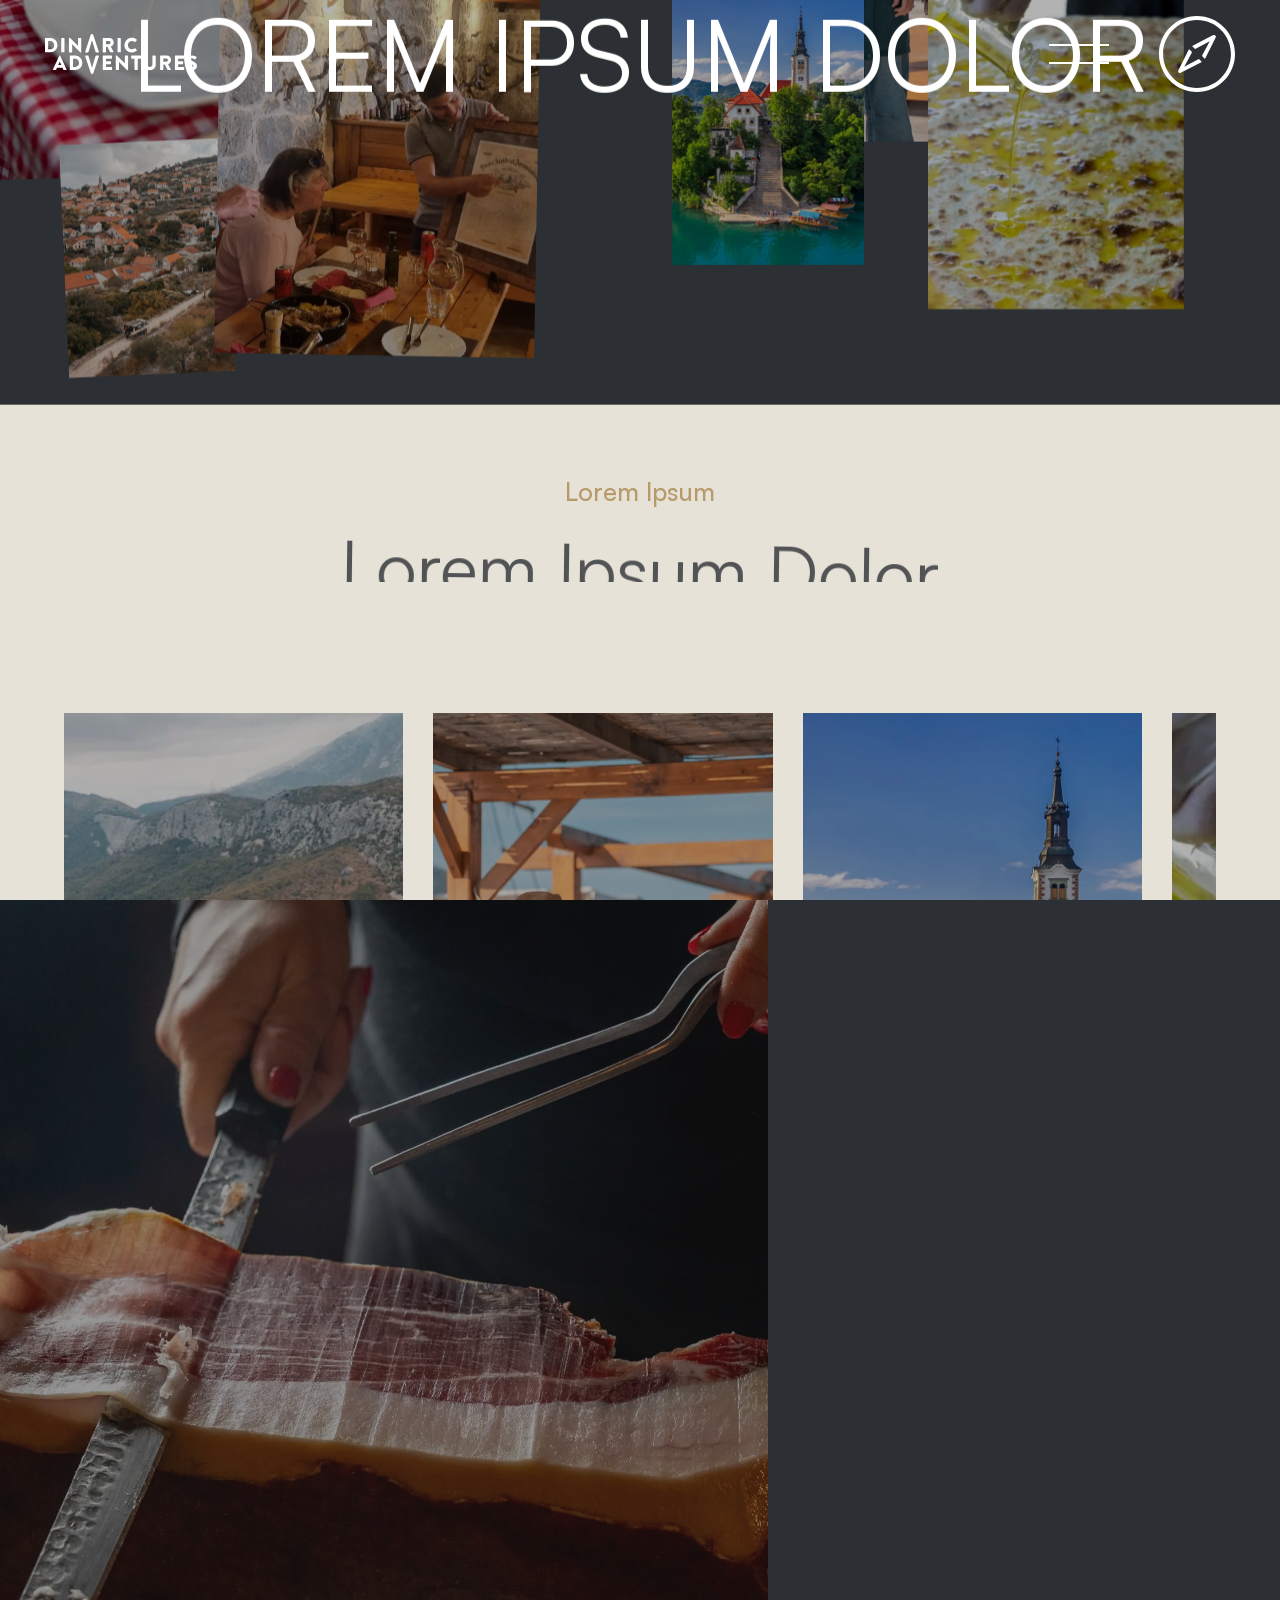
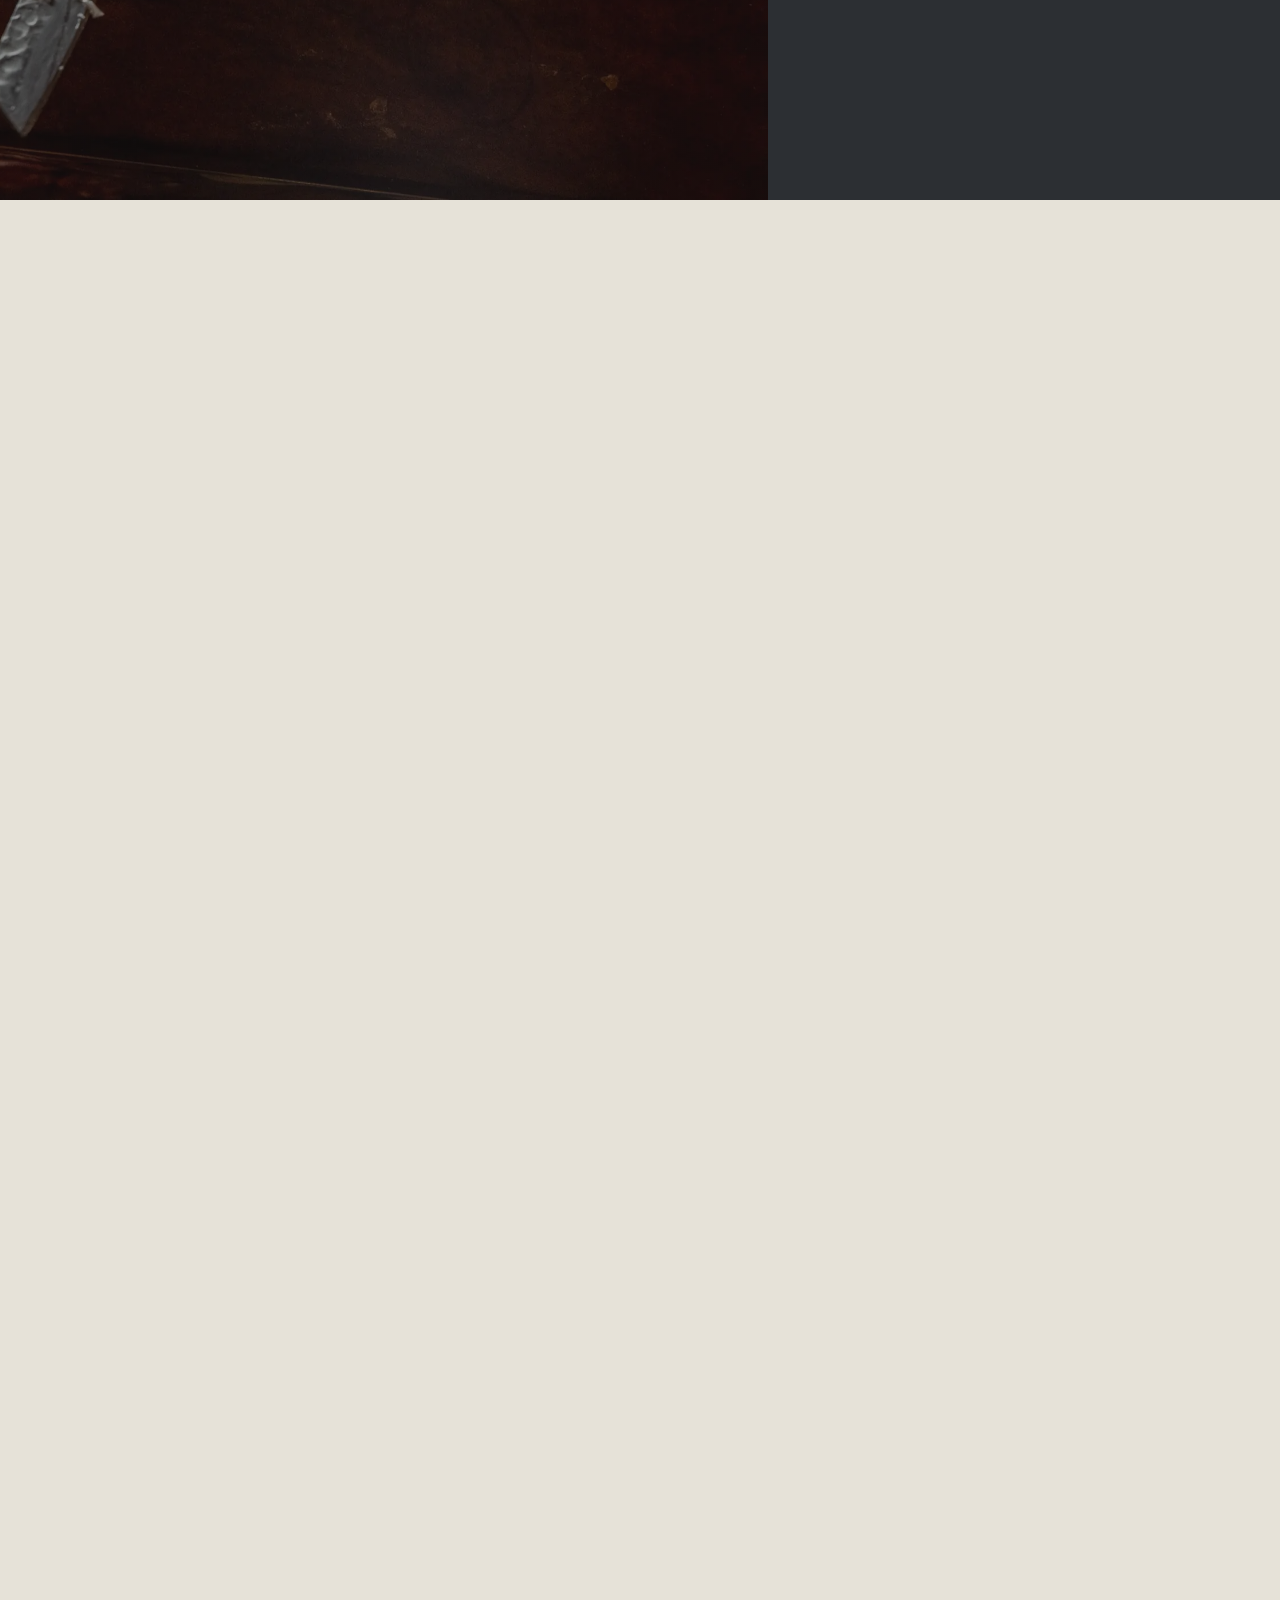
<file: our-news.html>
<!DOCTYPE html>
<html lang="en-US" class="no-js">


<meta http-equiv="content-type" content="text/html;charset=UTF-8" />
<head>
<meta http-equiv="content-type" content="text/html;charset=UTF-8" />
  <meta http-equiv="ScreenOrientation" content="autoRotate:disabled">
  <meta name="viewport" content="width=device-width, initial-scale=1.0">
  <meta http-equiv="X-UA-Compatible" content="IE=edge">
  <title>Lorem Ipsum Dolor Sit Amet</title>
  <meta name="description" content="Premium journey design in lorem &amp; ipsum — curated stays, villas, private tours, signature moments, private drivers and concierge support." />
<!--Fonts Adobe-->
<link rel="preload" as="image" href="assets/images/logo-dinaric-vertical.svg" fetchpriority="high" type="image/svg+xml">
  <script>
    (function() {
      document.documentElement.className = 'js';
    })();
  </script>
<meta name='robots' content='index, follow, max-image-preview:large, max-snippet:-1, max-video-preview:-1' />




<style id='wp-img-auto-sizes-contain-inline-css' type='text/css'>
img:is([sizes=auto i],[sizes^="auto," i]){contain-intrinsic-size:3000px 1500px}
/*# sourceURL=wp-img-auto-sizes-contain-inline-css */
</style>
<style id='classic-theme-styles-inline-css' type='text/css'>
/*! This file is auto-generated */
.wp-block-button__link{color:#fff;background-color:#32373c;border-radius:9999px;box-shadow:none;text-decoration:none;padding:calc(.667em + 2px) calc(1.333em + 2px);font-size:1.125em}.wp-block-file__button{background:#32373c;color:#fff;text-decoration:none}
/*# sourceURL=/wp-includes/css/classic-themes.min.css */
</style>
<link rel='stylesheet' id='swiper-css' href='assets/css/swiper-bundle.min.css' type='text/css' media='all' />
<link rel='stylesheet' id='aos-css' href='assets/css/aos.css' type='text/css' media='all' />
<link rel='stylesheet' id='fancybox-css' href='assets/css/fancybox.css' type='text/css' media='all' />
<link rel='stylesheet' id='flatpickr-css' href='assets/css/flatpickr.min.css' type='text/css' media='all' />
<link rel='stylesheet' id='theme-css-css' href='assets/css/theme.css' type='text/css' media='all' />
<link rel='stylesheet' id='brand-fonts-css' href='assets/css/brand-fonts.css' type='text/css' media='all' />
<link rel='stylesheet' id='brand-theme-css' href='assets/css/brand-theme.css' type='text/css' media='all' />
<link rel='stylesheet' id='mode-selector-css' href='assets/css/mode-selector.css' type='text/css' media='all' />
<script type="text/javascript" fetchpriority="high" src="assets/js/jquery.min.js" id="jquery-js"></script>
<script type="text/javascript" defer src="assets/js/flatpickr.min.js" id="flatpickr-js"></script>
<script type="text/javascript" src="assets/js/swiper-bundle.min.js" id="swiper-js"></script>
<link rel="icon" href="assets/images/logo-dinaric-vertical.svg" sizes="32x32" type="image/svg+xml" />
<link rel="icon" href="assets/images/logo-dinaric-vertical.svg" sizes="192x192" type="image/svg+xml" />
<link rel="apple-touch-icon" href="assets/images/logo-dinaric-vertical.svg" />
<meta name="msapplication-TileImage" content="assets/images/logo-dinaric-vertical.svg" />
		<style type="text/css" id="wp-custom-css">
			/* #dialog-enquire #enquire-close {
position: absolute;
right: 50px;
top: 50px;
background-color: transparent;
border: none;
padding: 0px;
cursor: pointer;
z-index: 1;
} */
.thank_signature {
	text-align: center;
	font-family: "Satoshi", sans-serif!important;
	color: #B89A6A!important;
	font-size: 70px!important;
}

@media(max-width: 768px) {
	.thank_signature {
		font-size: 55px!important;
	}
}

#destination .wrapper .heading-wrappers .post-title {
	transition: all 1s ease-in-out;
}
#home_tours .pagination .progressbar-background{
	transition: width 1s ease-in-out!important;

}


#destination_page_featured {
	background-size:  cover;
}


.single-portfolio #portfolio_about .wrapper .floating-marquee .wrapperRollingText .rollingText {
	font-size: clamp(3.4375rem, calc(-4.625rem + 35.8333vw), 16.875rem);align-content}


.flatpickr-time input {
	font-size: 21px !important;
}

#newsletter_form {
	display: none;
}

/* #fd-form-6908b935591fe2485bd018ce {
display: none !important;
} */





#wpc-filter-range-form-4592 .wpc-filters-range-wrapper .wpc-filters-range-column.wpc-filters-range-min-column,
#wpc-filter-range-form-4592 .wpc-filters-range-wrapper .wpc-filters-range-column.wpc-filters-range-max-column {
	input {border: 0};
}
#newsletter_form p {
	font-family: "Satoshi", sans-serif;
}

fieldset.hidden-fields-container {
	border: none;
	padding: 0;
}

.page-template-tmpl_accommodation #resort-list .wrapper .front_filters .filter-set dialog#dialog-filter {
	height: 100%;
}

.page-template-tmpl_accommodation #resort-list .wrapper .front_filters .filter-set dialog#dialog-filter form .d-flex-form {
	height: calc(100vh - 150px - 2em);
}

body {
	-webkit-overflow-scrolling: touch;
}

/* .safari.keyboard .swiper-service dialog[open] {
bottom: 270px;
} */


body.single-resort #ask-your-concierge[data-villas] .inner-content .col-2 .col-left .signature {
	transform: translate(-45%, -50%) !important;
}

.grecaptcha-badge {
	display: none !important;
}


body.single-resort #ask-your-concierge[data-villas] {
		--text-clr: #2C2F33!important;
}

				</style>
		<style id='global-styles-inline-css' type='text/css'>
:root{--wp--preset--aspect-ratio--square: 1;--wp--preset--aspect-ratio--4-3: 4/3;--wp--preset--aspect-ratio--3-4: 3/4;--wp--preset--aspect-ratio--3-2: 3/2;--wp--preset--aspect-ratio--2-3: 2/3;--wp--preset--aspect-ratio--16-9: 16/9;--wp--preset--aspect-ratio--9-16: 9/16;--wp--preset--color--black: #000000;--wp--preset--color--cyan-bluish-gray: #abb8c3;--wp--preset--color--white: #ffffff;--wp--preset--color--pale-pink: #f78da7;--wp--preset--color--vivid-red: #cf2e2e;--wp--preset--color--luminous-vivid-orange: #ff6900;--wp--preset--color--luminous-vivid-amber: #fcb900;--wp--preset--color--light-green-cyan: #7bdcb5;--wp--preset--color--vivid-green-cyan: #00d084;--wp--preset--color--pale-cyan-blue: #8ed1fc;--wp--preset--color--vivid-cyan-blue: #0693e3;--wp--preset--color--vivid-purple: #9b51e0;--wp--preset--gradient--vivid-cyan-blue-to-vivid-purple: linear-gradient(135deg,rgb(6,147,227) 0%,rgb(155,81,224) 100%);--wp--preset--gradient--light-green-cyan-to-vivid-green-cyan: linear-gradient(135deg,rgb(122,220,180) 0%,rgb(0,208,130) 100%);--wp--preset--gradient--luminous-vivid-amber-to-luminous-vivid-orange: linear-gradient(135deg,rgb(252,185,0) 0%,rgb(255,105,0) 100%);--wp--preset--gradient--luminous-vivid-orange-to-vivid-red: linear-gradient(135deg,rgb(255,105,0) 0%,rgb(207,46,46) 100%);--wp--preset--gradient--very-light-gray-to-cyan-bluish-gray: linear-gradient(135deg,rgb(238,238,238) 0%,rgb(169,184,195) 100%);--wp--preset--gradient--cool-to-warm-spectrum: linear-gradient(135deg,rgb(74,234,220) 0%,rgb(151,120,209) 20%,rgb(207,42,186) 40%,rgb(238,44,130) 60%,rgb(251,105,98) 80%,rgb(254,248,76) 100%);--wp--preset--gradient--blush-light-purple: linear-gradient(135deg,rgb(255,206,236) 0%,rgb(152,150,240) 100%);--wp--preset--gradient--blush-bordeaux: linear-gradient(135deg,rgb(254,205,165) 0%,rgb(254,45,45) 50%,rgb(107,0,62) 100%);--wp--preset--gradient--luminous-dusk: linear-gradient(135deg,rgb(255,203,112) 0%,rgb(199,81,192) 50%,rgb(65,88,208) 100%);--wp--preset--gradient--pale-ocean: linear-gradient(135deg,rgb(255,245,203) 0%,rgb(182,227,212) 50%,rgb(51,167,181) 100%);--wp--preset--gradient--electric-grass: linear-gradient(135deg,rgb(202,248,128) 0%,rgb(113,206,126) 100%);--wp--preset--gradient--midnight: linear-gradient(135deg,rgb(2,3,129) 0%,rgb(40,116,252) 100%);--wp--preset--font-size--small: 13px;--wp--preset--font-size--medium: 20px;--wp--preset--font-size--large: 36px;--wp--preset--font-size--x-large: 42px;--wp--preset--spacing--20: 0.44rem;--wp--preset--spacing--30: 0.67rem;--wp--preset--spacing--40: 1rem;--wp--preset--spacing--50: 1.5rem;--wp--preset--spacing--60: 2.25rem;--wp--preset--spacing--70: 3.38rem;--wp--preset--spacing--80: 5.06rem;--wp--preset--shadow--natural: 6px 6px 9px rgba(0, 0, 0, 0.2);--wp--preset--shadow--deep: 12px 12px 50px rgba(0, 0, 0, 0.4);--wp--preset--shadow--sharp: 6px 6px 0px rgba(0, 0, 0, 0.2);--wp--preset--shadow--outlined: 6px 6px 0px -3px rgb(255, 255, 255), 6px 6px rgb(0, 0, 0);--wp--preset--shadow--crisp: 6px 6px 0px rgb(0, 0, 0);}:where(.is-layout-flex){gap: 0.5em;}:where(.is-layout-grid){gap: 0.5em;}body .is-layout-flex{display: flex;}.is-layout-flex{flex-wrap: wrap;align-items: center;}.is-layout-flex > :is(*, div){margin: 0;}body .is-layout-grid{display: grid;}.is-layout-grid > :is(*, div){margin: 0;}:where(.wp-block-columns.is-layout-flex){gap: 2em;}:where(.wp-block-columns.is-layout-grid){gap: 2em;}:where(.wp-block-post-template.is-layout-flex){gap: 1.25em;}:where(.wp-block-post-template.is-layout-grid){gap: 1.25em;}.has-black-color{color: var(--wp--preset--color--black) !important;}.has-cyan-bluish-gray-color{color: var(--wp--preset--color--cyan-bluish-gray) !important;}.has-white-color{color: var(--wp--preset--color--white) !important;}.has-pale-pink-color{color: var(--wp--preset--color--pale-pink) !important;}.has-vivid-red-color{color: var(--wp--preset--color--vivid-red) !important;}.has-luminous-vivid-orange-color{color: var(--wp--preset--color--luminous-vivid-orange) !important;}.has-luminous-vivid-amber-color{color: var(--wp--preset--color--luminous-vivid-amber) !important;}.has-light-green-cyan-color{color: var(--wp--preset--color--light-green-cyan) !important;}.has-vivid-green-cyan-color{color: var(--wp--preset--color--vivid-green-cyan) !important;}.has-pale-cyan-blue-color{color: var(--wp--preset--color--pale-cyan-blue) !important;}.has-vivid-cyan-blue-color{color: var(--wp--preset--color--vivid-cyan-blue) !important;}.has-vivid-purple-color{color: var(--wp--preset--color--vivid-purple) !important;}.has-black-background-color{background-color: var(--wp--preset--color--black) !important;}.has-cyan-bluish-gray-background-color{background-color: var(--wp--preset--color--cyan-bluish-gray) !important;}.has-white-background-color{background-color: var(--wp--preset--color--white) !important;}.has-pale-pink-background-color{background-color: var(--wp--preset--color--pale-pink) !important;}.has-vivid-red-background-color{background-color: var(--wp--preset--color--vivid-red) !important;}.has-luminous-vivid-orange-background-color{background-color: var(--wp--preset--color--luminous-vivid-orange) !important;}.has-luminous-vivid-amber-background-color{background-color: var(--wp--preset--color--luminous-vivid-amber) !important;}.has-light-green-cyan-background-color{background-color: var(--wp--preset--color--light-green-cyan) !important;}.has-vivid-green-cyan-background-color{background-color: var(--wp--preset--color--vivid-green-cyan) !important;}.has-pale-cyan-blue-background-color{background-color: var(--wp--preset--color--pale-cyan-blue) !important;}.has-vivid-cyan-blue-background-color{background-color: var(--wp--preset--color--vivid-cyan-blue) !important;}.has-vivid-purple-background-color{background-color: var(--wp--preset--color--vivid-purple) !important;}.has-black-border-color{border-color: var(--wp--preset--color--black) !important;}.has-cyan-bluish-gray-border-color{border-color: var(--wp--preset--color--cyan-bluish-gray) !important;}.has-white-border-color{border-color: var(--wp--preset--color--white) !important;}.has-pale-pink-border-color{border-color: var(--wp--preset--color--pale-pink) !important;}.has-vivid-red-border-color{border-color: var(--wp--preset--color--vivid-red) !important;}.has-luminous-vivid-orange-border-color{border-color: var(--wp--preset--color--luminous-vivid-orange) !important;}.has-luminous-vivid-amber-border-color{border-color: var(--wp--preset--color--luminous-vivid-amber) !important;}.has-light-green-cyan-border-color{border-color: var(--wp--preset--color--light-green-cyan) !important;}.has-vivid-green-cyan-border-color{border-color: var(--wp--preset--color--vivid-green-cyan) !important;}.has-pale-cyan-blue-border-color{border-color: var(--wp--preset--color--pale-cyan-blue) !important;}.has-vivid-cyan-blue-border-color{border-color: var(--wp--preset--color--vivid-cyan-blue) !important;}.has-vivid-purple-border-color{border-color: var(--wp--preset--color--vivid-purple) !important;}.has-vivid-cyan-blue-to-vivid-purple-gradient-background{background: var(--wp--preset--gradient--vivid-cyan-blue-to-vivid-purple) !important;}.has-light-green-cyan-to-vivid-green-cyan-gradient-background{background: var(--wp--preset--gradient--light-green-cyan-to-vivid-green-cyan) !important;}.has-luminous-vivid-amber-to-luminous-vivid-orange-gradient-background{background: var(--wp--preset--gradient--luminous-vivid-amber-to-luminous-vivid-orange) !important;}.has-luminous-vivid-orange-to-vivid-red-gradient-background{background: var(--wp--preset--gradient--luminous-vivid-orange-to-vivid-red) !important;}.has-very-light-gray-to-cyan-bluish-gray-gradient-background{background: var(--wp--preset--gradient--very-light-gray-to-cyan-bluish-gray) !important;}.has-cool-to-warm-spectrum-gradient-background{background: var(--wp--preset--gradient--cool-to-warm-spectrum) !important;}.has-blush-light-purple-gradient-background{background: var(--wp--preset--gradient--blush-light-purple) !important;}.has-blush-bordeaux-gradient-background{background: var(--wp--preset--gradient--blush-bordeaux) !important;}.has-luminous-dusk-gradient-background{background: var(--wp--preset--gradient--luminous-dusk) !important;}.has-pale-ocean-gradient-background{background: var(--wp--preset--gradient--pale-ocean) !important;}.has-electric-grass-gradient-background{background: var(--wp--preset--gradient--electric-grass) !important;}.has-midnight-gradient-background{background: var(--wp--preset--gradient--midnight) !important;}.has-small-font-size{font-size: var(--wp--preset--font-size--small) !important;}.has-medium-font-size{font-size: var(--wp--preset--font-size--medium) !important;}.has-large-font-size{font-size: var(--wp--preset--font-size--large) !important;}.has-x-large-font-size{font-size: var(--wp--preset--font-size--x-large) !important;}
/*# sourceURL=global-styles-inline-css */
</style>
</head>

<body data-mode-selector-autostart="false" class="wp-singular page page-id-1388">
  <!-- Pre-paint mode bootstrap: must run inline before overlay markup to avoid first-load flicker when a saved/shared view exists. -->
  <script>
    (function () {
      var key = 'view';
      var validViews = ['adventure', 'discovery'];
      var isValid = function (value) {
        return validViews.indexOf(value) > -1;
      };

      try {
        var queryView = null;
        try {
          queryView = new URLSearchParams(window.location.search).get(key);
        } catch (error) {
          queryView = null;
        }
        queryView = isValid(queryView) ? queryView : null;

        var storedView = localStorage.getItem(key);
        storedView = isValid(storedView) ? storedView : null;

        var view = queryView || storedView;
        if (view) {
          if (queryView) {
            localStorage.setItem(key, queryView);
          }
          document.body.classList.remove('mode-selector-open', 'mode-selector-forced');
          document.body.classList.add('mode-selector-skip-autostart', 'view-' + view);
          document.body.dataset.view = view;
        }
      } catch (error) {
        /* localStorage may be unavailable in private/restricted contexts */
      }
    })();
  </script>
  <div id="mode-selector-overlay" aria-label="Website mode selector">
    <section class="mode-selector-services">
      <div class="services_wrapper">
        <div class="service">
          <a href="#placeholder" data-mode-option="adventure">
            <h2 data-animate-heading>
              ADVENTURE FIRST            <svg xmlns="http://www.w3.org/2000/svg" width="50.987" height="14.208" viewBox="0 0 50.987 14.208">
                <g id="Group_2492" data-name="Group 2492" transform="translate(-1143 -7586.331)">
                  <g id="Icon_feather-arrow-right" data-name="Icon feather-arrow-right" transform="translate(1164.072 7575.435)">
                    <path id="Path_1604" data-name="Path 1604" d="M7.5,18H57.073" transform="translate(-28.573)" fill="none" stroke="#fff" stroke-linejoin="round" stroke-width="2" />
                    <path id="Path_1605" data-name="Path 1605" d="M18,7.5l6.4,6.4-6.4,6.4" transform="translate(4.103 4.103)" fill="none" stroke="#fff" stroke-width="2" />
                  </g>
                </g>
              </svg>
            </h2>
            <img width="1012" height="675" src="assets/images/dinaric-pool/img-133.webp" class="attachment-large size-large" alt="Lorem Ipsum" decoding="async" srcset="assets/images/dinaric-pool/img-133.webp 1012w, assets/images/dinaric-pool/img-131.webp 500w, assets/images/dinaric-pool/img-132.webp 768w" sizes="(max-width: 1012px) 100vw, 1012px" />
          </a>
        </div>
        <div class="service">
          <a href="#placeholder" data-mode-option="discovery">
            <h2 data-animate-heading>
              EASY GOING DISCOVERY            <svg xmlns="http://www.w3.org/2000/svg" width="50.987" height="14.208" viewBox="0 0 50.987 14.208">
                <g id="Group_2492" data-name="Group 2492" transform="translate(-1143 -7586.331)">
                  <g id="Icon_feather-arrow-right" data-name="Icon feather-arrow-right" transform="translate(1164.072 7575.435)">
                    <path id="Path_1604" data-name="Path 1604" d="M7.5,18H57.073" transform="translate(-28.573)" fill="none" stroke="#fff" stroke-linejoin="round" stroke-width="2" />
                    <path id="Path_1605" data-name="Path 1605" d="M18,7.5l6.4,6.4-6.4,6.4" transform="translate(4.103 4.103)" fill="none" stroke="#fff" stroke-width="2" />
                  </g>
                </g>
              </svg>
            </h2>
            <img width="1012" height="675" src="assets/images/dinaric-pool/img-018.webp" class="attachment-large size-large" alt="Lorem Ipsum" decoding="async" srcset="assets/images/dinaric-pool/img-018.webp 1012w, assets/images/dinaric-pool/img-016.webp 500w, assets/images/dinaric-pool/img-017.webp 768w" sizes="(max-width: 1012px) 100vw, 1012px" />
          </a>
        </div>
      </div>
    </section>
    <div class="mode-selector-compass" aria-hidden="true">
      <img src="assets/images/mode-selector/compass-arrow.svg" alt="">
    </div>
    <button id="mode-selector-close" class="mode-selector-close is-active" type="button" aria-label="Close mode selector">
      <span class="line"></span>
      <span class="line"></span>
      <span class="line"></span>
    </button>
  </div>
  

  <!-- <div class="site"> -->
      <header class="site-header">
      <div class="header_wrapper">
    <div class="wrapper">
          <div class="header_right mobile-menu-button-wrapper">
        <div class="menu_button_wrapper">
          <button class="menu_button" id="hamburger" aria-label="nav-menu">
            <span class="line"></span>
            <span class="line"></span>
            <span class="line"></span>
          </button>
        </div>
      </div>
      <div class="header_left">
        <a href="#placeholder" class="logo-wrapper">
          <img class="logo-img" src="assets/images/logo-dinaric-vertical.svg" alt="Lorem Logo" width="140" height="66">
        </a>
              </div>
          <div class="header_right">
        
        <div class="menu_button_wrapper">
          <button class="menu_button" id="hamburger" aria-label="nav-menu">
            <span class="line"></span>
            <span class="line"></span>
            <span class="line"></span>
          </button>
        </div>
        <button id="mode-selector-open" class="header-book mode-selector-trigger" type="button" aria-label="Open mode selector">
          <img class="mode-selector-trigger__icon" src="assets/images/mode-selector/mode-selector-trigger.svg" alt="" aria-hidden="true">
        </button>
      </div>
        </div>
  </div>
  <div class="headermenu">
    <div id="menu-image-container">
      <div class="default-bg" style="background-image: url('assets/images/dinaric-pool/img-015.webp');"></div>
    </div>

    <div class="menu-left">
      <div class="menu-navigation-main-menu-container"><ul id="menu-navigation-main-menu" class="menu"><li id="menu-item-1974" class="menu-item menu-item-type-post_type menu-item-object-page menu-item-1974"><a href="#placeholder">Lorem Ipsum &#038; Dolor Sit<div class="item_image" data-image="assets/images/dinaric-pool/img-129.webp"></div></a></li>
<li id="menu-item-1929" class="menu-item menu-item-type-post_type menu-item-object-page menu-item-1929"><a href="#placeholder">Amet Consectetur &#038; Adipiscing Elit<div class="item_image" data-image="assets/images/dinaric-pool/img-071.webp"></div></a></li>
<li id="menu-item-2470" class="menu-item menu-item-type-post_type menu-item-object-page menu-item-2470"><a href="#placeholder">Sed Do &#038; Eiusmod Tempor<div class="item_image" data-image="assets/images/dinaric-pool/img-147.webp"></div></a></li>
<li id="menu-item-2411" class="menu-item menu-item-type-post_type menu-item-object-page menu-item-2411"><a href="#placeholder">Incididunt &#038; Ut Labore<div class="item_image" data-image="assets/images/dinaric-pool/img-019.webp"></div></a></li>
<li id="menu-item-11080" class="menu-item menu-item-type-post_type menu-item-object-page menu-item-11080"><a href="#placeholder">Dolore Magna Aliqua<div class="item_image" data-image="assets/images/dinaric-pool/img-130.webp"></div></a></li>
<li id="menu-item-2003" class="menu-item menu-item-type-post_type menu-item-object-page menu-item-2003"><a href="#placeholder">Ut Enim Ad Minim<div class="item_image" data-image="assets/images/dinaric-pool/img-003.webp"></div></a></li>
</ul></div>    </div>
    <div class="menu-right">
      <div class="menu-navigation-main-menu-container"><ul id="menu-navigation-main-menu-1" class="menu"><li class="menu-item menu-item-type-post_type menu-item-object-page menu-item-1974"><a href="#placeholder">Lorem Ipsum &#038; Dolor Sit</a></li>
<li class="menu-item menu-item-type-post_type menu-item-object-page menu-item-1929"><a href="#placeholder">Amet Consectetur &#038; Adipiscing Elit</a></li>
<li class="menu-item menu-item-type-post_type menu-item-object-page menu-item-2470"><a href="#placeholder">Sed Do &#038; Eiusmod Tempor</a></li>
<li class="menu-item menu-item-type-post_type menu-item-object-page menu-item-2411"><a href="#placeholder">Incididunt &#038; Ut Labore</a></li>
<li class="menu-item menu-item-type-post_type menu-item-object-page menu-item-11080"><a href="#placeholder">Dolore Magna Aliqua</a></li>
<li class="menu-item menu-item-type-post_type menu-item-object-page menu-item-2003"><a href="#placeholder">Ut Enim Ad Minim</a></li>
</ul></div>      <div class="menu-navigation-secondary-menu-container"><ul id="menu-navigation-secondary-menu" class="menu"><li id="menu-item-3485" class="menu-item menu-item-type-post_type menu-item-object-page menu-item-3485"><a href="#placeholder">Lorem Ipsum</a></li>
<li id="menu-item-4380" class="menu-item menu-item-type-post_type menu-item-object-page menu-item-4380"><a href="#placeholder">Dolor Sit</a></li>
<li id="menu-item-1933" class="menu-item menu-item-type-post_type menu-item-object-page menu-item-1933"><a href="#placeholder">Amet Elit</a></li>
<li id="menu-item-1932" class="menu-item menu-item-type-post_type menu-item-object-page menu-item-1932"><a href="#placeholder">Consectetur</a></li>
</ul></div>      <div class="menu-right-bottom">
        <div class="menu-contact">
                      <a href="#placeholder" target="_blank">Lorem.
              Phone Placeholder</a>
                                <a href="#placeholder" target="_blank">E.
              Email Placeholder</a>
                  </div>
        <div class="menu-socials">
          <a class="link" data-social-text href="#placeholder" target="_blank" aria-label="Instagram">
            <span class="social-icon social-icon-instagram" aria-hidden="true"></span>
            <span class="screen-reader-text">Instagram</span>
          </a>
          <a class="link" data-social-text href="#placeholder" target="_blank" aria-label="LinkedIn">
            <span class="social-icon social-icon-linkedin" aria-hidden="true"></span>
            <span class="screen-reader-text">LinkedIn</span>
          </a>
        </div>
      </div>
    </div>
  </div>
  </div>
  </header>

  <!-- Share Icon Start -->
    <!-- Share Icon End -->

  
  <div id="smooth-wrapper" class="site-content">
    <div id="smooth-content" class="primary content-area" style="padding-top: 1px; margin-top: -1px;">
<main id="main" class="site-main">
    <section id="travel-stories-featured">
      <h1 data-speed="clamp(0.8)" data-animate-heading>Lorem Ipsum Dolor</h1>
      <div class="images-container">
        <div class="gallery gallery-left" data-speed="clamp(0.95)">
          <img src="assets/images/dinaric-pool/img-150.webp" alt="Lorem Ipsum" data-aos="fade-up" data-aos-duration="1200" data-aos-delay="200" loading="eager" fetchpriority="high">
          <img src="assets/images/dinaric-pool/img-103.webp" alt="Lorem Ipsum" data-aos="fade-up" data-aos-duration="1200" data-aos-delay="500">
          <img src="assets/images/dinaric-pool/img-120.webp" alt="Lorem Ipsum" data-aos="fade-up" data-aos-duration="1200" data-aos-delay="700">
          <img src="assets/images/dinaric-pool/img-090.webp" alt="Lorem Ipsum" data-aos="fade-up" data-aos-duration="1200" data-aos-delay="900">
        </div>
        <div class="gallery gallery-right" data-speed="clamp(1.2)">
          <img src="assets/images/dinaric-pool/img-060.webp" alt="Lorem Ipsum" data-aos="fade-up" data-aos-duration="1200" data-aos-delay="1300">
          <img src="assets/images/dinaric-pool/img-082.webp" alt="Lorem Ipsum" data-aos="fade-up" data-aos-duration="1200" data-aos-delay="800" data-speed="clamp(1.1)">
          <img src="assets/images/dinaric-pool/img-046.webp" alt="Lorem Ipsum" data-aos="fade-up" data-aos-duration="1200" data-aos-delay="900" data-speed="clamp(1.1)">
          <img src="assets/images/dinaric-pool/img-081.webp" alt="Lorem Ipsum" data-aos="fade-up" data-aos-duration="1200" data-aos-delay="1000" data-speed="clamp(1.1)">
        </div>
      </div>
    </section>
    <section id="featured-stories" class="wrapper">
      <span class="subtitle">Lorem Ipsum</span>
      <h2 class="title h1" data-animate-heading>Lorem Ipsum Dolor</h2>
      <div class="category-filters">
        <ul class="categories">
          <li data-aos="fade-up" data-aos-duration="1200" data-aos-delay="500">
            <a href="#placeholder" class="has-children">LOREM IPSUM</a>
            <ul class="subcategories">
              <li><a href="#placeholder">LOREM</a></li>
              <li><a href="#placeholder">IPSUM</a></li>
              <li><a href="#placeholder">DOLOR</a></li>
              <li><a href="#placeholder">AMET</a></li>
            </ul>
          </li>
          <li data-aos="fade-up" data-aos-duration="1200" data-aos-delay="600">
            <a href="#placeholder">DOLOR SIT</a>
          </li>
          <li data-aos="fade-up" data-aos-duration="1200" data-aos-delay="700">
            <a href="#placeholder">AMET ELIT</a>
          </li>
          <li data-aos="fade-up" data-aos-duration="1200" data-aos-delay="800">
            <a href="#placeholder">SED TEMPOR</a>
          </li>
          <li data-aos="fade-up" data-aos-duration="1200" data-aos-delay="900">
            <a href="#placeholder">MAGNA ALIQUA</a>
          </li>
        </ul>
      </div>
      <div class="stories-grid swiper featured-stories-swiper" data-cursor-target data-cursor-text="DRAG" data-cursor-active-text="RELEASE" data-cursor-allow-links>
        <div class="swiper-wrapper">
        <a href="#placeholder" class="swiper-slide featured-story story-1">
          <img src="assets/images/dinaric-pool/img-082.webp" alt="Lorem Ipsum" loading="lazy" decoding="async">
          <div class="text-wrapper">
            <span>LOREM IPSUM</span>
            <h3>LOREM IPSUM DOLOR SIT</h3>
          </div>
        </a>
        <a href="#placeholder" class="swiper-slide featured-story story-2">
          <img src="assets/images/dinaric-pool/img-060.webp" alt="Lorem Ipsum" loading="lazy" decoding="async">
          <div class="text-wrapper">
            <span>LOREM IPSUM</span>
            <h3>AMET CONSECTETUR ELIT</h3>
          </div>
        </a>
        <a href="#placeholder" class="swiper-slide featured-story story-3">
          <img src="assets/images/dinaric-pool/img-046.webp" alt="Lorem Ipsum" loading="lazy" decoding="async">
          <div class="text-wrapper">
            <span>LOREM IPSUM</span>
            <h3>SED DO EIUSMOD TEMPOR</h3>
          </div>
        </a>
        <a href="#placeholder" class="swiper-slide featured-story story-4">
          <img src="assets/images/dinaric-pool/img-081.webp" alt="Lorem Ipsum" loading="lazy" decoding="async">
          <div class="text-wrapper">
            <span>LOREM IPSUM</span>
            <h3>INCIDIDUNT UT LABORE</h3>
          </div>
        </a>
        <a href="#placeholder" class="swiper-slide featured-story story-5">
          <img src="assets/images/dinaric-pool/img-150.webp" alt="Lorem Ipsum" loading="lazy" decoding="async">
          <div class="text-wrapper">
            <span>LOREM IPSUM</span>
            <h3>DOLORE MAGNA ALIQUA</h3>
          </div>
        </a>
        </div>
      </div>
      <div class="featured-stories-pagination" aria-live="polite">
        <div class="featured-stories-pagination__status">
          <div class="featured-stories-pagination__counter"></div>
          <div class="featured-stories-pagination__bar">
            <div class="featured-stories-pagination__fill"></div>
          </div>
        </div>
        <div class="featured-stories-pagination__nav">
          <button class="featured-stories-pagination__btn featured-stories-button-prev" type="button" aria-label="Previous featured stories">
            <span aria-hidden="true">&#8592;</span>
          </button>
          <button class="featured-stories-pagination__btn featured-stories-button-next" type="button" aria-label="Next featured stories">
            <span aria-hidden="true">&#8594;</span>
          </button>
        </div>
      </div>
    </section>
    <section id="signature-editor" class="wrapper">
      <div class="editor-box">
        <div class="left">
          <p class="subtitle">Lorem Ipsum</p>
          <div class="editor-image-wrapper">
            <img src="assets/images/about/andrea.webp" alt="Lorem Ipsum" loading="lazy" decoding="async">
          </div>
        </div>
        <div class="right">
          <h3 class="title" data-animate-heading>Lorem Ipsum</h3>
          <div class="right-content">
            <div class="name">Dolor Sit</div>
            <div class="position"></div>
            <div class="content-wrapper">"Lorem ipsum dolor sit amet, consectetur adipiscing elit, sed do eiusmod tempor incididunt ut labore et dolore magna aliqua."</div>
          </div>
        </div>
      </div>

      <div class="bottom-wrapper">
        <div class="featured-marquee">
          <p class="featured-marquee__text" data-direction="rtl">
            <span class="gap"></span>
            LOREM IPSUM
            <span class="gap"></span>
            LOREM IPSUM
            <span class="gap"></span>
            LOREM IPSUM
            <span class="gap"></span>
            LOREM IPSUM
            <span class="gap"></span>
            LOREM IPSUM
            <span class="gap"></span>
            LOREM IPSUM
            <span class="gap"></span>
            LOREM IPSUM
            <span class="gap"></span>
            LOREM IPSUM
          </p>
        </div>
      </div>
    </section>
    <section id="stories-instagram">
      <h3 class="wrapper">Lorem ipsum dolor sit amet</h3>
      <div class="swiper instagram-swiper">
        <div class="swiper-wrapper">
          <div class="swiper-slide">
            <a href="#placeholder">
              <img width="500" height="333" src="assets/images/dinaric-pool/img-001.webp" class="attachment-medium size-medium" alt="Lorem Ipsum" decoding="async" />
            </a>
          </div>
          <div class="swiper-slide">
            <a href="#placeholder">
              <img width="500" height="333" src="assets/images/dinaric-pool/img-004.webp" class="attachment-medium size-medium" alt="Lorem Ipsum" decoding="async" />
            </a>
          </div>
          <div class="swiper-slide">
            <a href="#placeholder">
              <img width="500" height="333" src="assets/images/dinaric-pool/img-006.webp" class="attachment-medium size-medium" alt="Lorem Ipsum" decoding="async" />
            </a>
          </div>
          <div class="swiper-slide">
            <a href="#placeholder">
              <img width="500" height="333" src="assets/images/dinaric-pool/img-011.webp" class="attachment-medium size-medium" alt="Lorem Ipsum" decoding="async" />
            </a>
          </div>
          <div class="swiper-slide">
            <a href="#placeholder">
              <img width="500" height="333" src="assets/images/dinaric-pool/img-031.webp" class="attachment-medium size-medium" alt="Lorem Ipsum" decoding="async" />
            </a>
          </div>
          <div class="swiper-slide">
            <a href="#placeholder">
              <img width="500" height="333" src="assets/images/dinaric-pool/img-037.webp" class="attachment-medium size-medium" alt="Lorem Ipsum" decoding="async" />
            </a>
          </div>
          <div class="swiper-slide">
            <a href="#placeholder">
              <img width="500" height="333" src="assets/images/dinaric-pool/img-125.webp" class="attachment-medium size-medium" alt="Lorem Ipsum" decoding="async" />
            </a>
          </div>
          <div class="swiper-slide">
            <a href="#placeholder">
              <img width="500" height="333" src="assets/images/dinaric-pool/img-126.webp" class="attachment-medium size-medium" alt="Lorem Ipsum" decoding="async" />
            </a>
          </div>
          <div class="swiper-slide">
            <a href="#placeholder">
              <img width="500" height="333" src="assets/images/dinaric-pool/img-132.webp" class="attachment-medium size-medium" alt="Lorem Ipsum" decoding="async" />
            </a>
          </div>
          <div class="swiper-slide">
            <a href="#placeholder">
              <img width="500" height="333" src="assets/images/dinaric-pool/img-136.webp" class="attachment-medium size-medium" alt="Lorem Ipsum" decoding="async" />
            </a>
          </div>
        </div>
      </div>
    </section>
</main><!-- .site-main -->
<footer class="site-footer" data-hide-elements>
    <div class="container-boxed site-footer__container text-center">  <div class="footer_wrapper" data-aos="fade-up" data-aos-duration="1000" data-aos-delay="400">
        <div class="footer-banner-wrapper">
      <div style="--count: 22" class="marquee-container">
        <div class="marquee-track">
                                                    <div class="marquee-card">
                  <img src="assets/images/logo-dinaric-vertical.svg" alt="">
                </div>
                              <div class="marquee-card">
                  <img src="assets/images/logo-dinaric-vertical.svg" alt="">
                </div>
                              <div class="marquee-card">
                  <img src="assets/images/logo-dinaric-vertical.svg" alt="">
                </div>
                              <div class="marquee-card">
                  <img src="assets/images/logo-dinaric-vertical.svg" alt="">
                </div>
                              <div class="marquee-card">
                  <img src="assets/images/logo-dinaric-vertical.svg" alt="">
                </div>
                              <div class="marquee-card">
                  <img src="assets/images/logo-dinaric-vertical.svg" alt="">
                </div>
                              <div class="marquee-card">
                  <img src="assets/images/logo-dinaric-vertical.svg" alt="">
                </div>
                              <div class="marquee-card">
                  <img src="assets/images/logo-dinaric-vertical.svg" alt="">
                </div>
                              <div class="marquee-card">
                  <img src="assets/images/logo-dinaric-vertical.svg" alt="">
                </div>
                              <div class="marquee-card">
                  <img src="assets/images/logo-dinaric-vertical.svg" alt="">
                </div>
                              <div class="marquee-card">
                  <img src="assets/images/logo-dinaric-vertical.svg" alt="">
                </div>
                                                        <div class="marquee-card">
                  <img src="assets/images/logo-dinaric-vertical.svg" alt="">
                </div>
                              <div class="marquee-card">
                  <img src="assets/images/logo-dinaric-vertical.svg" alt="">
                </div>
                              <div class="marquee-card">
                  <img src="assets/images/logo-dinaric-vertical.svg" alt="">
                </div>
                              <div class="marquee-card">
                  <img src="assets/images/logo-dinaric-vertical.svg" alt="">
                </div>
                              <div class="marquee-card">
                  <img src="assets/images/logo-dinaric-vertical.svg" alt="">
                </div>
                              <div class="marquee-card">
                  <img src="assets/images/logo-dinaric-vertical.svg" alt="">
                </div>
                              <div class="marquee-card">
                  <img src="assets/images/logo-dinaric-vertical.svg" alt="">
                </div>
                              <div class="marquee-card">
                  <img src="assets/images/logo-dinaric-vertical.svg" alt="">
                </div>
                              <div class="marquee-card">
                  <img src="assets/images/logo-dinaric-vertical.svg" alt="">
                </div>
                              <div class="marquee-card">
                  <img src="assets/images/logo-dinaric-vertical.svg" alt="">
                </div>
                              <div class="marquee-card">
                  <img src="assets/images/logo-dinaric-vertical.svg" alt="">
                </div>
                                            </div>
      </div>
    </div>

    <div class="footer-content-wrapper wrapper">

      <div class="footer_left">
        <a href="#placeholder" class="logo-text-wrapper">
          <img class="logo-img" src="assets/images/logo-dinaric-vertical.svg" alt="Lorem Logo">
        </a>


        <form id="newsletter_form" action="#">
          <p class="h5" data-animate-heading>Lorem ipsum dolor sit amet</p>
          <div class="newsletter_input_wrapper">
            <input placeholder="Lorem ipsum" type="text" name="newsletter_email" id="newsletter_email" required>
            <button type="submit">
              <img src="assets/images/newsletter_arrow.svg" alt="lorem ipsum">
            </button>
          </div>
        </form>
        <div class="footer-social-wrapper">
          <p class="h5" data-animate-heading>Lorem ipsum dolor</p>
          <div class="socials">
            <a class="link" data-social-text href="#placeholder" target="_blank" aria-label="Instagram">
              <span class="social-icon social-icon-instagram" aria-hidden="true"></span>
              <span class="screen-reader-text">Instagram</span>
            </a>
            <a class="link" data-social-text href="#placeholder" target="_blank" aria-label="LinkedIn">
              <span class="social-icon social-icon-linkedin" aria-hidden="true"></span>
              <span class="screen-reader-text">LinkedIn</span>
            </a>
          </div>
                </div>
      </div>

      <div class="footer_right">
        <div class="footer_contact">
                      <p>Lorem ipsum</p>
                                <p>Dolor sit amet</p>
                                <a href="#placeholder" target="_blank">Lorem.
              Phone Placeholder</a>
                                <a href="#placeholder" target="_blank">
              <span>Ipsum.</span>
              Email Placeholder</a>
                  </div>
        <div class="footer-nav-wrapper">
          <div class="footer-primary-menu">
            <p class="footer-menu-title">Lorem Ipsum</p>
            <div class="menu-footer-main-menu-container"><ul id="menu-footer-main-menu" class="menu"><li id="menu-item-3484" class="menu-item menu-item-type-post_type menu-item-object-page menu-item-3484"><a href="#placeholder">Lorem Ipsum</a></li>
<li id="menu-item-4387" class="menu-item menu-item-type-post_type menu-item-object-page menu-item-4387"><a href="#placeholder">Dolor Sit</a></li>
<li id="menu-item-3308" class="menu-item menu-item-type-post_type menu-item-object-page menu-item-3308"><a href="#placeholder">Sed do eiusmod</a></li>
<li id="menu-item-12114" class="menu-item menu-item-type-post_type menu-item-object-page menu-item-12114"><a href="#placeholder">Tempor incididunt</a></li>
<li id="menu-item-3307" class="menu-item menu-item-type-post_type menu-item-object-page menu-item-3307"><a href="#placeholder">Ut labore</a></li>
<li id="menu-item-5207" class="menu-item menu-item-type-post_type menu-item-object-page menu-item-5207"><a href="#placeholder">Consectetur</a></li>
</ul></div>          </div>
          <div class="footer-secondary-menu">
            <p class="footer-menu-title">Magna aliqua</p>
            <div class="menu-footer-secondary-menu-container"><ul id="menu-footer-secondary-menu" class="menu"><li id="menu-item-3869" class="menu-item menu-item-type-post_type menu-item-object-page menu-item-3869"><a href="#placeholder">Lorem Ipsum &#038; Dolor Sit</a></li>
<li id="menu-item-3871" class="menu-item menu-item-type-post_type menu-item-object-page menu-item-3871"><a href="#placeholder">Amet Consectetur &#038; Adipiscing Elit</a></li>
<li id="menu-item-3866" class="menu-item menu-item-type-post_type menu-item-object-page menu-item-3866"><a href="#placeholder">Sed Do &#038; Eiusmod Tempor</a></li>
<li id="menu-item-3867" class="menu-item menu-item-type-post_type menu-item-object-page menu-item-3867"><a href="#placeholder">Incididunt &#038; Ut Labore</a></li>
<li id="menu-item-11081" class="menu-item menu-item-type-post_type menu-item-object-page menu-item-11081"><a href="#placeholder">Dolore Magna Aliqua</a></li>
<li id="menu-item-3868" class="menu-item menu-item-type-post_type menu-item-object-page menu-item-3868"><a href="#placeholder">Ut enim</a></li>
</ul></div>          </div>
        </div>
      </div>
    </div>

    <div class="footer-bottom-wrapper wrapper">
      <div class="footer_bottom">
        <div class="copyright-info">
          &copy;2026. Lorem ipsum dolor sit amet.        </div>
        <div class="footer-bottom-links">
          <a href="#placeholder" target="_blank"
            rel="noopener">Lorem Ipsum</a>
          <div class="divider"></div>
          <a href="#placeholder" target="_blank"
          rel="noopener">Dolor Sit</a>
          <div class="divider"></div>
          <a href="#placeholder" target="_blank"
            rel="noopener">Amet Elit</a>
        </div>
        <div class="footer-bottom-lime">
          <a href="#placeholder" target="_blank" rel="noopener" class="agency-signature" aria-label="Agency Signature">
            <img src="assets/images/flegmatik.svg" alt="Flegmatik">
          </a>
        </div>
      </div>
    </div>
  </div>
</div>


</footer><!-- .site-footer -->
</div><!-- .content-area -->
</div><!-- .site-content -->
<script data-cfasync="false" src="assets/js/email-decode.min.js"></script>
                                <script type="text/javascript" src="assets/js/readmore.min.js" id="readMore-js"></script>
<script type="text/javascript" src="assets/js/fancybox.js" id="fancybox-js"></script>
<script type="text/javascript" src="assets/js/gsap.min.js" id="gsap-js"></script>
<script type="text/javascript" src="assets/js/ScrollTrigger.min.js" id="gsapScrollTrigger-js"></script>
<script type="text/javascript" src="assets/js/ScrollToPlugin.min.js" id="gsapScrollToPlugin-js"></script>
<script type="text/javascript" src="assets/js/DrawSVGPlugin.min.js" id="gsapDrawSVGPlugin-js"></script>
<script type="text/javascript" src="assets/js/ScrollSmoother.min.js" id="gsapScrollSmoother-js"></script>
<script type="text/javascript" src="assets/js/SplitText.min.js" id="gsapSplitText-js"></script>
<script type="text/javascript" src="assets/js/Observer.min.js" id="gsap_Observer-js"></script>
<script type="text/javascript" src="assets/js/bundle.js" id="theme-js-js"></script>
<script type="text/javascript" src="assets/js/mode-selector.js" id="mode-selector-js"></script>

</body>


</html>
</file>
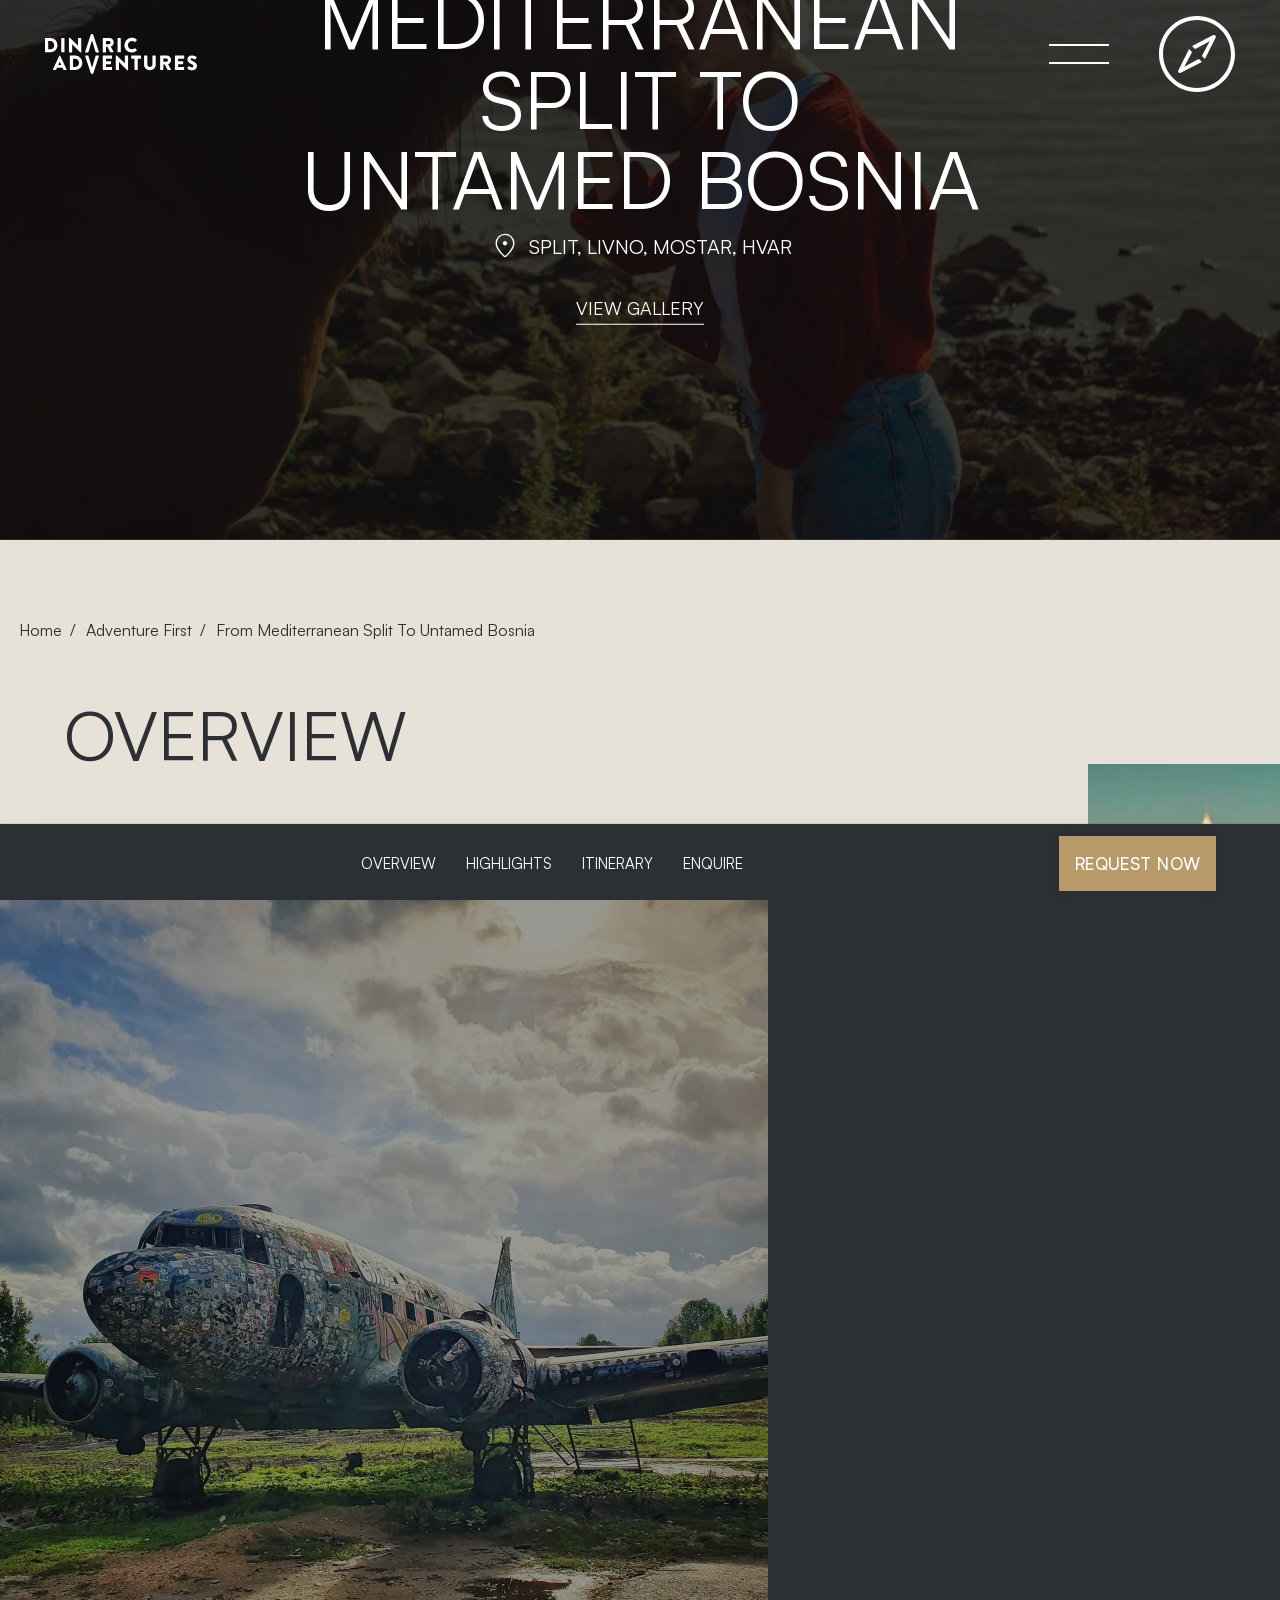
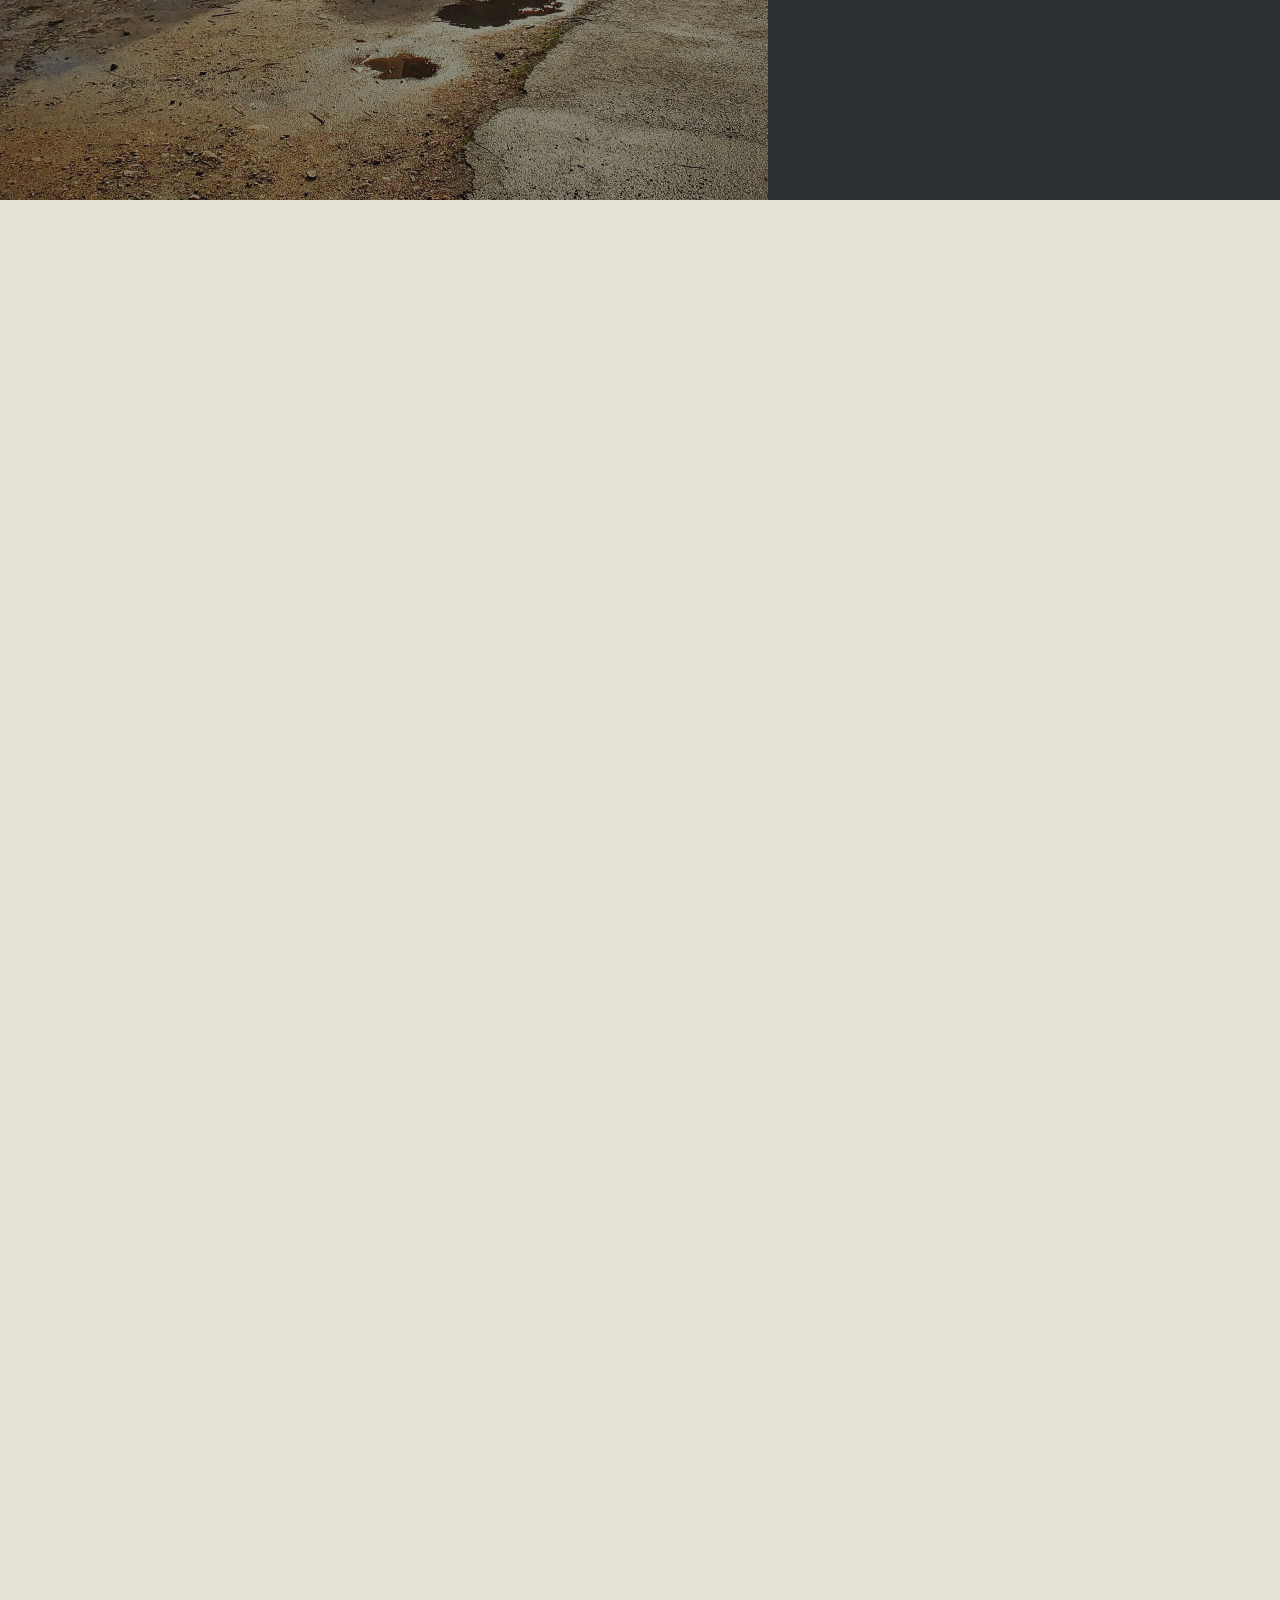
<file: split-livno.html>
<!DOCTYPE html>
<html lang="en-US" class="no-js">


<meta http-equiv="content-type" content="text/html;charset=UTF-8" />
<head>
<meta http-equiv="content-type" content="text/html;charset=UTF-8" />
  <meta http-equiv="ScreenOrientation" content="autoRotate:disabled">
  <meta name="viewport" content="width=device-width, initial-scale=1.0">
  <meta http-equiv="X-UA-Compatible" content="IE=edge">
  <title>Lorem Ipsum Dolor Sit Amet</title>
  <meta name="description" content="Premium journey design in lorem &amp; ipsum — curated stays, villas, private tours, signature moments, private drivers and concierge support." />
<!--Fonts Adobe-->
<link rel="preload" as="image" href="assets/images/logo-dinaric-vertical.svg" fetchpriority="high" type="image/svg+xml">
  <script>
    (function() {
      document.documentElement.className = 'js';
    })();
  </script>
<meta name='robots' content='index, follow, max-image-preview:large, max-snippet:-1, max-video-preview:-1' />




<style id='wp-img-auto-sizes-contain-inline-css' type='text/css'>
img:is([sizes=auto i],[sizes^="auto," i]){contain-intrinsic-size:3000px 1500px}
/*# sourceURL=wp-img-auto-sizes-contain-inline-css */
</style>
<style id='classic-theme-styles-inline-css' type='text/css'>
/*! This file is auto-generated */
.wp-block-button__link{color:#fff;background-color:#32373c;border-radius:9999px;box-shadow:none;text-decoration:none;padding:calc(.667em + 2px) calc(1.333em + 2px);font-size:1.125em}.wp-block-file__button{background:#32373c;color:#fff;text-decoration:none}
/*# sourceURL=/wp-includes/css/classic-themes.min.css */
</style>
<link rel='stylesheet' id='swiper-css' href='assets/css/swiper-bundle.min.css' type='text/css' media='all' />
<link rel='stylesheet' id='aos-css' href='assets/css/aos.css' type='text/css' media='all' />
<link rel='stylesheet' id='fancybox-css' href='assets/css/fancybox.css' type='text/css' media='all' />
<link rel='stylesheet' id='flatpickr-css' href='assets/css/flatpickr.min.css' type='text/css' media='all' />
<link rel='stylesheet' id='theme-css-css' href='assets/css/theme.css' type='text/css' media='all' />
<link rel='stylesheet' id='brand-fonts-css' href='assets/css/brand-fonts.css' type='text/css' media='all' />
<link rel='stylesheet' id='brand-theme-css' href='assets/css/brand-theme.css' type='text/css' media='all' />
<link rel='stylesheet' id='mode-selector-css' href='assets/css/mode-selector.css' type='text/css' media='all' />
<script type="text/javascript" fetchpriority="high" src="assets/js/jquery.min.js" id="jquery-js"></script>
<script type="text/javascript" defer src="assets/js/flatpickr.min.js" id="flatpickr-js"></script>
<script type="text/javascript" src="assets/js/swiper-bundle.min.js" id="swiper-js"></script>
<link rel="icon" href="assets/images/logo-dinaric-vertical.svg" sizes="32x32" type="image/svg+xml" />
<link rel="icon" href="assets/images/logo-dinaric-vertical.svg" sizes="192x192" type="image/svg+xml" />
<link rel="apple-touch-icon" href="assets/images/logo-dinaric-vertical.svg" />
<meta name="msapplication-TileImage" content="assets/images/logo-dinaric-vertical.svg" />
		<style type="text/css" id="wp-custom-css">
			/* #dialog-enquire #enquire-close {
position: absolute;
right: 50px;
top: 50px;
background-color: transparent;
border: none;
padding: 0px;
cursor: pointer;
z-index: 1;
} */
.thank_signature {
	text-align: center;
	font-family: "Satoshi", sans-serif!important;
	color: #B89A6A!important;
	font-size: 70px!important;
}

@media(max-width: 768px) {
	.thank_signature {
		font-size: 55px!important;
	}
}

#stories-instagram .instagram-swiper .swiper-slide {
	object-fit: cover;
}

#destination .wrapper .heading-wrappers .post-title {
	transition: all 1s ease-in-out;
}
#home_tours .pagination .progressbar-background{
	transition: width 1s ease-in-out!important;

}


#destination_page_featured {
	background-size:  cover;
}


.single-portfolio #portfolio_about .wrapper .floating-marquee .wrapperRollingText .rollingText {
	font-size: clamp(3.4375rem, calc(-4.625rem + 35.8333vw), 16.875rem);align-content}


.flatpickr-time input {
	font-size: 21px !important;
}

#newsletter_form {
	display: none;
}

/* #fd-form-6908b935591fe2485bd018ce {
display: none !important;
} */





#wpc-filter-range-form-4592 .wpc-filters-range-wrapper .wpc-filters-range-column.wpc-filters-range-min-column,
#wpc-filter-range-form-4592 .wpc-filters-range-wrapper .wpc-filters-range-column.wpc-filters-range-max-column {
	input {border: 0};
}
#newsletter_form p {
	font-family: "Satoshi", sans-serif;
}

fieldset.hidden-fields-container {
	border: none;
	padding: 0;
}

.page-template-tmpl_accommodation #resort-list .wrapper .front_filters .filter-set dialog#dialog-filter {
	height: 100%;
}

.page-template-tmpl_accommodation #resort-list .wrapper .front_filters .filter-set dialog#dialog-filter form .d-flex-form {
	height: calc(100vh - 150px - 2em);
}

body {
	-webkit-overflow-scrolling: touch;
}

/* .safari.keyboard .swiper-service dialog[open] {
bottom: 270px;
} */


body.single-resort #ask-your-concierge[data-villas] .inner-content .col-2 .col-left .signature {
	transform: translate(-45%, -50%) !important;
}

.grecaptcha-badge {
	display: none !important;
}


body.single-resort #ask-your-concierge[data-villas] {
		--text-clr: #2C2F33!important;
}

/* Lorem Ipsum */
body.single-resort #featured[data-villas] .wrapper .top.aos-init.aos-animate {
  display: flex;
  align-items: center;
  justify-content: center;
  gap: 24px;
  color: #ffffff;
  font-size: 16px;
  line-height: 1;
  position: relative;
  z-index: 4;
  margin: 0 0 18px;
}

body.single-resort #featured[data-villas] .wrapper .top.aos-init.aos-animate .divider {
  width: 1px;
  height: 22px;
  background-color: #ffffff;
}

body.single-resort #featured[data-villas] .wrapper .top.aos-init.aos-animate span {
  font-family: "Satoshi", sans-serif;
  text-transform: uppercase;
  color: #ffffff;
}

body.single-resort.custom-multi-day-template-default #itinerary {
  padding-top: 0 !important;
}

@media (min-width: 1025px) {
  body.single-resort.custom-multi-day-template-default #itinerary .accordion .accordion__item .accordion__inner .image-wrapper {
    height: 500px;
  }
}

@media (max-width: 768px) {
  body.single-resort #featured[data-villas] .wrapper .top.aos-init.aos-animate {
    gap: 14px;
    font-size: 14px;
    margin-bottom: 12px;
    flex-wrap: wrap;
  }
}

				</style>
		<style id='global-styles-inline-css' type='text/css'>
:root{--wp--preset--aspect-ratio--square: 1;--wp--preset--aspect-ratio--4-3: 4/3;--wp--preset--aspect-ratio--3-4: 3/4;--wp--preset--aspect-ratio--3-2: 3/2;--wp--preset--aspect-ratio--2-3: 2/3;--wp--preset--aspect-ratio--16-9: 16/9;--wp--preset--aspect-ratio--9-16: 9/16;--wp--preset--color--black: #000000;--wp--preset--color--cyan-bluish-gray: #abb8c3;--wp--preset--color--white: #ffffff;--wp--preset--color--pale-pink: #f78da7;--wp--preset--color--vivid-red: #cf2e2e;--wp--preset--color--luminous-vivid-orange: #ff6900;--wp--preset--color--luminous-vivid-amber: #fcb900;--wp--preset--color--light-green-cyan: #7bdcb5;--wp--preset--color--vivid-green-cyan: #00d084;--wp--preset--color--pale-cyan-blue: #8ed1fc;--wp--preset--color--vivid-cyan-blue: #0693e3;--wp--preset--color--vivid-purple: #9b51e0;--wp--preset--gradient--vivid-cyan-blue-to-vivid-purple: linear-gradient(135deg,rgb(6,147,227) 0%,rgb(155,81,224) 100%);--wp--preset--gradient--light-green-cyan-to-vivid-green-cyan: linear-gradient(135deg,rgb(122,220,180) 0%,rgb(0,208,130) 100%);--wp--preset--gradient--luminous-vivid-amber-to-luminous-vivid-orange: linear-gradient(135deg,rgb(252,185,0) 0%,rgb(255,105,0) 100%);--wp--preset--gradient--luminous-vivid-orange-to-vivid-red: linear-gradient(135deg,rgb(255,105,0) 0%,rgb(207,46,46) 100%);--wp--preset--gradient--very-light-gray-to-cyan-bluish-gray: linear-gradient(135deg,rgb(238,238,238) 0%,rgb(169,184,195) 100%);--wp--preset--gradient--cool-to-warm-spectrum: linear-gradient(135deg,rgb(74,234,220) 0%,rgb(151,120,209) 20%,rgb(207,42,186) 40%,rgb(238,44,130) 60%,rgb(251,105,98) 80%,rgb(254,248,76) 100%);--wp--preset--gradient--blush-light-purple: linear-gradient(135deg,rgb(255,206,236) 0%,rgb(152,150,240) 100%);--wp--preset--gradient--blush-bordeaux: linear-gradient(135deg,rgb(254,205,165) 0%,rgb(254,45,45) 50%,rgb(107,0,62) 100%);--wp--preset--gradient--luminous-dusk: linear-gradient(135deg,rgb(255,203,112) 0%,rgb(199,81,192) 50%,rgb(65,88,208) 100%);--wp--preset--gradient--pale-ocean: linear-gradient(135deg,rgb(255,245,203) 0%,rgb(182,227,212) 50%,rgb(51,167,181) 100%);--wp--preset--gradient--electric-grass: linear-gradient(135deg,rgb(202,248,128) 0%,rgb(113,206,126) 100%);--wp--preset--gradient--midnight: linear-gradient(135deg,rgb(2,3,129) 0%,rgb(40,116,252) 100%);--wp--preset--font-size--small: 13px;--wp--preset--font-size--medium: 20px;--wp--preset--font-size--large: 36px;--wp--preset--font-size--x-large: 42px;--wp--preset--spacing--20: 0.44rem;--wp--preset--spacing--30: 0.67rem;--wp--preset--spacing--40: 1rem;--wp--preset--spacing--50: 1.5rem;--wp--preset--spacing--60: 2.25rem;--wp--preset--spacing--70: 3.38rem;--wp--preset--spacing--80: 5.06rem;--wp--preset--shadow--natural: 6px 6px 9px rgba(0, 0, 0, 0.2);--wp--preset--shadow--deep: 12px 12px 50px rgba(0, 0, 0, 0.4);--wp--preset--shadow--sharp: 6px 6px 0px rgba(0, 0, 0, 0.2);--wp--preset--shadow--outlined: 6px 6px 0px -3px rgb(255, 255, 255), 6px 6px rgb(0, 0, 0);--wp--preset--shadow--crisp: 6px 6px 0px rgb(0, 0, 0);}:where(.is-layout-flex){gap: 0.5em;}:where(.is-layout-grid){gap: 0.5em;}body .is-layout-flex{display: flex;}.is-layout-flex{flex-wrap: wrap;align-items: center;}.is-layout-flex > :is(*, div){margin: 0;}body .is-layout-grid{display: grid;}.is-layout-grid > :is(*, div){margin: 0;}:where(.wp-block-columns.is-layout-flex){gap: 2em;}:where(.wp-block-columns.is-layout-grid){gap: 2em;}:where(.wp-block-post-template.is-layout-flex){gap: 1.25em;}:where(.wp-block-post-template.is-layout-grid){gap: 1.25em;}.has-black-color{color: var(--wp--preset--color--black) !important;}.has-cyan-bluish-gray-color{color: var(--wp--preset--color--cyan-bluish-gray) !important;}.has-white-color{color: var(--wp--preset--color--white) !important;}.has-pale-pink-color{color: var(--wp--preset--color--pale-pink) !important;}.has-vivid-red-color{color: var(--wp--preset--color--vivid-red) !important;}.has-luminous-vivid-orange-color{color: var(--wp--preset--color--luminous-vivid-orange) !important;}.has-luminous-vivid-amber-color{color: var(--wp--preset--color--luminous-vivid-amber) !important;}.has-light-green-cyan-color{color: var(--wp--preset--color--light-green-cyan) !important;}.has-vivid-green-cyan-color{color: var(--wp--preset--color--vivid-green-cyan) !important;}.has-pale-cyan-blue-color{color: var(--wp--preset--color--pale-cyan-blue) !important;}.has-vivid-cyan-blue-color{color: var(--wp--preset--color--vivid-cyan-blue) !important;}.has-vivid-purple-color{color: var(--wp--preset--color--vivid-purple) !important;}.has-black-background-color{background-color: var(--wp--preset--color--black) !important;}.has-cyan-bluish-gray-background-color{background-color: var(--wp--preset--color--cyan-bluish-gray) !important;}.has-white-background-color{background-color: var(--wp--preset--color--white) !important;}.has-pale-pink-background-color{background-color: var(--wp--preset--color--pale-pink) !important;}.has-vivid-red-background-color{background-color: var(--wp--preset--color--vivid-red) !important;}.has-luminous-vivid-orange-background-color{background-color: var(--wp--preset--color--luminous-vivid-orange) !important;}.has-luminous-vivid-amber-background-color{background-color: var(--wp--preset--color--luminous-vivid-amber) !important;}.has-light-green-cyan-background-color{background-color: var(--wp--preset--color--light-green-cyan) !important;}.has-vivid-green-cyan-background-color{background-color: var(--wp--preset--color--vivid-green-cyan) !important;}.has-pale-cyan-blue-background-color{background-color: var(--wp--preset--color--pale-cyan-blue) !important;}.has-vivid-cyan-blue-background-color{background-color: var(--wp--preset--color--vivid-cyan-blue) !important;}.has-vivid-purple-background-color{background-color: var(--wp--preset--color--vivid-purple) !important;}.has-black-border-color{border-color: var(--wp--preset--color--black) !important;}.has-cyan-bluish-gray-border-color{border-color: var(--wp--preset--color--cyan-bluish-gray) !important;}.has-white-border-color{border-color: var(--wp--preset--color--white) !important;}.has-pale-pink-border-color{border-color: var(--wp--preset--color--pale-pink) !important;}.has-vivid-red-border-color{border-color: var(--wp--preset--color--vivid-red) !important;}.has-luminous-vivid-orange-border-color{border-color: var(--wp--preset--color--luminous-vivid-orange) !important;}.has-luminous-vivid-amber-border-color{border-color: var(--wp--preset--color--luminous-vivid-amber) !important;}.has-light-green-cyan-border-color{border-color: var(--wp--preset--color--light-green-cyan) !important;}.has-vivid-green-cyan-border-color{border-color: var(--wp--preset--color--vivid-green-cyan) !important;}.has-pale-cyan-blue-border-color{border-color: var(--wp--preset--color--pale-cyan-blue) !important;}.has-vivid-cyan-blue-border-color{border-color: var(--wp--preset--color--vivid-cyan-blue) !important;}.has-vivid-purple-border-color{border-color: var(--wp--preset--color--vivid-purple) !important;}.has-vivid-cyan-blue-to-vivid-purple-gradient-background{background: var(--wp--preset--gradient--vivid-cyan-blue-to-vivid-purple) !important;}.has-light-green-cyan-to-vivid-green-cyan-gradient-background{background: var(--wp--preset--gradient--light-green-cyan-to-vivid-green-cyan) !important;}.has-luminous-vivid-amber-to-luminous-vivid-orange-gradient-background{background: var(--wp--preset--gradient--luminous-vivid-amber-to-luminous-vivid-orange) !important;}.has-luminous-vivid-orange-to-vivid-red-gradient-background{background: var(--wp--preset--gradient--luminous-vivid-orange-to-vivid-red) !important;}.has-very-light-gray-to-cyan-bluish-gray-gradient-background{background: var(--wp--preset--gradient--very-light-gray-to-cyan-bluish-gray) !important;}.has-cool-to-warm-spectrum-gradient-background{background: var(--wp--preset--gradient--cool-to-warm-spectrum) !important;}.has-blush-light-purple-gradient-background{background: var(--wp--preset--gradient--blush-light-purple) !important;}.has-blush-bordeaux-gradient-background{background: var(--wp--preset--gradient--blush-bordeaux) !important;}.has-luminous-dusk-gradient-background{background: var(--wp--preset--gradient--luminous-dusk) !important;}.has-pale-ocean-gradient-background{background: var(--wp--preset--gradient--pale-ocean) !important;}.has-electric-grass-gradient-background{background: var(--wp--preset--gradient--electric-grass) !important;}.has-midnight-gradient-background{background: var(--wp--preset--gradient--midnight) !important;}.has-small-font-size{font-size: var(--wp--preset--font-size--small) !important;}.has-medium-font-size{font-size: var(--wp--preset--font-size--medium) !important;}.has-large-font-size{font-size: var(--wp--preset--font-size--large) !important;}.has-x-large-font-size{font-size: var(--wp--preset--font-size--x-large) !important;}
/*# sourceURL=global-styles-inline-css */
</style>
</head>

<body class="wp-singular custom-multi-day-template-default single single-custom-multi-day single-resort villa-resort postid-1672 wp-theme-snami">
  <div id="mode-selector-overlay" class="is-hidden" aria-label="Lorem Ipsum">
    <section class="mode-selector-services">
      <div class="services_wrapper">
        <div class="service">
          <a href="#placeholder" data-mode-option>
            <h2 data-animate-heading>
              LOREM IPSUM            <svg xmlns="http://www.w3.org/2000/svg" width="50.987" height="14.208" viewBox="0 0 50.987 14.208">
                <g id="Group_2492" data-name="Group 2492" transform="translate(-1143 -7586.331)">
                  <g id="Icon_feather-arrow-right" data-name="Icon feather-arrow-right" transform="translate(1164.072 7575.435)">
                    <path id="Path_1604" data-name="Path 1604" d="M7.5,18H57.073" transform="translate(-28.573)" fill="none" stroke="#fff" stroke-linejoin="round" stroke-width="2" />
                    <path id="Path_1605" data-name="Path 1605" d="M18,7.5l6.4,6.4-6.4,6.4" transform="translate(4.103 4.103)" fill="none" stroke="#fff" stroke-width="2" />
                  </g>
                </g>
              </svg>
            </h2>
            <img width="1012" height="675" src="assets/images/dinaric-pool/img-011.webp" class="attachment-large size-large" alt="Lorem Ipsum" decoding="async" srcset="assets/images/dinaric-pool/img-011.webp 1012w, assets/images/dinaric-pool/img-006.webp 500w, assets/images/dinaric-pool/img-132.webp 768w" sizes="(max-width: 1012px) 100vw, 1012px" />
          </a>
        </div>
        <div class="service">
          <a href="#placeholder" data-mode-option>
            <h2 data-animate-heading>
              DOLOR SIT AMET            <svg xmlns="http://www.w3.org/2000/svg" width="50.987" height="14.208" viewBox="0 0 50.987 14.208">
                <g id="Group_2492" data-name="Group 2492" transform="translate(-1143 -7586.331)">
                  <g id="Icon_feather-arrow-right" data-name="Icon feather-arrow-right" transform="translate(1164.072 7575.435)">
                    <path id="Path_1604" data-name="Path 1604" d="M7.5,18H57.073" transform="translate(-28.573)" fill="none" stroke="#fff" stroke-linejoin="round" stroke-width="2" />
                    <path id="Path_1605" data-name="Path 1605" d="M18,7.5l6.4,6.4-6.4,6.4" transform="translate(4.103 4.103)" fill="none" stroke="#fff" stroke-width="2" />
                  </g>
                </g>
              </svg>
            </h2>
            <img width="1012" height="675" src="assets/images/dinaric-pool/img-127.webp" class="attachment-large size-large" alt="Lorem Ipsum" decoding="async" srcset="assets/images/dinaric-pool/img-127.webp 1012w, assets/images/dinaric-pool/img-125.webp 500w, assets/images/dinaric-pool/img-126.webp 768w" sizes="(max-width: 1012px) 100vw, 1012px" />
          </a>
        </div>
      </div>
    </section>
    <div class="mode-selector-compass" aria-hidden="true">
      <img src="assets/images/mode-selector/compass-arrow.svg" alt="">
    </div>
    <button id="mode-selector-close" class="mode-selector-close is-active" type="button" aria-label="Lorem Ipsum">
      <span class="line"></span>
      <span class="line"></span>
      <span class="line"></span>
    </button>
  </div>
  

  <!-- <div class="site"> -->
      <header class="site-header">
      <div class="header_wrapper">
    <div class="wrapper">
          <div class="header_right mobile-menu-button-wrapper">
        <div class="menu_button_wrapper">
          <button class="menu_button" id="hamburger" aria-label="Lorem Ipsum">
            <span class="line"></span>
            <span class="line"></span>
            <span class="line"></span>
          </button>
        </div>
      </div>
      <div class="header_left">
        <a href="#placeholder" class="logo-wrapper">
          <img class="logo-img" src="assets/images/logo-dinaric-vertical.svg" alt="Lorem Logo" width="140" height="66">
        </a>
              </div>
          <div class="header_right">
        
        <div class="menu_button_wrapper">
          <button class="menu_button" id="hamburger" aria-label="Lorem Ipsum">
            <span class="line"></span>
            <span class="line"></span>
            <span class="line"></span>
          </button>
        </div>
        <button id="mode-selector-open" class="header-book mode-selector-trigger" type="button" aria-label="Lorem Ipsum">
          <img class="mode-selector-trigger__icon" src="assets/images/mode-selector/mode-selector-trigger.svg" alt="" aria-hidden="true">
        </button>
      </div>
        </div>
  </div>
  <div class="headermenu">
    <div id="menu-image-container">
      <div class="default-bg" style="background-image: url('assets/images/dinaric-pool/img-037.webp');"></div>
    </div>

    <div class="menu-left">
      <div class="menu-navigation-main-menu-container"><ul id="menu-navigation-main-menu" class="menu"><li id="menu-item-1974" class="menu-item menu-item-type-post_type menu-item-object-page menu-item-1974"><a href="#placeholder">Lorem Ipsum &#038; Dolor Sit<div class="item_image" data-image="assets/images/dinaric-pool/img-001.webp"></div></a></li>
<li id="menu-item-1929" class="menu-item menu-item-type-post_type menu-item-object-page menu-item-1929"><a href="#placeholder">Amet Consectetur &#038; Adipiscing Elit<div class="item_image" data-image="assets/images/dinaric-pool/img-136.webp"></div></a></li>
<li id="menu-item-2470" class="menu-item menu-item-type-post_type menu-item-object-page menu-item-2470"><a href="#placeholder">Sed Do &#038; Eiusmod Tempor<div class="item_image" data-image="assets/images/dinaric-pool/img-136.webp"></div></a></li>
<li id="menu-item-2411" class="menu-item menu-item-type-post_type menu-item-object-page menu-item-2411"><a href="#placeholder">Incididunt &#038; Ut Labore<div class="item_image" data-image="assets/images/dinaric-pool/img-132.webp"></div></a></li>
<li id="menu-item-11080" class="menu-item menu-item-type-post_type menu-item-object-page menu-item-11080"><a href="#placeholder">Dolore Magna Aliqua<div class="item_image" data-image="assets/images/dinaric-pool/img-004.webp"></div></a></li>
<li id="menu-item-2003" class="menu-item menu-item-type-post_type menu-item-object-page menu-item-2003"><a href="#placeholder">Ut Enim Ad Minim<div class="item_image" data-image="assets/images/dinaric-pool/img-001.webp"></div></a></li>
</ul></div>    </div>
    <div class="menu-right">
      <div class="menu-navigation-main-menu-container"><ul id="menu-navigation-main-menu-1" class="menu"><li class="menu-item menu-item-type-post_type menu-item-object-page menu-item-1974"><a href="#placeholder">Lorem Ipsum &#038; Dolor Sit</a></li>
<li class="menu-item menu-item-type-post_type menu-item-object-page menu-item-1929"><a href="#placeholder">Amet Consectetur &#038; Adipiscing Elit</a></li>
<li class="menu-item menu-item-type-post_type menu-item-object-page menu-item-2470"><a href="#placeholder">Sed Do &#038; Eiusmod Tempor</a></li>
<li class="menu-item menu-item-type-post_type menu-item-object-page menu-item-2411"><a href="#placeholder">Incididunt &#038; Ut Labore</a></li>
<li class="menu-item menu-item-type-post_type menu-item-object-page menu-item-11080"><a href="#placeholder">Dolore Magna Aliqua</a></li>
<li class="menu-item menu-item-type-post_type menu-item-object-page menu-item-2003"><a href="#placeholder">Ut Enim Ad Minim</a></li>
</ul></div>      <div class="menu-navigation-secondary-menu-container"><ul id="menu-navigation-secondary-menu" class="menu"><li id="menu-item-3485" class="menu-item menu-item-type-post_type menu-item-object-page menu-item-3485"><a href="#placeholder">Lorem Ipsum</a></li>
<li id="menu-item-4380" class="menu-item menu-item-type-post_type menu-item-object-page menu-item-4380"><a href="#placeholder">Dolor Sit</a></li>
<li id="menu-item-1933" class="menu-item menu-item-type-post_type menu-item-object-page menu-item-1933"><a href="#placeholder">Amet Elit</a></li>
<li id="menu-item-1932" class="menu-item menu-item-type-post_type menu-item-object-page menu-item-1932"><a href="#placeholder">Consectetur</a></li>
</ul></div>      <div class="menu-right-bottom">
        <div class="menu-contact">
                      <a href="#placeholder" target="_blank">Lorem.
              Lorem Ipsum</a>
                                <a href="#placeholder" target="_blank">E.
              Lorem Ipsum</a>
                  </div>
        <div class="menu-socials">
          <a class="link" data-social-text href="#placeholder" target="_blank" aria-label="Instagram">
            <span class="social-icon social-icon-instagram" aria-hidden="true"></span>
            <span class="screen-reader-text">Instagram</span>
          </a>
          <a class="link" data-social-text href="#placeholder" target="_blank" aria-label="LinkedIn">
            <span class="social-icon social-icon-linkedin" aria-hidden="true"></span>
            <span class="screen-reader-text">LinkedIn</span>
          </a>
        </div>
      </div>
    </div>
  </div>
  </div>
  </header>

  <!-- Share Icon Start -->
    <!-- Share Icon End -->

  
  <div id="smooth-wrapper" class="site-content">
    <div id="smooth-content" class="primary content-area" style="padding-top: 1px; margin-top: -1px;">
<main id="main" class="site-main">
        <section id="featured" class="stacking-content" data-villas data-scroll-featured>
         <div class="scrolled-bgImage background-img" style="background-image: url('assets/images/split-livno/hero-cover.webp');">
      </div>
      <div class="image image-left">
         <img width="1024" height="683" src="assets/images/split-livno/hero-left-day9.webp" class="attachment-large size-large" alt="Split to Bosnia Hero" decoding="async" fetchpriority="high" srcset="assets/images/split-livno/hero-left-day9.webp 1214w" sizes="(max-width: 1024px) 100vw, 1024px" />      </div>
      <div class="image image-right">
         <img width="1024" height="683" src="assets/images/split-livno/highlight-2.webp" class="attachment-large size-large" alt="Split to Bosnia Hero Secondary" decoding="async" srcset="assets/images/split-livno/highlight-2.webp 6240w" sizes="(max-width: 1024px) 100vw, 1024px" />      </div>
   
   <div class="wrapper">
      <div class="top aos-init aos-animate" data-aos="fade" data-aos-duration="1200">
         <span>DURATION: 9 DAYS</span>
         <div class="divider"></div>
         <span class="price">ADVENTURE FIRST</span>
      </div>
      <h1 class="h1 section-heading" data-animate-heading>FROM<br>MEDITERRANEAN SPLIT TO<br>UNTAMED BOSNIA</h1>
               <span class="area-location">Split, Livno, Mostar, Hvar</span>
            <div class="post-links" data-aos="fade-up" data-aos-duration="1700" data-aos-delay="400">
                     <a class="underline-link" href="assets/images/dinaric-pool/img-001.webp" data-fancybox="gallery-9627">
               VIEW GALLERY               <img width="1024" height="683" src="assets/images/dinaric-pool/img-006.webp" class="attachment-large size-large" alt="Lorem Ipsum" style="display:none;" decoding="async" srcset="assets/images/dinaric-pool/img-006.webp 1024w, assets/images/dinaric-pool/img-006.webp 500w, assets/images/dinaric-pool/img-006.webp 768w, assets/images/dinaric-pool/img-006.webp 1536w, assets/images/dinaric-pool/img-006.webp 1920w" sizes="(max-width: 1024px) 100vw, 1024px" />            </a>
            <div style="display:none;">
                                 <a data-fancybox="gallery-9627" href="assets/images/dinaric-pool/img-004.webp">
                     <img width="1024" height="683" src="assets/images/dinaric-pool/img-011.webp" class="attachment-large size-large" alt="Lorem Ipsum" decoding="async" srcset="assets/images/dinaric-pool/img-011.webp 1024w, assets/images/dinaric-pool/img-011.webp 500w, assets/images/dinaric-pool/img-011.webp 768w, assets/images/dinaric-pool/img-011.webp 1536w, assets/images/dinaric-pool/img-011.webp 1920w" sizes="(max-width: 1024px) 100vw, 1024px" />                  </a>
                                 <a data-fancybox="gallery-9627" href="assets/images/dinaric-pool/img-006.webp">
                     <img width="1024" height="549" src="assets/images/dinaric-pool/img-011.webp" class="attachment-large size-large" alt="Lorem Ipsum" decoding="async" srcset="assets/images/dinaric-pool/img-011.webp 1024w, assets/images/dinaric-pool/img-011.webp 500w, assets/images/dinaric-pool/img-011.webp 768w, assets/images/dinaric-pool/img-011.webp 1400w" sizes="(max-width: 1024px) 100vw, 1024px" />                  </a>
                                 <a data-fancybox="gallery-9627" href="assets/images/dinaric-pool/img-011.webp">
                     <img width="1024" height="683" src="assets/images/dinaric-pool/img-031.webp" class="attachment-large size-large" alt="Lorem Ipsum" decoding="async" srcset="assets/images/dinaric-pool/img-031.webp 1024w, assets/images/dinaric-pool/img-031.webp 500w, assets/images/dinaric-pool/img-031.webp 768w, assets/images/dinaric-pool/img-031.webp 1536w, assets/images/dinaric-pool/img-031.webp 1920w" sizes="(max-width: 1024px) 100vw, 1024px" />                  </a>
                                 <a data-fancybox="gallery-9627" href="assets/images/dinaric-pool/img-011.webp">
                     <img width="1024" height="683" src="assets/images/dinaric-pool/img-037.webp" class="attachment-large size-large" alt="Lorem Ipsum" decoding="async" srcset="assets/images/dinaric-pool/img-037.webp 1024w, assets/images/dinaric-pool/img-037.webp 500w, assets/images/dinaric-pool/img-037.webp 768w, assets/images/dinaric-pool/img-037.webp 1400w" sizes="(max-width: 1024px) 100vw, 1024px" />                  </a>
                                 <a data-fancybox="gallery-9627" href="assets/images/dinaric-pool/img-031.webp">
                     <img width="1024" height="683" src="assets/images/dinaric-pool/img-126.webp" class="attachment-large size-large" alt="Lorem Ipsum" decoding="async" srcset="assets/images/dinaric-pool/img-126.webp 1024w, assets/images/dinaric-pool/img-126.webp 500w, assets/images/dinaric-pool/img-126.webp 768w, assets/images/dinaric-pool/img-126.webp 1536w, assets/images/dinaric-pool/img-126.webp 1920w" sizes="(max-width: 1024px) 100vw, 1024px" />                  </a>
                                 <a data-fancybox="gallery-9627" href="assets/images/dinaric-pool/img-037.webp">
                     <img width="1024" height="683" src="assets/images/dinaric-pool/img-132.webp" class="attachment-large size-large" alt="Lorem Ipsum" decoding="async" srcset="assets/images/dinaric-pool/img-132.webp 1024w, assets/images/dinaric-pool/img-132.webp 500w, assets/images/dinaric-pool/img-132.webp 768w, assets/images/dinaric-pool/img-132.webp 1400w" sizes="(max-width: 1024px) 100vw, 1024px" />                  </a>
                                 <a data-fancybox="gallery-9627" href="assets/images/dinaric-pool/img-126.webp">
                     <img width="1024" height="683" src="assets/images/dinaric-pool/img-136.webp" class="attachment-large size-large" alt="Lorem Ipsum" decoding="async" srcset="assets/images/dinaric-pool/img-136.webp 1024w, assets/images/dinaric-pool/img-136.webp 500w, assets/images/dinaric-pool/img-136.webp 768w, assets/images/dinaric-pool/img-136.webp 1400w" sizes="(max-width: 1024px) 100vw, 1024px" />                  </a>
                                 <a data-fancybox="gallery-9627" href="assets/images/dinaric-pool/img-132.webp">
                     <img width="1024" height="683" src="assets/images/dinaric-pool/img-001.webp" class="attachment-large size-large" alt="Lorem Ipsum" decoding="async" srcset="assets/images/dinaric-pool/img-001.webp 1024w, assets/images/dinaric-pool/img-001.webp 500w, assets/images/dinaric-pool/img-001.webp 768w, assets/images/dinaric-pool/img-001.webp 1536w, assets/images/dinaric-pool/img-001.webp 1920w" sizes="(max-width: 1024px) 100vw, 1024px" />                  </a>
                                 <a data-fancybox="gallery-9627" href="assets/images/dinaric-pool/img-136.webp">
                     <img width="1024" height="683" src="assets/images/split-livno/highlight-2.webp" class="attachment-large size-large" alt="Split to Bosnia Hero Secondary" decoding="async" srcset="assets/images/split-livno/highlight-2.webp 6240w" sizes="(max-width: 1024px) 100vw, 1024px" />                  </a>
                                 <a data-fancybox="gallery-9627" href="assets/images/dinaric-pool/img-001.webp">
                     <img width="1024" height="683" src="assets/images/dinaric-pool/img-006.webp" class="attachment-large size-large" alt="Lorem Ipsum" decoding="async" srcset="assets/images/dinaric-pool/img-006.webp 1024w, assets/images/dinaric-pool/img-006.webp 500w, assets/images/dinaric-pool/img-006.webp 768w, assets/images/dinaric-pool/img-006.webp 1536w, assets/images/dinaric-pool/img-006.webp 1920w" sizes="(max-width: 1024px) 100vw, 1024px" />                  </a>
                                 <a data-fancybox="gallery-9627" href="assets/images/dinaric-pool/img-004.webp">
                     <img width="1024" height="683" src="assets/images/dinaric-pool/img-011.webp" class="attachment-large size-large" alt="Lorem Ipsum" decoding="async" srcset="assets/images/dinaric-pool/img-011.webp 1024w, assets/images/dinaric-pool/img-011.webp 500w, assets/images/dinaric-pool/img-011.webp 768w, assets/images/dinaric-pool/img-011.webp 1536w, assets/images/dinaric-pool/img-011.webp 1920w" sizes="(max-width: 1024px) 100vw, 1024px" />                  </a>
                                 <a data-fancybox="gallery-9627" href="assets/images/dinaric-pool/img-006.webp">
                     <img width="1024" height="683" src="assets/images/dinaric-pool/img-031.webp" class="attachment-large size-large" alt="Lorem Ipsum" decoding="async" srcset="assets/images/dinaric-pool/img-031.webp 1024w, assets/images/dinaric-pool/img-031.webp 500w, assets/images/dinaric-pool/img-031.webp 768w, assets/images/dinaric-pool/img-031.webp 1536w, assets/images/dinaric-pool/img-031.webp 1920w" sizes="(max-width: 1024px) 100vw, 1024px" />                  </a>
                                 <a data-fancybox="gallery-9627" href="assets/images/dinaric-pool/img-011.webp">
                     <img width="1024" height="683" src="assets/images/dinaric-pool/img-037.webp" class="attachment-large size-large" alt="Lorem Ipsum" decoding="async" srcset="assets/images/dinaric-pool/img-037.webp 1024w, assets/images/dinaric-pool/img-037.webp 500w, assets/images/dinaric-pool/img-037.webp 768w, assets/images/dinaric-pool/img-037.webp 1536w, assets/images/dinaric-pool/img-037.webp 1920w" sizes="(max-width: 1024px) 100vw, 1024px" />                  </a>
                                 <a data-fancybox="gallery-9627" href="assets/images/dinaric-pool/img-031.webp">
                     <img width="1024" height="683" src="assets/images/dinaric-pool/img-125.webp" class="attachment-large size-large" alt="Lorem Ipsum" decoding="async" srcset="assets/images/dinaric-pool/img-125.webp 1024w, assets/images/dinaric-pool/img-125.webp 500w, assets/images/dinaric-pool/img-125.webp 768w, assets/images/dinaric-pool/img-125.webp 1536w, assets/images/dinaric-pool/img-125.webp 1920w" sizes="(max-width: 1024px) 100vw, 1024px" />                  </a>
                                 <a data-fancybox="gallery-9627" href="assets/images/dinaric-pool/img-037.webp">
                     <img width="1024" height="683" src="assets/images/dinaric-pool/img-126.webp" class="attachment-large size-large" alt="Lorem Ipsum" decoding="async" srcset="assets/images/dinaric-pool/img-126.webp 1024w, assets/images/dinaric-pool/img-126.webp 500w, assets/images/dinaric-pool/img-126.webp 768w, assets/images/dinaric-pool/img-126.webp 1536w, assets/images/dinaric-pool/img-126.webp 1920w" sizes="(max-width: 1024px) 100vw, 1024px" />                  </a>
                                 <a data-fancybox="gallery-9627" href="assets/images/dinaric-pool/img-125.webp">
                     <img width="1024" height="683" src="assets/images/dinaric-pool/img-127.webp" class="attachment-large size-large" alt="Lorem Ipsum" decoding="async" srcset="assets/images/dinaric-pool/img-127.webp 1024w, assets/images/dinaric-pool/img-127.webp 500w, assets/images/dinaric-pool/img-127.webp 768w, assets/images/dinaric-pool/img-127.webp 1536w, assets/images/dinaric-pool/img-127.webp 1920w" sizes="(max-width: 1024px) 100vw, 1024px" />                  </a>
                                 <a data-fancybox="gallery-9627" href="assets/images/dinaric-pool/img-126.webp">
                     <img width="1024" height="683" src="assets/images/dinaric-pool/img-132.webp" class="attachment-large size-large" alt="Lorem Ipsum" decoding="async" srcset="assets/images/dinaric-pool/img-132.webp 1024w, assets/images/dinaric-pool/img-132.webp 500w, assets/images/dinaric-pool/img-132.webp 768w, assets/images/dinaric-pool/img-132.webp 1536w, assets/images/dinaric-pool/img-132.webp 1920w" sizes="(max-width: 1024px) 100vw, 1024px" />                  </a>
                                 <a data-fancybox="gallery-9627" href="assets/images/dinaric-pool/img-127.webp">
                     <img width="1024" height="683" src="assets/images/dinaric-pool/img-136.webp" class="attachment-large size-large" alt="Lorem Ipsum" decoding="async" srcset="assets/images/dinaric-pool/img-136.webp 1024w, assets/images/dinaric-pool/img-136.webp 500w, assets/images/dinaric-pool/img-136.webp 768w, assets/images/dinaric-pool/img-136.webp 1536w, assets/images/dinaric-pool/img-136.webp 1920w" sizes="(max-width: 1024px) 100vw, 1024px" />                  </a>
                                 <a data-fancybox="gallery-9627" href="assets/images/dinaric-pool/img-132.webp">
                     <img width="1024" height="683" src="assets/images/dinaric-pool/img-001.webp" class="attachment-large size-large" alt="Lorem Ipsum" decoding="async" srcset="assets/images/dinaric-pool/img-001.webp 1024w, assets/images/dinaric-pool/img-001.webp 500w, assets/images/dinaric-pool/img-001.webp 768w, assets/images/dinaric-pool/img-001.webp 1536w, assets/images/dinaric-pool/img-001.webp 1920w" sizes="(max-width: 1024px) 100vw, 1024px" />                  </a>
                                 <a data-fancybox="gallery-9627" href="assets/images/dinaric-pool/img-136.webp">
                     <img width="1024" height="683" src="assets/images/split-livno/highlight-2.webp" class="attachment-large size-large" alt="Split to Bosnia Hero Secondary" decoding="async" srcset="assets/images/split-livno/highlight-2.webp 6240w" sizes="(max-width: 1024px) 100vw, 1024px" />                  </a>
                                 <a data-fancybox="gallery-9627" href="assets/images/dinaric-pool/img-001.webp">
                     <img width="1024" height="683" src="assets/images/dinaric-pool/img-006.webp" class="attachment-large size-large" alt="Lorem Ipsum" decoding="async" srcset="assets/images/dinaric-pool/img-006.webp 1024w, assets/images/dinaric-pool/img-006.webp 500w, assets/images/dinaric-pool/img-006.webp 768w, assets/images/dinaric-pool/img-006.webp 1536w, assets/images/dinaric-pool/img-006.webp 1920w" sizes="(max-width: 1024px) 100vw, 1024px" />                  </a>
                                 <a data-fancybox="gallery-9627" href="assets/images/dinaric-pool/img-004.webp">
                     <img width="1024" height="683" src="assets/images/dinaric-pool/img-011.webp" class="attachment-large size-large" alt="Lorem Ipsum" decoding="async" srcset="assets/images/dinaric-pool/img-011.webp 1024w, assets/images/dinaric-pool/img-011.webp 500w, assets/images/dinaric-pool/img-011.webp 768w, assets/images/dinaric-pool/img-011.webp 1536w, assets/images/dinaric-pool/img-011.webp 1920w" sizes="(max-width: 1024px) 100vw, 1024px" />                  </a>
                                 <a data-fancybox="gallery-9627" href="assets/images/dinaric-pool/img-006.webp">
                     <img width="1024" height="683" src="assets/images/dinaric-pool/img-031.webp" class="attachment-large size-large" alt="Lorem Ipsum" decoding="async" srcset="assets/images/dinaric-pool/img-031.webp 1024w, assets/images/dinaric-pool/img-031.webp 500w, assets/images/dinaric-pool/img-031.webp 768w, assets/images/dinaric-pool/img-031.webp 1400w" sizes="(max-width: 1024px) 100vw, 1024px" />                  </a>
                                 <a data-fancybox="gallery-9627" href="assets/images/dinaric-pool/img-011.webp">
                     <img width="1024" height="683" src="assets/images/dinaric-pool/img-037.webp" class="attachment-large size-large" alt="Lorem Ipsum" decoding="async" srcset="assets/images/dinaric-pool/img-037.webp 1024w, assets/images/dinaric-pool/img-037.webp 500w, assets/images/dinaric-pool/img-037.webp 768w, assets/images/dinaric-pool/img-037.webp 1400w" sizes="(max-width: 1024px) 100vw, 1024px" />                  </a>
                                 <a data-fancybox="gallery-9627" href="assets/images/dinaric-pool/img-031.webp">
                     <img width="1024" height="683" src="assets/images/dinaric-pool/img-125.webp" class="attachment-large size-large" alt="Lorem Ipsum" decoding="async" srcset="assets/images/dinaric-pool/img-125.webp 1024w, assets/images/dinaric-pool/img-125.webp 500w, assets/images/dinaric-pool/img-125.webp 768w, assets/images/dinaric-pool/img-125.webp 1400w" sizes="(max-width: 1024px) 100vw, 1024px" />                  </a>
                                 <a data-fancybox="gallery-9627" href="assets/images/dinaric-pool/img-037.webp">
                     <img width="1024" height="683" src="assets/images/dinaric-pool/img-126.webp" class="attachment-large size-large" alt="Lorem Ipsum" decoding="async" srcset="assets/images/dinaric-pool/img-126.webp 1024w, assets/images/dinaric-pool/img-126.webp 500w, assets/images/dinaric-pool/img-126.webp 768w, assets/images/dinaric-pool/img-126.webp 1536w, assets/images/dinaric-pool/img-126.webp 1920w" sizes="(max-width: 1024px) 100vw, 1024px" />                  </a>
                                 <a data-fancybox="gallery-9627" href="assets/images/dinaric-pool/img-125.webp">
                     <img width="1024" height="683" src="assets/images/dinaric-pool/img-127.webp" class="attachment-large size-large" alt="Lorem Ipsum" decoding="async" srcset="assets/images/dinaric-pool/img-127.webp 1024w, assets/images/dinaric-pool/img-127.webp 500w, assets/images/dinaric-pool/img-127.webp 768w, assets/images/dinaric-pool/img-127.webp 1536w, assets/images/dinaric-pool/img-127.webp 1920w" sizes="(max-width: 1024px) 100vw, 1024px" />                  </a>
                                 <a data-fancybox="gallery-9627" href="assets/images/dinaric-pool/img-126.webp">
                     <img width="1024" height="683" src="assets/images/dinaric-pool/img-132.webp" class="attachment-large size-large" alt="Lorem Ipsum" decoding="async" srcset="assets/images/dinaric-pool/img-132.webp 1024w, assets/images/dinaric-pool/img-132.webp 500w, assets/images/dinaric-pool/img-132.webp 768w, assets/images/dinaric-pool/img-132.webp 1536w, assets/images/dinaric-pool/img-132.webp 1920w" sizes="(max-width: 1024px) 100vw, 1024px" />                  </a>
                                 <a data-fancybox="gallery-9627" href="assets/images/dinaric-pool/img-127.webp">
                     <img width="1024" height="683" src="assets/images/dinaric-pool/img-136.webp" class="attachment-large size-large" alt="Lorem Ipsum" decoding="async" srcset="assets/images/dinaric-pool/img-136.webp 1024w, assets/images/dinaric-pool/img-136.webp 500w, assets/images/dinaric-pool/img-136.webp 768w, assets/images/dinaric-pool/img-136.webp 1400w" sizes="(max-width: 1024px) 100vw, 1024px" />                  </a>
                                 <a data-fancybox="gallery-9627" href="assets/images/dinaric-pool/img-132.webp">
                     <img width="1024" height="683" src="assets/images/dinaric-pool/img-001.webp" class="attachment-large size-large" alt="Lorem Ipsum" decoding="async" srcset="assets/images/dinaric-pool/img-001.webp 1024w, assets/images/dinaric-pool/img-001.webp 500w, assets/images/dinaric-pool/img-001.webp 768w, assets/images/dinaric-pool/img-001.webp 1536w, assets/images/dinaric-pool/img-001.webp 1920w" sizes="(max-width: 1024px) 100vw, 1024px" />                  </a>
                                 <a data-fancybox="gallery-9627" href="assets/images/dinaric-pool/img-136.webp">
                     <img width="1024" height="683" src="assets/images/split-livno/highlight-2.webp" class="attachment-large size-large" alt="Split to Bosnia Hero Secondary" decoding="async" srcset="assets/images/split-livno/highlight-2.webp 6240w" sizes="(max-width: 1024px) 100vw, 1024px" />                  </a>
                                 <a data-fancybox="gallery-9627" href="assets/images/dinaric-pool/img-001.webp">
                     <img width="1024" height="683" src="assets/images/dinaric-pool/img-006.webp" class="attachment-large size-large" alt="Lorem Ipsum" decoding="async" srcset="assets/images/dinaric-pool/img-006.webp 1024w, assets/images/dinaric-pool/img-006.webp 500w, assets/images/dinaric-pool/img-006.webp 768w, assets/images/dinaric-pool/img-006.webp 1400w" sizes="(max-width: 1024px) 100vw, 1024px" />                  </a>
                                 <a data-fancybox="gallery-9627" href="assets/images/dinaric-pool/img-004.webp">
                     <img width="1024" height="683" src="assets/images/dinaric-pool/img-011.webp" class="attachment-large size-large" alt="Lorem Ipsum" decoding="async" srcset="assets/images/dinaric-pool/img-011.webp 1024w, assets/images/dinaric-pool/img-011.webp 500w, assets/images/dinaric-pool/img-011.webp 768w, assets/images/dinaric-pool/img-011.webp 1536w, assets/images/dinaric-pool/img-011.webp 1920w" sizes="(max-width: 1024px) 100vw, 1024px" />                  </a>
                                 <a data-fancybox="gallery-9627" href="assets/images/dinaric-pool/img-006.webp">
                     <img width="1024" height="683" src="assets/images/dinaric-pool/img-031.webp" class="attachment-large size-large" alt="Lorem Ipsum" decoding="async" srcset="assets/images/dinaric-pool/img-031.webp 1024w, assets/images/dinaric-pool/img-031.webp 500w, assets/images/dinaric-pool/img-031.webp 768w, assets/images/dinaric-pool/img-031.webp 1536w, assets/images/dinaric-pool/img-031.webp 1920w" sizes="(max-width: 1024px) 100vw, 1024px" />                  </a>
                                 <a data-fancybox="gallery-9627" href="assets/images/dinaric-pool/img-011.webp">
                     <img width="1024" height="683" src="assets/images/dinaric-pool/img-037.webp" class="attachment-large size-large" alt="Lorem Ipsum" decoding="async" srcset="assets/images/dinaric-pool/img-037.webp 1024w, assets/images/dinaric-pool/img-037.webp 500w, assets/images/dinaric-pool/img-037.webp 768w, assets/images/dinaric-pool/img-037.webp 1536w, assets/images/dinaric-pool/img-037.webp 1920w" sizes="(max-width: 1024px) 100vw, 1024px" />                  </a>
                                 <a data-fancybox="gallery-9627" href="assets/images/dinaric-pool/img-031.webp">
                     <img width="1024" height="683" src="assets/images/dinaric-pool/img-125.webp" class="attachment-large size-large" alt="Lorem Ipsum" decoding="async" srcset="assets/images/dinaric-pool/img-125.webp 1024w, assets/images/dinaric-pool/img-125.webp 500w, assets/images/dinaric-pool/img-125.webp 768w, assets/images/dinaric-pool/img-125.webp 1536w, assets/images/dinaric-pool/img-125.webp 1920w" sizes="(max-width: 1024px) 100vw, 1024px" />                  </a>
                                 <a data-fancybox="gallery-9627" href="assets/images/dinaric-pool/img-037.webp">
                     <img width="1024" height="683" src="assets/images/dinaric-pool/img-126.webp" class="attachment-large size-large" alt="Lorem Ipsum" decoding="async" srcset="assets/images/dinaric-pool/img-126.webp 1024w, assets/images/dinaric-pool/img-126.webp 500w, assets/images/dinaric-pool/img-126.webp 768w, assets/images/dinaric-pool/img-126.webp 1536w, assets/images/dinaric-pool/img-126.webp 1920w" sizes="(max-width: 1024px) 100vw, 1024px" />                  </a>
                                 <a data-fancybox="gallery-9627" href="assets/images/dinaric-pool/img-125.webp">
                     <img width="1024" height="682" src="assets/images/dinaric-pool/img-127.webp" class="attachment-large size-large" alt="Lorem Ipsum" decoding="async" srcset="assets/images/dinaric-pool/img-127.webp 1024w, assets/images/dinaric-pool/img-127.webp 500w, assets/images/dinaric-pool/img-127.webp 768w, assets/images/dinaric-pool/img-127.webp 1536w, assets/images/dinaric-pool/img-127.webp 1920w" sizes="(max-width: 1024px) 100vw, 1024px" />                  </a>
                                 <a data-fancybox="gallery-9627" href="assets/images/dinaric-pool/img-126.webp">
                     <img width="1024" height="682" src="assets/images/dinaric-pool/img-132.webp" class="attachment-large size-large" alt="Lorem Ipsum" decoding="async" srcset="assets/images/dinaric-pool/img-132.webp 1024w, assets/images/dinaric-pool/img-132.webp 500w, assets/images/dinaric-pool/img-132.webp 768w, assets/images/dinaric-pool/img-132.webp 1536w, assets/images/dinaric-pool/img-132.webp 1920w" sizes="(max-width: 1024px) 100vw, 1024px" />                  </a>
                                 <a data-fancybox="gallery-9627" href="assets/images/dinaric-pool/img-127.webp">
                     <img width="1024" height="682" src="assets/images/dinaric-pool/img-126.webp" class="attachment-large size-large" alt="Lorem Ipsum" decoding="async" srcset="assets/images/dinaric-pool/img-126.webp 1024w, assets/images/dinaric-pool/img-126.webp 500w, assets/images/dinaric-pool/img-126.webp 768w, assets/images/dinaric-pool/img-126.webp 1536w, assets/images/dinaric-pool/img-126.webp 1920w" sizes="(max-width: 1024px) 100vw, 1024px" />                  </a>
                                 <a data-fancybox="gallery-9627" href="assets/images/dinaric-pool/img-132.webp">
                     <img width="1024" height="683" src="assets/images/dinaric-pool/img-136.webp" class="attachment-large size-large" alt="Lorem Ipsum" decoding="async" srcset="assets/images/dinaric-pool/img-136.webp 1024w, assets/images/dinaric-pool/img-136.webp 500w, assets/images/dinaric-pool/img-136.webp 768w, assets/images/dinaric-pool/img-136.webp 1536w, assets/images/dinaric-pool/img-136.webp 1920w" sizes="(max-width: 1024px) 100vw, 1024px" />                  </a>
                                 <a data-fancybox="gallery-9627" href="assets/images/dinaric-pool/img-126.webp">
                     <img width="1024" height="683" src="assets/images/split-livno/highlight-2.webp" class="attachment-large size-large" alt="Split to Bosnia Hero Secondary" decoding="async" srcset="assets/images/split-livno/highlight-2.webp 6240w" sizes="(max-width: 1024px) 100vw, 1024px" />                  </a>
                                 <a data-fancybox="gallery-9627" href="assets/images/dinaric-pool/img-136.webp">
                     <img width="1024" height="683" src="assets/images/dinaric-pool/img-132.webp" class="attachment-large size-large" alt="Lorem Ipsum" decoding="async" srcset="assets/images/dinaric-pool/img-132.webp 1024w, assets/images/dinaric-pool/img-132.webp 500w, assets/images/dinaric-pool/img-132.webp 768w, assets/images/dinaric-pool/img-132.webp 1536w, assets/images/dinaric-pool/img-132.webp 1920w" sizes="(max-width: 1024px) 100vw, 1024px" />                  </a>
                                 <a data-fancybox="gallery-9627" href="assets/images/dinaric-pool/img-004.webp">
                     <img width="1024" height="683" src="assets/images/dinaric-pool/img-031.webp" class="attachment-large size-large" alt="Lorem Ipsum" decoding="async" srcset="assets/images/dinaric-pool/img-031.webp 1024w, assets/images/dinaric-pool/img-031.webp 500w, assets/images/dinaric-pool/img-031.webp 768w, assets/images/dinaric-pool/img-031.webp 1536w, assets/images/dinaric-pool/img-031.webp 1920w" sizes="(max-width: 1024px) 100vw, 1024px" />                  </a>
                                 <a data-fancybox="gallery-9627" href="assets/images/dinaric-pool/img-132.webp">
                     <img width="1024" height="683" src="assets/images/dinaric-pool/img-136.webp" class="attachment-large size-large" alt="Lorem Ipsum" decoding="async" srcset="assets/images/dinaric-pool/img-136.webp 1024w, assets/images/dinaric-pool/img-136.webp 500w, assets/images/dinaric-pool/img-136.webp 768w, assets/images/dinaric-pool/img-136.webp 1536w, assets/images/dinaric-pool/img-136.webp 1920w" sizes="(max-width: 1024px) 100vw, 1024px" />                  </a>
                                 <a data-fancybox="gallery-9627" href="assets/images/dinaric-pool/img-031.webp">
                     <img width="1024" height="683" src="assets/images/dinaric-pool/img-037.webp" class="attachment-large size-large" alt="Lorem Ipsum" decoding="async" srcset="assets/images/dinaric-pool/img-037.webp 1024w, assets/images/dinaric-pool/img-037.webp 500w, assets/images/dinaric-pool/img-037.webp 768w, assets/images/dinaric-pool/img-037.webp 1536w, assets/images/dinaric-pool/img-037.webp 1920w" sizes="(max-width: 1024px) 100vw, 1024px" />                  </a>
                                 <a data-fancybox="gallery-9627" href="assets/images/dinaric-pool/img-136.webp">
                     <img width="1024" height="683" src="assets/images/dinaric-pool/img-125.webp" class="attachment-large size-large" alt="Lorem Ipsum" decoding="async" srcset="assets/images/dinaric-pool/img-125.webp 1024w, assets/images/dinaric-pool/img-125.webp 500w, assets/images/dinaric-pool/img-125.webp 768w, assets/images/dinaric-pool/img-125.webp 1536w, assets/images/dinaric-pool/img-125.webp 1920w" sizes="(max-width: 1024px) 100vw, 1024px" />                  </a>
                                 <a data-fancybox="gallery-9627" href="assets/images/dinaric-pool/img-037.webp">
                     <img width="1024" height="683" src="assets/images/dinaric-pool/img-126.webp" class="attachment-large size-large" alt="Lorem Ipsum" decoding="async" srcset="assets/images/dinaric-pool/img-126.webp 1024w, assets/images/dinaric-pool/img-126.webp 500w, assets/images/dinaric-pool/img-126.webp 768w, assets/images/dinaric-pool/img-126.webp 1536w, assets/images/dinaric-pool/img-126.webp 1920w" sizes="(max-width: 1024px) 100vw, 1024px" />                  </a>
                                 <a data-fancybox="gallery-9627" href="assets/images/dinaric-pool/img-125.webp">
                     <img width="1024" height="683" src="assets/images/dinaric-pool/img-127.webp" class="attachment-large size-large" alt="Lorem Ipsum" decoding="async" srcset="assets/images/dinaric-pool/img-127.webp 1024w, assets/images/dinaric-pool/img-127.webp 500w, assets/images/dinaric-pool/img-127.webp 768w, assets/images/dinaric-pool/img-127.webp 1536w, assets/images/dinaric-pool/img-127.webp 1920w" sizes="(max-width: 1024px) 100vw, 1024px" />                  </a>
                           </div>
               </div>
   </div>
   </section>

   <div id="floating-overviewbar">
      <ul class="floating-overviewbar-list list-none">
         <li class="floating-overviewbar-item overview-text"
            data-aos="fade-up"
            data-aos-duration="200"
            data-aos-delay="100"
            data-aos-once="true">
            <a href="#multiday-intro">OVERVIEW</a>
         </li>
         <li class="floating-overviewbar-item overview-text"
            data-aos="fade-up"
            data-aos-duration="200"
            data-aos-delay="200"
            data-aos-once="true">
            <a href="#multiday-highlights">HIGHLIGHTS</a>
         </li>
         <li class="floating-overviewbar-item overview-text"
            data-aos="fade-up"
            data-aos-duration="200"
            data-aos-delay="300"
            data-aos-once="true">
            <a href="#itinerary">ITINERARY</a>
         </li>
         <li class="floating-overviewbar-item overview-text"
            data-aos="fade-up"
            data-aos-duration="200"
            data-aos-delay="500"
            data-aos-once="true">
            <a href="#default_enquire">ENQUIRE</a>
         </li>
      </ul>
      <a class="overviewBar btn btn-gold-filled" href="#default_enquire">Request Now</a>
   </div>


<section id="multiday-intro">
        <ul class="breadcrumbs aos-init aos-animate" data-aos="fade-right" data-aos-duration="1300" data-aos-delay="300" data-aos-once="true">
            <li>Home</li>
            <li>Adventure First</li>
            <li>From Mediterranean Split to Untamed Bosnia</li>
        </ul>
        <div class="wrapper h3 multiday-intro-title" data-nosnippet>OVERVIEW</div>
        <div class="intro-content">
                            <img width="1024" height="683" src="assets/images/split-livno/highlight-4.webp" class="image_left" alt="Split to Bosnia Intro Left" decoding="async" srcset="assets/images/split-livno/highlight-4.webp 1200w" sizes="(max-width: 1024px) 100vw, 1024px" />            
            <div class="text-wrapper">
                <div class="intro-text" data-aos="fade" data-aos-duration="1300" data-aos-delay="300" data-aos-once="true">
   <div class="maintext-paragraph">
      <h2 class="h4"><strong>AN ADVENTURE BEYOND THE COAST</strong></h2>
<p>This journey is created for you if you crave movement, meaning, and memorable landscapes.</p>
<p>You begin on the sunlit Adriatic in Split and gradually travel inland toward the wild highlands of Bosnia, experiencing a powerful contrast of sea, stone, forest, and open plateau.</p>
<p>Along the way, you zip above canyons, descend waterfalls, hike panoramic mountain trails, hunt for truffles with local experts, sail privately to Hvar, and encounter wild horses roaming freely across vast horizons.</p>
<p>Every day invites you to explore. Every evening welcomes you back to refined comfort.</p>
<p>This is adventure...elevated.</p>
   </div>
</div>            </div>

                            <img width="1024" height="682" src="assets/images/split-livno/highlight-3.webp" class="image_right" alt="Split to Bosnia Intro Right" data-speed="clamp(0.85)" decoding="async" srcset="assets/images/split-livno/highlight-3.webp 1214w" sizes="(max-width: 1024px) 100vw, 1024px" />                    </div>
    </section>
<section id="multiday-highlights">
        <div class="image-wrapper-left">
                            <img width="683" height="1024" src="assets/images/split-livno/highlight-1.webp" class="image_left" alt="Journey Highlight Left" data-speed="clamp(1.05)" decoding="async" srcset="assets/images/split-livno/highlight-1.webp 1920w" sizes="(max-width: 683px) 100vw, 683px" />            
                            <img width="1024" height="674" src="assets/images/split-livno/highlight-2.webp" class="image_left_floating" alt="Journey Highlight Left Floating" data-speed="clamp(0.95)" decoding="async" srcset="assets/images/split-livno/highlight-2.webp 6240w" sizes="(max-width: 1024px) 100vw, 1024px" />                    </div>

        <div class="highlights-wrapper">
            <h2 class="h3">JOURNEY HIGHLIGHTS</h2>
            <div class="highlights-list">
                                    <div class="highlights-item">
                        <p>Soar above Cetina Canyon on thrilling zip lines</p>
                    </div>
                                    <div class="highlights-item">
                        <p>Dive, slide, and abseil waterfalls in wild canyon</p>
                    </div>
                                    <div class="highlights-item">
                        <p>Hike Biokovo's breathtaking Adriatic views</p>
                    </div>
                                    <div class="highlights-item">
                        <p>Hunt truffles with local experts and dogs</p>
                    </div>
                                    <div class="highlights-item">
                        <p>Spot wild horses roaming Bosnian plateaus</p>
                    </div>
                                    <div class="highlights-item">
                        <p>Cross Mostar's iconic bridge and sip traditional coffee</p>
                    </div>
                                    <div class="highlights-item">
                        <p>Sail privately to Hvar with secret swim stops</p>
                    </div>
                                    <div class="highlights-item">
                        <p>Mix adventure with stylish boutique comfort</p>
                    </div>
                            </div>
        </div>
        <div class="image-wrapper-right">
                            <img width="835" height="1024" src="assets/images/split-livno/highlight-3.webp" class="image_right" alt="Journey Highlight Right" data-speed="clamp(1.2)" decoding="async" srcset="assets/images/split-livno/highlight-3.webp 1200w" sizes="(max-width: 835px) 100vw, 835px" />            
                            <img width="1024" height="683" src="assets/images/split-livno/highlight-4.webp" class="image_right_floating" alt="Journey Highlight Right Floating" data-speed="clamp(1.1)" decoding="async" srcset="assets/images/split-livno/highlight-4.webp 1214w" sizes="(max-width: 1024px) 100vw, 1024px" />                    </div>
    </section>
    <section id="itinerary">
<div class="wrapper">
<h3 class="section-heading" data-animate-heading="">ITINERARY DETAILS</h3>
<div class="accordion" data-component="accordion">
<div class="accordion__item" data-accordion-item="">
<div class="accordion__header" data-accordion-header="">
<h4 class="text-heading">DAY 1 - Welcome to Split - Adriatic Ease</h4>
<span class="cross"></span>
</div>
<div class="accordion__inner" data-accordion-inner="">
<div class="accordion-wrapper">
<div class="image-wrapper">
<img alt="Day 1 image" class="image-1" decoding="async" height="333" src="assets/images/split-livno/day1-main.webp" width="500"/>
<img alt="Lorem Ipsum" class="image-2" decoding="async" height="333" src="assets/images/dinaric-pool/img-004.webp" width="500"/>
</div>
<div class="text-wrapper">
<p>Arrive in Split and transfer privately to Heritage Hotel Fermai 4*, an elegant boutique base in the heart of the city.</p>
<p>Relax with a stroll through the historic streets, enjoy the sea breeze along the promenade, or simply unwind after your journey and embrace the Mediterranean rhythm.</p>
<a class="view-map-button btn-trans" href="#placeholder">
<span class="view-map">VIEW MAP</span>
</a>
</div>
<div class="title-image">
<img alt="Day 1 image" class="small-image" loading="lazy" src="assets/images/split-livno/day1-main.webp"/>
</div>
</div>
</div>
</div>
<div class="accordion__item" data-accordion-item="">
<div class="accordion__header" data-accordion-header="">
<h4 class="text-heading">DAY 2 - Fly Above the Canyon &amp; Taste Dalmatian Tradition</h4>
<span class="cross"></span>
</div>
<div class="accordion__inner" data-accordion-inner="">
<div class="accordion-wrapper">
<div class="image-wrapper">
<img alt="Day 2 image" class="image-1" decoding="async" height="333" src="assets/images/split-livno/day2-main.webp" width="500">
<img alt="Lorem Ipsum" class="image-2" decoding="async" height="333" src="assets/images/dinaric-pool/img-031.webp" width="500"/>
</img></div>
<div class="text-wrapper">
<p>Travel along the coast to Omiš, where mountains rise dramatically above the Cetina River. Glide across eight zip lines suspended high above the canyon, feeling the thrill as the river and cliffs stretch out below you - a panoramic adventure you won't forget.</p>
<p>Afterwards, visit a charming family home to experience Dalmatian culinary tradition. Join host Snježana in preparing Soparnik, a classic local dish of Swiss chard, garlic, onion, and olive oil wrapped in thin pastry. Learn the techniques passed down through generations, then sit down to enjoy the dish you've prepared alongside local prosciutto, cheese, and wine. Return to Split for a relaxed evening at Heritage Hotel Fermai 4*, carrying memories of adrenaline and authentic Dalmatian flavours.</p>
<a class="view-map-button btn-trans" href="#placeholder">
<span class="view-map">VIEW MAP</span>
</a>
</div>
<div class="title-image">
<img alt="Day 2 image" class="small-image" loading="lazy" src="assets/images/split-livno/day2-main.webp"/>
</div>
</div>
</div>
</div>
<div class="accordion__item" data-accordion-item="">
<div class="accordion__header" data-accordion-header="">
<h4 class="text-heading">DAY 3 - Truffle Hunting in Hidden Dalmatia</h4>
<span class="cross"></span>
</div>
<div class="accordion__inner" data-accordion-inner="">
<div class="accordion-wrapper">
<div class="image-wrapper">
<img alt="Day 3 image" class="image-1" decoding="async" height="333" src="assets/images/split-livno/day3-main.webp" width="500">
<img alt="Lorem Ipsum" class="image-2" decoding="async" height="333" src="assets/images/dinaric-pool/img-126.webp" width="500"/>
</img></div>
<div class="text-wrapper">
<p>Journey inland to meet a renowned truffle-hunting family. Walk forest trails alongside trained dogs in search of prized black truffles.</p>
<p>Conclude the experience with a multi-course truffle-inspired lunch prepared by your hosts. Return to Split and enjoy the evening at leisure.</p>
<a class="view-map-button btn-trans" href="#placeholder">
<span class="view-map">VIEW MAP</span>
</a>
</div>
<div class="title-image">
<img alt="Day 3 image" class="small-image" loading="lazy" src="assets/images/split-livno/day3-main.webp"/>
</div>
</div>
</div>
</div>
<div class="accordion__item" data-accordion-item="">
<div class="accordion__header" data-accordion-header="">
<h4 class="text-heading">DAY 4 - Hiking Biokovo's Panoramic Trails</h4>
<span class="cross"></span>
</div>
<div class="accordion__inner" data-accordion-inner="">
<div class="accordion-wrapper">
<div class="image-wrapper">
<img alt="Day 4 image" class="image-1" decoding="async" height="333" src="assets/images/split-livno/day4-main.webp" width="500">
<img alt="Lorem Ipsum" class="image-2" decoding="async" height="333" src="assets/images/dinaric-pool/img-136.webp" width="500"/>
</img></div>
<div class="text-wrapper">
<p>Hike with Mario along scenic forest paths and limestone ridgelines on Biokovo Mountain. Pause at a mountain shelter for a rustic mountaineer's brunch surrounded by sweeping views of the Adriatic islands.</p>
<p>Enjoy a comfortable ride back to Split for another evening at Heritage Hotel Fermai 4*.</p>
<a class="view-map-button btn-trans" href="#placeholder">
<span class="view-map">VIEW MAP</span>
</a>
</div>
<div class="title-image">
<img alt="Day 4 image" class="small-image" loading="lazy" src="assets/images/split-livno/day4-main.webp"/>
</div>
</div>
</div>
</div>
<div class="accordion__item" data-accordion-item="">
<div class="accordion__header" data-accordion-header="">
<h4 class="text-heading">DAY 5 - Extreme Canyoning - A Thrilling Journey Through the Cetina Canyon</h4>
<span class="cross"></span>
</div>
<div class="accordion__inner" data-accordion-inner="">
<div class="accordion-wrapper">
<div class="image-wrapper">
<img alt="Day 5 image" class="image-1" decoding="async" height="333" src="assets/images/split-livno/day5-main.webp" width="500">
<img alt="Lorem Ipsum" class="image-2" decoding="async" height="333" src="assets/images/dinaric-pool/img-011.webp" width="500"/>
</img></div>
<div class="text-wrapper">
<p>Descend into the spectacular canyon of the Cetina River for a full adrenaline experience in one of Dalmatia's most dramatic natural settings. Accompanied by professional guides and equipped with all necessary safety gear, you will make your way through crystal-clear emerald pools, navigate narrow passages carved by water over centuries, and slide down smooth natural rock formations shaped by the river.</p>
<p>The highlight of the adventure is abseiling beside a powerful waterfall, surrounded by towering cliffs rising up to 180 metres above you, an unforgettable moment that combines thrill and breathtaking scenery. After this exhilarating day immersed in nature, return to your hotel in Split for a well-deserved evening of relaxation.</p>
<a class="view-map-button btn-trans" href="#placeholder">
<span class="view-map">VIEW MAP</span>
</a>
</div>
<div class="title-image">
<img alt="Day 5 image" class="small-image" loading="lazy" src="assets/images/split-livno/day5-main.webp"/>
</div>
</div>
</div>
</div>
<div class="accordion__item" data-accordion-item="">
<div class="accordion__header" data-accordion-header="">
<h4 class="text-heading">DAY 6 - Into Bosnia - Wild Horses &amp; Wide Horizons</h4>
<span class="cross"></span>
</div>
<div class="accordion__inner" data-accordion-inner="">
<div class="accordion-wrapper">
<div class="image-wrapper">
<img alt="Day 6 image" class="image-1" decoding="async" height="333" src="assets/images/split-livno/day6-main.webp" width="500">
<img alt="Lorem Ipsum" class="image-2" decoding="async" height="333" src="assets/images/dinaric-pool/img-132.webp" width="500"/>
</img></div>
<div class="text-wrapper">
<p>After the check-out, travel inland toward Bosnia, where the landscape becomes vast and untamed. Enjoy the comfort and luxury of your private driver and vehicle throughout your journey. Check in at A Frame Dinara, a unique elevated retreat overlooking Buško Lake.</p>
<p>Explore the Kruzi plateau, watching wild horses roam freely across open grasslands, a cinematic encounter with nature. Savour a traditional outdoor lunch featuring homemade pies like burek, zeljanica, and krumpiruša, hearty goulash, barbecue, and local wines, brandies, and natural juices - a true taste of the region.</p>
<a class="view-map-button btn-trans" href="#placeholder">
<span class="view-map">VIEW MAP</span>
</a>
</div>
<div class="title-image">
<img alt="Day 6 image" class="small-image" loading="lazy" src="assets/images/split-livno/day6-main.webp"/>
</div>
</div>
</div>
</div>
<div class="accordion__item" data-accordion-item="">
<div class="accordion__header" data-accordion-header="">
<h4 class="text-heading">DAY 7 - Mostar &amp; Return to the Adriatic</h4>
<span class="cross"></span>
</div>
<div class="accordion__inner" data-accordion-inner="">
<div class="accordion-wrapper">
<div class="image-wrapper">
<img alt="Day 7 image" class="image-1" decoding="async" height="333" src="assets/images/split-livno/day7-main.webp" width="500">
<img alt="Lorem Ipsum" class="image-2" decoding="async" height="333" src="assets/images/dinaric-pool/img-037.webp" width="500"/>
</img></div>
<div class="text-wrapper">
<p>Explore Mostar's Old Town, cross its iconic bridge, and wander colourful bazaars shaped by centuries of cultural exchange. Experience a traditional Bosnian coffee ritual and savour local flavours before returning to Split.</p>
<p>Check in at the elegant seafront Hotel Ambasador Split 5* for your final Adriatic evenings.</p>
<a class="view-map-button btn-trans" href="#placeholder">
<span class="view-map">VIEW MAP</span>
</a>
</div>
<div class="title-image">
<img alt="Day 7 image" class="small-image" loading="lazy" src="assets/images/split-livno/day7-main.webp"/>
</div>
</div>
</div>
</div>
<div class="accordion__item" data-accordion-item="">
<div class="accordion__header" data-accordion-header="">
<h4 class="text-heading">DAY 8 - Private Boat Escape to Hvar &amp; Pakleni Islands</h4>
<span class="cross"></span>
</div>
<div class="accordion__inner" data-accordion-inner="">
<div class="accordion-wrapper">
<div class="image-wrapper">
<img alt="Day 8 image" class="image-1" decoding="async" height="333" src="assets/images/split-livno/day8-main.webp" width="500">
<img alt="Lorem Ipsum" class="image-2" decoding="async" height="333" src="assets/images/dinaric-pool/img-126.webp" width="500"/>
</img></div>
<div class="text-wrapper">
<p>Cruise aboard a private luxury boat from Hotel Ambasador Split to Hvar Island, enjoying stunning Adriatic views. Stop to swim at the crystal-clear coves of the Pakleni Islands, then continue to Hvar for a short walking tour.</p>
<p>Enjoy a relaxed lunch at a local restaurant with fresh Mediterranean flavors. Visit a traditional stone konoba, preserved as it was decades ago, where you'll taste local wine and homemade orahovac while learning about island life. Return to Split by private boat for your final night at Hotel Ambasador Split.</p>
<a class="view-map-button btn-trans" href="#placeholder">
<span class="view-map">VIEW MAP</span>
</a>
</div>
<div class="title-image">
<img alt="Day 8 image" class="small-image" loading="lazy" src="assets/images/split-livno/day8-main.webp"/>
</div>
</div>
</div>
</div>
<div class="accordion__item" data-accordion-item="">
<div class="accordion__header" data-accordion-header="">
<h4 class="text-heading">DAY 9 - Farewell for Now</h4>
<span class="cross"></span>
</div>
<div class="accordion__inner" data-accordion-inner="">
<div class="accordion-wrapper">
<div class="image-wrapper">
<img alt="Day 9 image" class="image-1" decoding="async" height="333" src="assets/images/split-livno/day9-main.webp" width="500">
<img alt="Lorem Ipsum" class="image-2" decoding="async" height="333" src="assets/images/dinaric-pool/img-001.webp" width="500"/>
</img></div>
<div class="text-wrapper">
<p>Transfer privately to Split Airport after breakfast at Hotel Ambasador Split.</p>
<p>Return home not only with memories, but with a private collection of extraordinary moments: the echo of rushing canyons, the strength of ancient mountains, the shimmer of the Adriatic, and the untamed spirit of Bosnia, all seamlessly woven into a bespoke journey designed entirely around you.</p>
<a class="view-map-button btn-trans" href="#placeholder">
<span class="view-map">VIEW MAP</span>
</a>
</div>
<div class="title-image">
<img alt="Day 9 image" class="small-image" loading="lazy" src="assets/images/split-livno/day9-main.webp"/>
</div>
</div>
</div>
</div>
</div>
</div>
</section>
<section id="default_enquire" data-section-scroll>
         <img width="1920" height="1280" src="assets/images/dinaric-pool/img-132.webp" class="bg" alt="" decoding="async" srcset="assets/images/dinaric-pool/img-132.webp 1920w, assets/images/dinaric-pool/img-132.webp 500w, assets/images/dinaric-pool/img-132.webp 1024w, assets/images/dinaric-pool/img-132.webp 768w, assets/images/dinaric-pool/img-132.webp 1536w" sizes="(max-width: 1920px) 100vw, 1920px" />                  <div class="wrapper content-wrapper">
            <h3 data-animate-heading>LORE’M IPSU MDOL ORS ITAM ETCONSE CTE?</h3>
            <div class="link_url" data-aos="zoom-in" data-aos-duration="1200" data-aos-once="true">
               <a class="btn btn-white" data-aos="custom" data-aos-once="true"
                  href="#placeholder">LOREMIP
                  <span class="left_brd"></span>
                  <span class="right_brd"></span>
                  <span class="top_brd"></span>
                  <span class="bottom_brd"></span>
               </a>
            </div>
         </div>
      </section>
   </main><!-- .site-main -->
<footer class="site-footer" data-hide-elements>
    <div class="container-boxed site-footer__container text-center">  <div class="footer_wrapper" data-aos="fade-up" data-aos-duration="1000" data-aos-delay="400">
        <div class="footer-banner-wrapper">
      <div style="--count: 22" class="marquee-container">
        <div class="marquee-track">
                                                    <div class="marquee-card">
                  <img src="assets/images/logo-dinaric-vertical.svg" alt="">
                </div>
                              <div class="marquee-card">
                  <img src="assets/images/logo-dinaric-vertical.svg" alt="">
                </div>
                              <div class="marquee-card">
                  <img src="assets/images/logo-dinaric-vertical.svg" alt="">
                </div>
                              <div class="marquee-card">
                  <img src="assets/images/logo-dinaric-vertical.svg" alt="">
                </div>
                              <div class="marquee-card">
                  <img src="assets/images/logo-dinaric-vertical.svg" alt="">
                </div>
                              <div class="marquee-card">
                  <img src="assets/images/logo-dinaric-vertical.svg" alt="">
                </div>
                              <div class="marquee-card">
                  <img src="assets/images/logo-dinaric-vertical.svg" alt="">
                </div>
                              <div class="marquee-card">
                  <img src="assets/images/logo-dinaric-vertical.svg" alt="">
                </div>
                              <div class="marquee-card">
                  <img src="assets/images/logo-dinaric-vertical.svg" alt="">
                </div>
                              <div class="marquee-card">
                  <img src="assets/images/logo-dinaric-vertical.svg" alt="">
                </div>
                              <div class="marquee-card">
                  <img src="assets/images/logo-dinaric-vertical.svg" alt="">
                </div>
                                                        <div class="marquee-card">
                  <img src="assets/images/logo-dinaric-vertical.svg" alt="">
                </div>
                              <div class="marquee-card">
                  <img src="assets/images/logo-dinaric-vertical.svg" alt="">
                </div>
                              <div class="marquee-card">
                  <img src="assets/images/logo-dinaric-vertical.svg" alt="">
                </div>
                              <div class="marquee-card">
                  <img src="assets/images/logo-dinaric-vertical.svg" alt="">
                </div>
                              <div class="marquee-card">
                  <img src="assets/images/logo-dinaric-vertical.svg" alt="">
                </div>
                              <div class="marquee-card">
                  <img src="assets/images/logo-dinaric-vertical.svg" alt="">
                </div>
                              <div class="marquee-card">
                  <img src="assets/images/logo-dinaric-vertical.svg" alt="">
                </div>
                              <div class="marquee-card">
                  <img src="assets/images/logo-dinaric-vertical.svg" alt="">
                </div>
                              <div class="marquee-card">
                  <img src="assets/images/logo-dinaric-vertical.svg" alt="">
                </div>
                              <div class="marquee-card">
                  <img src="assets/images/logo-dinaric-vertical.svg" alt="">
                </div>
                              <div class="marquee-card">
                  <img src="assets/images/logo-dinaric-vertical.svg" alt="">
                </div>
                                            </div>
      </div>
    </div>

    <div class="footer-content-wrapper wrapper">

      <div class="footer_left">
        <a href="#placeholder" class="logo-text-wrapper">
          <img class="logo-img" src="assets/images/logo-dinaric-vertical.svg" alt="Lorem Logo">
        </a>


        <form id="newsletter_form" action="#">
          <p class="h5" data-animate-heading>Lorem ipsum dolor sit amet</p>
          <div class="newsletter_input_wrapper">
            <input placeholder="Lorem ipsum" type="text" name="newsletter_email" id="newsletter_email" required>
            <button type="submit">
              <img src="assets/images/newsletter_arrow.svg" alt="lorem ipsum">
            </button>
          </div>
        </form>
        <div class="footer-social-wrapper">
          <p class="h5" data-animate-heading>Lorem ipsum dolor</p>
          <div class="socials">
            <a class="link" data-social-text href="#placeholder" target="_blank" aria-label="Instagram">
              <span class="social-icon social-icon-instagram" aria-hidden="true"></span>
              <span class="screen-reader-text">Instagram</span>
            </a>
            <a class="link" data-social-text href="#placeholder" target="_blank" aria-label="LinkedIn">
              <span class="social-icon social-icon-linkedin" aria-hidden="true"></span>
              <span class="screen-reader-text">LinkedIn</span>
            </a>
          </div>
                </div>
      </div>

      <div class="footer_right">
        <div class="footer_contact">
                      <p>Lorem ipsum</p>
                                <p>Dolor sit amet</p>
                                <a href="#placeholder" target="_blank">Lorem.
              Lorem Ipsum</a>
                                <a href="#placeholder" target="_blank">
              <span>Ipsum.</span>
              Lorem Ipsum</a>
                  </div>
        <div class="footer-nav-wrapper">
          <div class="footer-primary-menu">
            <p class="footer-menu-title">Lorem Ipsum</p>
            <div class="menu-footer-main-menu-container"><ul id="menu-footer-main-menu" class="menu"><li id="menu-item-3484" class="menu-item menu-item-type-post_type menu-item-object-page menu-item-3484"><a href="#placeholder">Lorem Ipsum</a></li>
<li id="menu-item-4387" class="menu-item menu-item-type-post_type menu-item-object-page menu-item-4387"><a href="#placeholder">Dolor Sit</a></li>
<li id="menu-item-3308" class="menu-item menu-item-type-post_type menu-item-object-page menu-item-3308"><a href="#placeholder">Sed do eiusmod</a></li>
<li id="menu-item-12114" class="menu-item menu-item-type-post_type menu-item-object-page menu-item-12114"><a href="#placeholder">Tempor incididunt</a></li>
<li id="menu-item-3307" class="menu-item menu-item-type-post_type menu-item-object-page menu-item-3307"><a href="#placeholder">Ut labore</a></li>
<li id="menu-item-5207" class="menu-item menu-item-type-post_type menu-item-object-page menu-item-5207"><a href="#placeholder">Consectetur</a></li>
</ul></div>          </div>
          <div class="footer-secondary-menu">
            <p class="footer-menu-title">Magna aliqua</p>
            <div class="menu-footer-secondary-menu-container"><ul id="menu-footer-secondary-menu" class="menu"><li id="menu-item-3869" class="menu-item menu-item-type-post_type menu-item-object-page menu-item-3869"><a href="#placeholder">Lorem Ipsum &#038; Dolor Sit</a></li>
<li id="menu-item-3871" class="menu-item menu-item-type-post_type menu-item-object-page menu-item-3871"><a href="#placeholder">Amet Consectetur &#038; Adipiscing Elit</a></li>
<li id="menu-item-3866" class="menu-item menu-item-type-post_type menu-item-object-page menu-item-3866"><a href="#placeholder">Sed Do &#038; Eiusmod Tempor</a></li>
<li id="menu-item-3867" class="menu-item menu-item-type-post_type menu-item-object-page menu-item-3867"><a href="#placeholder">Incididunt &#038; Ut Labore</a></li>
<li id="menu-item-11081" class="menu-item menu-item-type-post_type menu-item-object-page menu-item-11081"><a href="#placeholder">Dolore Magna Aliqua</a></li>
<li id="menu-item-3868" class="menu-item menu-item-type-post_type menu-item-object-page menu-item-3868"><a href="#placeholder">Ut enim</a></li>
</ul></div>          </div>
        </div>
      </div>
    </div>

    <div class="footer-bottom-wrapper wrapper">
      <div class="footer_bottom">
        <div class="copyright-info">
          &copy;2026. Lorem ipsum dolor sit amet.        </div>
        <div class="footer-bottom-links">
          <a href="#placeholder" target="_blank"
            rel="noopener">Lorem Ipsum</a>
          <div class="divider"></div>
          <a href="#placeholder" target="_blank"
          rel="noopener">Dolor Sit</a>
          <div class="divider"></div>
          <a href="#placeholder" target="_blank"
            rel="noopener">Amet Elit</a>
        </div>
        <div class="footer-bottom-lime">
          <a href="#placeholder" target="_blank" rel="noopener" class="agency-signature" aria-label="Agency Signature">
            <img src="assets/images/flegmatik.svg" alt="Flegmatik">
          </a>
        </div>
      </div>
    </div>
  </div>
</div>


</footer><!-- .site-footer -->
</div><!-- .content-area -->
</div><!-- .site-content -->
<script data-cfasync="false" src="assets/js/email-decode.min.js"></script>
<script type="text/javascript" src="assets/js/fancybox.js" id="fancybox-js"></script>
<script type="text/javascript" src="assets/js/gsap.min.js" id="gsap-js"></script>
<script type="text/javascript" src="assets/js/ScrollTrigger.min.js" id="gsapScrollTrigger-js"></script>
<script type="text/javascript" src="assets/js/ScrollToPlugin.min.js" id="gsapScrollToPlugin-js"></script>
<script type="text/javascript" src="assets/js/DrawSVGPlugin.min.js" id="gsapDrawSVGPlugin-js"></script>
<script type="text/javascript" src="assets/js/ScrollSmoother.min.js" id="gsapScrollSmoother-js"></script>
<script type="text/javascript" src="assets/js/SplitText.min.js" id="gsapSplitText-js"></script>
<script type="text/javascript" src="assets/js/Observer.min.js" id="gsap_Observer-js"></script>
<script type="text/javascript" src="assets/js/bundle.js" id="theme-js-js"></script>
<script type="text/javascript" src="assets/js/mode-selector.js" id="mode-selector-js"></script>

</body>


</html>
</file>
<file: assets/css/brand-fonts.css>
@font-face {
  font-family: "Satoshi";
  src: url("../fonts/satoshi/Satoshi-Light.woff2") format("woff2");
  font-weight: 300;
  font-style: normal;
  font-display: swap;
}

@font-face {
  font-family: "Satoshi";
  src: url("../fonts/satoshi/Satoshi-LightItalic.woff2") format("woff2");
  font-weight: 300;
  font-style: italic;
  font-display: swap;
}

@font-face {
  font-family: "Satoshi";
  src: url("../fonts/satoshi/Satoshi-Regular.woff2") format("woff2");
  font-weight: 400;
  font-style: normal;
  font-display: swap;
}

@font-face {
  font-family: "Satoshi";
  src: url("../fonts/satoshi/Satoshi-Italic.woff2") format("woff2");
  font-weight: 400;
  font-style: italic;
  font-display: swap;
}

@font-face {
  font-family: "Satoshi";
  src: url("../fonts/satoshi/Satoshi-Medium.woff2") format("woff2");
  font-weight: 500;
  font-style: normal;
  font-display: swap;
}

@font-face {
  font-family: "Satoshi";
  src: url("../fonts/satoshi/Satoshi-MediumItalic.woff2") format("woff2");
  font-weight: 500;
  font-style: italic;
  font-display: swap;
}

@font-face {
  font-family: "Satoshi";
  src: url("../fonts/satoshi/Satoshi-Bold.woff2") format("woff2");
  font-weight: 700;
  font-style: normal;
  font-display: swap;
}

@font-face {
  font-family: "Satoshi";
  src: url("../fonts/satoshi/Satoshi-BoldItalic.woff2") format("woff2");
  font-weight: 700;
  font-style: italic;
  font-display: swap;
}

@font-face {
  font-family: "Satoshi";
  src: url("../fonts/satoshi/Satoshi-Black.woff2") format("woff2");
  font-weight: 900;
  font-style: normal;
  font-display: swap;
}

@font-face {
  font-family: "Satoshi";
  src: url("../fonts/satoshi/Satoshi-BlackItalic.woff2") format("woff2");
  font-weight: 900;
  font-style: italic;
  font-display: swap;
}

@font-face {
  font-family: "Satoshi";
  src: url("../fonts/satoshi/Satoshi-Variable.woff2") format("woff2");
  font-weight: 300 900;
  font-style: normal;
  font-display: swap;
}

@font-face {
  font-family: "Satoshi";
  src: url("../fonts/satoshi/Satoshi-VariableItalic.woff2") format("woff2");
  font-weight: 300 900;
  font-style: italic;
  font-display: swap;
}
</file>
<file: assets/css/brand-theme.css>
:root {
  /* Brand palette scaffold (phase 1 tokenization). */
  --brand-forest-green: #1f3a2e;
  --brand-slate-charcoal: #2c2f33;
  --brand-limestone: #e6e2d8;
  --brand-clay: #a4573a;
  --brand-adriatic: #3e5c6e;
  --brand-brass: #b89a6a;

  /* Semantic aliases for upcoming controlled overrides. */
  --brand-bg-dark: var(--brand-slate-charcoal);
  --brand-bg-light: var(--brand-limestone);
  --brand-text-dark: var(--brand-forest-green);
  --brand-text-light: var(--brand-limestone);
  --brand-accent: var(--brand-brass);
  --brand-accent-alt: var(--brand-clay);
  --brand-surface-alt: var(--brand-adriatic);
  --brand-scrollbar-thumb: var(--brand-accent-alt);
  --brand-scrollbar-thumb-hover: var(--brand-accent);
  --brand-scrollbar-track: transparent;
}

/* Global footer cleanup: remove top/bottom separator lines around footer sections. */
footer .footer_wrapper .footer-banner-wrapper .marquee-container {
  border-bottom: none;
}

footer .footer_wrapper .footer-bottom-wrapper {
  border-top: none;
}

footer .footer_wrapper .footer-bottom-wrapper .footer_bottom .footer-bottom-lime {
  display: flex;
  align-items: center;
}

footer .footer_wrapper .footer-bottom-wrapper .footer_bottom .footer-bottom-lime .agency-signature {
  display: inline-flex;
  align-items: center;
  justify-content: center;
  opacity: 0.92;
  transition: opacity 0.25s ease;
}

footer .footer_wrapper .footer-bottom-wrapper .footer_bottom .footer-bottom-lime .agency-signature:hover {
  opacity: 1;
}

footer .footer_wrapper .footer-bottom-wrapper .footer_bottom .footer-bottom-lime .agency-signature img {
  display: block;
  height: 18px;
  width: auto;
  vertical-align: middle;
}

@media (max-width: 768px) {
  footer .footer_wrapper .footer-bottom-wrapper .footer_bottom .footer-bottom-lime .agency-signature img {
    height: 16px;
  }
}

/* Social icon rendering for menu/footer links while preserving existing link hover/color behavior. */
.menu-socials a.link[data-social-text],
footer .socials a.link[data-social-text] {
  display: inline-flex;
  align-items: center;
  justify-content: center;
  width: 24px;
  height: 24px;
}

.menu-socials .social-icon,
footer .socials .social-icon {
  display: block;
  width: 24px;
  height: 24px;
  flex: 0 0 24px;
  color: inherit;
  background-color: currentColor;
  mask-repeat: no-repeat;
  -webkit-mask-repeat: no-repeat;
  mask-position: center;
  -webkit-mask-position: center;
  mask-size: contain;
  -webkit-mask-size: contain;
}

.menu-socials .social-icon-instagram,
footer .socials .social-icon-instagram {
  mask-image: url("../images/instagram.svg");
  -webkit-mask-image: url("../images/instagram.svg");
}

.menu-socials .social-icon-linkedin,
footer .socials .social-icon-linkedin {
  mask-image: url("../images/linkedin.svg");
  -webkit-mask-image: url("../images/linkedin.svg");
}

/* Icon-only social links: disable text underline animation pseudo-elements. */
.menu-socials a.link[data-social-text]::before,
.menu-socials a.link[data-social-text]::after,
footer .socials a.link[data-social-text]::before,
footer .socials a.link[data-social-text]::after {
  content: none;
}

/* articles: asymmetric travel-journal hero collage (left side simplified, right side retained). */
#travel-stories-featured .images-container .gallery-left img:nth-of-type(1) {
  left: -2%;
  top: 18%;
  max-width: 54%;
  max-height: 54%;
  width: 420px;
  transform: rotate(-1.5deg);
}

#travel-stories-featured .images-container .gallery-left img:nth-of-type(2) {
  left: 58%;
  top: 8%;
  max-width: 28%;
  width: 180px;
  transform: rotate(2deg);
}

#travel-stories-featured .images-container .gallery-left img:nth-of-type(3) {
  left: 10%;
  top: 68%;
  max-width: 26%;
  width: 170px;
  transform: rotate(-2.5deg);
}

#travel-stories-featured .images-container .gallery-left img:nth-of-type(4) {
  left: 34%;
  top: 42%;
  max-width: 50%;
  max-height: 50%;
  width: 360px;
  transform: rotate(1deg);
}

@media (max-width: 768px) {
  #travel-stories-featured .images-container .gallery-left {
    width: 50%;
    height: 60%;
    margin-inline: auto;
  }
}

#featured-stories .category-filters {
  margin-bottom: 48px;
}

#featured-stories .category-filters .categories {
  justify-content: center;
}

#featured-stories > .subtitle {
  color: var(--brand-accent);
  font-size: 25px;
  line-height: normal;
  font-weight: 500;
  display: block;
  width: fit-content;
  margin: 0 auto 6px;
}

#featured-stories > .title {
  margin: 0 0 60px;
  text-align: center;
  font-size: clamp(48px, 5.6vw, 92px);
  line-height: 0.94;
}

/* articles: featured-stories slider overrides (replaces static 3-col grid). */
#featured-stories .stories-grid.swiper {
  display: block;
}

#featured-stories .stories-grid .swiper-wrapper {
  align-items: stretch;
}

#featured-stories .stories-grid .featured-story {
  height: 700px;
  min-height: 0;
}

#featured-stories .stories-grid.swiper .swiper-slide.featured-story {
  flex: 0 0 auto;
  min-width: 0;
}

#featured-stories .featured-stories-pagination {
  margin-top: 28px;
  display: flex;
  align-items: center;
  justify-content: space-between;
  gap: 20px;
}

#featured-stories .featured-stories-pagination__status {
  display: flex;
  align-items: center;
  gap: 16px;
}

#featured-stories .featured-stories-pagination__counter {
  min-width: 64px;
  font-size: 18px;
  line-height: 1;
  font-weight: 600;
  letter-spacing: 0.04em;
  color: var(--brand-text-dark);
}

#featured-stories .featured-stories-pagination__bar {
  width: min(300px, 42vw);
  height: 3px;
  background: color-mix(in srgb, var(--brand-text-dark) 20%, transparent);
  position: relative;
  overflow: hidden;
}

#featured-stories .featured-stories-pagination__fill {
  height: 100%;
  width: 0%;
  background: var(--brand-scrollbar-thumb);
  transition: width 0.35s ease;
}

#featured-stories .featured-stories-pagination__nav {
  display: inline-flex;
  align-items: center;
  gap: 10px;
}

#featured-stories .featured-stories-pagination__btn {
  width: 52px;
  height: 52px;
  border: none;
  border-radius: 999px;
  background: var(--brand-scrollbar-thumb);
  color: #fff;
  display: inline-flex;
  align-items: center;
  justify-content: center;
  cursor: pointer;
  transition: transform 0.2s ease, background-color 0.2s ease, opacity 0.2s ease;
}

#featured-stories .featured-stories-pagination__btn:hover {
  transform: scale(0.95);
  background: var(--brand-scrollbar-thumb-hover);
}

#featured-stories .featured-stories-pagination__btn.swiper-button-disabled {
  opacity: 0.45;
  cursor: not-allowed;
}

/* Keep multiday intro title spacing stable after heading-to-div semantic change. */
#multiday-intro .multiday-intro-title {
  font-family: "Satoshi", sans-serif;
  font-weight: normal;
  line-height: 1.1;
  max-width: 1100px;
  margin-left: unset;
  margin-top: 0.83em;
  margin-bottom: 100px;
}

#multiday-intro {
  margin-top: 0;
}

#multiday-intro .intro-content .text-wrapper {
  padding-block: 20px;
  padding-inline: 4% 3%;
}

#multiday-intro .maintext-paragraph > h2.h4 {
  margin: 0 0 18px;
}

#multiday-intro .maintext-paragraph > p {
  max-width: 38ch;
}

body.single-resort.custom-multi-day-template-default #itinerary .wrapper h3.section-heading {
  --color: #2C2F33;
  color: #2C2F33;
}

/* Global readability adjustment: raise paragraph text size while preserving responsive scaling. */
p {
  font-size: 20px;
  line-height: 1.6;
}

@media (max-width: 1440px) {
  p {
    font-size: 18px;
    line-height: 1.6;
  }
}

@media (max-width: 768px) {
  p {
    font-size: 16px;
    line-height: 1.6;
  }
}

#featured-stories .featured-stories-pagination__btn span {
  font-size: 22px;
  line-height: 1;
}

#featured-stories {
  position: relative;
  margin-block: 70px 140px;
}

@media (max-width: 1024px) {
  #featured-stories .stories-grid .featured-story {
    height: 620px;
  }
}

@media (max-width: 768px) {
  #featured-stories .stories-grid.swiper .swiper-slide.featured-story {
    height: auto;
    aspect-ratio: 5 / 7;
  }

  #featured-stories .featured-stories-pagination {
    margin-top: 20px;
    gap: 12px;
    flex-direction: column;
    align-items: center;
  }

  #featured-stories {
    margin-block: 60px 90px;
  }

  #featured-stories .featured-stories-pagination__counter {
    min-width: 56px;
    font-size: 15px;
  }

  #featured-stories .featured-stories-pagination__status {
    gap: 12px;
  }

  #featured-stories .featured-stories-pagination__bar {
    width: min(220px, 52vw);
  }

  #featured-stories .featured-stories-pagination__btn {
    width: 44px;
    height: 44px;
  }
}

/* articles: keep signature-editor marquee text on brand palette (replace off-palette gray). */
#signature-editor .bottom-wrapper p {
  color: var(--brand-accent);
}

/* Rebrand typography baseline (without global !important overrides). */
body,
button,
input,
select,
textarea {
  font-family: "Satoshi", sans-serif;
}

html {
  scrollbar-color: var(--brand-scrollbar-thumb) var(--brand-scrollbar-track);
}

::-webkit-scrollbar-thumb {
  background: var(--brand-scrollbar-thumb);
}

::-webkit-scrollbar-thumb:hover {
  background: var(--brand-scrollbar-thumb-hover);
}

::-webkit-scrollbar-track {
  background: var(--brand-scrollbar-track);
}

/* Override hardcoded scrollbar-color in themed overflow containers. */
.page-template-tmpl_accommodation #resort-list .wrapper .front_filters .filter-set dialog#dialog-filter .overflow-wrapper {
  scrollbar-color: var(--brand-scrollbar-thumb) var(--brand-bg-light);
}

/* Header and mode-trigger sizing (global layout, not mode-overlay behavior). */
.site-header .header_wrapper > .wrapper .header_right .header-book.mode-selector-trigger {
  border: none;
  cursor: pointer;
  background: transparent !important;
  background-blend-mode: normal;
  border-radius: 0;
  padding: 0 !important;
  width: 96px;
  height: 96px;
  min-width: 96px;
  min-height: 96px;
  aspect-ratio: auto;
  display: inline-flex;
  align-items: center;
  justify-content: center;
}

.site-header .header_wrapper > .wrapper .header_right .header-book.mode-selector-trigger:hover {
  transform: scale(0.9);
}

.site-header .header_wrapper > .wrapper .header_right .header-book.mode-selector-trigger .mode-selector-trigger__icon {
  display: block;
  width: 86px;
  height: 86px;
  transform: rotate(0deg);
  transform-origin: 50% 50%;
  transition: transform 0.6s cubic-bezier(0.65, 0, 0.35, 1);
}

.site-header .header_wrapper > .wrapper .header_right .header-book.mode-selector-trigger:hover .mode-selector-trigger__icon,
.site-header .header_wrapper > .wrapper .header_right .header-book.mode-selector-trigger:focus-visible .mode-selector-trigger__icon {
  transform: rotate(5deg);
}

@media (min-width: 1025px) {
  .site-header .header_wrapper > .wrapper {
    padding: 16px 3.5% !important;
  }

  .site-header .header_wrapper > .wrapper .header_left .logo-wrapper .logo-img {
    width: 152px;
  }

  .site-header .header_wrapper > .wrapper .header_right .header-book.mode-selector-trigger {
    width: 76px;
    height: 76px;
    min-width: 76px;
    min-height: 76px;
  }

  .site-header .header_wrapper > .wrapper .header_right .header-book.mode-selector-trigger .mode-selector-trigger__icon {
    width: 76px;
    height: 76px;
  }
}

@media (min-width: 769px) and (max-width: 1024px) {
  .site-header .header_wrapper > .wrapper .header_left .logo-wrapper .logo-img {
    width: 132px;
    max-width: none;
  }

  .site-header .header_wrapper > .wrapper .header_right .header-book.mode-selector-trigger {
    width: 64px;
    height: 64px;
    min-width: 64px;
    min-height: 64px;
  }

  .site-header .header_wrapper > .wrapper .header_right .header-book.mode-selector-trigger .mode-selector-trigger__icon {
    width: 64px;
    height: 64px;
  }
}

@media (max-width: 768px) {
  .site-header .header_wrapper > .wrapper .header_left .logo-wrapper .logo-img {
    width: 122px;
    max-width: none;
  }

  .site-header .header_wrapper > .wrapper .header_right .header-book.mode-selector-trigger {
    width: 56px;
    height: 56px;
    min-width: 56px;
    min-height: 56px;
  }

  .site-header .header_wrapper > .wrapper .header_right .header-book.mode-selector-trigger .mode-selector-trigger__icon {
    width: 56px;
    height: 56px;
  }
}

#home_featured .featured_background .featured-media-image {
  width: 100%;
  height: 100vh;
  height: 100svh;
  display: block;
  object-fit: cover;
}

#about_featured .featured_background .featured-media-image {
  width: 100%;
  height: 100vh;
  height: 100svh;
  display: block;
  object-fit: cover;
}

/* about-us: seam-first alignment for split hero halves */
body.page-template-tmpl_about #whoweare_about .whoweare_about .whoweare_featured_div .image_top {
  background-position: 50% 100% !important;
}

body.page-template-tmpl_about #whoweare_about .whoweare_about .whoweare_featured_div .image_bottom {
  background-position: 50% 0% !important;
}

/* about-us: team card caption styling migrated from page inline overrides */
body.page-template-tmpl_about #whoweare_about .whoweare_about .whoweare_team_about .team_overview .team-media {
  position: relative;
  width: fit-content;
  margin: 0 auto;
  overflow: visible;
}

body.page-template-tmpl_about #whoweare_about .whoweare_about .whoweare_team_about .team_overview .team-media::after {
  content: "";
  position: absolute;
  left: 0;
  right: 0;
  bottom: 0;
  height: 40%;
  pointer-events: none;
  background: linear-gradient(to top, rgba(44, 47, 51, 0.64) 0%, rgba(44, 47, 51, 0.2) 52%, rgba(44, 47, 51, 0) 100%);
}

body.page-template-tmpl_about #whoweare_about .whoweare_about .whoweare_team_about .team_overview .team_left img,
body.page-template-tmpl_about #whoweare_about .whoweare_about .whoweare_team_about .team_overview .team_right img {
  filter: grayscale(30%) contrast(1.12) brightness(0.88);
}

body.page-template-tmpl_about #whoweare_about .whoweare_about .whoweare_team_about .team_overview .team-caption {
  position: absolute !important;
  inset: 0;
  z-index: 2;
  pointer-events: none;
}

body.page-template-tmpl_about #whoweare_about .whoweare_about .whoweare_team_about .team_overview .team-caption .team-role {
  margin: 0;
  position: absolute;
  left: 24px;
  right: auto;
  bottom: 62px;
  color: #e6e2d8;
  text-transform: uppercase;
  letter-spacing: 0.07em;
  font-size: clamp(18px, 1.9vw, 28px);
  line-height: 0.9;
  text-align: left;
  mix-blend-mode: difference;
}

body.page-template-tmpl_about #whoweare_about .whoweare_about .whoweare_team_about .team_overview .team-caption h3 {
  margin: 0 !important;
  padding-top: 0 !important;
  position: absolute;
  left: 14px;
  right: -78px;
  bottom: -26px;
  color: #e6e2d8;
  text-transform: uppercase;
  line-height: 0.88;
  letter-spacing: 0.01em;
  font-size: clamp(42px, 5vw, 72px);
  text-align: left;
  background: linear-gradient(180deg, #b07a3f 0%, #b07a3f calc(100% - 32px), #e6e2d8 calc(100% - 32px), #e6e2d8 100%);
  -webkit-text-fill-color: transparent;
  -webkit-background-clip: text;
  background-clip: text;
  mix-blend-mode: difference;
}

body.page-template-tmpl_about #whoweare_about .whoweare_about .whoweare_team_about .team_overview .text {
  max-width: 36ch;
  margin: 56px auto 0;
  text-align: left;
}

body.page-template-tmpl_about #whoweare_about .whoweare_about .whoweare_team_about .team_overview .text .team-description {
  margin: 0;
  line-height: 1.7;
  text-align: left;
}

body.page-template-tmpl_about #whoweare_about .whoweare_about .whoweare_team_about .team_overview .text .team-tags {
  margin-top: 18px;
  display: flex;
  gap: 12px;
  flex-wrap: wrap;
}

body.page-template-tmpl_about #whoweare_about .whoweare_about .whoweare_team_about .team_overview .text .team-tags .tag {
  border: 1px solid rgba(230, 226, 216, 0.55);
  padding: 6px 12px;
}

body.page-template-tmpl_about #whoweare_about .whoweare_about .whoweare_team_about .team_overview .text .team-tags .tag p {
  margin: 0;
  color: #e6e2d8;
  text-transform: uppercase;
  font-size: 11px;
  letter-spacing: 0.08em;
  line-height: 1;
}

body.page-template-tmpl_about #whoweare_about .whoweare_about .whoweare_team_about .team_overview + .team_overview {
  margin-top: 48px;
}

@media (min-width: 901px) {
  body.page-template-tmpl_about #whoweare_about .whoweare_about .whoweare_team_about .team_overview .team_right {
    margin-top: clamp(20px, 6vh, 72px);
  }
}

@media (max-width: 768px) {
  body.page-template-tmpl_about #whoweare_about .whoweare_about .whoweare_team_about .team_overview .team-caption {
    inset: 0;
  }

  body.page-template-tmpl_about #whoweare_about .whoweare_about .whoweare_team_about .team_overview .team-caption h3 {
    left: 10px;
    right: -34px;
    bottom: -16px;
    font-size: clamp(34px, 9vw, 50px);
    line-height: 0.9;
    background: linear-gradient(180deg, #b07a3f 0%, #b07a3f calc(100% - 20px), #e6e2d8 calc(100% - 20px), #e6e2d8 100%);
  }

  body.page-template-tmpl_about #whoweare_about .whoweare_about .whoweare_team_about .team_overview .team-caption .team-role {
    left: 18px;
    right: auto;
    bottom: 40px;
    font-size: clamp(12px, 3.2vw, 16px);
    letter-spacing: 0.07em;
  }

  body.page-template-tmpl_about #whoweare_about .whoweare_about .whoweare_team_about .team_overview .text .team-tags {
    margin-top: 14px;
    gap: 10px;
  }

  body.page-template-tmpl_about #whoweare_about .whoweare_about .whoweare_team_about .team_overview .text .team-tags .tag {
    padding: 5px 10px;
  }

  body.page-template-tmpl_about #whoweare_about .whoweare_about .whoweare_team_about .team_overview .text .team-tags .tag p {
    font-size: 10px;
  }

  body.page-template-tmpl_about #whoweare_about .whoweare_about .whoweare_team_about .team_overview + .team_overview {
    margin-top: 40px;
  }

  body.page-template-tmpl_about #whoweare_about .whoweare_about .whoweare_team_about .team_overview .team_right {
    margin-top: 0;
  }
}

/* Override legacy drag cursor visual while preserving text behavior from JS */
.cursor-follower {
  width: 145px;
  height: 145px;
  color: rgba(255, 255, 255, 0.96);
  font-size: 21px;
  font-family: "Satoshi", sans-serif;
  font-weight: 400;
  letter-spacing: 0.11em;
  transform-origin: center;
  will-change: transform, opacity;
  border-radius: 100vmax;
  background: var(--brand-scrollbar-thumb);
  border: 1px solid var(--brand-scrollbar-thumb);
  box-shadow: inset 0 0 0 1px rgba(255, 255, 255, 0.12), 0 14px 34px rgba(9, 10, 13, 0.32);
}

@media (max-width: 1024px) {
  .cursor-follower {
    width: 125px;
    height: 125px;
    font-size: 19px;
  }
}

/* adventure-first: filters removed, so remove the reserved top gap above resort cards */
.adventure-first-page.page-template-tmpl_accommodation #resort-list .grid-resorts-list {
  padding-top: 0;
}

/* extreme-canyoning: raise and scale left floating image to reduce dead space in highlights */
body.single-resort.custom-multi-day-template-default #multiday-highlights .image-wrapper-left .image_left_floating {
  width: 66%;
  top: -120%;
  right: clamp(6px, 1.2vw, 24px);
  z-index: 2;
}

@media (min-width: 1281px) and (max-width: 1600px) {
  body.single-resort.custom-multi-day-template-default #multiday-highlights .image-wrapper-left .image_left_floating {
    top: -108%;
  }
}

@media (max-width: 1280px) {
  body.single-resort.custom-multi-day-template-default #multiday-highlights .image-wrapper-left .image_left_floating {
    width: 58%;
    top: -82%;
  }
}

@media (max-width: 768px) {
  body.single-resort.custom-multi-day-template-default #multiday-highlights .image-wrapper-left .image_left_floating {
    width: 50%;
    top: -42%;
  }
}

/* extreme-canyoning: remove itinerary map column and let content occupy full row */
body.single-resort.custom-multi-day-template-default #multiday-itinerary .itinerary-content {
  width: 100%;
  padding-right: var(--_padding);
}

/* extreme-canyoning: remove itinerary section bottom gap */
body.single-resort.villa-resort.postid-1672 #multiday-itinerary {
  margin-bottom: 0;
}

/* extreme-canyoning: first-pass hero title scale reduction using existing fluid token */
body.single-resort.villa-resort.postid-1672 #featured[data-villas] .wrapper h1.section-heading {
  --font-size: var(--fluid-100px);
  max-width: 15.5ch;
  padding-inline: 16px;
}

body.single-resort.villa-resort.postid-1672 #featured[data-villas] .wrapper .top {
  margin-bottom: 14px;
}

body.single-resort.villa-resort.postid-1672 #featured[data-villas] .wrapper .area-location {
  margin-top: 10px;
  gap: 8px;
  line-height: 1;
}

body.single-resort.villa-resort.postid-1672 #featured[data-villas] .wrapper .area-location::before {
  transform: translateY(1px);
}

body.single-resort.villa-resort.postid-1672 #featured[data-villas] .wrapper .post-links {
  padding-top: 32px;
}

/* extreme-canyoning: reduce oversized itinerary media without changing layout structure */
body.single-resort.villa-resort.postid-1672 #multiday-itinerary .itinerary-content .itinerary-items-wrapper .itinerary-item .image-wrapper {
  margin-bottom: 64px;
}

body.single-resort.villa-resort.postid-1672 #multiday-itinerary .itinerary-content .itinerary-items-wrapper .itinerary-item .image-wrapper .big_image {
  max-height: 510px;
}

body.single-resort.villa-resort.postid-1672 #multiday-itinerary .itinerary-content .itinerary-items-wrapper .itinerary-item .itinerary-swiper-container {
  padding-block: 72px 96px;
}

body.single-resort.villa-resort.postid-1672 #multiday-itinerary .itinerary-content .itinerary-items-wrapper .itinerary-item .itinerary-swiper-container .itinerary-swiper .itinerary-swiper-item .img_wrapper {
  max-height: 420px;
}

body.single-resort.villa-resort.postid-1672 #multiday-itinerary .itinerary-content .itinerary-items-wrapper .itinerary-item .itinerary-swiper-container .itinerary-swiper .itinerary-swiper-item h3 {
  font-size: 26px;
}

@media (max-width: 1440px) {
  body.single-resort.villa-resort.postid-1672 #multiday-itinerary .itinerary-content .itinerary-items-wrapper .itinerary-item .itinerary-swiper-container .itinerary-swiper .itinerary-swiper-item h3 {
    font-size: 22px;
  }
}

@media (max-width: 1024px) {
  body.single-resort.villa-resort.postid-1672 #multiday-itinerary .itinerary-content .itinerary-items-wrapper .itinerary-item .image-wrapper .big_image {
    max-height: 400px;
  }

  body.single-resort.villa-resort.postid-1672 #multiday-itinerary .itinerary-content .itinerary-items-wrapper .itinerary-item .itinerary-swiper-container .itinerary-swiper .itinerary-swiper-item .img_wrapper {
    max-height: 340px;
  }
}

@media (max-width: 1280px) {
  body.single-resort.custom-multi-day-template-default #multiday-itinerary .itinerary-content {
    padding-right: var(--_padding);
  }
}

/* global: normalize instagram cards across all instagram-swiper usages */
.instagram-swiper .swiper-slide {
  aspect-ratio: 4 / 5 !important;
  height: auto !important;
}

.instagram-swiper .swiper-slide a,
.instagram-swiper .swiper-slide a img {
  width: 100%;
  height: 100%;
}

.instagram-swiper .swiper-slide a img {
  object-fit: cover;
}
/* Match itinerary link CTA typography/spacing to legacy map button style (without marker icon) */
#itinerary .accordion .accordion__item .accordion__inner .text-wrapper a.view-map-button {
  all: unset;
  cursor: pointer;
}

#itinerary .accordion .accordion__item .accordion__inner .text-wrapper a.view-map-button span.view-map {
  color: #2c2f33;
  font-family: "Satoshi", sans-serif;
  font-weight: 600;
  text-transform: uppercase;
  text-decoration: underline;
  text-underline-offset: 4px;
  position: relative;
  display: flex;
  align-items: center;
  padding-block: 50px;
}

@media (max-width: 1024px) {
  #itinerary .accordion .accordion__item .accordion__inner .text-wrapper a.view-map-button span.view-map {
    padding-block: 30px;
  }
}

@media (max-width: 991px) {
  #itinerary .accordion .accordion__item .accordion__inner .text-wrapper a.view-map-button span.view-map {
    padding-block: 20px;
  }
}

/* extreme-canyoning: apply missing destination FAQ styles without adding single-destination to body */
body.single-custom-multi-day #faq-content {
  padding-block: 140px 160px;
}

body.single-custom-multi-day #faq-content .wrapper {
  padding: 0 8.5%;
  place-items: center;
}

body.single-custom-multi-day #faq-content .wrapper .btn.btn-gold {
  margin-block-start: 140px;
  margin-inline: auto;
}

body.single-custom-multi-day #faq-content .faq-wrapper {
  width: 100%;
  padding-top: 100px;
}

body.single-custom-multi-day #faq-content .faq-wrapper [data-accordion-inner],
body.single-custom-multi-day #faq-content .faq-wrapper [data-accordion-header] {
  padding: 0;
}

body.single-custom-multi-day #faq-content .faq-wrapper .faq-link .text-heading {
  font-family: "Satoshi", sans-serif;
  font-size: 35px;
}

body.single-custom-multi-day #faq-content .faq-wrapper .faq-link .faq-answer-wrapper p {
  max-width: 55ch;
  font-size: 22px;
}

@media (max-width: 1440px) {
  body.single-custom-multi-day #faq-content .faq-wrapper .faq-link .text-heading {
    font-size: 28px;
  }

  body.single-custom-multi-day #faq-content .faq-wrapper .faq-link .faq-answer-wrapper p {
    font-size: 20px;
  }
}

@media (max-width: 1024px) {
  body.single-custom-multi-day #faq-content .wrapper {
    padding: 0 5.5%;
  }

  body.single-custom-multi-day #faq-content .faq-wrapper .faq-link .text-heading {
    font-size: 24px;
  }

  body.single-custom-multi-day #faq-content .faq-wrapper .faq-link .faq-answer-wrapper p {
    font-size: 18px;
  }
}

@media (max-width: 768px) {
  body.single-custom-multi-day #faq-content .faq-wrapper .faq-link .faq-answer-wrapper p {
    font-size: 16px;
  }
}

/* homepage timeless history-only mode: active rules */
body.home #timeless[data-timeless-history-only="true"] {
  padding-block: 120px 90px;
  position: relative;
  background-color: #2C2F33;
  gap: 0;
}

body.home #timeless[data-timeless-history-only="true"] .timeless,
body.home #timeless[data-timeless-history-only="true"] #lyrical {
  display: none !important;
}

/* homepage timeless full-mode mirror kept for fallback; inactive unless data-timeless-full="true" is set */
body.home #timeless[data-timeless-full="true"] {
  padding-block: 120px 90px;
  position: relative;
  display: flex;
  flex-direction: column;
  gap: 240px;
  background-color: #2C2F33; }
  @media (max-width: 1440px) {
    body.home #timeless[data-timeless-full="true"] {
      gap: 120px; } }
  @media (max-width: 991px) {
    body.home #timeless[data-timeless-full="true"] {
      gap: 130px; } }
  @media (max-width: 768px) {
    body.home #timeless[data-timeless-full="true"] {
      gap: 80px; } }
  body.home #timeless[data-timeless-full="true"] .timeless {
    --section-height: 100vh;
    --section-height: 100svh;
    position: absolute;
    inset: 0;
    width: 100%;
    height: var(--section-height);
    width: 100%;
    z-index: 3; }
    body.home #timeless[data-timeless-full="true"] .timeless::before {
      content: '';
      position: absolute;
      inset: 0;
      -o-border-image: linear-gradient(45deg, var(--clr-1), var(--clr-2)) 1 fill;
         border-image: linear-gradient(45deg, var(--clr-1), var(--clr-2)) 1 fill;
      z-index: 2; }
    body.home #timeless[data-timeless-full="true"] .timeless [data-animate-heading] {
      position: absolute;
      left: 5%;
      bottom: 100px;
      z-index: 2; }
      body.home #timeless[data-timeless-full="true"] .timeless [data-animate-heading].section-heading {
        --font-size: var(--fluid-150px);
        --color: #ffffff;
        text-align: start;
        max-width: -moz-min-content;
        max-width: min-content; }
        @media (max-width: 450px) {
          body.home #timeless[data-timeless-full="true"] .timeless [data-animate-heading].section-heading {
            --font-size: var(--fluid-80px);
            text-align: center; } }
  body.home #timeless[data-timeless-full="true"] #lyrical {
    place-items: center;
    place-content: center; }
    body.home #timeless[data-timeless-full="true"] #lyrical.lyrical.wrapper {
      position: relative;
      padding: 120px 8.5% 90px 8.5%;
      display: flex;
      justify-content: space-between;
      width: 100%; }
      @media (max-width: 1280px) {
        body.home #timeless[data-timeless-full="true"] #lyrical.lyrical.wrapper {
          padding: 90px 5.5% 90px 5.5%; } }
      @media (max-width: 991px) {
        body.home #timeless[data-timeless-full="true"] #lyrical.lyrical.wrapper {
          display: flex;
          flex-direction: column; } }
      body.home #timeless[data-timeless-full="true"] #lyrical.lyrical.wrapper .marquees-holder {
        position: absolute;
        display: flex;
        flex-direction: column;
        gap: 20px;
        width: 100%;
        left: 0;
        top: 40%;
        z-index: 1; }
      body.home #timeless[data-timeless-full="true"] #lyrical.lyrical.wrapper .floating-marquee.last-word {
        margin-left: 30%; }
      body.home #timeless[data-timeless-full="true"] #lyrical.lyrical.wrapper .floating-marquee .wrapperRollingText .rollingText {
        --color: rgba(255, 255, 255, 0.2);
        --font-size: var(--fluid-350px);
        mix-blend-mode: difference;
        font-family: "Satoshi", sans-serif;
        padding-left: 100vw; }
        @media (max-width: 991px) {
          body.home #timeless[data-timeless-full="true"] #lyrical.lyrical.wrapper .floating-marquee .wrapperRollingText .rollingText {
            text-shadow: 1px 1px 0px rgba(26, 26, 26, 0.1), 0 0 1em rgba(26, 26, 26, 0.1), 0 0 0.2em rgba(26, 26, 26, 0.1); } }
        @media (max-width: 1440px) {
          body.home #timeless[data-timeless-full="true"] #lyrical.lyrical.wrapper .floating-marquee .wrapperRollingText .rollingText {
            --font-size: 220px; } }
        @media (max-width: 1024px) {
          body.home #timeless[data-timeless-full="true"] #lyrical.lyrical.wrapper .floating-marquee .wrapperRollingText .rollingText {
            --font-size: 160px; } }
        @media (max-width: 1440px) {
          body.home #timeless[data-timeless-full="true"] #lyrical.lyrical.wrapper .floating-marquee .wrapperRollingText .rollingText {
            --font-size: 120px; } }
      body.home #timeless[data-timeless-full="true"] #lyrical.lyrical.wrapper .img-contain {
        height: 780px;
        aspect-ratio: 3 / 4;
        margin-top: auto;
        position: relative; }
        @media (max-width: 1366px) {
          body.home #timeless[data-timeless-full="true"] #lyrical.lyrical.wrapper .img-contain {
            max-height: 70svh; } }
        @media (max-width: 1024px) {
          body.home #timeless[data-timeless-full="true"] #lyrical.lyrical.wrapper .img-contain {
            height: 500px; } }
        @media (max-width: 991px) {
          body.home #timeless[data-timeless-full="true"] #lyrical.lyrical.wrapper .img-contain {
            opacity: 0.6; } }
        @media (max-width: 768px) {
          body.home #timeless[data-timeless-full="true"] #lyrical.lyrical.wrapper .img-contain {
            height: 420px; } }
        @media (max-width: 450px) {
          body.home #timeless[data-timeless-full="true"] #lyrical.lyrical.wrapper .img-contain {
            margin-bottom: 40px; } }
      body.home #timeless[data-timeless-full="true"] #lyrical.lyrical.wrapper .content-text {
        margin-left: auto;
        margin-bottom: auto;
        color: #ffffff;
        text-align: end;
        max-width: 450px;
        text-align: end;
        padding-left: 50px; }
        @media (max-width: 991px) {
          body.home #timeless[data-timeless-full="true"] #lyrical.lyrical.wrapper .content-text {
            padding-left: unset;
            max-width: 100%;
            z-index: 1;
            font-size: 25px;
            text-align: center;
            margin-block: auto; } }
        @media (max-width: 768px) {
          body.home #timeless[data-timeless-full="true"] #lyrical.lyrical.wrapper .content-text {
            font-size: 22px; } }
        @media (max-width: 768px) {
          body.home #timeless[data-timeless-full="true"] #lyrical.lyrical.wrapper .content-text {
            font-size: 20px; } }
  body.home #timeless[data-timeless-history-only="true"] #history {
    min-height: 100vh;
    min-height: 100svh; }
    @media (max-width: 991px) {
      body.home #timeless[data-timeless-history-only="true"] #history {
        min-height: 60vh;
        min-height: 60svh; } }
    body.home #timeless[data-timeless-history-only="true"] #history.history.wrapper {
      padding: 0 16.5%;
      position: relative;
      width: 100%; }
      @media (max-width: 1680px) {
        body.home #timeless[data-timeless-history-only="true"] #history.history.wrapper {
          padding: 0 12%; } }
      @media (max-width: 1440px) {
        body.home #timeless[data-timeless-history-only="true"] #history.history.wrapper {
          padding: 0 8.5%; } }
      @media (max-width: 1280px) {
        body.home #timeless[data-timeless-history-only="true"] #history.history.wrapper {
          padding: 0 5.5%; } }
      @media (max-width: 1024px) {
        body.home #timeless[data-timeless-history-only="true"] #history.history.wrapper {
          padding: 0 3.5%; } }
      body.home #timeless[data-timeless-history-only="true"] #history.history.wrapper .top-wrapper {
        display: flex;
        padding-block-end: 80px; }
        body.home #timeless[data-timeless-history-only="true"] #history.history.wrapper .top-wrapper h3 {
          color: #ffffff;
          font-size: 100px;
          text-align: start;
          text-transform: uppercase;
          line-height: 1;
          position: absolute;
          left: 8%;
          top: 0%;
          z-index: 2;
          margin: 0;
          margin-right: auto;
          margin-top: auto;
          max-width: -moz-min-content;
          max-width: min-content; }
          @media (max-width: 1440px) {
            body.home #timeless[data-timeless-history-only="true"] #history.history.wrapper .top-wrapper h3 {
              top: 2.5%;
              font-size: 72px; } }
          @media (max-width: 1024px) {
            body.home #timeless[data-timeless-history-only="true"] #history.history.wrapper .top-wrapper h3 {
              font-size: 50px; } }
          @media (max-width: 991px) {
            body.home #timeless[data-timeless-history-only="true"] #history.history.wrapper .top-wrapper h3 {
              font-size: 40px;
              left: 3.5%;
              top: 5.5%; } }
          body.home #timeless[data-timeless-history-only="true"] #history.history.wrapper .top-wrapper h3[data-swiper-index] {
            opacity: 0;
            cursor: none;
            pointer-events: none;
            transition: opacity 0.5s cubic-bezier(0.65, 0, 0.35, 1); }
            body.home #timeless[data-timeless-history-only="true"] #history.history.wrapper .top-wrapper h3[data-swiper-index].active {
              opacity: 1;
              cursor: auto;
              pointer-events: auto;
              transition: opacity 1.2s cubic-bezier(0.65, 0, 0.35, 1); }
        body.home #timeless[data-timeless-history-only="true"] #history.history.wrapper .top-wrapper .swiper-pagination {
          position: static;
          color: #ffffff;
          display: flex;
          justify-content: flex-end;
          align-items: flex-start; }
          body.home #timeless[data-timeless-history-only="true"] #history.history.wrapper .top-wrapper .swiper-pagination .pagination-wrapper {
            width: 200px;
            display: grid;
            gap: 10px; }
            @media (max-width: 1024px) {
              body.home #timeless[data-timeless-history-only="true"] #history.history.wrapper .top-wrapper .swiper-pagination .pagination-wrapper {
                width: 100px; } }
            body.home #timeless[data-timeless-history-only="true"] #history.history.wrapper .top-wrapper .swiper-pagination .pagination-wrapper .spans-wrapper {
              display: flex;
              justify-content: flex-start;
              align-items: center;
              gap: 10px;
              font-size: 35px;
              font-family: "Satoshi", sans-serif; }
              @media (max-width: 1440px) {
                body.home #timeless[data-timeless-history-only="true"] #history.history.wrapper .top-wrapper .swiper-pagination .pagination-wrapper .spans-wrapper {
                  font-size: 30px; } }
              @media (max-width: 1024px) {
                body.home #timeless[data-timeless-history-only="true"] #history.history.wrapper .top-wrapper .swiper-pagination .pagination-wrapper .spans-wrapper {
                  font-size: 25px; } }
          body.home #timeless[data-timeless-history-only="true"] #history.history.wrapper .top-wrapper .swiper-pagination .progressbar-background {
            width: 100%;
            height: 1px;
            background: #505050;
            position: static; }
            body.home #timeless[data-timeless-history-only="true"] #history.history.wrapper .top-wrapper .swiper-pagination .progressbar-background .progressbar-fill {
              height: 1px;
              background-color: #ffffff; }
      body.home #timeless[data-timeless-history-only="true"] #history.history.wrapper .swiper.customSwiper {
        width: 100%; }
        body.home #timeless[data-timeless-history-only="true"] #history.history.wrapper .swiper.customSwiper .swiper-slide {
          transition: all 0.3s ease-in-out;
          opacity: 0; }
          body.home #timeless[data-timeless-history-only="true"] #history.history.wrapper .swiper.customSwiper .swiper-slide img {
            width: 100%;
            aspect-ratio: 5 / 2;
            -o-object-fit: cover;
               object-fit: cover; }
            @media (max-width: 768px) {
              body.home #timeless[data-timeless-history-only="true"] #history.history.wrapper .swiper.customSwiper .swiper-slide img {
                aspect-ratio: 4 / 2; } }
          body.home #timeless[data-timeless-history-only="true"] #history.history.wrapper .swiper.customSwiper .swiper-slide.swiper-slide-active {
            opacity: 1;
            transition: all 0.3s ease-in-out; }
      body.home #timeless[data-timeless-history-only="true"] #history.history.wrapper .content {
        padding-top: 115px;
        display: grid;
        grid-template-columns: 1fr 1fr; }
        @media (max-width: 1440px) {
          body.home #timeless[data-timeless-history-only="true"] #history.history.wrapper .content {
            padding-top: 100px; } }
        @media (max-width: 1024px) {
          body.home #timeless[data-timeless-history-only="true"] #history.history.wrapper .content {
            grid-template-columns: 2fr 1fr;
            gap: 20px;
            padding-top: 80px; } }
        @media (max-width: 991px) {
          body.home #timeless[data-timeless-history-only="true"] #history.history.wrapper .content {
            grid-template-columns: 1fr;
            gap: 20px;
            padding-top: 80px; } }
        body.home #timeless[data-timeless-history-only="true"] #history.history.wrapper .content [data-swiper-index] {
          display: flex;
          opacity: 0;
          align-self: start;
          cursor: none;
          pointer-events: none;
          transition: opacity 0.5s cubic-bezier(0.65, 0, 0.35, 1); }
          body.home #timeless[data-timeless-history-only="true"] #history.history.wrapper .content [data-swiper-index] * {
            color: #ffffff;
            text-underline-offset: 4px;
            -webkit-text-decoration-color: rgba(255, 255, 255, 0.5);
                    text-decoration-color: rgba(255, 255, 255, 0.5);
            margin: 0;
            margin-top: auto; }
          body.home #timeless[data-timeless-history-only="true"] #history.history.wrapper .content [data-swiper-index].active {
            opacity: 1;
            cursor: auto;
            pointer-events: auto;
            transition: opacity 1.2s cubic-bezier(0.65, 0, 0.35, 1); }
        body.home #timeless[data-timeless-history-only="true"] #history.history.wrapper .content .navigation-buttons {
          display: flex;
          justify-content: flex-end;
          align-items: flex-end; }
          body.home #timeless[data-timeless-history-only="true"] #history.history.wrapper .content .navigation-buttons .button-prev,
          body.home #timeless[data-timeless-history-only="true"] #history.history.wrapper .content .navigation-buttons .button-next {
            position: static;
            transition: all 0.3s ease-in-out; }
            body.home #timeless[data-timeless-history-only="true"] #history.history.wrapper .content .navigation-buttons .button-prev svg,
            body.home #timeless[data-timeless-history-only="true"] #history.history.wrapper .content .navigation-buttons .button-next svg {
              width: 160px;
              cursor: pointer; }
              @media (max-width: 1440px) {
                body.home #timeless[data-timeless-history-only="true"] #history.history.wrapper .content .navigation-buttons .button-prev svg,
                body.home #timeless[data-timeless-history-only="true"] #history.history.wrapper .content .navigation-buttons .button-next svg {
                  width: 120px;
                  height: 120px; } }
              @media (max-width: 1280px) {
                body.home #timeless[data-timeless-history-only="true"] #history.history.wrapper .content .navigation-buttons .button-prev svg,
                body.home #timeless[data-timeless-history-only="true"] #history.history.wrapper .content .navigation-buttons .button-next svg {
                  width: 105px;
                  height: 105px; } }
              @media (max-width: 991px) {
                body.home #timeless[data-timeless-history-only="true"] #history.history.wrapper .content .navigation-buttons .button-prev svg,
                body.home #timeless[data-timeless-history-only="true"] #history.history.wrapper .content .navigation-buttons .button-next svg {
                  width: 95px;
                  height: 95px; } }
</file>
<file: assets/css/mode-selector.css>
body.mode-selector-open {
  overflow: hidden;
}

.site-header .header_wrapper > .wrapper .header_right {
  transition: opacity 0.45s cubic-bezier(0.65, 0, 0.35, 1), transform 0.45s cubic-bezier(0.65, 0, 0.35, 1);
}

body.mode-selector-open .site-header .header_right {
  opacity: 0;
  visibility: hidden;
  transform: translateY(-8px);
  pointer-events: none;
}

body.mode-selector-open .site-header .header_right .menu_button_wrapper {
  opacity: 0;
  visibility: hidden;
  pointer-events: none;
}

body:not(.mode-selector-open) .site-header .header_right {
  opacity: 1;
  visibility: visible;
  transform: translateY(0);
}

#mode-selector-overlay {
  position: fixed;
  inset: 0;
  z-index: 12;
  background-color: #2C2F33;
  opacity: 1;
  visibility: visible;
  pointer-events: auto;
  transition: opacity 0.35s ease, visibility 0.35s ease;
}

body.mode-selector-skip-autostart #mode-selector-overlay {
  opacity: 0;
  visibility: hidden;
  pointer-events: none;
}

body.mode-selector-open .site-header {
  pointer-events: none;
}

#mode-selector-overlay.is-hidden {
  opacity: 0;
  visibility: hidden;
  pointer-events: none;
}

#mode-selector-overlay .mode-selector-services {
  background-color: #2C2F33;
  position: relative;
  z-index: 1;
}

#mode-selector-overlay .mode-selector-services .services_wrapper {
  display: flex;
  align-items: center;
}

@media (max-width: 1024px) {
  #mode-selector-overlay .mode-selector-services .services_wrapper {
    flex-direction: column;
  }
}

#mode-selector-overlay .mode-selector-services .services_wrapper .service {
  flex-basis: 50%;
}

@media (max-width: 1024px) {
  #mode-selector-overlay .mode-selector-services .services_wrapper .service {
    width: 100%;
  }
}

#mode-selector-overlay .mode-selector-services .services_wrapper .service a {
  display: block;
  width: 100%;
  height: 100svh;
  position: relative;
}

@media (max-width: 1024px) {
  #mode-selector-overlay .mode-selector-services .services_wrapper .service a {
    height: 50svh;
  }
}

@media (max-width: 768px) {
  #mode-selector-overlay .mode-selector-services .services_wrapper .service a {
    height: 50svh;
  }
}

@media (min-width: 768px) and (hover: hover) {
  #mode-selector-overlay .mode-selector-services .services_wrapper .service a:hover img {
    clip-path: inset(0% 0% 0% 0%);
    filter: grayscale(0%) contrast(1.05);
  }

  #mode-selector-overlay .mode-selector-services .services_wrapper .service a:focus-visible img {
    clip-path: inset(0% 0% 0% 0%);
    filter: grayscale(0%) contrast(1.05);
  }

  #mode-selector-overlay .mode-selector-services .services_wrapper .service a:hover h2 {
    top: 45%;
  }
}

#mode-selector-overlay .mode-selector-services .services_wrapper .service a h2 {
  margin: auto;
  margin-bottom: 25px;
  color: #ffffff;
  font-weight: 300;
  font-style: normal;
  letter-spacing: 0.02em;
  line-height: 0.95;
  position: absolute;
  top: 50%;
  transform: translateY(-50%);
  left: 0;
  right: 0;
  text-align: center;
  z-index: 1;
  max-width: 70%;
  text-transform: uppercase;
  transition: all 0.85s ease-in-out;
}

@media (max-width: 1440px) {
  #mode-selector-overlay .mode-selector-services .services_wrapper .service a h2 {
    font-size: 78px;
  }
}

@media (max-width: 1440px) {
  #mode-selector-overlay .mode-selector-services .services_wrapper .service a h2 {
    font-size: 64px;
  }
}

@media (max-width: 1024px) {
  #mode-selector-overlay .mode-selector-services .services_wrapper .service a h2 {
    font-size: 58px;
  }
}

@media (max-width: 550px) {
  #mode-selector-overlay .mode-selector-services .services_wrapper .service a h2 {
    font-size: 44px;
    letter-spacing: 0.02em;
    line-height: 0.98;
  }
}

#mode-selector-overlay .mode-selector-services .services_wrapper .service a h2 svg {
  display: block;
  margin: 14px auto 0;
}

#mode-selector-overlay .mode-selector-services .services_wrapper .service a img {
  display: block;
  width: 100%;
  height: 100%;
  object-fit: cover;
  clip-path: inset(15% 15% 15% 15%);
  filter: grayscale(100%) contrast(1.05);
  transition: clip-path 0.85s ease-in-out, filter 0.85s ease-in-out;
}

@media (max-width: 768px) and (hover: none) {
  #mode-selector-overlay .mode-selector-services .services_wrapper .service a img {
    clip-path: inset(0% 0% 0% 0%) !important;
  }
}

#mode-selector-overlay .mode-selector-compass {
  position: absolute;
  top: 57%;
  left: 50%;
  transform: translate(-50%, -50%);
  width: clamp(126px, 9vw, 166px);
  height: clamp(126px, 9vw, 166px);
  z-index: 10;
  pointer-events: none;
  display: flex;
  align-items: center;
  justify-content: center;
  background: transparent;
  border: none;
  border-radius: 0;
  backdrop-filter: none;
  -webkit-backdrop-filter: none;
  overflow: visible;
  opacity: 0.9;
}

#mode-selector-overlay .mode-selector-compass img {
  position: relative;
  z-index: 1;
  display: block;
  width: 92%;
  height: 92%;
  transform-origin: 50% 50%;
  transform: rotate(-45deg);
  mix-blend-mode: screen;
}

@media (max-width: 1024px) {
  #mode-selector-overlay .mode-selector-compass {
    top: 57%;
    width: 108px;
    height: 108px;
  }
}

@media (max-width: 768px) {
  #mode-selector-overlay .mode-selector-compass {
    top: 56%;
    width: 92px;
    height: 92px;
  }
}

#mode-selector-overlay .mode-selector-close {
  position: absolute;
  top: clamp(24px, 3.2vh, 48px);
  right: clamp(24px, 3vw, 56px);
  z-index: 20;
  width: 80px;
  aspect-ratio: 1;
  border: 0;
  padding: 0;
  display: flex;
  flex-direction: column;
  justify-content: center;
  background: transparent;
  cursor: pointer;
  user-select: none;
  touch-action: manipulation;
  pointer-events: auto;
}

body.mode-selector-forced #mode-selector-overlay .mode-selector-close {
  opacity: 0;
  visibility: hidden;
  pointer-events: none;
}

@media (max-width: 1440px) {
  #mode-selector-overlay .mode-selector-close {
    width: 60px;
  }
}

@media (max-width: 450px) {
  #mode-selector-overlay .mode-selector-close {
    width: 50px;
  }
}

#mode-selector-overlay .mode-selector-close .line {
  width: 100%;
  height: 2px;
  background-color: #ffffff;
  display: block;
  transition: transform 0.75s cubic-bezier(0.65, 0, 0.35, 1), opacity 0.5s cubic-bezier(0.65, 0, 0.35, 1);
}

#mode-selector-overlay .mode-selector-close .line:nth-child(2) {
  transform: scaleX(0);
  margin: 7px auto;
  opacity: 0;
}

#mode-selector-overlay .mode-selector-close.is-active .line:nth-child(1),
#mode-selector-overlay .mode-selector-close.is-active .line:nth-child(2),
#mode-selector-overlay .mode-selector-close.is-active .line:nth-child(3) {
  transition-delay: 0s;
}

#mode-selector-overlay .mode-selector-close.is-active .line:nth-child(2) {
  opacity: 0;
}

#mode-selector-overlay .mode-selector-close.is-active .line:nth-child(1) {
  transform: translateY(9px) rotate(45deg);
}

#mode-selector-overlay .mode-selector-close.is-active .line:nth-child(3) {
  transform: translateY(-9px) rotate(-45deg);
}

#mode-selector-overlay .mode-selector-close.is-active:hover .line:nth-child(1),
#mode-selector-overlay .mode-selector-close.is-active:focus-visible .line:nth-child(1) {
  transform: translateY(9px) rotate(42deg);
}

#mode-selector-overlay .mode-selector-close.is-active:hover .line:nth-child(3),
#mode-selector-overlay .mode-selector-close.is-active:focus-visible .line:nth-child(3) {
  transform: translateY(-9px) rotate(-42deg);
}
</file>
<file: assets/css/flatpickr.min.css>
.flatpickr-calendar{background:transparent;opacity:0;display:none;text-align:center;visibility:hidden;padding:0;-webkit-animation:none;animation:none;direction:ltr;border:0;font-size:14px;line-height:24px;border-radius:5px;position:absolute;width:307.875px;-webkit-box-sizing:border-box;box-sizing:border-box;-ms-touch-action:manipulation;touch-action:manipulation;background:#fff;-webkit-box-shadow:1px 0 0 #e6e6e6,-1px 0 0 #e6e6e6,0 1px 0 #e6e6e6,0 -1px 0 #e6e6e6,0 3px 13px rgba(0,0,0,0.08);box-shadow:1px 0 0 #e6e6e6,-1px 0 0 #e6e6e6,0 1px 0 #e6e6e6,0 -1px 0 #e6e6e6,0 3px 13px rgba(0,0,0,0.08)}.flatpickr-calendar.open,.flatpickr-calendar.inline{opacity:1;max-height:640px;visibility:visible}.flatpickr-calendar.open{display:inline-block;z-index:99999}.flatpickr-calendar.animate.open{-webkit-animation:fpFadeInDown 300ms cubic-bezier(.23,1,.32,1);animation:fpFadeInDown 300ms cubic-bezier(.23,1,.32,1)}.flatpickr-calendar.inline{display:block;position:relative;top:2px}.flatpickr-calendar.static{position:absolute;top:calc(100% + 2px)}.flatpickr-calendar.static.open{z-index:999;display:block}.flatpickr-calendar.multiMonth .flatpickr-days .dayContainer:nth-child(n+1) .flatpickr-day.inRange:nth-child(7n+7){-webkit-box-shadow:none !important;box-shadow:none !important}.flatpickr-calendar.multiMonth .flatpickr-days .dayContainer:nth-child(n+2) .flatpickr-day.inRange:nth-child(7n+1){-webkit-box-shadow:-2px 0 0 #e6e6e6,5px 0 0 #e6e6e6;box-shadow:-2px 0 0 #e6e6e6,5px 0 0 #e6e6e6}.flatpickr-calendar .hasWeeks .dayContainer,.flatpickr-calendar .hasTime .dayContainer{border-bottom:0;border-bottom-right-radius:0;border-bottom-left-radius:0}.flatpickr-calendar .hasWeeks .dayContainer{border-left:0}.flatpickr-calendar.hasTime .flatpickr-time{height:40px;border-top:1px solid #e6e6e6}.flatpickr-calendar.noCalendar.hasTime .flatpickr-time{height:auto}.flatpickr-calendar:before,.flatpickr-calendar:after{position:absolute;display:block;pointer-events:none;border:solid transparent;content:'';height:0;width:0;left:22px}.flatpickr-calendar.rightMost:before,.flatpickr-calendar.arrowRight:before,.flatpickr-calendar.rightMost:after,.flatpickr-calendar.arrowRight:after{left:auto;right:22px}.flatpickr-calendar.arrowCenter:before,.flatpickr-calendar.arrowCenter:after{left:50%;right:50%}.flatpickr-calendar:before{border-width:5px;margin:0 -5px}.flatpickr-calendar:after{border-width:4px;margin:0 -4px}.flatpickr-calendar.arrowTop:before,.flatpickr-calendar.arrowTop:after{bottom:100%}.flatpickr-calendar.arrowTop:before{border-bottom-color:#e6e6e6}.flatpickr-calendar.arrowTop:after{border-bottom-color:#fff}.flatpickr-calendar.arrowBottom:before,.flatpickr-calendar.arrowBottom:after{top:100%}.flatpickr-calendar.arrowBottom:before{border-top-color:#e6e6e6}.flatpickr-calendar.arrowBottom:after{border-top-color:#fff}.flatpickr-calendar:focus{outline:0}.flatpickr-wrapper{position:relative;display:inline-block}.flatpickr-months{display:-webkit-box;display:-webkit-flex;display:-ms-flexbox;display:flex}.flatpickr-months .flatpickr-month{background:transparent;color:rgba(0,0,0,0.9);fill:rgba(0,0,0,0.9);height:34px;line-height:1;text-align:center;position:relative;-webkit-user-select:none;-moz-user-select:none;-ms-user-select:none;user-select:none;overflow:hidden;-webkit-box-flex:1;-webkit-flex:1;-ms-flex:1;flex:1}.flatpickr-months .flatpickr-prev-month,.flatpickr-months .flatpickr-next-month{-webkit-user-select:none;-moz-user-select:none;-ms-user-select:none;user-select:none;text-decoration:none;cursor:pointer;position:absolute;top:0;height:34px;padding:10px;z-index:3;color:rgba(0,0,0,0.9);fill:rgba(0,0,0,0.9)}.flatpickr-months .flatpickr-prev-month.flatpickr-disabled,.flatpickr-months .flatpickr-next-month.flatpickr-disabled{display:none}.flatpickr-months .flatpickr-prev-month i,.flatpickr-months .flatpickr-next-month i{position:relative}.flatpickr-months .flatpickr-prev-month.flatpickr-prev-month,.flatpickr-months .flatpickr-next-month.flatpickr-prev-month{/*
      /*rtl:begin:ignore*/left:0/*
      /*rtl:end:ignore*/}/*
      /*rtl:begin:ignore*/
/*
      /*rtl:end:ignore*/
.flatpickr-months .flatpickr-prev-month.flatpickr-next-month,.flatpickr-months .flatpickr-next-month.flatpickr-next-month{/*
      /*rtl:begin:ignore*/right:0/*
      /*rtl:end:ignore*/}/*
      /*rtl:begin:ignore*/
/*
      /*rtl:end:ignore*/
.flatpickr-months .flatpickr-prev-month:hover,.flatpickr-months .flatpickr-next-month:hover{color:#959ea9}.flatpickr-months .flatpickr-prev-month:hover svg,.flatpickr-months .flatpickr-next-month:hover svg{fill:#f64747}.flatpickr-months .flatpickr-prev-month svg,.flatpickr-months .flatpickr-next-month svg{width:14px;height:14px}.flatpickr-months .flatpickr-prev-month svg path,.flatpickr-months .flatpickr-next-month svg path{-webkit-transition:fill .1s;transition:fill .1s;fill:inherit}.numInputWrapper{position:relative;height:auto}.numInputWrapper input,.numInputWrapper span{display:inline-block}.numInputWrapper input{width:100%}.numInputWrapper input::-ms-clear{display:none}.numInputWrapper input::-webkit-outer-spin-button,.numInputWrapper input::-webkit-inner-spin-button{margin:0;-webkit-appearance:none}.numInputWrapper span{position:absolute;right:0;width:14px;padding:0 4px 0 2px;height:50%;line-height:50%;opacity:0;cursor:pointer;border:1px solid rgba(57,57,57,0.15);-webkit-box-sizing:border-box;box-sizing:border-box}.numInputWrapper span:hover{background:rgba(0,0,0,0.1)}.numInputWrapper span:active{background:rgba(0,0,0,0.2)}.numInputWrapper span:after{display:block;content:"";position:absolute}.numInputWrapper span.arrowUp{top:0;border-bottom:0}.numInputWrapper span.arrowUp:after{border-left:4px solid transparent;border-right:4px solid transparent;border-bottom:4px solid rgba(57,57,57,0.6);top:26%}.numInputWrapper span.arrowDown{top:50%}.numInputWrapper span.arrowDown:after{border-left:4px solid transparent;border-right:4px solid transparent;border-top:4px solid rgba(57,57,57,0.6);top:40%}.numInputWrapper span svg{width:inherit;height:auto}.numInputWrapper span svg path{fill:rgba(0,0,0,0.5)}.numInputWrapper:hover{background:rgba(0,0,0,0.05)}.numInputWrapper:hover span{opacity:1}.flatpickr-current-month{font-size:135%;line-height:inherit;font-weight:300;color:inherit;position:absolute;width:75%;left:12.5%;padding:7.48px 0 0 0;line-height:1;height:34px;display:inline-block;text-align:center;-webkit-transform:translate3d(0,0,0);transform:translate3d(0,0,0)}.flatpickr-current-month span.cur-month{font-family:inherit;font-weight:700;color:inherit;display:inline-block;margin-left:.5ch;padding:0}.flatpickr-current-month span.cur-month:hover{background:rgba(0,0,0,0.05)}.flatpickr-current-month .numInputWrapper{width:6ch;width:7ch\0;display:inline-block}.flatpickr-current-month .numInputWrapper span.arrowUp:after{border-bottom-color:rgba(0,0,0,0.9)}.flatpickr-current-month .numInputWrapper span.arrowDown:after{border-top-color:rgba(0,0,0,0.9)}.flatpickr-current-month input.cur-year{background:transparent;-webkit-box-sizing:border-box;box-sizing:border-box;color:inherit;cursor:text;padding:0 0 0 .5ch;margin:0;display:inline-block;font-size:inherit;font-family:inherit;font-weight:300;line-height:inherit;height:auto;border:0;border-radius:0;vertical-align:initial;-webkit-appearance:textfield;-moz-appearance:textfield;appearance:textfield}.flatpickr-current-month input.cur-year:focus{outline:0}.flatpickr-current-month input.cur-year[disabled],.flatpickr-current-month input.cur-year[disabled]:hover{font-size:100%;color:rgba(0,0,0,0.5);background:transparent;pointer-events:none}.flatpickr-current-month .flatpickr-monthDropdown-months{appearance:menulist;background:transparent;border:none;border-radius:0;box-sizing:border-box;color:inherit;cursor:pointer;font-size:inherit;font-family:inherit;font-weight:300;height:auto;line-height:inherit;margin:-1px 0 0 0;outline:none;padding:0 0 0 .5ch;position:relative;vertical-align:initial;-webkit-box-sizing:border-box;-webkit-appearance:menulist;-moz-appearance:menulist;width:auto}.flatpickr-current-month .flatpickr-monthDropdown-months:focus,.flatpickr-current-month .flatpickr-monthDropdown-months:active{outline:none}.flatpickr-current-month .flatpickr-monthDropdown-months:hover{background:rgba(0,0,0,0.05)}.flatpickr-current-month .flatpickr-monthDropdown-months .flatpickr-monthDropdown-month{background-color:transparent;outline:none;padding:0}.flatpickr-weekdays{background:transparent;text-align:center;overflow:hidden;width:100%;display:-webkit-box;display:-webkit-flex;display:-ms-flexbox;display:flex;-webkit-box-align:center;-webkit-align-items:center;-ms-flex-align:center;align-items:center;height:28px}.flatpickr-weekdays .flatpickr-weekdaycontainer{display:-webkit-box;display:-webkit-flex;display:-ms-flexbox;display:flex;-webkit-box-flex:1;-webkit-flex:1;-ms-flex:1;flex:1}span.flatpickr-weekday{cursor:default;font-size:90%;background:transparent;color:rgba(0,0,0,0.54);line-height:1;margin:0;text-align:center;display:block;-webkit-box-flex:1;-webkit-flex:1;-ms-flex:1;flex:1;font-weight:bolder}.dayContainer,.flatpickr-weeks{padding:1px 0 0 0}.flatpickr-days{position:relative;overflow:hidden;display:-webkit-box;display:-webkit-flex;display:-ms-flexbox;display:flex;-webkit-box-align:start;-webkit-align-items:flex-start;-ms-flex-align:start;align-items:flex-start;width:307.875px}.flatpickr-days:focus{outline:0}.dayContainer{padding:0;outline:0;text-align:left;width:307.875px;min-width:307.875px;max-width:307.875px;-webkit-box-sizing:border-box;box-sizing:border-box;display:inline-block;display:-ms-flexbox;display:-webkit-box;display:-webkit-flex;display:flex;-webkit-flex-wrap:wrap;flex-wrap:wrap;-ms-flex-wrap:wrap;-ms-flex-pack:justify;-webkit-justify-content:space-around;justify-content:space-around;-webkit-transform:translate3d(0,0,0);transform:translate3d(0,0,0);opacity:1}.dayContainer + .dayContainer{-webkit-box-shadow:-1px 0 0 #e6e6e6;box-shadow:-1px 0 0 #e6e6e6}.flatpickr-day{background:none;border:1px solid transparent;border-radius:150px;-webkit-box-sizing:border-box;box-sizing:border-box;color:#393939;cursor:pointer;font-weight:400;width:14.2857143%;-webkit-flex-basis:14.2857143%;-ms-flex-preferred-size:14.2857143%;flex-basis:14.2857143%;max-width:39px;height:39px;line-height:39px;margin:0;display:inline-block;position:relative;-webkit-box-pack:center;-webkit-justify-content:center;-ms-flex-pack:center;justify-content:center;text-align:center}.flatpickr-day.inRange,.flatpickr-day.prevMonthDay.inRange,.flatpickr-day.nextMonthDay.inRange,.flatpickr-day.today.inRange,.flatpickr-day.prevMonthDay.today.inRange,.flatpickr-day.nextMonthDay.today.inRange,.flatpickr-day:hover,.flatpickr-day.prevMonthDay:hover,.flatpickr-day.nextMonthDay:hover,.flatpickr-day:focus,.flatpickr-day.prevMonthDay:focus,.flatpickr-day.nextMonthDay:focus{cursor:pointer;outline:0;background:#e6e6e6;border-color:#e6e6e6}.flatpickr-day.today{border-color:#959ea9}.flatpickr-day.today:hover,.flatpickr-day.today:focus{border-color:#959ea9;background:#959ea9;color:#fff}.flatpickr-day.selected,.flatpickr-day.startRange,.flatpickr-day.endRange,.flatpickr-day.selected.inRange,.flatpickr-day.startRange.inRange,.flatpickr-day.endRange.inRange,.flatpickr-day.selected:focus,.flatpickr-day.startRange:focus,.flatpickr-day.endRange:focus,.flatpickr-day.selected:hover,.flatpickr-day.startRange:hover,.flatpickr-day.endRange:hover,.flatpickr-day.selected.prevMonthDay,.flatpickr-day.startRange.prevMonthDay,.flatpickr-day.endRange.prevMonthDay,.flatpickr-day.selected.nextMonthDay,.flatpickr-day.startRange.nextMonthDay,.flatpickr-day.endRange.nextMonthDay{background:#569ff7;-webkit-box-shadow:none;box-shadow:none;color:#fff;border-color:#569ff7}.flatpickr-day.selected.startRange,.flatpickr-day.startRange.startRange,.flatpickr-day.endRange.startRange{border-radius:50px 0 0 50px}.flatpickr-day.selected.endRange,.flatpickr-day.startRange.endRange,.flatpickr-day.endRange.endRange{border-radius:0 50px 50px 0}.flatpickr-day.selected.startRange + .endRange:not(:nth-child(7n+1)),.flatpickr-day.startRange.startRange + .endRange:not(:nth-child(7n+1)),.flatpickr-day.endRange.startRange + .endRange:not(:nth-child(7n+1)){-webkit-box-shadow:-10px 0 0 #569ff7;box-shadow:-10px 0 0 #569ff7}.flatpickr-day.selected.startRange.endRange,.flatpickr-day.startRange.startRange.endRange,.flatpickr-day.endRange.startRange.endRange{border-radius:50px}.flatpickr-day.inRange{border-radius:0;-webkit-box-shadow:-5px 0 0 #e6e6e6,5px 0 0 #e6e6e6;box-shadow:-5px 0 0 #e6e6e6,5px 0 0 #e6e6e6}.flatpickr-day.flatpickr-disabled,.flatpickr-day.flatpickr-disabled:hover,.flatpickr-day.prevMonthDay,.flatpickr-day.nextMonthDay,.flatpickr-day.notAllowed,.flatpickr-day.notAllowed.prevMonthDay,.flatpickr-day.notAllowed.nextMonthDay{color:rgba(57,57,57,0.3);background:transparent;border-color:transparent;cursor:default}.flatpickr-day.flatpickr-disabled,.flatpickr-day.flatpickr-disabled:hover{cursor:not-allowed;color:rgba(57,57,57,0.1)}.flatpickr-day.week.selected{border-radius:0;-webkit-box-shadow:-5px 0 0 #569ff7,5px 0 0 #569ff7;box-shadow:-5px 0 0 #569ff7,5px 0 0 #569ff7}.flatpickr-day.hidden{visibility:hidden}.rangeMode .flatpickr-day{margin-top:1px}.flatpickr-weekwrapper{float:left}.flatpickr-weekwrapper .flatpickr-weeks{padding:0 12px;-webkit-box-shadow:1px 0 0 #e6e6e6;box-shadow:1px 0 0 #e6e6e6}.flatpickr-weekwrapper .flatpickr-weekday{float:none;width:100%;line-height:28px}.flatpickr-weekwrapper span.flatpickr-day,.flatpickr-weekwrapper span.flatpickr-day:hover{display:block;width:100%;max-width:none;color:rgba(57,57,57,0.3);background:transparent;cursor:default;border:none}.flatpickr-innerContainer{display:block;display:-webkit-box;display:-webkit-flex;display:-ms-flexbox;display:flex;-webkit-box-sizing:border-box;box-sizing:border-box;overflow:hidden}.flatpickr-rContainer{display:inline-block;padding:0;-webkit-box-sizing:border-box;box-sizing:border-box}.flatpickr-time{text-align:center;outline:0;display:block;height:0;line-height:40px;max-height:40px;-webkit-box-sizing:border-box;box-sizing:border-box;overflow:hidden;display:-webkit-box;display:-webkit-flex;display:-ms-flexbox;display:flex}.flatpickr-time:after{content:"";display:table;clear:both}.flatpickr-time .numInputWrapper{-webkit-box-flex:1;-webkit-flex:1;-ms-flex:1;flex:1;width:40%;height:40px;float:left}.flatpickr-time .numInputWrapper span.arrowUp:after{border-bottom-color:#393939}.flatpickr-time .numInputWrapper span.arrowDown:after{border-top-color:#393939}.flatpickr-time.hasSeconds .numInputWrapper{width:26%}.flatpickr-time.time24hr .numInputWrapper{width:49%}.flatpickr-time input{background:transparent;-webkit-box-shadow:none;box-shadow:none;border:0;border-radius:0;text-align:center;margin:0;padding:0;height:inherit;line-height:inherit;color:#393939;font-size:14px;position:relative;-webkit-box-sizing:border-box;box-sizing:border-box;-webkit-appearance:textfield;-moz-appearance:textfield;appearance:textfield}.flatpickr-time input.flatpickr-hour{font-weight:bold}.flatpickr-time input.flatpickr-minute,.flatpickr-time input.flatpickr-second{font-weight:400}.flatpickr-time input:focus{outline:0;border:0}.flatpickr-time .flatpickr-time-separator,.flatpickr-time .flatpickr-am-pm{height:inherit;float:left;line-height:inherit;color:#393939;font-weight:bold;width:2%;-webkit-user-select:none;-moz-user-select:none;-ms-user-select:none;user-select:none;-webkit-align-self:center;-ms-flex-item-align:center;align-self:center}.flatpickr-time .flatpickr-am-pm{outline:0;width:18%;cursor:pointer;text-align:center;font-weight:400}.flatpickr-time input:hover,.flatpickr-time .flatpickr-am-pm:hover,.flatpickr-time input:focus,.flatpickr-time .flatpickr-am-pm:focus{background:#eee}.flatpickr-input[readonly]{cursor:pointer}@-webkit-keyframes fpFadeInDown{from{opacity:0;-webkit-transform:translate3d(0,-20px,0);transform:translate3d(0,-20px,0)}to{opacity:1;-webkit-transform:translate3d(0,0,0);transform:translate3d(0,0,0)}}@keyframes fpFadeInDown{from{opacity:0;-webkit-transform:translate3d(0,-20px,0);transform:translate3d(0,-20px,0)}to{opacity:1;-webkit-transform:translate3d(0,0,0);transform:translate3d(0,0,0)}}
</file>
